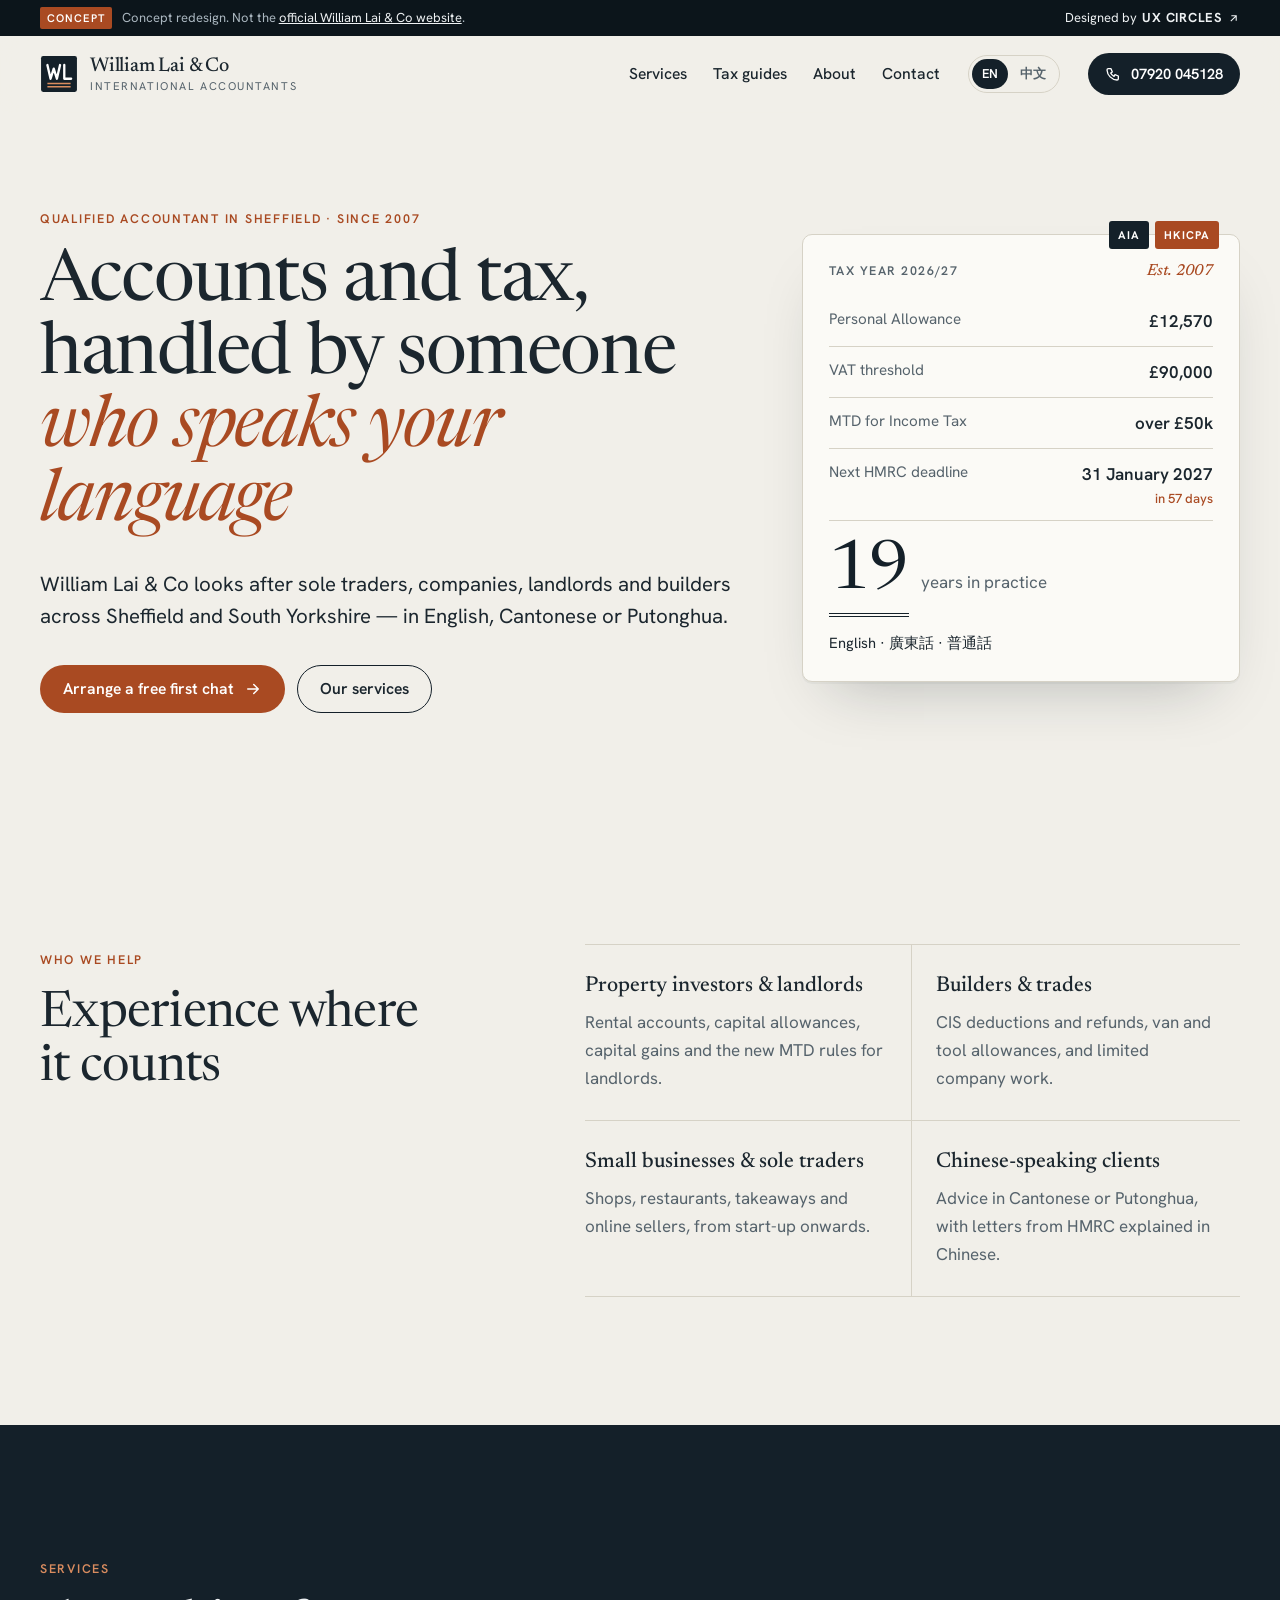
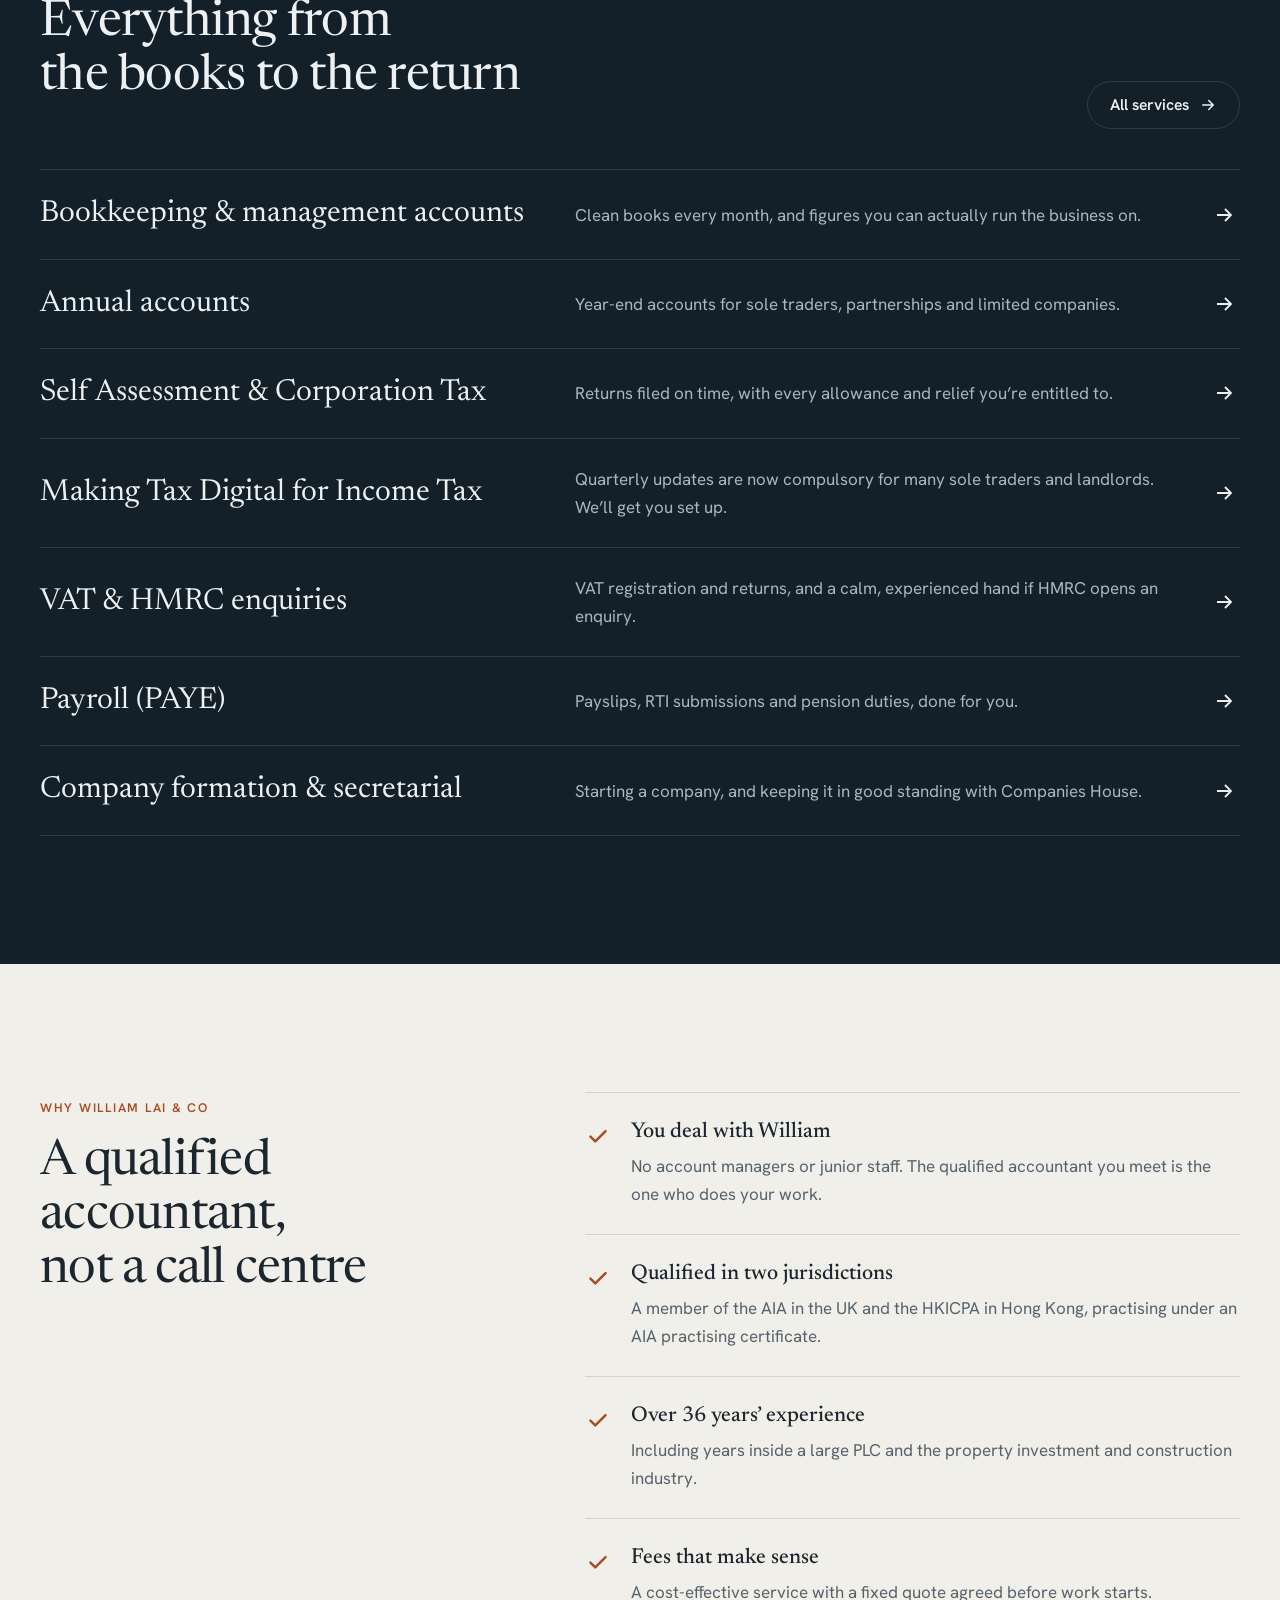
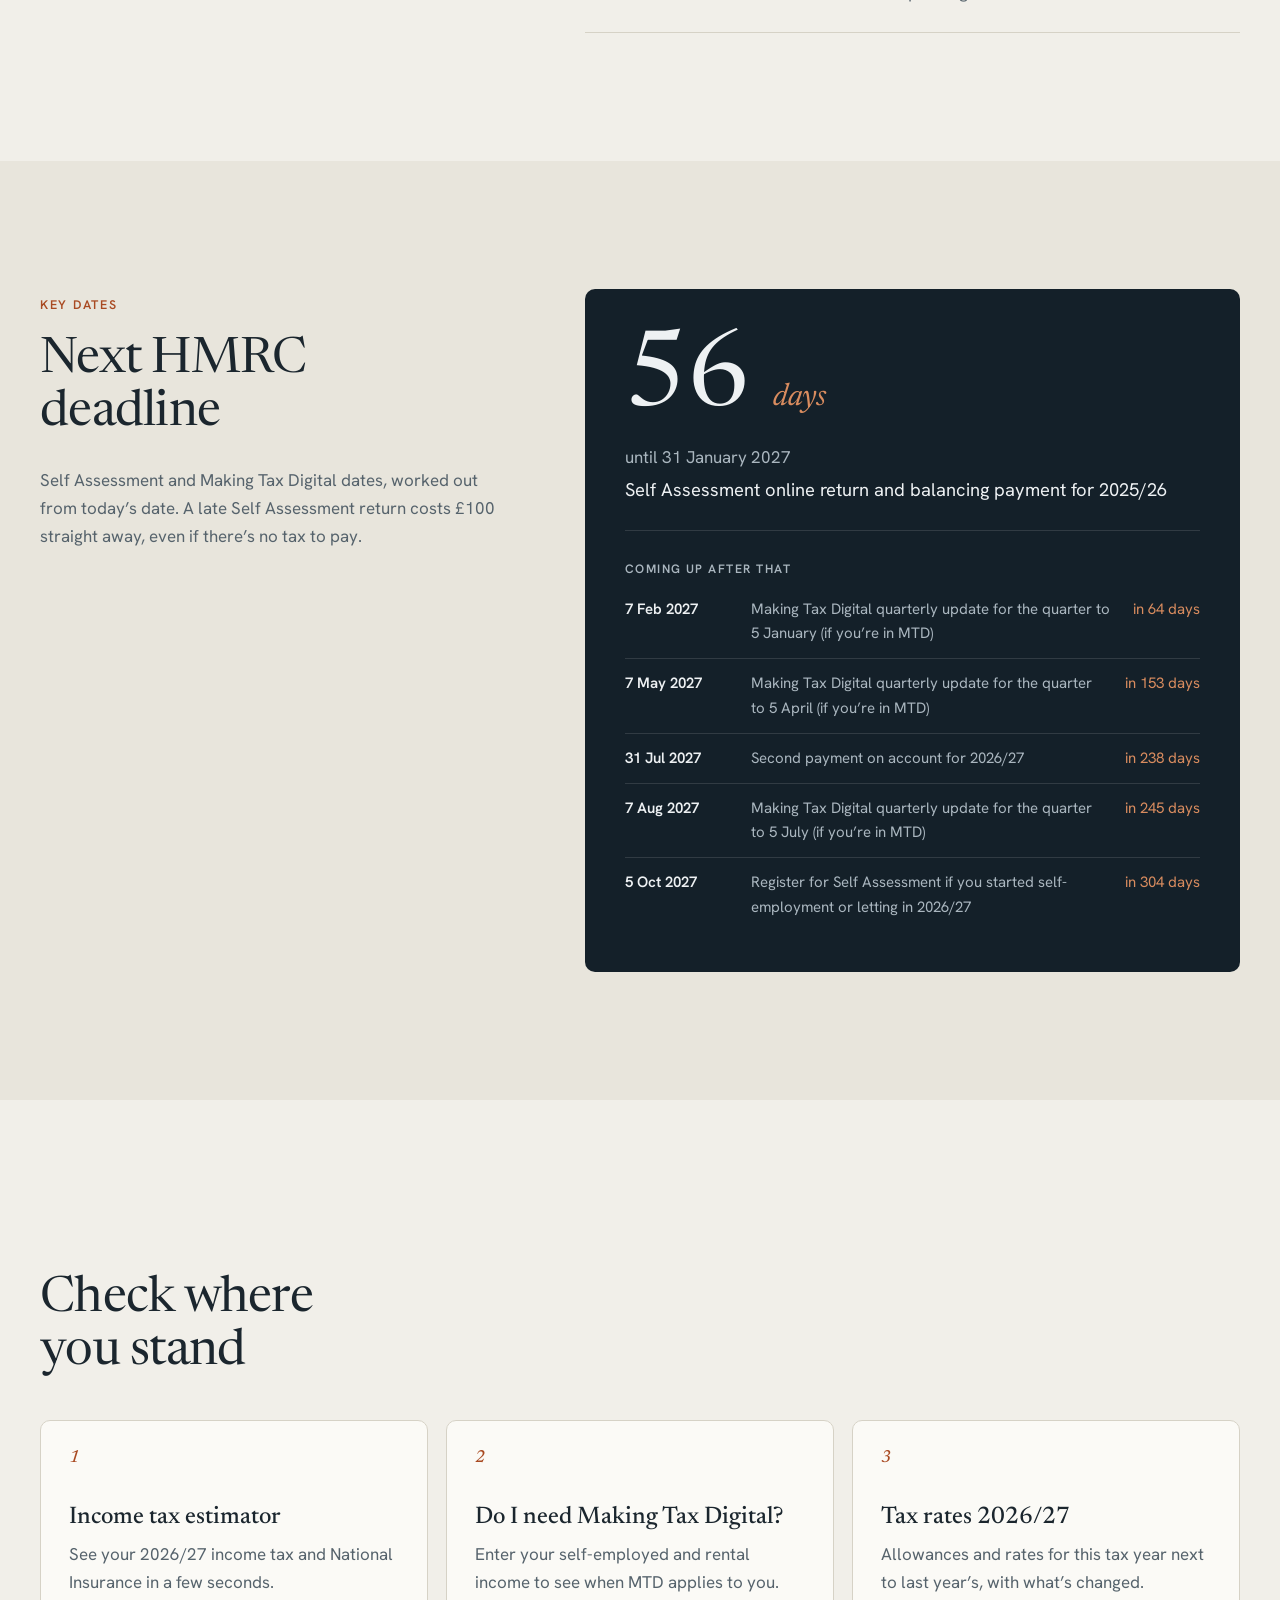
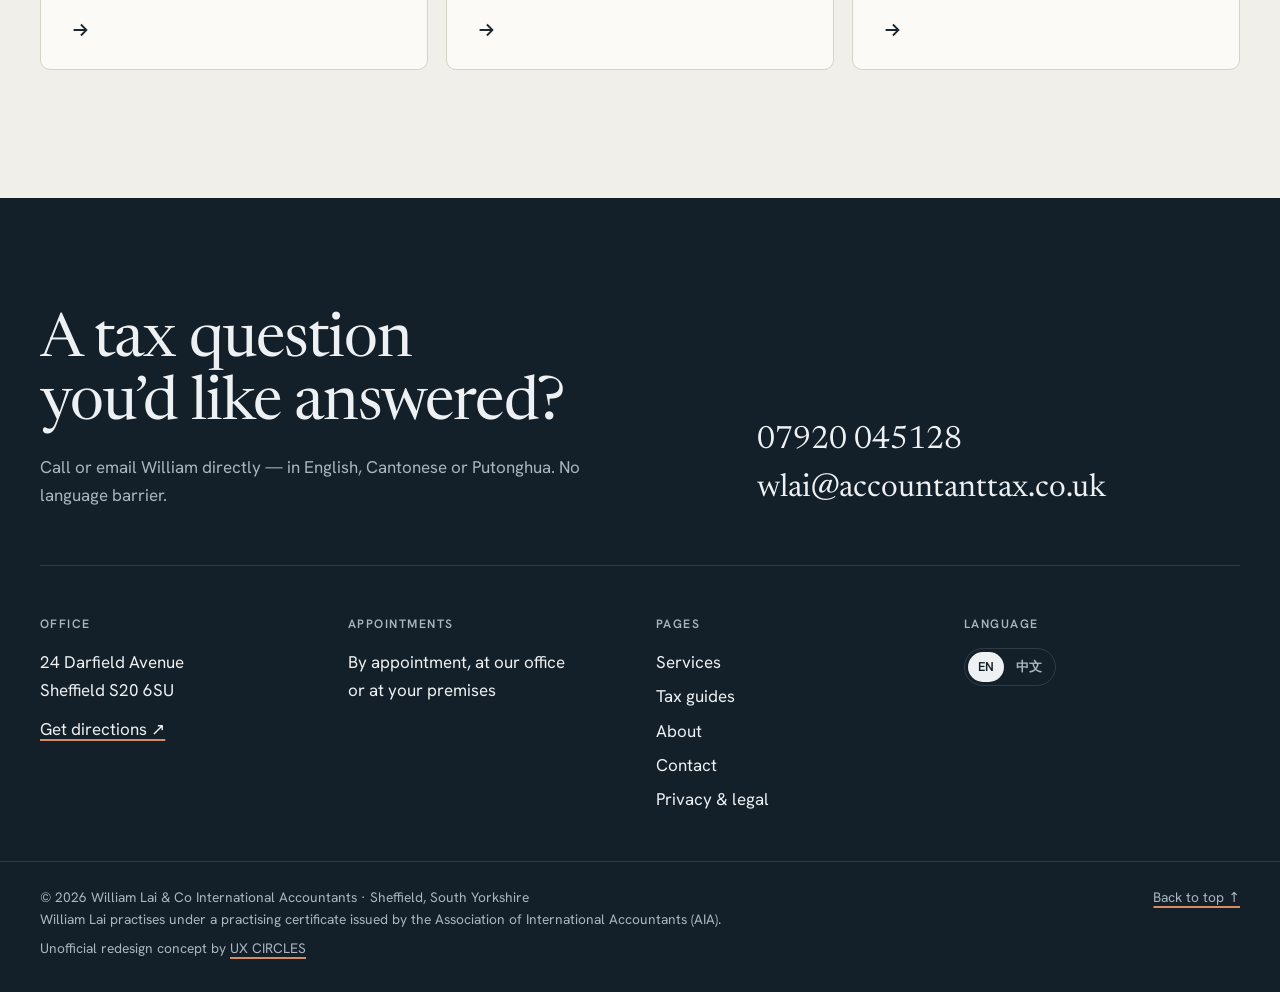
<file: index.html>
<!doctype html>
<html lang="en-GB">
<head>
<meta charset="utf-8">
<meta name="viewport" content="width=device-width, initial-scale=1">
<meta name="robots" content="noindex, nofollow">
<title>William Lai &amp; Co | Accountants in Sheffield · English &amp; Chinese</title>
<meta name="description" content="Qualified accountant in Sheffield since 2007: accounts, Self Assessment, Corporation Tax, VAT, payroll and Making Tax Digital. English, Cantonese and Putonghua.">
<link rel="canonical" href="https://accountanttax.co.uk/">
<link rel="alternate" hreflang="en-GB" href="https://accountanttax.co.uk/">
<link rel="alternate" hreflang="zh-Hant" href="https://accountanttax.co.uk/zh/">
<link rel="alternate" hreflang="x-default" href="https://accountanttax.co.uk/">
<meta property="og:title" content="William Lai &amp; Co | Accountants in Sheffield · English &amp; Chinese">
<meta property="og:description" content="Qualified accountant in Sheffield since 2007: accounts, Self Assessment, Corporation Tax, VAT, payroll and Making Tax Digital. English, Cantonese and Putonghua.">
<meta property="og:type" content="website">
<meta property="og:locale" content="en_GB">
<meta name="theme-color" content="#f1efe9">
<link rel="icon" href="assets/img/favicon.svg" type="image/svg+xml">
<link rel="icon" href="assets/img/favicon.png" type="image/png" sizes="64x64">
<link rel="apple-touch-icon" href="assets/img/apple-touch-icon.png">
<link rel="preload" href="assets/fonts/newsreader.woff2" as="font" type="font/woff2" crossorigin>
<link rel="preload" href="assets/fonts/hanken-grotesk.woff2" as="font" type="font/woff2" crossorigin>
<link rel="stylesheet" href="assets/css/style.css?v=f42f1013">
<script>document.documentElement.classList.add("js")</script>
<script type="application/ld+json">{"@context": "https://schema.org", "@type": "AccountingService", "name": "William Lai & Co International Accountants", "url": "https://accountanttax.co.uk/", "telephone": "+44 7920 045128", "email": "wlai@accountanttax.co.uk", "foundingDate": "2007", "founder": {"@type": "Person", "name": "William Lai", "memberOf": [{"@type": "Organization", "name": "Association of International Accountants"}, {"@type": "Organization", "name": "Hong Kong Institute of Certified Public Accountants"}]}, "address": {"@type": "PostalAddress", "streetAddress": "24 Darfield Avenue", "addressLocality": "Sheffield", "postalCode": "S20 6SU", "addressCountry": "GB"}, "areaServed": ["Sheffield", "South Yorkshire", "United Kingdom"], "knowsLanguage": ["en", "yue", "cmn"]}</script>
</head>
<body class="home">
<a class="skip" href="#main">Skip to content</a>
<div class="concept-bar" role="note">
  <div class="wrap concept-inner">
    <p><span class="concept-tag">Concept</span><span class="concept-long">Concept redesign. Not the <a href="https://accountanttax.co.uk/" target="_blank" rel="noopener">official William Lai &amp; Co website</a>.</span></p>
    <a href="https://ux-circles.com/professionals" target="_blank" rel="noopener"><span class="concept-by">Designed by </span><strong>UX CIRCLES</strong> <svg viewBox="0 0 24 24" aria-hidden="true"><path d="M7 17 17 7M8 7h9v9"/></svg></a>
  </div>
</div>
<header class="site-header" data-header>
  <div class="wrap header-inner">
    <a class="brand" href="./" aria-label="William Lai &amp; Co — home">
      <svg class="mark" viewBox="0 0 36 36" aria-hidden="true">
  <rect class="mark-box" x="1" y="1" width="34" height="34" rx="2"/>
  <path class="mark-wl" d="M7 9.5l3 13 3-9.5 3 9.5 3-13M23 9.5v13h6.5"/>
  <path class="mark-rule" d="M7 27h22M7 30h22"/>
</svg>
      <span class="brand-text"><span class="brand-name">William Lai &amp; Co</span><span class="brand-sub">International Accountants</span></span>
    </a>
    <nav class="main-nav" aria-label="Main"><a href="services.html">Services</a><a href="guides.html">Tax guides</a><a href="about.html">About</a><a href="contact.html">Contact</a></nav>
    <div class="lang" role="group" aria-label="Language / 語言"><a href="./" lang="en-GB" hreflang="en-GB" aria-current="true">EN</a><a href="zh/" lang="zh-Hant" hreflang="zh-Hant">中文</a></div>
    <a class="btn btn-ink header-cta" href="tel:+447920045128"><svg viewBox="0 0 24 24" aria-hidden="true"><path d="M5 4h4l2 5-2.5 1.5a11 11 0 0 0 5 5L15 13l5 2v4a2 2 0 0 1-2 2A16 16 0 0 1 3 6a2 2 0 0 1 2-2"/></svg><span>07920 045128</span></a>
    <button class="menu-btn" aria-expanded="false" aria-controls="menu"><span class="menu-lines"><span></span><span></span></span><span class="sr">Menu</span></button>
  </div>
</header>
<div class="menu" id="menu" hidden>
  <div class="wrap menu-inner">
    <ul class="menu-links"><li><a href="services.html">Services</a></li><li><a href="guides.html">Tax guides</a></li><li><a href="about.html">About</a></li><li><a href="contact.html">Contact</a></li></ul>
    <div class="menu-foot">
      <a href="tel:+447920045128">07920 045128</a>
      <a href="mailto:wlai@accountanttax.co.uk">wlai@accountanttax.co.uk</a>
      <div class="lang" role="group" aria-label="Language / 語言"><a href="./" lang="en-GB" hreflang="en-GB" aria-current="true">EN</a><a href="zh/" lang="zh-Hant" hreflang="zh-Hant">中文</a></div>
    </div>
  </div>
</div>
<main id="main">
<section class="hero">
  <div class="wrap hero-grid">
    <div class="hero-copy">
      <p class="label reveal-up">Qualified accountant in Sheffield · since 2007</p>
      <h1 class="display split"><span class="line"><span>Accounts and tax,</span></span><span class="line"><span>handled by someone</span></span><span class="line"><span><em>who speaks your language</em></span></span></h1>
      <p class="lead reveal-up">William Lai &amp; Co looks after sole traders, companies, landlords and builders across Sheffield and South Yorkshire — in English, Cantonese or Putonghua.</p>
      <div class="hero-ctas reveal-up"><a class="btn btn-accent" href="contact.html"><span>Arrange a free first chat</span><svg viewBox="0 0 24 24" aria-hidden="true"><path d="M5 12h14M13 6l6 6-6 6"/></svg></a><a class="btn btn-line" href="services.html">Our services</a></div>
    </div>
    <aside class="ledger reveal-up" aria-label="Tax year 2026/27">
      <p class="ledger-h"><span>Tax year 2026/27</span><span class="ledger-est">Est. 2007</span></p>
      <dl class="ledger-rows">
        <div><dt>Personal Allowance</dt><dd>£12,570</dd></div>
        <div><dt>VAT threshold</dt><dd>£90,000</dd></div>
        <div><dt>MTD for Income Tax</dt><dd>over £50k</dd></div>
        <div class="ledger-next" data-next-deadline hidden><dt>Next HMRC deadline</dt><dd><span data-dl-date></span><small data-dl-in></small></dd></div>
      </dl>
      <div class="ledger-total">
        <p><span class="ledger-num" data-since="2007">19</span><span>years in practice</span></p>
        <p class="ledger-langs">English · 廣東話 · 普通話</p>
      </div>
      <div class="ledger-badges"><span>AIA</span><span>HKICPA</span></div>
    </aside>
  </div>
</section>

<section class="section" aria-labelledby="who-h">
  <div class="wrap split-grid">
    <div class="sticky-col">
      <p class="label reveal-up">Who we help</p>
      <h2 class="h2 split" id="who-h"><span class="line"><span>Experience where</span></span><span class="line"><span>it counts</span></span></h2>
    </div>
    <ul class="who-list">
        <li class="who-item reveal-up"><h3>Property investors &amp; landlords</h3><p>Rental accounts, capital allowances, capital gains and the new MTD rules for landlords.</p></li>
        <li class="who-item reveal-up"><h3>Builders &amp; trades</h3><p>CIS deductions and refunds, van and tool allowances, and limited company work.</p></li>
        <li class="who-item reveal-up"><h3>Small businesses &amp; sole traders</h3><p>Shops, restaurants, takeaways and online sellers, from start-up onwards.</p></li>
        <li class="who-item reveal-up"><h3>Chinese-speaking clients</h3><p>Advice in Cantonese or Putonghua, with letters from HMRC explained in Chinese.</p></li>
    </ul>
  </div>
</section>

<section class="section section-ink" aria-labelledby="svc-h">
  <div class="wrap">
    <div class="sec-head">
      <div><p class="label reveal-up">Services</p>
      <h2 class="h2 split" id="svc-h"><span class="line"><span>Everything from</span></span><span class="line"><span>the books to the return</span></span></h2></div>
      <a class="btn btn-on-ink" href="services.html"><span>All services</span><svg viewBox="0 0 24 24" aria-hidden="true"><path d="M5 12h14M13 6l6 6-6 6"/></svg></a>
    </div>
    <ul class="svc-list">
        <li class="svc-row reveal-up"><a href="services.html#bookkeeping"><span class="svc-t">Bookkeeping &amp; management accounts</span><span class="svc-s">Clean books every month, and figures you can actually run the business on.</span><svg viewBox="0 0 24 24" aria-hidden="true"><path d="M5 12h14M13 6l6 6-6 6"/></svg></a></li>
        <li class="svc-row reveal-up"><a href="services.html#accounts"><span class="svc-t">Annual accounts</span><span class="svc-s">Year-end accounts for sole traders, partnerships and limited companies.</span><svg viewBox="0 0 24 24" aria-hidden="true"><path d="M5 12h14M13 6l6 6-6 6"/></svg></a></li>
        <li class="svc-row reveal-up"><a href="services.html#tax"><span class="svc-t">Self Assessment &amp; Corporation Tax</span><span class="svc-s">Returns filed on time, with every allowance and relief you’re entitled to.</span><svg viewBox="0 0 24 24" aria-hidden="true"><path d="M5 12h14M13 6l6 6-6 6"/></svg></a></li>
        <li class="svc-row reveal-up"><a href="services.html#mtd"><span class="svc-t">Making Tax Digital for Income Tax</span><span class="svc-s">Quarterly updates are now compulsory for many sole traders and landlords. We’ll get you set up.</span><svg viewBox="0 0 24 24" aria-hidden="true"><path d="M5 12h14M13 6l6 6-6 6"/></svg></a></li>
        <li class="svc-row reveal-up"><a href="services.html#vat"><span class="svc-t">VAT &amp; HMRC enquiries</span><span class="svc-s">VAT registration and returns, and a calm, experienced hand if HMRC opens an enquiry.</span><svg viewBox="0 0 24 24" aria-hidden="true"><path d="M5 12h14M13 6l6 6-6 6"/></svg></a></li>
        <li class="svc-row reveal-up"><a href="services.html#payroll"><span class="svc-t">Payroll (PAYE)</span><span class="svc-s">Payslips, RTI submissions and pension duties, done for you.</span><svg viewBox="0 0 24 24" aria-hidden="true"><path d="M5 12h14M13 6l6 6-6 6"/></svg></a></li>
        <li class="svc-row reveal-up"><a href="services.html#company"><span class="svc-t">Company formation &amp; secretarial</span><span class="svc-s">Starting a company, and keeping it in good standing with Companies House.</span><svg viewBox="0 0 24 24" aria-hidden="true"><path d="M5 12h14M13 6l6 6-6 6"/></svg></a></li>
    </ul>
  </div>
</section>

<section class="section" aria-labelledby="why-h">
  <div class="wrap split-grid">
    <div class="sticky-col">
      <p class="label reveal-up">Why William Lai &amp; Co</p>
      <h2 class="h2 split" id="why-h"><span class="line"><span>A qualified accountant,</span></span><span class="line"><span>not a call centre</span></span></h2>
    </div>
    <ul class="why-list">
        <li class="why-item reveal-up"><svg viewBox="0 0 24 24" aria-hidden="true"><path d="m5 12.5 4.5 4.5L19 7.5"/></svg><div><h3>You deal with William</h3><p>No account managers or junior staff. The qualified accountant you meet is the one who does your work.</p></div></li>
        <li class="why-item reveal-up"><svg viewBox="0 0 24 24" aria-hidden="true"><path d="m5 12.5 4.5 4.5L19 7.5"/></svg><div><h3>Qualified in two jurisdictions</h3><p>A member of the AIA in the UK and the HKICPA in Hong Kong, practising under an AIA practising certificate.</p></div></li>
        <li class="why-item reveal-up"><svg viewBox="0 0 24 24" aria-hidden="true"><path d="m5 12.5 4.5 4.5L19 7.5"/></svg><div><h3>Over 36 years’ experience</h3><p>Including years inside a large PLC and the property investment and construction industry.</p></div></li>
        <li class="why-item reveal-up"><svg viewBox="0 0 24 24" aria-hidden="true"><path d="m5 12.5 4.5 4.5L19 7.5"/></svg><div><h3>Fees that make sense</h3><p>A cost-effective service with a fixed quote agreed before work starts.</p></div></li>
    </ul>
  </div>
</section>

<section class="section deadlines" id="key-dates" aria-labelledby="kd-h">
  <div class="wrap dl-grid" data-countdown>
    <div>
      <p class="label reveal-up">Key dates</p>
      <h2 class="h2 split" id="kd-h"><span class="line"><span>Next HMRC</span></span><span class="line"><span>deadline</span></span></h2>
      <p class="muted reveal-up">Self Assessment and Making Tax Digital dates, worked out from today’s date. A late Self Assessment return costs £100 straight away, even if there’s no tax to pay.</p>
    </div>
    <div class="dl-card reveal-up">
      <p class="dl-big"><span data-cd-days>—</span> <span class="dl-unit" data-cd-unit></span></p>
      <p class="dl-until" data-cd-until></p>
      <p class="dl-what" data-cd-what></p>
      <h3 class="dl-after">Coming up after that</h3>
      <ol class="dl-list" data-deadlines></ol>
    </div>
  </div>
</section>

<section class="section" aria-labelledby="tools-h">
  <div class="wrap">
    <p class="label reveal-up">Free tools</p>
    <h2 class="h2 split" id="tools-h"><span class="line"><span>Check where</span></span><span class="line"><span>you stand</span></span></h2>
    <div class="tool-grid">
        <a class="tool-card reveal-up" href="guides.html#estimator"><span class="tool-n">1</span><h3>Income tax estimator</h3><p>See your 2026/27 income tax and National Insurance in a few seconds.</p><svg viewBox="0 0 24 24" aria-hidden="true"><path d="M5 12h14M13 6l6 6-6 6"/></svg></a>
        <a class="tool-card reveal-up" href="guides.html#mtd"><span class="tool-n">2</span><h3>Do I need Making Tax Digital?</h3><p>Enter your self-employed and rental income to see when MTD applies to you.</p><svg viewBox="0 0 24 24" aria-hidden="true"><path d="M5 12h14M13 6l6 6-6 6"/></svg></a>
        <a class="tool-card reveal-up" href="guides.html#rates"><span class="tool-n">3</span><h3>Tax rates 2026/27</h3><p>Allowances and rates for this tax year next to last year’s, with what’s changed.</p><svg viewBox="0 0 24 24" aria-hidden="true"><path d="M5 12h14M13 6l6 6-6 6"/></svg></a>
    </div>
  </div>
</section>
</main>
<footer class="site-footer">
  <div class="wrap">
    <div class="footer-top">
      <div>
        <h2 class="footer-q split"><span class="line"><span>A tax question</span></span><span class="line"><span>you’d like answered?</span></span></h2>
        <p class="footer-lead">Call or email William directly — in English, Cantonese or Putonghua. No language barrier.</p>
      </div>
      <div class="footer-contact">
        <a class="big-link" href="tel:+447920045128">07920 045128</a>
        <a class="big-link" href="mailto:wlai@accountanttax.co.uk">wlai@accountanttax.co.uk</a>
      </div>
    </div>
    <div class="footer-grid">
      <div><h3 class="f-h">Office</h3><p>24 Darfield Avenue<br>Sheffield S20 6SU</p><p><a class="u" href="https://www.google.com/maps/search/?api=1&query=24+Darfield+Avenue+Sheffield+S20+6SU" rel="noopener" target="_blank">Get directions ↗</a></p></div>
      <div><h3 class="f-h">Appointments</h3><p>By appointment, at our office<br>or at your premises</p></div>
      <div><h3 class="f-h">Pages</h3><ul class="f-links"><li><a href="services.html">Services</a></li><li><a href="guides.html">Tax guides</a></li><li><a href="about.html">About</a></li><li><a href="contact.html">Contact</a></li><li><a href="legal.html">Privacy &amp; legal</a></li></ul></div>
      <div><h3 class="f-h">Language</h3><div class="lang" role="group" aria-label="Language / 語言"><a href="./" lang="en-GB" hreflang="en-GB" aria-current="true">EN</a><a href="zh/" lang="zh-Hant" hreflang="zh-Hant">中文</a></div></div>
    </div>
  </div>
  <div class="wrap footer-base">
    <span>© <span data-year>2026</span> William Lai &amp; Co International Accountants · Sheffield, South Yorkshire<br>William Lai practises under a practising certificate issued by the Association of International Accountants (AIA).<br><span class="concept-note">Unofficial redesign concept by <a class="u" href="https://ux-circles.com/professionals" target="_blank" rel="noopener">UX CIRCLES</a></span></span>
    <a href="#main" class="u">Back to top ↑</a>
  </div>
</footer>
<nav class="action-bar" aria-label="Quick contact">
  <a href="tel:+447920045128"><svg viewBox="0 0 24 24" aria-hidden="true"><path d="M5 4h4l2 5-2.5 1.5a11 11 0 0 0 5 5L15 13l5 2v4a2 2 0 0 1-2 2A16 16 0 0 1 3 6a2 2 0 0 1 2-2"/></svg><span>Call</span></a>
  <a href="mailto:wlai@accountanttax.co.uk"><svg viewBox="0 0 24 24" aria-hidden="true"><rect x="3" y="5" width="18" height="14" rx="2"/><path d="m3 7 9 6 9-6"/></svg><span>Email</span></a>
  <a href="https://www.google.com/maps/search/?api=1&query=24+Darfield+Avenue+Sheffield+S20+6SU" target="_blank" rel="noopener"><svg viewBox="0 0 24 24" aria-hidden="true"><path d="M12 21s-7-6.2-7-12a7 7 0 0 1 14 0c0 5.8-7 12-7 12z"/><circle cx="12" cy="9" r="2.5"/></svg><span>Map</span></a>
</nav>
<script>window.WLAI = {"today": "today", "tomorrow": "tomorrow", "inDays": "in {n} days", "days": "days", "day": "day", "until": "until {date}", "dl": {"jan": "Self Assessment online return and balancing payment for {ty}", "jul": "Second payment on account for {ty}", "oct5": "Register for Self Assessment if you started self-employment or letting in {ty}", "oct31": "Paper Self Assessment return deadline for {ty}", "mtd": "Making Tax Digital quarterly update for the quarter to {end} (if you’re in MTD)"}, "tax": {"tax": "Income tax", "ni": "National Insurance", "total": "Total tax and NI", "take": "Left after tax and NI", "eff": "Overall rate", "pa": "Personal Allowance used", "c1": "Class 1 (employee)", "c4": "Class 4 (self-employed)"}, "mtd": {"in26": "<strong>You’re in from 6 April 2026.</strong> Your 2024/25 qualifying income was over £50,000, so you should already be keeping digital records and sending quarterly updates. The next update is due on {next}.", "in27": "<strong>You’ll need to join from 6 April 2027</strong>, if your 2025/26 qualifying income is also over £30,000. Start using MTD-compatible software before then.", "in28": "<strong>You’ll need to join from 6 April 2028</strong>, if your 2026/27 qualifying income is also over £20,000.", "out": "<strong>Not required yet.</strong> At £20,000 or less, you’re below every threshold announced so far. You can still sign up voluntarily."}, "mailSubject": "Website enquiry", "mailName": "Name", "mailPhone": "Phone", "mailLang": "Preferred language", "mailService": "Service"};</script>
<script src="assets/js/main.js?v=4d3c659e" defer></script>
</body>
</html>
</file>
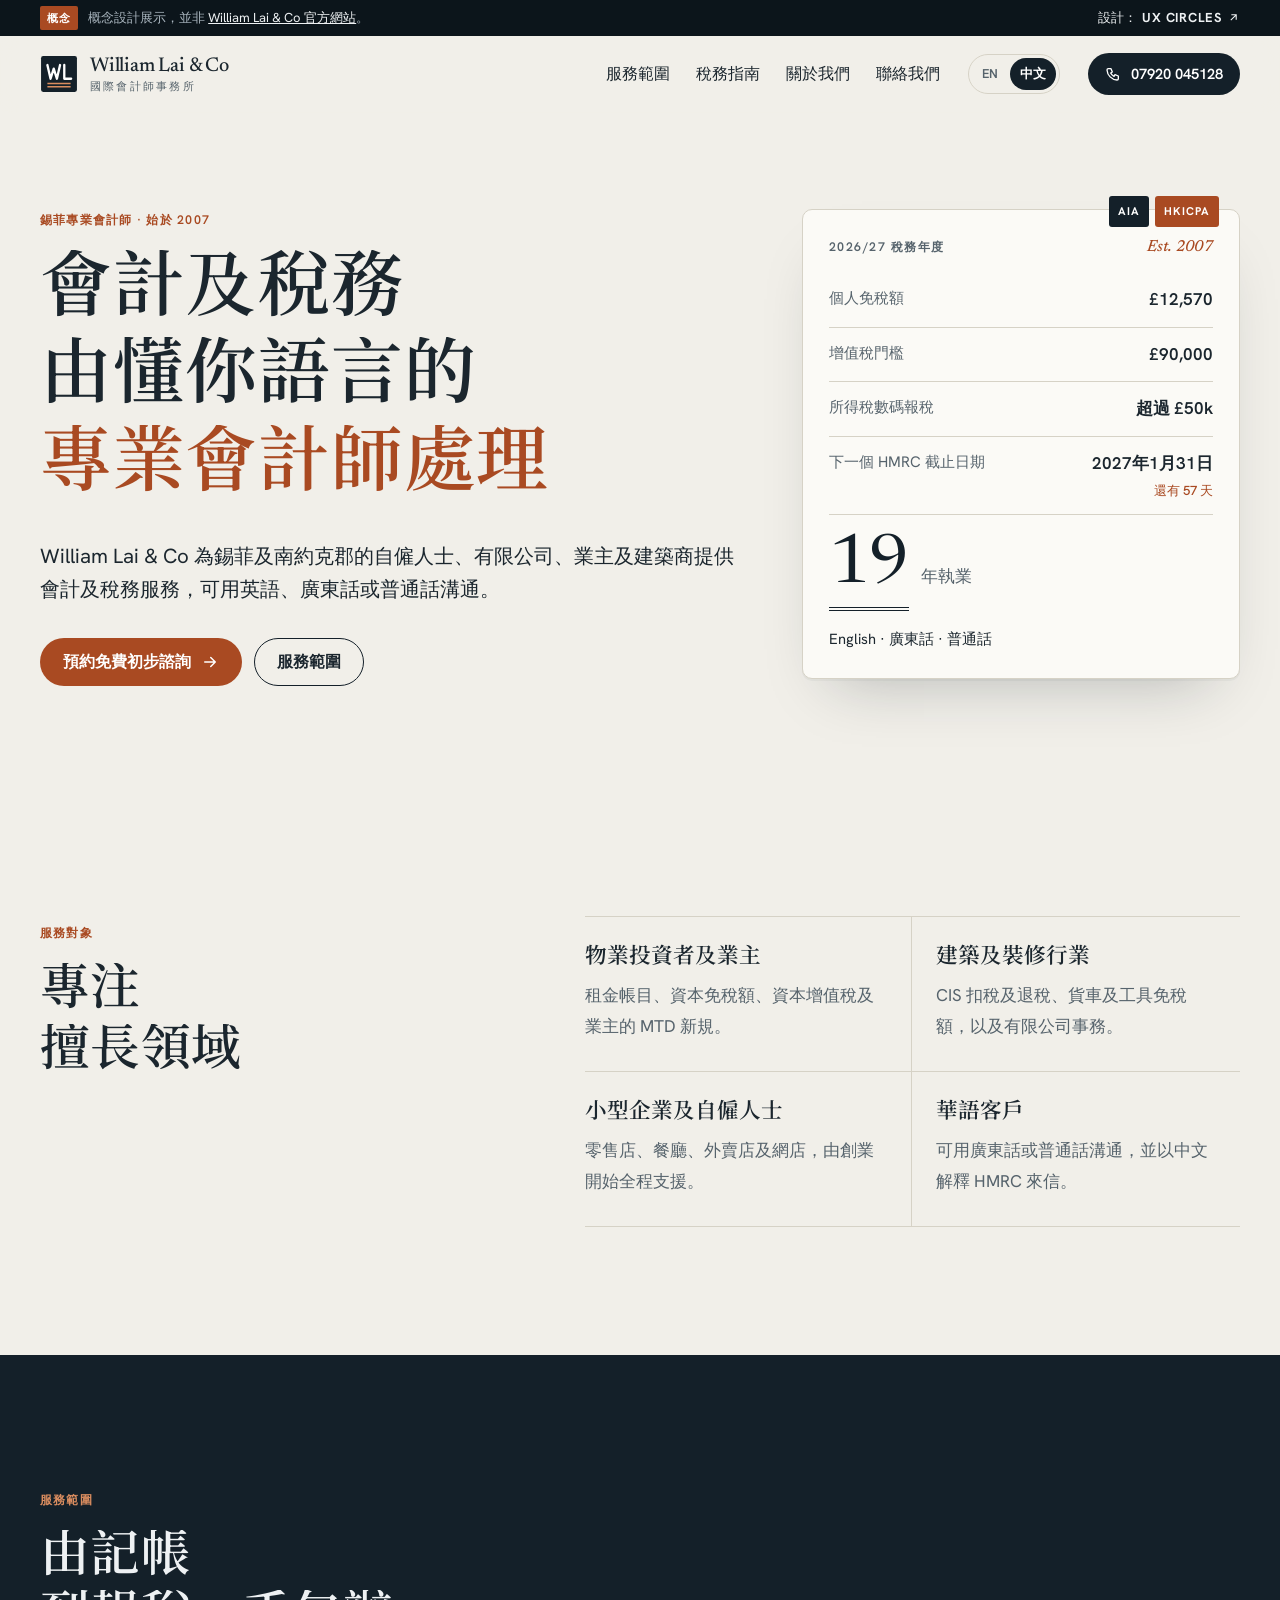
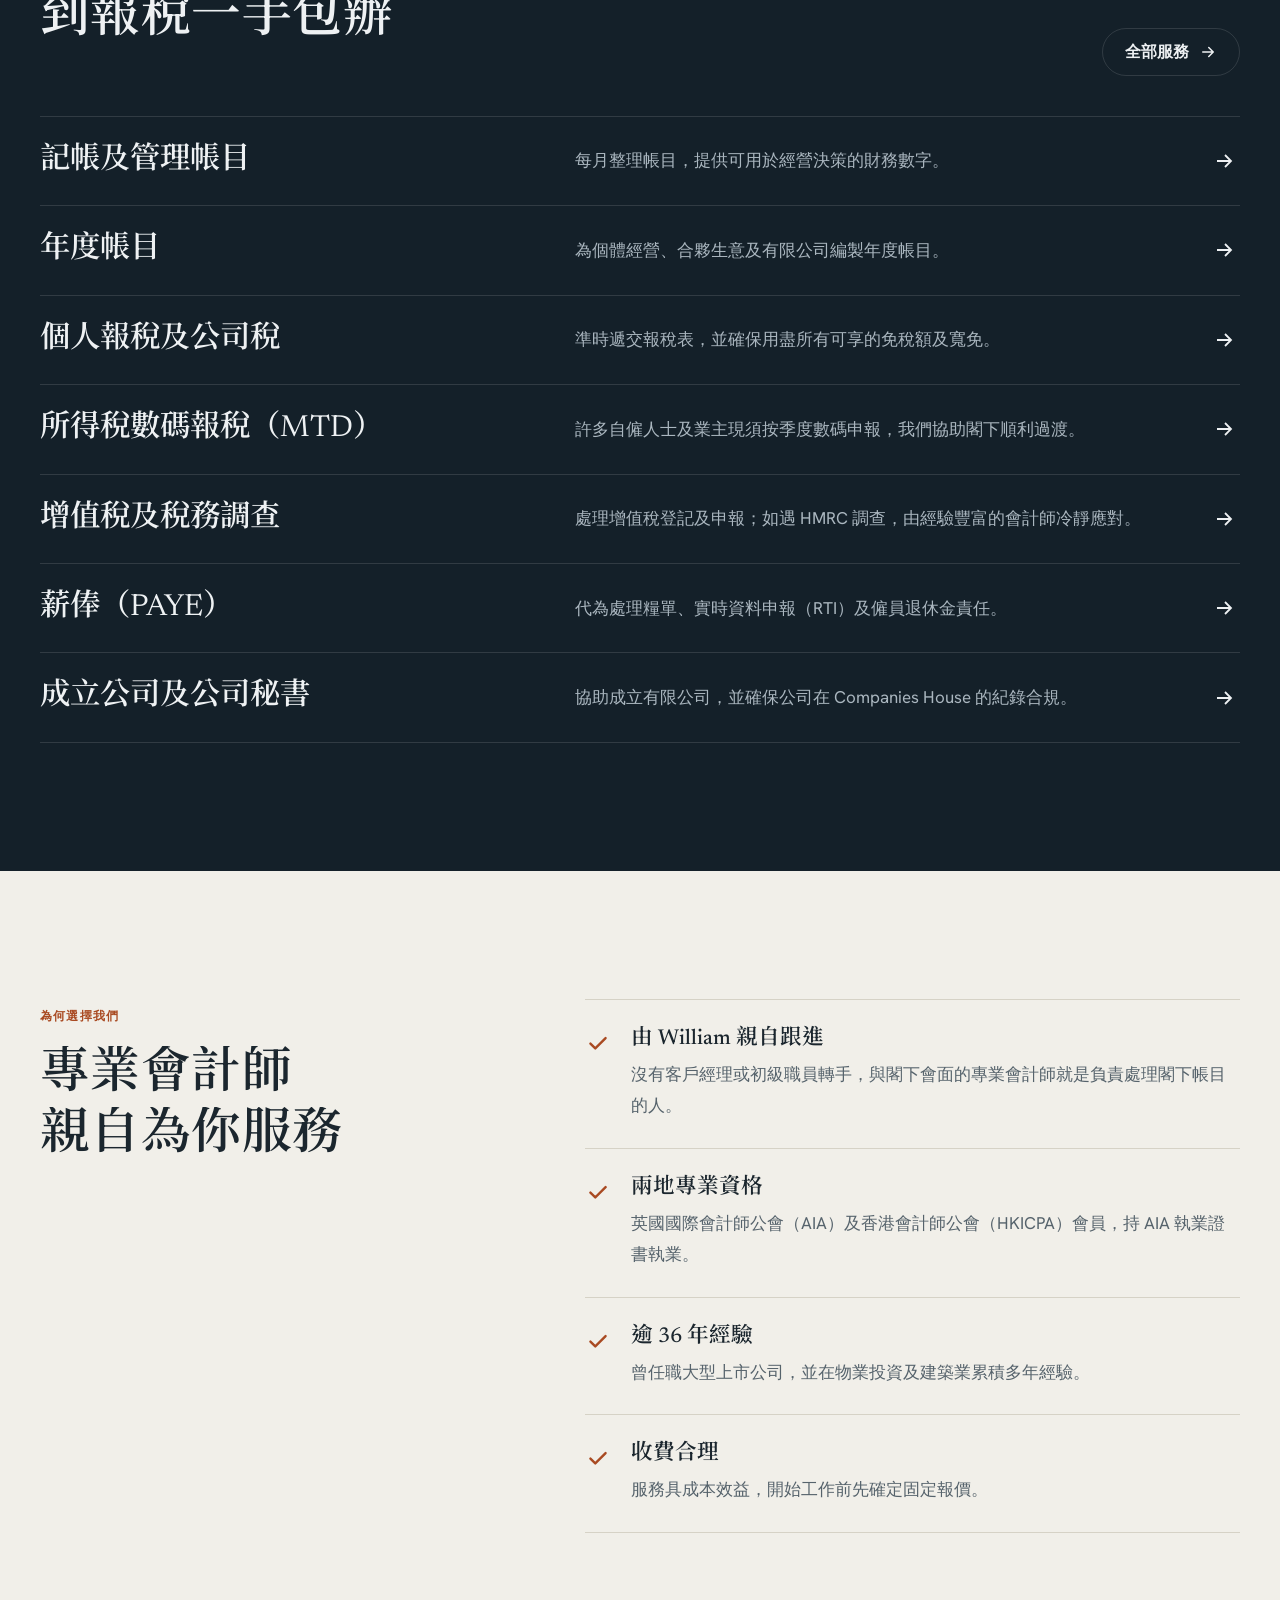
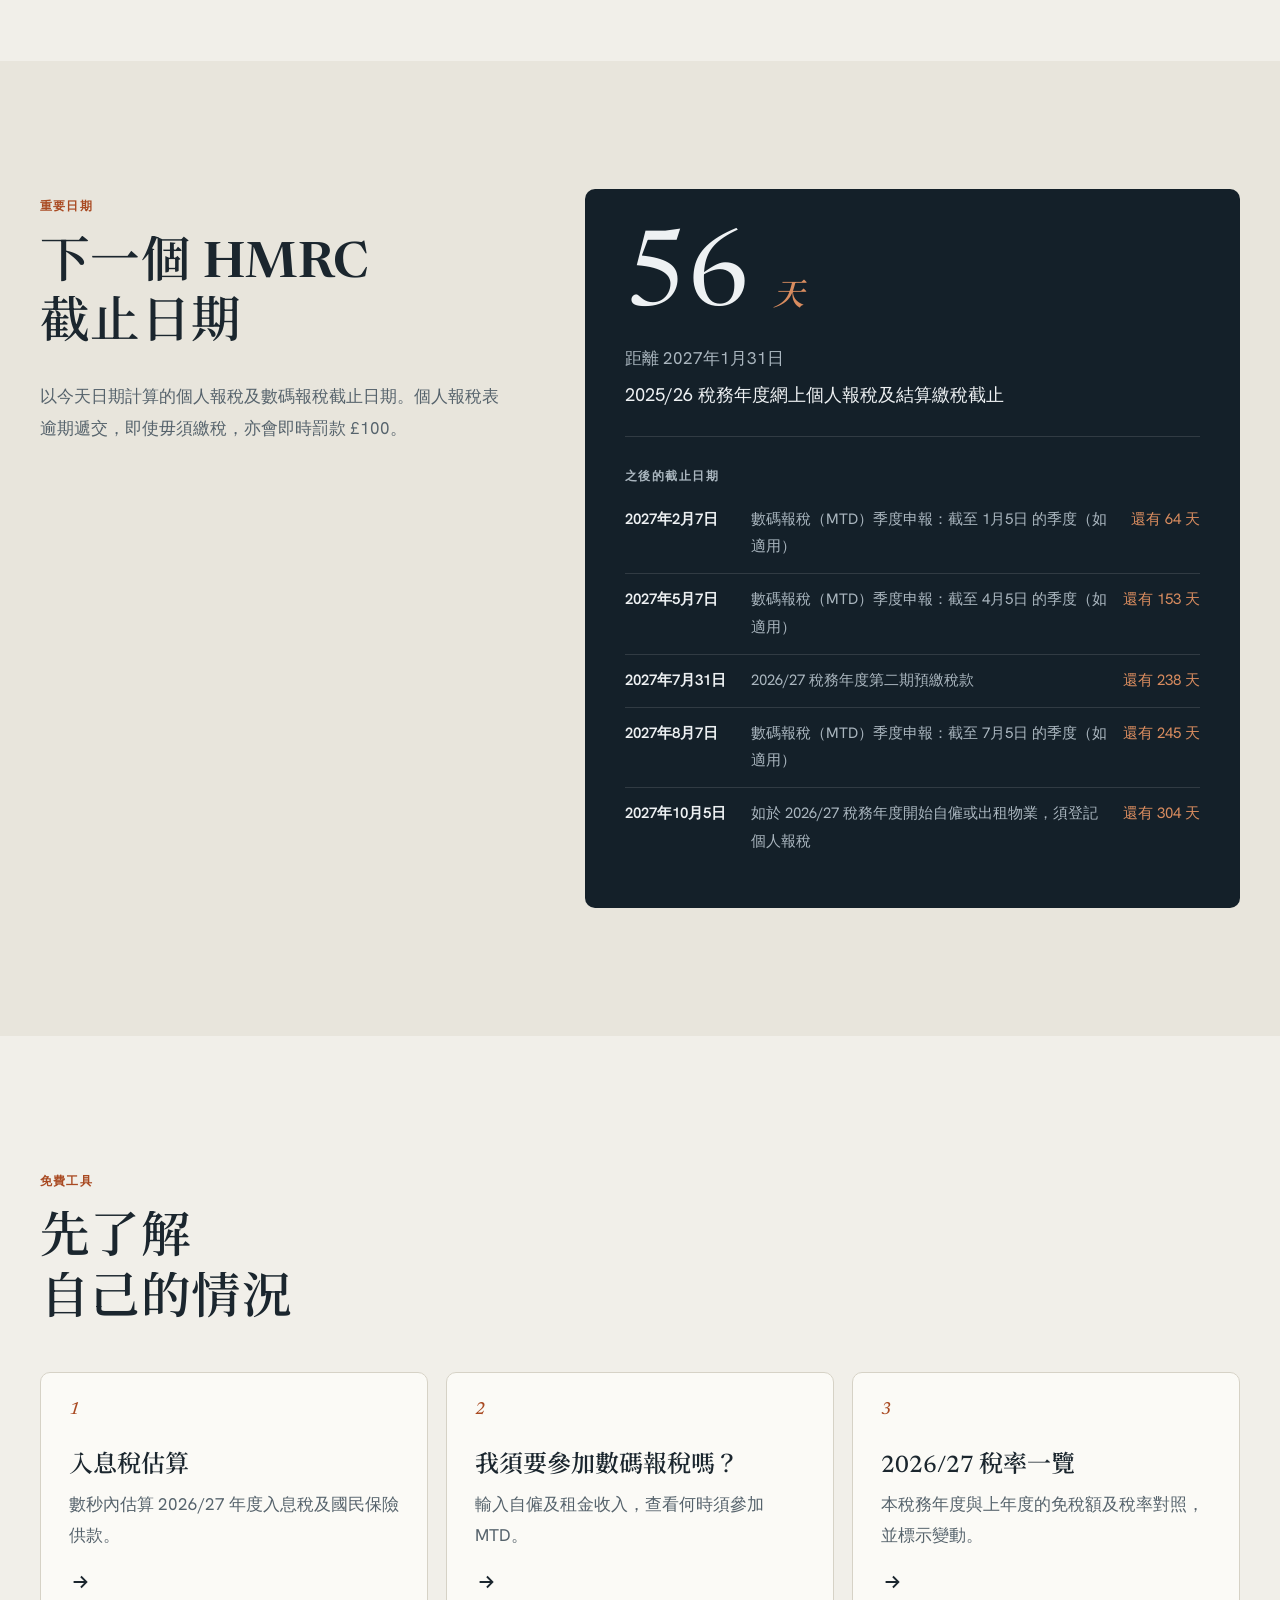
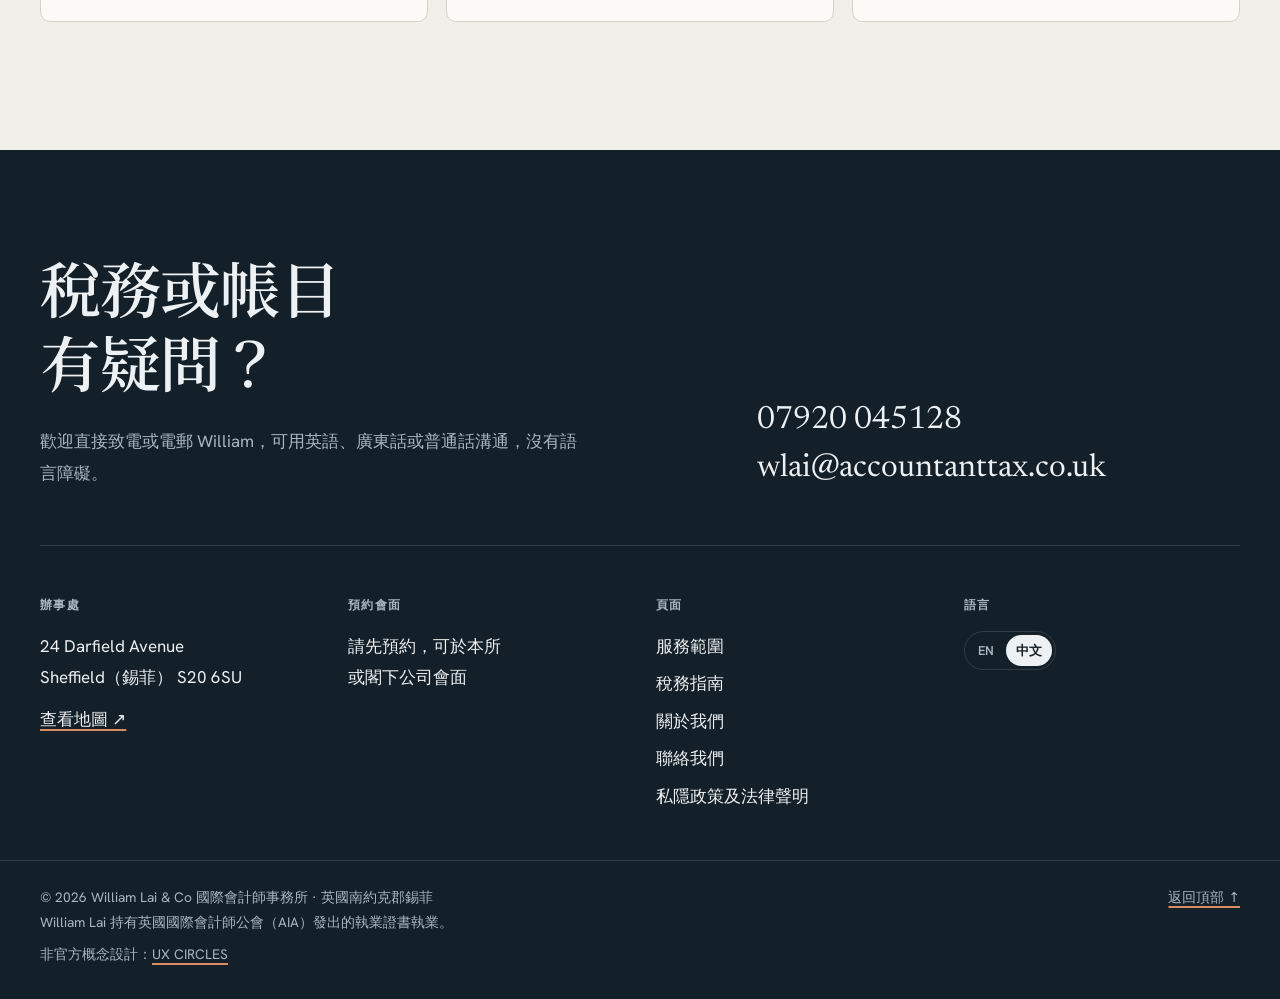
<file: zh/index.html>
<!doctype html>
<html lang="zh-Hant">
<head>
<meta charset="utf-8">
<meta name="viewport" content="width=device-width, initial-scale=1">
<meta name="robots" content="noindex, nofollow">
<title>William Lai &amp; Co | 錫菲會計師 · 中英雙語會計及稅務服務</title>
<meta name="description" content="自 2007 年起於錫菲執業的專業會計師：帳目、個人報稅、公司稅、增值稅、薪俸及數碼報稅，可用英語、廣東話及普通話溝通。">
<link rel="canonical" href="https://accountanttax.co.uk/zh/">
<link rel="alternate" hreflang="en-GB" href="https://accountanttax.co.uk/">
<link rel="alternate" hreflang="zh-Hant" href="https://accountanttax.co.uk/zh/">
<link rel="alternate" hreflang="x-default" href="https://accountanttax.co.uk/">
<meta property="og:title" content="William Lai &amp; Co | 錫菲會計師 · 中英雙語會計及稅務服務">
<meta property="og:description" content="自 2007 年起於錫菲執業的專業會計師：帳目、個人報稅、公司稅、增值稅、薪俸及數碼報稅，可用英語、廣東話及普通話溝通。">
<meta property="og:type" content="website">
<meta property="og:locale" content="zh_HK">
<meta name="theme-color" content="#f1efe9">
<link rel="icon" href="../assets/img/favicon.svg" type="image/svg+xml">
<link rel="icon" href="../assets/img/favicon.png" type="image/png" sizes="64x64">
<link rel="apple-touch-icon" href="../assets/img/apple-touch-icon.png">
<link rel="preload" href="../assets/fonts/newsreader.woff2" as="font" type="font/woff2" crossorigin>
<link rel="preload" href="../assets/fonts/noto-serif-tc-600.woff2" as="font" type="font/woff2" crossorigin>
<link rel="stylesheet" href="../assets/css/style.css?v=f42f1013">
<script>document.documentElement.classList.add("js")</script>
<script type="application/ld+json">{"@context": "https://schema.org", "@type": "AccountingService", "name": "William Lai & Co International Accountants", "url": "https://accountanttax.co.uk/", "telephone": "+44 7920 045128", "email": "wlai@accountanttax.co.uk", "foundingDate": "2007", "founder": {"@type": "Person", "name": "William Lai", "memberOf": [{"@type": "Organization", "name": "Association of International Accountants"}, {"@type": "Organization", "name": "Hong Kong Institute of Certified Public Accountants"}]}, "address": {"@type": "PostalAddress", "streetAddress": "24 Darfield Avenue", "addressLocality": "Sheffield", "postalCode": "S20 6SU", "addressCountry": "GB"}, "areaServed": ["Sheffield", "South Yorkshire", "United Kingdom"], "knowsLanguage": ["en", "yue", "cmn"]}</script>
</head>
<body class="home">
<a class="skip" href="#main">跳至正文</a>
<div class="concept-bar" role="note">
  <div class="wrap concept-inner">
    <p><span class="concept-tag">概念</span><span class="concept-long">概念設計展示，並非 <a href="https://accountanttax.co.uk/" target="_blank" rel="noopener">William Lai &amp; Co 官方網站</a>。</span></p>
    <a href="https://ux-circles.com/professionals" target="_blank" rel="noopener"><span class="concept-by">設計：</span><strong>UX CIRCLES</strong> <svg viewBox="0 0 24 24" aria-hidden="true"><path d="M7 17 17 7M8 7h9v9"/></svg></a>
  </div>
</div>
<header class="site-header" data-header>
  <div class="wrap header-inner">
    <a class="brand" href="./" aria-label="William Lai &amp; Co — 主頁">
      <svg class="mark" viewBox="0 0 36 36" aria-hidden="true">
  <rect class="mark-box" x="1" y="1" width="34" height="34" rx="2"/>
  <path class="mark-wl" d="M7 9.5l3 13 3-9.5 3 9.5 3-13M23 9.5v13h6.5"/>
  <path class="mark-rule" d="M7 27h22M7 30h22"/>
</svg>
      <span class="brand-text"><span class="brand-name">William Lai &amp; Co</span><span class="brand-sub">國際會計師事務所</span></span>
    </a>
    <nav class="main-nav" aria-label="Main"><a href="services.html">服務範圍</a><a href="guides.html">稅務指南</a><a href="about.html">關於我們</a><a href="contact.html">聯絡我們</a></nav>
    <div class="lang" role="group" aria-label="Language / 語言"><a href="../" lang="en-GB" hreflang="en-GB">EN</a><a href="../zh/" lang="zh-Hant" hreflang="zh-Hant" aria-current="true">中文</a></div>
    <a class="btn btn-ink header-cta" href="tel:+447920045128"><svg viewBox="0 0 24 24" aria-hidden="true"><path d="M5 4h4l2 5-2.5 1.5a11 11 0 0 0 5 5L15 13l5 2v4a2 2 0 0 1-2 2A16 16 0 0 1 3 6a2 2 0 0 1 2-2"/></svg><span>07920 045128</span></a>
    <button class="menu-btn" aria-expanded="false" aria-controls="menu"><span class="menu-lines"><span></span><span></span></span><span class="sr">選單</span></button>
  </div>
</header>
<div class="menu" id="menu" hidden>
  <div class="wrap menu-inner">
    <ul class="menu-links"><li><a href="services.html">服務範圍</a></li><li><a href="guides.html">稅務指南</a></li><li><a href="about.html">關於我們</a></li><li><a href="contact.html">聯絡我們</a></li></ul>
    <div class="menu-foot">
      <a href="tel:+447920045128">07920 045128</a>
      <a href="mailto:wlai@accountanttax.co.uk">wlai@accountanttax.co.uk</a>
      <div class="lang" role="group" aria-label="Language / 語言"><a href="../" lang="en-GB" hreflang="en-GB">EN</a><a href="../zh/" lang="zh-Hant" hreflang="zh-Hant" aria-current="true">中文</a></div>
    </div>
  </div>
</div>
<main id="main">
<section class="hero">
  <div class="wrap hero-grid">
    <div class="hero-copy">
      <p class="label reveal-up">錫菲專業會計師 · 始於 2007</p>
      <h1 class="display split"><span class="line"><span>會計及稅務</span></span><span class="line"><span>由懂你語言的</span></span><span class="line"><span><em>專業會計師處理</em></span></span></h1>
      <p class="lead reveal-up">William Lai &amp; Co 為錫菲及南約克郡的自僱人士、有限公司、業主及建築商提供會計及稅務服務，可用英語、廣東話或普通話溝通。</p>
      <div class="hero-ctas reveal-up"><a class="btn btn-accent" href="contact.html"><span>預約免費初步諮詢</span><svg viewBox="0 0 24 24" aria-hidden="true"><path d="M5 12h14M13 6l6 6-6 6"/></svg></a><a class="btn btn-line" href="services.html">服務範圍</a></div>
    </div>
    <aside class="ledger reveal-up" aria-label="2026/27 稅務年度">
      <p class="ledger-h"><span>2026/27 稅務年度</span><span class="ledger-est">Est. 2007</span></p>
      <dl class="ledger-rows">
        <div><dt>個人免稅額</dt><dd>£12,570</dd></div>
        <div><dt>增值稅門檻</dt><dd>£90,000</dd></div>
        <div><dt>所得稅數碼報稅</dt><dd>超過 £50k</dd></div>
        <div class="ledger-next" data-next-deadline hidden><dt>下一個 HMRC 截止日期</dt><dd><span data-dl-date></span><small data-dl-in></small></dd></div>
      </dl>
      <div class="ledger-total">
        <p><span class="ledger-num" data-since="2007">19</span><span>年執業</span></p>
        <p class="ledger-langs">English · 廣東話 · 普通話</p>
      </div>
      <div class="ledger-badges"><span>AIA</span><span>HKICPA</span></div>
    </aside>
  </div>
</section>

<section class="section" aria-labelledby="who-h">
  <div class="wrap split-grid">
    <div class="sticky-col">
      <p class="label reveal-up">服務對象</p>
      <h2 class="h2 split" id="who-h"><span class="line"><span>專注</span></span><span class="line"><span>擅長領域</span></span></h2>
    </div>
    <ul class="who-list">
        <li class="who-item reveal-up"><h3>物業投資者及業主</h3><p>租金帳目、資本免稅額、資本增值稅及業主的 MTD 新規。</p></li>
        <li class="who-item reveal-up"><h3>建築及裝修行業</h3><p>CIS 扣稅及退稅、貨車及工具免稅額，以及有限公司事務。</p></li>
        <li class="who-item reveal-up"><h3>小型企業及自僱人士</h3><p>零售店、餐廳、外賣店及網店，由創業開始全程支援。</p></li>
        <li class="who-item reveal-up"><h3>華語客戶</h3><p>可用廣東話或普通話溝通，並以中文解釋 HMRC 來信。</p></li>
    </ul>
  </div>
</section>

<section class="section section-ink" aria-labelledby="svc-h">
  <div class="wrap">
    <div class="sec-head">
      <div><p class="label reveal-up">服務範圍</p>
      <h2 class="h2 split" id="svc-h"><span class="line"><span>由記帳</span></span><span class="line"><span>到報稅一手包辦</span></span></h2></div>
      <a class="btn btn-on-ink" href="services.html"><span>全部服務</span><svg viewBox="0 0 24 24" aria-hidden="true"><path d="M5 12h14M13 6l6 6-6 6"/></svg></a>
    </div>
    <ul class="svc-list">
        <li class="svc-row reveal-up"><a href="services.html#bookkeeping"><span class="svc-t">記帳及管理帳目</span><span class="svc-s">每月整理帳目，提供可用於經營決策的財務數字。</span><svg viewBox="0 0 24 24" aria-hidden="true"><path d="M5 12h14M13 6l6 6-6 6"/></svg></a></li>
        <li class="svc-row reveal-up"><a href="services.html#accounts"><span class="svc-t">年度帳目</span><span class="svc-s">為個體經營、合夥生意及有限公司編製年度帳目。</span><svg viewBox="0 0 24 24" aria-hidden="true"><path d="M5 12h14M13 6l6 6-6 6"/></svg></a></li>
        <li class="svc-row reveal-up"><a href="services.html#tax"><span class="svc-t">個人報稅及公司稅</span><span class="svc-s">準時遞交報稅表，並確保用盡所有可享的免稅額及寬免。</span><svg viewBox="0 0 24 24" aria-hidden="true"><path d="M5 12h14M13 6l6 6-6 6"/></svg></a></li>
        <li class="svc-row reveal-up"><a href="services.html#mtd"><span class="svc-t">所得稅數碼報稅（MTD）</span><span class="svc-s">許多自僱人士及業主現須按季度數碼申報，我們協助閣下順利過渡。</span><svg viewBox="0 0 24 24" aria-hidden="true"><path d="M5 12h14M13 6l6 6-6 6"/></svg></a></li>
        <li class="svc-row reveal-up"><a href="services.html#vat"><span class="svc-t">增值稅及稅務調查</span><span class="svc-s">處理增值稅登記及申報；如遇 HMRC 調查，由經驗豐富的會計師冷靜應對。</span><svg viewBox="0 0 24 24" aria-hidden="true"><path d="M5 12h14M13 6l6 6-6 6"/></svg></a></li>
        <li class="svc-row reveal-up"><a href="services.html#payroll"><span class="svc-t">薪俸（PAYE）</span><span class="svc-s">代為處理糧單、實時資料申報（RTI）及僱員退休金責任。</span><svg viewBox="0 0 24 24" aria-hidden="true"><path d="M5 12h14M13 6l6 6-6 6"/></svg></a></li>
        <li class="svc-row reveal-up"><a href="services.html#company"><span class="svc-t">成立公司及公司秘書</span><span class="svc-s">協助成立有限公司，並確保公司在 Companies House 的紀錄合規。</span><svg viewBox="0 0 24 24" aria-hidden="true"><path d="M5 12h14M13 6l6 6-6 6"/></svg></a></li>
    </ul>
  </div>
</section>

<section class="section" aria-labelledby="why-h">
  <div class="wrap split-grid">
    <div class="sticky-col">
      <p class="label reveal-up">為何選擇我們</p>
      <h2 class="h2 split" id="why-h"><span class="line"><span>專業會計師</span></span><span class="line"><span>親自為你服務</span></span></h2>
    </div>
    <ul class="why-list">
        <li class="why-item reveal-up"><svg viewBox="0 0 24 24" aria-hidden="true"><path d="m5 12.5 4.5 4.5L19 7.5"/></svg><div><h3>由 William 親自跟進</h3><p>沒有客戶經理或初級職員轉手，與閣下會面的專業會計師就是負責處理閣下帳目的人。</p></div></li>
        <li class="why-item reveal-up"><svg viewBox="0 0 24 24" aria-hidden="true"><path d="m5 12.5 4.5 4.5L19 7.5"/></svg><div><h3>兩地專業資格</h3><p>英國國際會計師公會（AIA）及香港會計師公會（HKICPA）會員，持 AIA 執業證書執業。</p></div></li>
        <li class="why-item reveal-up"><svg viewBox="0 0 24 24" aria-hidden="true"><path d="m5 12.5 4.5 4.5L19 7.5"/></svg><div><h3>逾 36 年經驗</h3><p>曾任職大型上市公司，並在物業投資及建築業累積多年經驗。</p></div></li>
        <li class="why-item reveal-up"><svg viewBox="0 0 24 24" aria-hidden="true"><path d="m5 12.5 4.5 4.5L19 7.5"/></svg><div><h3>收費合理</h3><p>服務具成本效益，開始工作前先確定固定報價。</p></div></li>
    </ul>
  </div>
</section>

<section class="section deadlines" id="key-dates" aria-labelledby="kd-h">
  <div class="wrap dl-grid" data-countdown>
    <div>
      <p class="label reveal-up">重要日期</p>
      <h2 class="h2 split" id="kd-h"><span class="line"><span>下一個 HMRC</span></span><span class="line"><span>截止日期</span></span></h2>
      <p class="muted reveal-up">以今天日期計算的個人報稅及數碼報稅截止日期。個人報稅表逾期遞交，即使毋須繳稅，亦會即時罰款 £100。</p>
    </div>
    <div class="dl-card reveal-up">
      <p class="dl-big"><span data-cd-days>—</span> <span class="dl-unit" data-cd-unit></span></p>
      <p class="dl-until" data-cd-until></p>
      <p class="dl-what" data-cd-what></p>
      <h3 class="dl-after">之後的截止日期</h3>
      <ol class="dl-list" data-deadlines></ol>
    </div>
  </div>
</section>

<section class="section" aria-labelledby="tools-h">
  <div class="wrap">
    <p class="label reveal-up">免費工具</p>
    <h2 class="h2 split" id="tools-h"><span class="line"><span>先了解</span></span><span class="line"><span>自己的情況</span></span></h2>
    <div class="tool-grid">
        <a class="tool-card reveal-up" href="guides.html#estimator"><span class="tool-n">1</span><h3>入息稅估算</h3><p>數秒內估算 2026/27 年度入息稅及國民保險供款。</p><svg viewBox="0 0 24 24" aria-hidden="true"><path d="M5 12h14M13 6l6 6-6 6"/></svg></a>
        <a class="tool-card reveal-up" href="guides.html#mtd"><span class="tool-n">2</span><h3>我須要參加數碼報稅嗎？</h3><p>輸入自僱及租金收入，查看何時須參加 MTD。</p><svg viewBox="0 0 24 24" aria-hidden="true"><path d="M5 12h14M13 6l6 6-6 6"/></svg></a>
        <a class="tool-card reveal-up" href="guides.html#rates"><span class="tool-n">3</span><h3>2026/27 稅率一覽</h3><p>本稅務年度與上年度的免稅額及稅率對照，並標示變動。</p><svg viewBox="0 0 24 24" aria-hidden="true"><path d="M5 12h14M13 6l6 6-6 6"/></svg></a>
    </div>
  </div>
</section>
</main>
<footer class="site-footer">
  <div class="wrap">
    <div class="footer-top">
      <div>
        <h2 class="footer-q split"><span class="line"><span>稅務或帳目</span></span><span class="line"><span>有疑問？</span></span></h2>
        <p class="footer-lead">歡迎直接致電或電郵 William，可用英語、廣東話或普通話溝通，沒有語言障礙。</p>
      </div>
      <div class="footer-contact">
        <a class="big-link" href="tel:+447920045128">07920 045128</a>
        <a class="big-link" href="mailto:wlai@accountanttax.co.uk">wlai@accountanttax.co.uk</a>
      </div>
    </div>
    <div class="footer-grid">
      <div><h3 class="f-h">辦事處</h3><p>24 Darfield Avenue<br>Sheffield（錫菲） S20 6SU</p><p><a class="u" href="https://www.google.com/maps/search/?api=1&query=24+Darfield+Avenue+Sheffield+S20+6SU" rel="noopener" target="_blank">查看地圖 ↗</a></p></div>
      <div><h3 class="f-h">預約會面</h3><p>請先預約，可於本所<br>或閣下公司會面</p></div>
      <div><h3 class="f-h">頁面</h3><ul class="f-links"><li><a href="services.html">服務範圍</a></li><li><a href="guides.html">稅務指南</a></li><li><a href="about.html">關於我們</a></li><li><a href="contact.html">聯絡我們</a></li><li><a href="legal.html">私隱政策及法律聲明</a></li></ul></div>
      <div><h3 class="f-h">語言</h3><div class="lang" role="group" aria-label="Language / 語言"><a href="../" lang="en-GB" hreflang="en-GB">EN</a><a href="../zh/" lang="zh-Hant" hreflang="zh-Hant" aria-current="true">中文</a></div></div>
    </div>
  </div>
  <div class="wrap footer-base">
    <span>© <span data-year>2026</span> William Lai &amp; Co 國際會計師事務所 · 英國南約克郡錫菲<br>William Lai 持有英國國際會計師公會（AIA）發出的執業證書執業。<br><span class="concept-note">非官方概念設計：<a class="u" href="https://ux-circles.com/professionals" target="_blank" rel="noopener">UX CIRCLES</a></span></span>
    <a href="#main" class="u">返回頂部 ↑</a>
  </div>
</footer>
<nav class="action-bar" aria-label="Quick contact">
  <a href="tel:+447920045128"><svg viewBox="0 0 24 24" aria-hidden="true"><path d="M5 4h4l2 5-2.5 1.5a11 11 0 0 0 5 5L15 13l5 2v4a2 2 0 0 1-2 2A16 16 0 0 1 3 6a2 2 0 0 1 2-2"/></svg><span>致電</span></a>
  <a href="mailto:wlai@accountanttax.co.uk"><svg viewBox="0 0 24 24" aria-hidden="true"><rect x="3" y="5" width="18" height="14" rx="2"/><path d="m3 7 9 6 9-6"/></svg><span>電郵</span></a>
  <a href="https://www.google.com/maps/search/?api=1&query=24+Darfield+Avenue+Sheffield+S20+6SU" target="_blank" rel="noopener"><svg viewBox="0 0 24 24" aria-hidden="true"><path d="M12 21s-7-6.2-7-12a7 7 0 0 1 14 0c0 5.8-7 12-7 12z"/><circle cx="12" cy="9" r="2.5"/></svg><span>地圖</span></a>
</nav>
<script>window.WLAI = {"today": "今天", "tomorrow": "明天", "inDays": "還有 {n} 天", "days": "天", "day": "天", "until": "距離 {date}", "dl": {"jan": "{ty} 稅務年度網上個人報稅及結算繳稅截止", "jul": "{ty} 稅務年度第二期預繳稅款", "oct5": "如於 {ty} 稅務年度開始自僱或出租物業，須登記個人報稅", "oct31": "{ty} 稅務年度紙本個人報稅表截止", "mtd": "數碼報稅（MTD）季度申報：截至 {end} 的季度（如適用）"}, "tax": {"tax": "入息稅", "ni": "國民保險供款", "total": "稅款及國民保險合計", "take": "扣除後實得", "eff": "整體稅率", "pa": "已使用個人免稅額", "c1": "第一類（受僱）", "c4": "第四類（自僱）"}, "mtd": {"in26": "<strong>閣下由 2026 年 4 月 6 日起已須參加。</strong>由於 2024/25 年度合資格收入超過 £50,000，閣下現時應已使用數碼記帳並遞交季度申報。下一次申報截止日為 {next}。", "in27": "<strong>閣下須於 2027 年 4 月 6 日起參加</strong>（如 2025/26 年度合資格收入亦超過 £30,000），請於此之前開始使用 MTD 兼容軟件。", "in28": "<strong>閣下須於 2028 年 4 月 6 日起參加</strong>（如 2026/27 年度合資格收入亦超過 £20,000）。", "out": "<strong>暫時毋須參加。</strong>£20,000 或以下低於目前公佈的所有門檻，但閣下仍可自願登記。"}, "mailSubject": "網站查詢", "mailName": "姓名", "mailPhone": "電話", "mailLang": "希望使用的語言", "mailService": "查詢服務"};</script>
<script src="../assets/js/main.js?v=4d3c659e" defer></script>
</body>
</html>
</file>
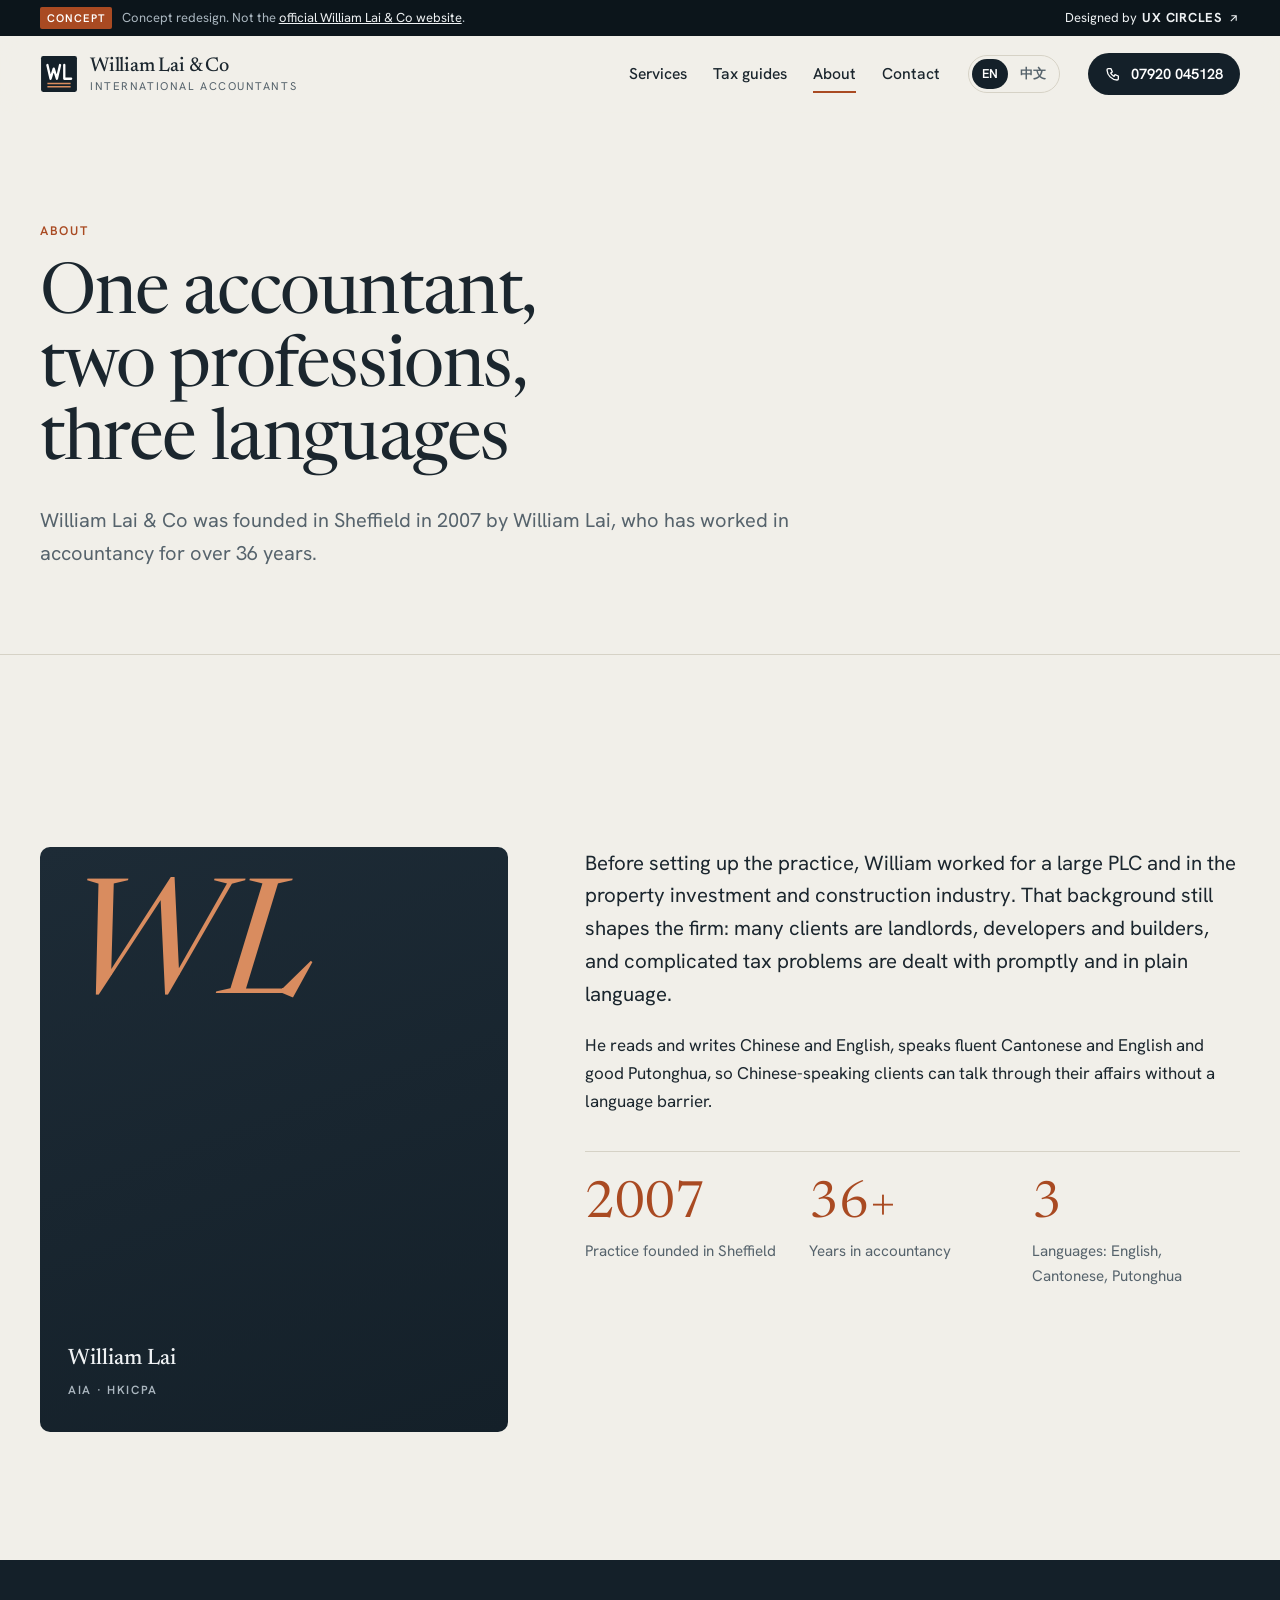
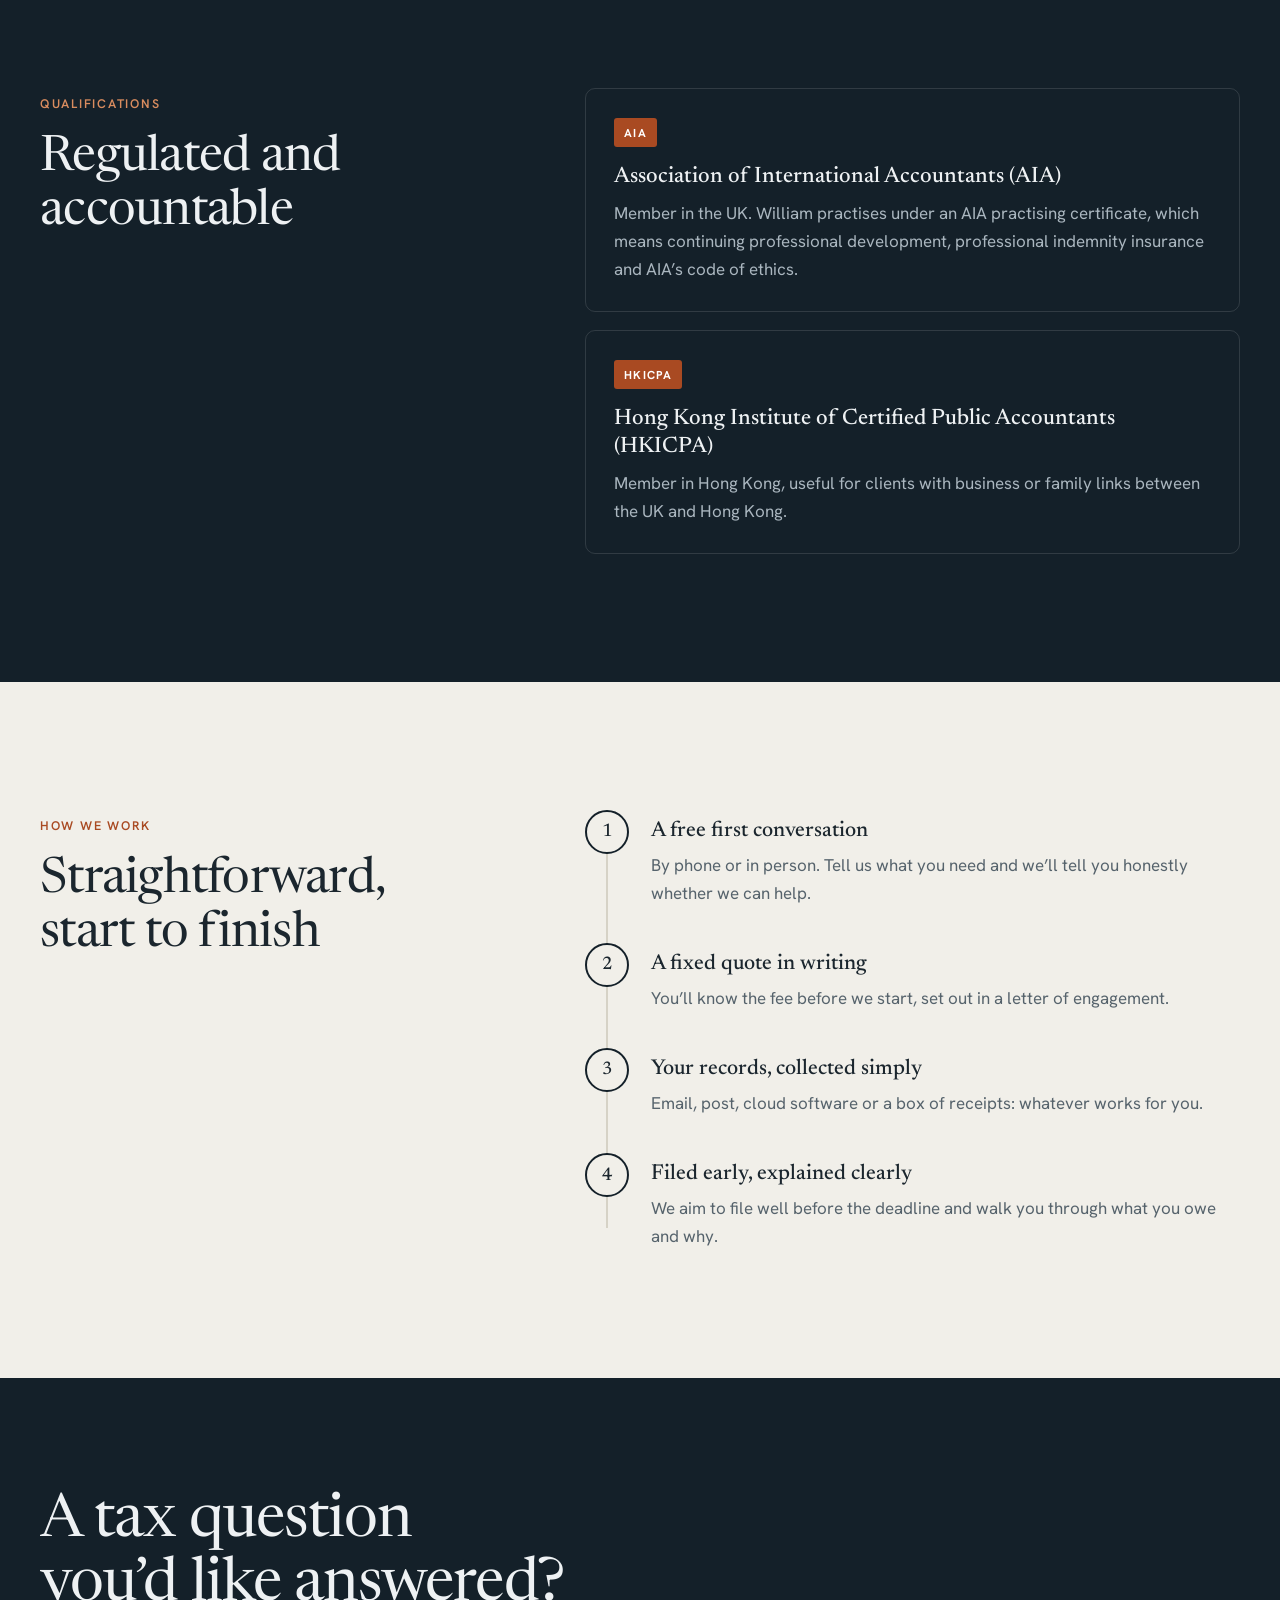
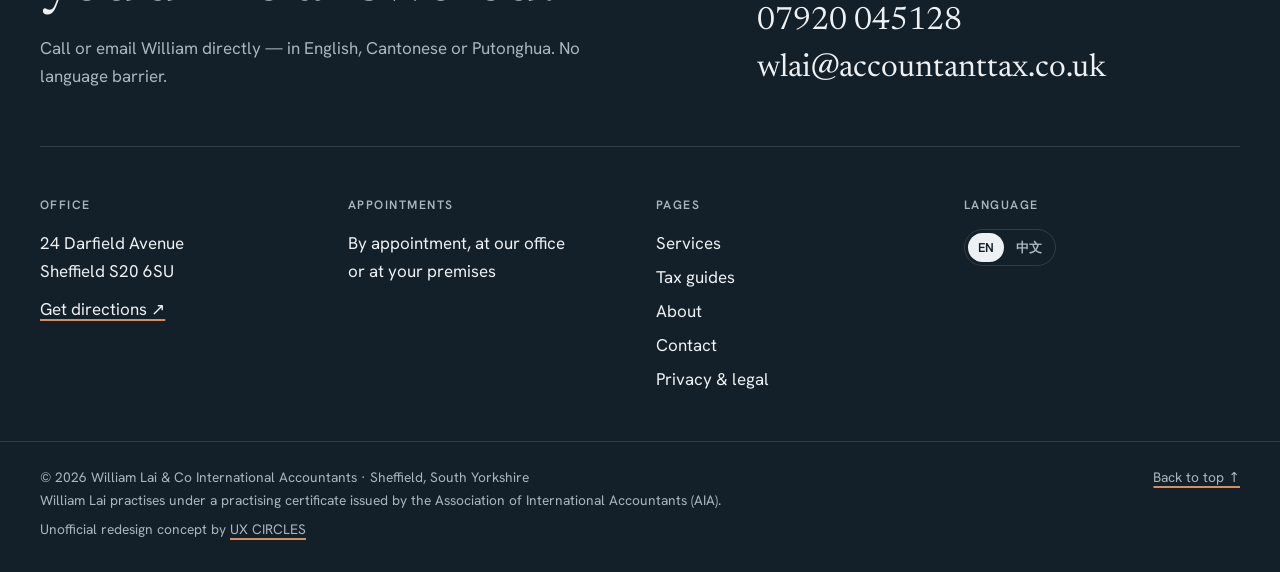
<file: about.html>
<!doctype html>
<html lang="en-GB">
<head>
<meta charset="utf-8">
<meta name="viewport" content="width=device-width, initial-scale=1">
<meta name="robots" content="noindex, nofollow">
<title>About William Lai | AIA &amp; HKICPA accountant in Sheffield</title>
<meta name="description" content="William Lai has worked in accountancy for over 36 years and founded his Sheffield practice in 2007. Member of the AIA and HKICPA; speaks English, Cantonese and Putonghua.">
<link rel="canonical" href="https://accountanttax.co.uk/about.html">
<link rel="alternate" hreflang="en-GB" href="https://accountanttax.co.uk/about.html">
<link rel="alternate" hreflang="zh-Hant" href="https://accountanttax.co.uk/zh/about.html">
<link rel="alternate" hreflang="x-default" href="https://accountanttax.co.uk/about.html">
<meta property="og:title" content="About William Lai | AIA &amp; HKICPA accountant in Sheffield">
<meta property="og:description" content="William Lai has worked in accountancy for over 36 years and founded his Sheffield practice in 2007. Member of the AIA and HKICPA; speaks English, Cantonese and Putonghua.">
<meta property="og:type" content="website">
<meta property="og:locale" content="en_GB">
<meta name="theme-color" content="#f1efe9">
<link rel="icon" href="assets/img/favicon.svg" type="image/svg+xml">
<link rel="icon" href="assets/img/favicon.png" type="image/png" sizes="64x64">
<link rel="apple-touch-icon" href="assets/img/apple-touch-icon.png">
<link rel="preload" href="assets/fonts/newsreader.woff2" as="font" type="font/woff2" crossorigin>
<link rel="preload" href="assets/fonts/hanken-grotesk.woff2" as="font" type="font/woff2" crossorigin>
<link rel="stylesheet" href="assets/css/style.css?v=f42f1013">
<script>document.documentElement.classList.add("js")</script>
<script type="application/ld+json">{"@context": "https://schema.org", "@type": "AccountingService", "name": "William Lai & Co International Accountants", "url": "https://accountanttax.co.uk/", "telephone": "+44 7920 045128", "email": "wlai@accountanttax.co.uk", "foundingDate": "2007", "founder": {"@type": "Person", "name": "William Lai", "memberOf": [{"@type": "Organization", "name": "Association of International Accountants"}, {"@type": "Organization", "name": "Hong Kong Institute of Certified Public Accountants"}]}, "address": {"@type": "PostalAddress", "streetAddress": "24 Darfield Avenue", "addressLocality": "Sheffield", "postalCode": "S20 6SU", "addressCountry": "GB"}, "areaServed": ["Sheffield", "South Yorkshire", "United Kingdom"], "knowsLanguage": ["en", "yue", "cmn"]}</script>
</head>
<body class="about">
<a class="skip" href="#main">Skip to content</a>
<div class="concept-bar" role="note">
  <div class="wrap concept-inner">
    <p><span class="concept-tag">Concept</span><span class="concept-long">Concept redesign. Not the <a href="https://accountanttax.co.uk/" target="_blank" rel="noopener">official William Lai &amp; Co website</a>.</span></p>
    <a href="https://ux-circles.com/professionals" target="_blank" rel="noopener"><span class="concept-by">Designed by </span><strong>UX CIRCLES</strong> <svg viewBox="0 0 24 24" aria-hidden="true"><path d="M7 17 17 7M8 7h9v9"/></svg></a>
  </div>
</div>
<header class="site-header" data-header>
  <div class="wrap header-inner">
    <a class="brand" href="./" aria-label="William Lai &amp; Co — home">
      <svg class="mark" viewBox="0 0 36 36" aria-hidden="true">
  <rect class="mark-box" x="1" y="1" width="34" height="34" rx="2"/>
  <path class="mark-wl" d="M7 9.5l3 13 3-9.5 3 9.5 3-13M23 9.5v13h6.5"/>
  <path class="mark-rule" d="M7 27h22M7 30h22"/>
</svg>
      <span class="brand-text"><span class="brand-name">William Lai &amp; Co</span><span class="brand-sub">International Accountants</span></span>
    </a>
    <nav class="main-nav" aria-label="Main"><a href="services.html">Services</a><a href="guides.html">Tax guides</a><a href="about.html" aria-current="page">About</a><a href="contact.html">Contact</a></nav>
    <div class="lang" role="group" aria-label="Language / 語言"><a href="about.html" lang="en-GB" hreflang="en-GB" aria-current="true">EN</a><a href="zh/about.html" lang="zh-Hant" hreflang="zh-Hant">中文</a></div>
    <a class="btn btn-ink header-cta" href="tel:+447920045128"><svg viewBox="0 0 24 24" aria-hidden="true"><path d="M5 4h4l2 5-2.5 1.5a11 11 0 0 0 5 5L15 13l5 2v4a2 2 0 0 1-2 2A16 16 0 0 1 3 6a2 2 0 0 1 2-2"/></svg><span>07920 045128</span></a>
    <button class="menu-btn" aria-expanded="false" aria-controls="menu"><span class="menu-lines"><span></span><span></span></span><span class="sr">Menu</span></button>
  </div>
</header>
<div class="menu" id="menu" hidden>
  <div class="wrap menu-inner">
    <ul class="menu-links"><li><a href="services.html">Services</a></li><li><a href="guides.html">Tax guides</a></li><li><a href="about.html" aria-current="page">About</a></li><li><a href="contact.html">Contact</a></li></ul>
    <div class="menu-foot">
      <a href="tel:+447920045128">07920 045128</a>
      <a href="mailto:wlai@accountanttax.co.uk">wlai@accountanttax.co.uk</a>
      <div class="lang" role="group" aria-label="Language / 語言"><a href="about.html" lang="en-GB" hreflang="en-GB" aria-current="true">EN</a><a href="zh/about.html" lang="zh-Hant" hreflang="zh-Hant">中文</a></div>
    </div>
  </div>
</div>
<main id="main">
<section class="page-hero">
  <div class="wrap">
    <p class="label reveal-up">About</p>
    <h1 class="page-title split"><span class="line"><span>One accountant,</span></span><span class="line"><span>two professions,</span></span><span class="line"><span>three languages</span></span></h1>
    <p class="page-lead reveal-up">William Lai &amp; Co was founded in Sheffield in 2007 by William Lai, who has worked in accountancy for over 36 years.</p>
  </div>
</section>
<section class="section" aria-label="William Lai">
  <div class="wrap split-grid">
    <figure class="portrait reveal-up" aria-hidden="true"><span class="portrait-mono">WL</span><figcaption>William Lai<br><small>AIA · HKICPA</small></figcaption></figure>
    <div class="prose">
      <p class="lead reveal-up">Before setting up the practice, William worked for a large PLC and in the property investment and construction industry. That background still shapes the firm: many clients are landlords, developers and builders, and complicated tax problems are dealt with promptly and in plain language.</p>
      <p class="reveal-up">He reads and writes Chinese and English, speaks fluent Cantonese and English and good Putonghua, so Chinese-speaking clients can talk through their affairs without a language barrier.</p>
      <div class="facts"><div class="fact reveal-up"><p class="fact-n">2007</p><p>Practice founded in Sheffield</p></div><div class="fact reveal-up"><p class="fact-n">36+</p><p>Years in accountancy</p></div><div class="fact reveal-up"><p class="fact-n">3</p><p>Languages: English, Cantonese, Putonghua</p></div></div>
    </div>
  </div>
</section>
<section class="section section-ink" aria-labelledby="cred-h">
  <div class="wrap split-grid">
    <div><p class="label reveal-up">Qualifications</p>
    <h2 class="h2 split" id="cred-h"><span class="line"><span>Regulated and</span></span><span class="line"><span>accountable</span></span></h2></div>
    <div class="creds">
      <div class="cred reveal-up"><span class="cred-tag">AIA</span><h3>Association of International Accountants (AIA)</h3><p>Member in the UK. William practises under an AIA practising certificate, which means continuing professional development, professional indemnity insurance and AIA’s code of ethics.</p></div>
      <div class="cred reveal-up"><span class="cred-tag">HKICPA</span><h3>Hong Kong Institute of Certified Public Accountants (HKICPA)</h3><p>Member in Hong Kong, useful for clients with business or family links between the UK and Hong Kong.</p></div>
    </div>
  </div>
</section>
<section class="section" aria-labelledby="how-h">
  <div class="wrap split-grid">
    <div class="sticky-col"><p class="label reveal-up">How we work</p>
    <h2 class="h2 split" id="how-h"><span class="line"><span>Straightforward,</span></span><span class="line"><span>start to finish</span></span></h2></div>
    <ol class="steps" data-progress>
      <li class="step reveal-up"><span class="step-n">1</span><div><h3>A free first conversation</h3><p>By phone or in person. Tell us what you need and we’ll tell you honestly whether we can help.</p></div></li>
      <li class="step reveal-up"><span class="step-n">2</span><div><h3>A fixed quote in writing</h3><p>You’ll know the fee before we start, set out in a letter of engagement.</p></div></li>
      <li class="step reveal-up"><span class="step-n">3</span><div><h3>Your records, collected simply</h3><p>Email, post, cloud software or a box of receipts: whatever works for you.</p></div></li>
      <li class="step reveal-up"><span class="step-n">4</span><div><h3>Filed early, explained clearly</h3><p>We aim to file well before the deadline and walk you through what you owe and why.</p></div></li>
    </ol>
  </div>
</section>
</main>
<footer class="site-footer">
  <div class="wrap">
    <div class="footer-top">
      <div>
        <h2 class="footer-q split"><span class="line"><span>A tax question</span></span><span class="line"><span>you’d like answered?</span></span></h2>
        <p class="footer-lead">Call or email William directly — in English, Cantonese or Putonghua. No language barrier.</p>
      </div>
      <div class="footer-contact">
        <a class="big-link" href="tel:+447920045128">07920 045128</a>
        <a class="big-link" href="mailto:wlai@accountanttax.co.uk">wlai@accountanttax.co.uk</a>
      </div>
    </div>
    <div class="footer-grid">
      <div><h3 class="f-h">Office</h3><p>24 Darfield Avenue<br>Sheffield S20 6SU</p><p><a class="u" href="https://www.google.com/maps/search/?api=1&query=24+Darfield+Avenue+Sheffield+S20+6SU" rel="noopener" target="_blank">Get directions ↗</a></p></div>
      <div><h3 class="f-h">Appointments</h3><p>By appointment, at our office<br>or at your premises</p></div>
      <div><h3 class="f-h">Pages</h3><ul class="f-links"><li><a href="services.html">Services</a></li><li><a href="guides.html">Tax guides</a></li><li><a href="about.html">About</a></li><li><a href="contact.html">Contact</a></li><li><a href="legal.html">Privacy &amp; legal</a></li></ul></div>
      <div><h3 class="f-h">Language</h3><div class="lang" role="group" aria-label="Language / 語言"><a href="about.html" lang="en-GB" hreflang="en-GB" aria-current="true">EN</a><a href="zh/about.html" lang="zh-Hant" hreflang="zh-Hant">中文</a></div></div>
    </div>
  </div>
  <div class="wrap footer-base">
    <span>© <span data-year>2026</span> William Lai &amp; Co International Accountants · Sheffield, South Yorkshire<br>William Lai practises under a practising certificate issued by the Association of International Accountants (AIA).<br><span class="concept-note">Unofficial redesign concept by <a class="u" href="https://ux-circles.com/professionals" target="_blank" rel="noopener">UX CIRCLES</a></span></span>
    <a href="#main" class="u">Back to top ↑</a>
  </div>
</footer>
<nav class="action-bar" aria-label="Quick contact">
  <a href="tel:+447920045128"><svg viewBox="0 0 24 24" aria-hidden="true"><path d="M5 4h4l2 5-2.5 1.5a11 11 0 0 0 5 5L15 13l5 2v4a2 2 0 0 1-2 2A16 16 0 0 1 3 6a2 2 0 0 1 2-2"/></svg><span>Call</span></a>
  <a href="mailto:wlai@accountanttax.co.uk"><svg viewBox="0 0 24 24" aria-hidden="true"><rect x="3" y="5" width="18" height="14" rx="2"/><path d="m3 7 9 6 9-6"/></svg><span>Email</span></a>
  <a href="https://www.google.com/maps/search/?api=1&query=24+Darfield+Avenue+Sheffield+S20+6SU" target="_blank" rel="noopener"><svg viewBox="0 0 24 24" aria-hidden="true"><path d="M12 21s-7-6.2-7-12a7 7 0 0 1 14 0c0 5.8-7 12-7 12z"/><circle cx="12" cy="9" r="2.5"/></svg><span>Map</span></a>
</nav>
<script>window.WLAI = {"today": "today", "tomorrow": "tomorrow", "inDays": "in {n} days", "days": "days", "day": "day", "until": "until {date}", "dl": {"jan": "Self Assessment online return and balancing payment for {ty}", "jul": "Second payment on account for {ty}", "oct5": "Register for Self Assessment if you started self-employment or letting in {ty}", "oct31": "Paper Self Assessment return deadline for {ty}", "mtd": "Making Tax Digital quarterly update for the quarter to {end} (if you’re in MTD)"}, "tax": {"tax": "Income tax", "ni": "National Insurance", "total": "Total tax and NI", "take": "Left after tax and NI", "eff": "Overall rate", "pa": "Personal Allowance used", "c1": "Class 1 (employee)", "c4": "Class 4 (self-employed)"}, "mtd": {"in26": "<strong>You’re in from 6 April 2026.</strong> Your 2024/25 qualifying income was over £50,000, so you should already be keeping digital records and sending quarterly updates. The next update is due on {next}.", "in27": "<strong>You’ll need to join from 6 April 2027</strong>, if your 2025/26 qualifying income is also over £30,000. Start using MTD-compatible software before then.", "in28": "<strong>You’ll need to join from 6 April 2028</strong>, if your 2026/27 qualifying income is also over £20,000.", "out": "<strong>Not required yet.</strong> At £20,000 or less, you’re below every threshold announced so far. You can still sign up voluntarily."}, "mailSubject": "Website enquiry", "mailName": "Name", "mailPhone": "Phone", "mailLang": "Preferred language", "mailService": "Service"};</script>
<script src="assets/js/main.js?v=4d3c659e" defer></script>
</body>
</html>
</file>
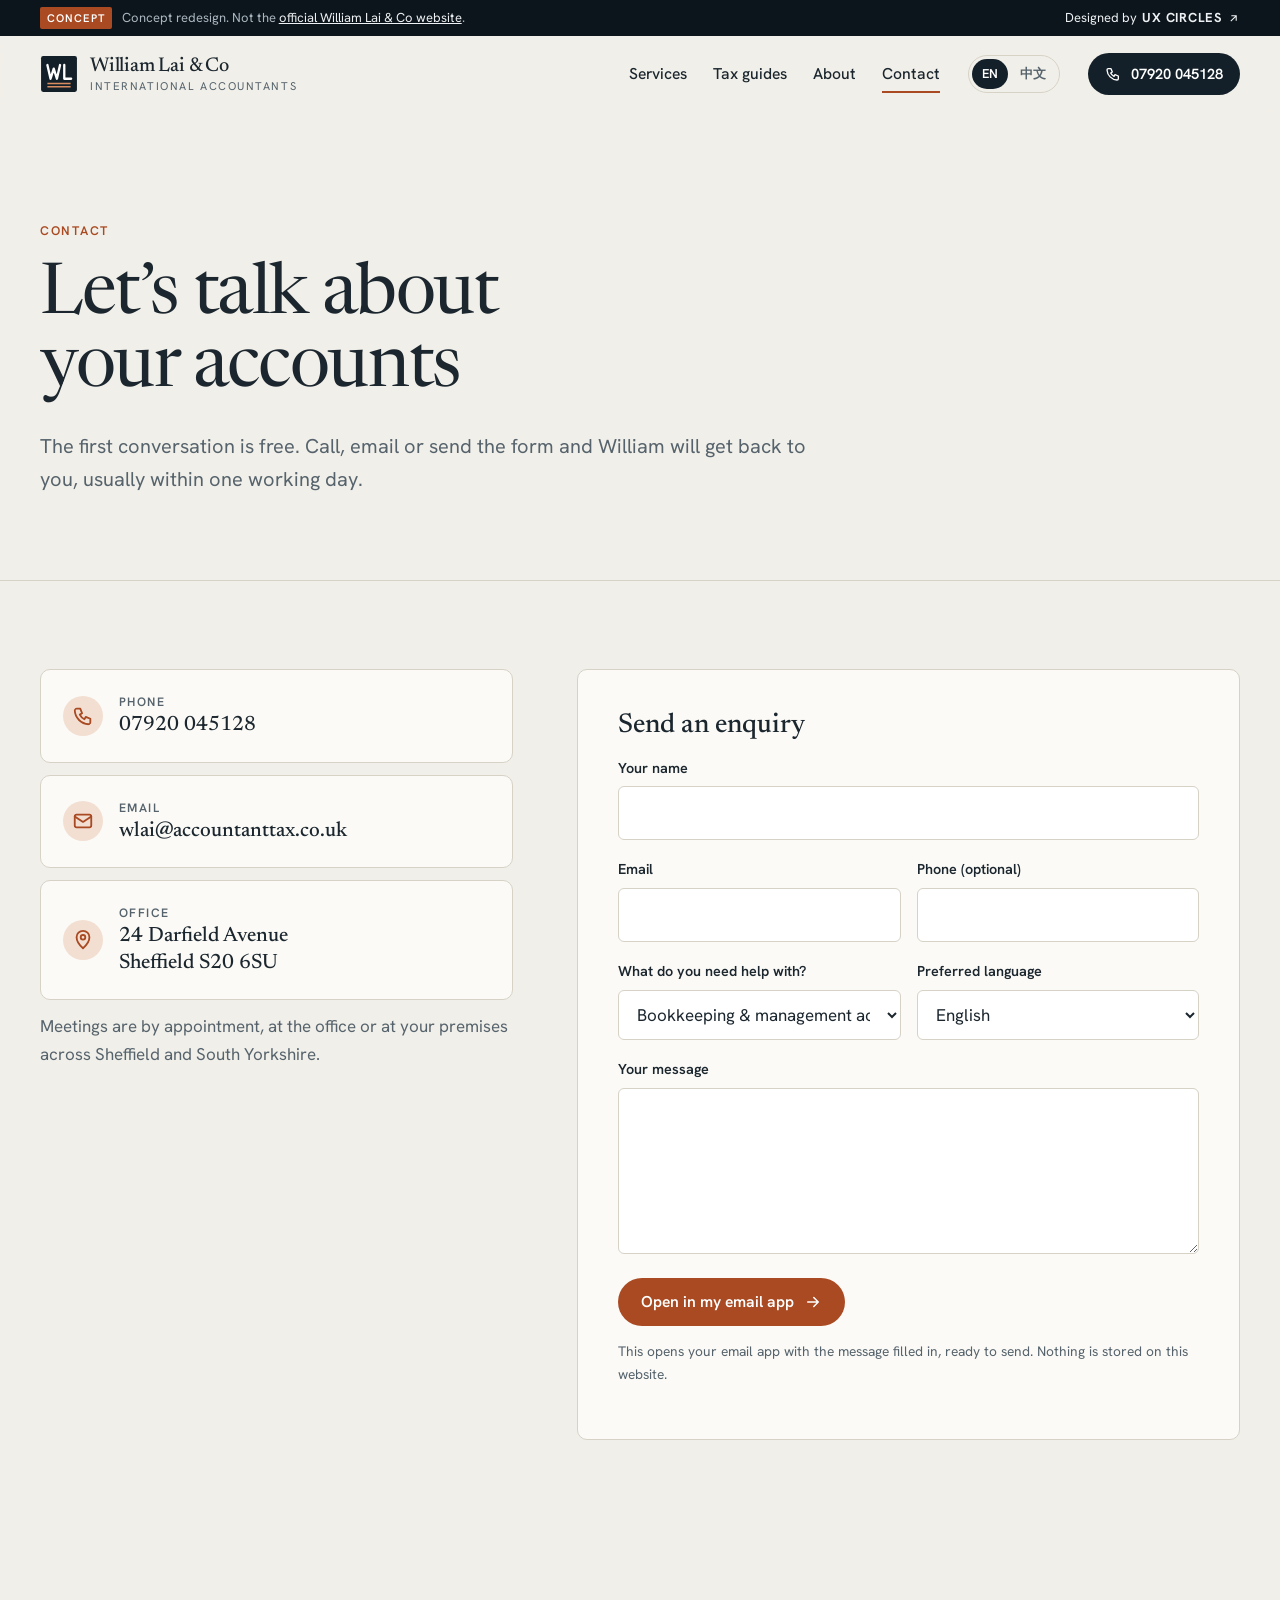
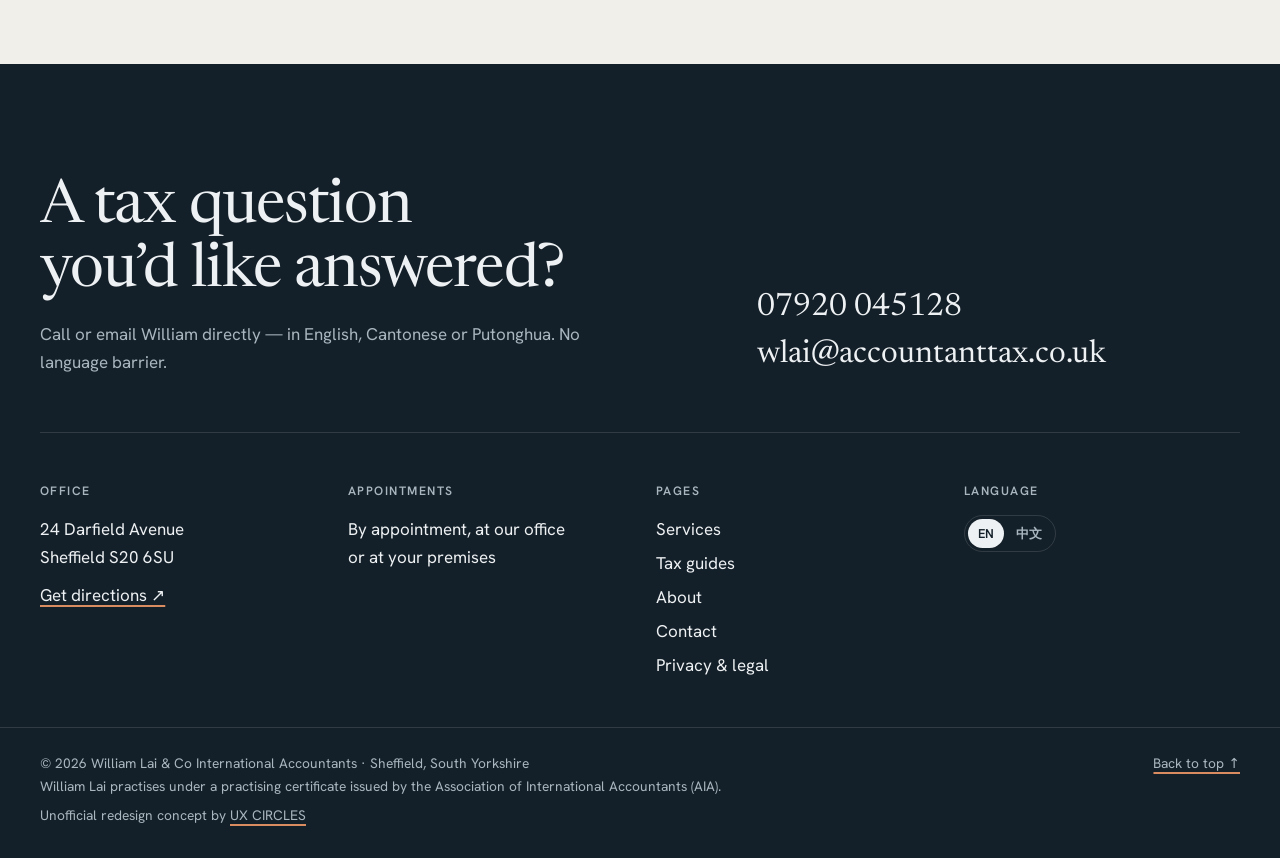
<file: contact.html>
<!doctype html>
<html lang="en-GB">
<head>
<meta charset="utf-8">
<meta name="viewport" content="width=device-width, initial-scale=1">
<meta name="robots" content="noindex, nofollow">
<title>Contact | William Lai &amp; Co, accountants in Sheffield</title>
<meta name="description" content="Call 07920 045128 or email wlai@accountanttax.co.uk. Free first conversation, in English, Cantonese or Putonghua.">
<link rel="canonical" href="https://accountanttax.co.uk/contact.html">
<link rel="alternate" hreflang="en-GB" href="https://accountanttax.co.uk/contact.html">
<link rel="alternate" hreflang="zh-Hant" href="https://accountanttax.co.uk/zh/contact.html">
<link rel="alternate" hreflang="x-default" href="https://accountanttax.co.uk/contact.html">
<meta property="og:title" content="Contact | William Lai &amp; Co, accountants in Sheffield">
<meta property="og:description" content="Call 07920 045128 or email wlai@accountanttax.co.uk. Free first conversation, in English, Cantonese or Putonghua.">
<meta property="og:type" content="website">
<meta property="og:locale" content="en_GB">
<meta name="theme-color" content="#f1efe9">
<link rel="icon" href="assets/img/favicon.svg" type="image/svg+xml">
<link rel="icon" href="assets/img/favicon.png" type="image/png" sizes="64x64">
<link rel="apple-touch-icon" href="assets/img/apple-touch-icon.png">
<link rel="preload" href="assets/fonts/newsreader.woff2" as="font" type="font/woff2" crossorigin>
<link rel="preload" href="assets/fonts/hanken-grotesk.woff2" as="font" type="font/woff2" crossorigin>
<link rel="stylesheet" href="assets/css/style.css?v=f42f1013">
<script>document.documentElement.classList.add("js")</script>
<script type="application/ld+json">{"@context": "https://schema.org", "@type": "AccountingService", "name": "William Lai & Co International Accountants", "url": "https://accountanttax.co.uk/", "telephone": "+44 7920 045128", "email": "wlai@accountanttax.co.uk", "foundingDate": "2007", "founder": {"@type": "Person", "name": "William Lai", "memberOf": [{"@type": "Organization", "name": "Association of International Accountants"}, {"@type": "Organization", "name": "Hong Kong Institute of Certified Public Accountants"}]}, "address": {"@type": "PostalAddress", "streetAddress": "24 Darfield Avenue", "addressLocality": "Sheffield", "postalCode": "S20 6SU", "addressCountry": "GB"}, "areaServed": ["Sheffield", "South Yorkshire", "United Kingdom"], "knowsLanguage": ["en", "yue", "cmn"]}</script>
</head>
<body class="contact">
<a class="skip" href="#main">Skip to content</a>
<div class="concept-bar" role="note">
  <div class="wrap concept-inner">
    <p><span class="concept-tag">Concept</span><span class="concept-long">Concept redesign. Not the <a href="https://accountanttax.co.uk/" target="_blank" rel="noopener">official William Lai &amp; Co website</a>.</span></p>
    <a href="https://ux-circles.com/professionals" target="_blank" rel="noopener"><span class="concept-by">Designed by </span><strong>UX CIRCLES</strong> <svg viewBox="0 0 24 24" aria-hidden="true"><path d="M7 17 17 7M8 7h9v9"/></svg></a>
  </div>
</div>
<header class="site-header" data-header>
  <div class="wrap header-inner">
    <a class="brand" href="./" aria-label="William Lai &amp; Co — home">
      <svg class="mark" viewBox="0 0 36 36" aria-hidden="true">
  <rect class="mark-box" x="1" y="1" width="34" height="34" rx="2"/>
  <path class="mark-wl" d="M7 9.5l3 13 3-9.5 3 9.5 3-13M23 9.5v13h6.5"/>
  <path class="mark-rule" d="M7 27h22M7 30h22"/>
</svg>
      <span class="brand-text"><span class="brand-name">William Lai &amp; Co</span><span class="brand-sub">International Accountants</span></span>
    </a>
    <nav class="main-nav" aria-label="Main"><a href="services.html">Services</a><a href="guides.html">Tax guides</a><a href="about.html">About</a><a href="contact.html" aria-current="page">Contact</a></nav>
    <div class="lang" role="group" aria-label="Language / 語言"><a href="contact.html" lang="en-GB" hreflang="en-GB" aria-current="true">EN</a><a href="zh/contact.html" lang="zh-Hant" hreflang="zh-Hant">中文</a></div>
    <a class="btn btn-ink header-cta" href="tel:+447920045128"><svg viewBox="0 0 24 24" aria-hidden="true"><path d="M5 4h4l2 5-2.5 1.5a11 11 0 0 0 5 5L15 13l5 2v4a2 2 0 0 1-2 2A16 16 0 0 1 3 6a2 2 0 0 1 2-2"/></svg><span>07920 045128</span></a>
    <button class="menu-btn" aria-expanded="false" aria-controls="menu"><span class="menu-lines"><span></span><span></span></span><span class="sr">Menu</span></button>
  </div>
</header>
<div class="menu" id="menu" hidden>
  <div class="wrap menu-inner">
    <ul class="menu-links"><li><a href="services.html">Services</a></li><li><a href="guides.html">Tax guides</a></li><li><a href="about.html">About</a></li><li><a href="contact.html" aria-current="page">Contact</a></li></ul>
    <div class="menu-foot">
      <a href="tel:+447920045128">07920 045128</a>
      <a href="mailto:wlai@accountanttax.co.uk">wlai@accountanttax.co.uk</a>
      <div class="lang" role="group" aria-label="Language / 語言"><a href="contact.html" lang="en-GB" hreflang="en-GB" aria-current="true">EN</a><a href="zh/contact.html" lang="zh-Hant" hreflang="zh-Hant">中文</a></div>
    </div>
  </div>
</div>
<main id="main">
<section class="page-hero">
  <div class="wrap">
    <p class="label reveal-up">Contact</p>
    <h1 class="page-title split"><span class="line"><span>Let’s talk about</span></span><span class="line"><span>your accounts</span></span></h1>
    <p class="page-lead reveal-up">The first conversation is free. Call, email or send the form and William will get back to you, usually within one working day.</p>
  </div>
</section>
<section class="section section-tight">
  <div class="wrap contact-grid">
    <div class="contact-cards">
      <a class="c-card reveal-up" href="tel:+447920045128"><svg viewBox="0 0 24 24" aria-hidden="true"><path d="M5 4h4l2 5-2.5 1.5a11 11 0 0 0 5 5L15 13l5 2v4a2 2 0 0 1-2 2A16 16 0 0 1 3 6a2 2 0 0 1 2-2"/></svg><span class="mini">Phone</span><span class="c-big">07920 045128</span></a>
      <a class="c-card reveal-up" href="mailto:wlai@accountanttax.co.uk"><svg viewBox="0 0 24 24" aria-hidden="true"><rect x="3" y="5" width="18" height="14" rx="2"/><path d="m3 7 9 6 9-6"/></svg><span class="mini">Email</span><span class="c-big c-email">wlai@accountanttax.co.uk</span></a>
      <a class="c-card reveal-up" href="https://www.google.com/maps/search/?api=1&query=24+Darfield+Avenue+Sheffield+S20+6SU" target="_blank" rel="noopener"><svg viewBox="0 0 24 24" aria-hidden="true"><path d="M12 21s-7-6.2-7-12a7 7 0 0 1 14 0c0 5.8-7 12-7 12z"/><circle cx="12" cy="9" r="2.5"/></svg><span class="mini">Office</span><span class="c-big">24 Darfield Avenue<br>Sheffield S20 6SU</span></a>
      <p class="muted reveal-up">Meetings are by appointment, at the office or at your premises across Sheffield and South Yorkshire.</p>
    </div>
    <form class="form reveal-up" data-contact-form novalidate>
      <h2 class="h3">Send an enquiry</h2>
      <label class="field"><span>Your name</span><input name="name" autocomplete="name" required></label>
      <div class="two">
        <label class="field"><span>Email</span><input name="email" type="email" autocomplete="email" required></label>
        <label class="field"><span>Phone (optional)</span><input name="phone" type="tel" autocomplete="tel"></label>
      </div>
      <div class="two">
        <label class="field"><span>What do you need help with?</span><select name="service"><option data-id="bookkeeping">Bookkeeping & management accounts</option><option data-id="accounts">Annual accounts</option><option data-id="tax">Self Assessment & Corporation Tax</option><option data-id="mtd">Making Tax Digital for Income Tax</option><option data-id="vat">VAT & HMRC enquiries</option><option data-id="payroll">Payroll (PAYE)</option><option data-id="company">Company formation & secretarial</option><option data-id="other" value="Other">Something else</option></select></label>
        <label class="field"><span>Preferred language</span><select name="lang"><option value="English">English</option><option value="Cantonese">廣東話 Cantonese</option><option value="Putonghua">普通話 Putonghua</option></select></label>
      </div>
      <label class="field"><span>Your message</span><textarea name="message" rows="5" required></textarea></label>
      <p class="form-err" data-form-error hidden role="alert">Please fill in your name, a valid email address and a message.</p>
      <button class="btn btn-accent" type="submit"><span>Open in my email app</span><svg viewBox="0 0 24 24" aria-hidden="true"><path d="M5 12h14M13 6l6 6-6 6"/></svg></button>
      <p class="fine">This opens your email app with the message filled in, ready to send. Nothing is stored on this website.</p>
    </form>
  </div>
</section>
</main>
<footer class="site-footer">
  <div class="wrap">
    <div class="footer-top">
      <div>
        <h2 class="footer-q split"><span class="line"><span>A tax question</span></span><span class="line"><span>you’d like answered?</span></span></h2>
        <p class="footer-lead">Call or email William directly — in English, Cantonese or Putonghua. No language barrier.</p>
      </div>
      <div class="footer-contact">
        <a class="big-link" href="tel:+447920045128">07920 045128</a>
        <a class="big-link" href="mailto:wlai@accountanttax.co.uk">wlai@accountanttax.co.uk</a>
      </div>
    </div>
    <div class="footer-grid">
      <div><h3 class="f-h">Office</h3><p>24 Darfield Avenue<br>Sheffield S20 6SU</p><p><a class="u" href="https://www.google.com/maps/search/?api=1&query=24+Darfield+Avenue+Sheffield+S20+6SU" rel="noopener" target="_blank">Get directions ↗</a></p></div>
      <div><h3 class="f-h">Appointments</h3><p>By appointment, at our office<br>or at your premises</p></div>
      <div><h3 class="f-h">Pages</h3><ul class="f-links"><li><a href="services.html">Services</a></li><li><a href="guides.html">Tax guides</a></li><li><a href="about.html">About</a></li><li><a href="contact.html">Contact</a></li><li><a href="legal.html">Privacy &amp; legal</a></li></ul></div>
      <div><h3 class="f-h">Language</h3><div class="lang" role="group" aria-label="Language / 語言"><a href="contact.html" lang="en-GB" hreflang="en-GB" aria-current="true">EN</a><a href="zh/contact.html" lang="zh-Hant" hreflang="zh-Hant">中文</a></div></div>
    </div>
  </div>
  <div class="wrap footer-base">
    <span>© <span data-year>2026</span> William Lai &amp; Co International Accountants · Sheffield, South Yorkshire<br>William Lai practises under a practising certificate issued by the Association of International Accountants (AIA).<br><span class="concept-note">Unofficial redesign concept by <a class="u" href="https://ux-circles.com/professionals" target="_blank" rel="noopener">UX CIRCLES</a></span></span>
    <a href="#main" class="u">Back to top ↑</a>
  </div>
</footer>
<nav class="action-bar" aria-label="Quick contact">
  <a href="tel:+447920045128"><svg viewBox="0 0 24 24" aria-hidden="true"><path d="M5 4h4l2 5-2.5 1.5a11 11 0 0 0 5 5L15 13l5 2v4a2 2 0 0 1-2 2A16 16 0 0 1 3 6a2 2 0 0 1 2-2"/></svg><span>Call</span></a>
  <a href="mailto:wlai@accountanttax.co.uk"><svg viewBox="0 0 24 24" aria-hidden="true"><rect x="3" y="5" width="18" height="14" rx="2"/><path d="m3 7 9 6 9-6"/></svg><span>Email</span></a>
  <a href="https://www.google.com/maps/search/?api=1&query=24+Darfield+Avenue+Sheffield+S20+6SU" target="_blank" rel="noopener"><svg viewBox="0 0 24 24" aria-hidden="true"><path d="M12 21s-7-6.2-7-12a7 7 0 0 1 14 0c0 5.8-7 12-7 12z"/><circle cx="12" cy="9" r="2.5"/></svg><span>Map</span></a>
</nav>
<script>window.WLAI = {"today": "today", "tomorrow": "tomorrow", "inDays": "in {n} days", "days": "days", "day": "day", "until": "until {date}", "dl": {"jan": "Self Assessment online return and balancing payment for {ty}", "jul": "Second payment on account for {ty}", "oct5": "Register for Self Assessment if you started self-employment or letting in {ty}", "oct31": "Paper Self Assessment return deadline for {ty}", "mtd": "Making Tax Digital quarterly update for the quarter to {end} (if you’re in MTD)"}, "tax": {"tax": "Income tax", "ni": "National Insurance", "total": "Total tax and NI", "take": "Left after tax and NI", "eff": "Overall rate", "pa": "Personal Allowance used", "c1": "Class 1 (employee)", "c4": "Class 4 (self-employed)"}, "mtd": {"in26": "<strong>You’re in from 6 April 2026.</strong> Your 2024/25 qualifying income was over £50,000, so you should already be keeping digital records and sending quarterly updates. The next update is due on {next}.", "in27": "<strong>You’ll need to join from 6 April 2027</strong>, if your 2025/26 qualifying income is also over £30,000. Start using MTD-compatible software before then.", "in28": "<strong>You’ll need to join from 6 April 2028</strong>, if your 2026/27 qualifying income is also over £20,000.", "out": "<strong>Not required yet.</strong> At £20,000 or less, you’re below every threshold announced so far. You can still sign up voluntarily."}, "mailSubject": "Website enquiry", "mailName": "Name", "mailPhone": "Phone", "mailLang": "Preferred language", "mailService": "Service"};</script>
<script src="assets/js/main.js?v=4d3c659e" defer></script>
</body>
</html>
</file>
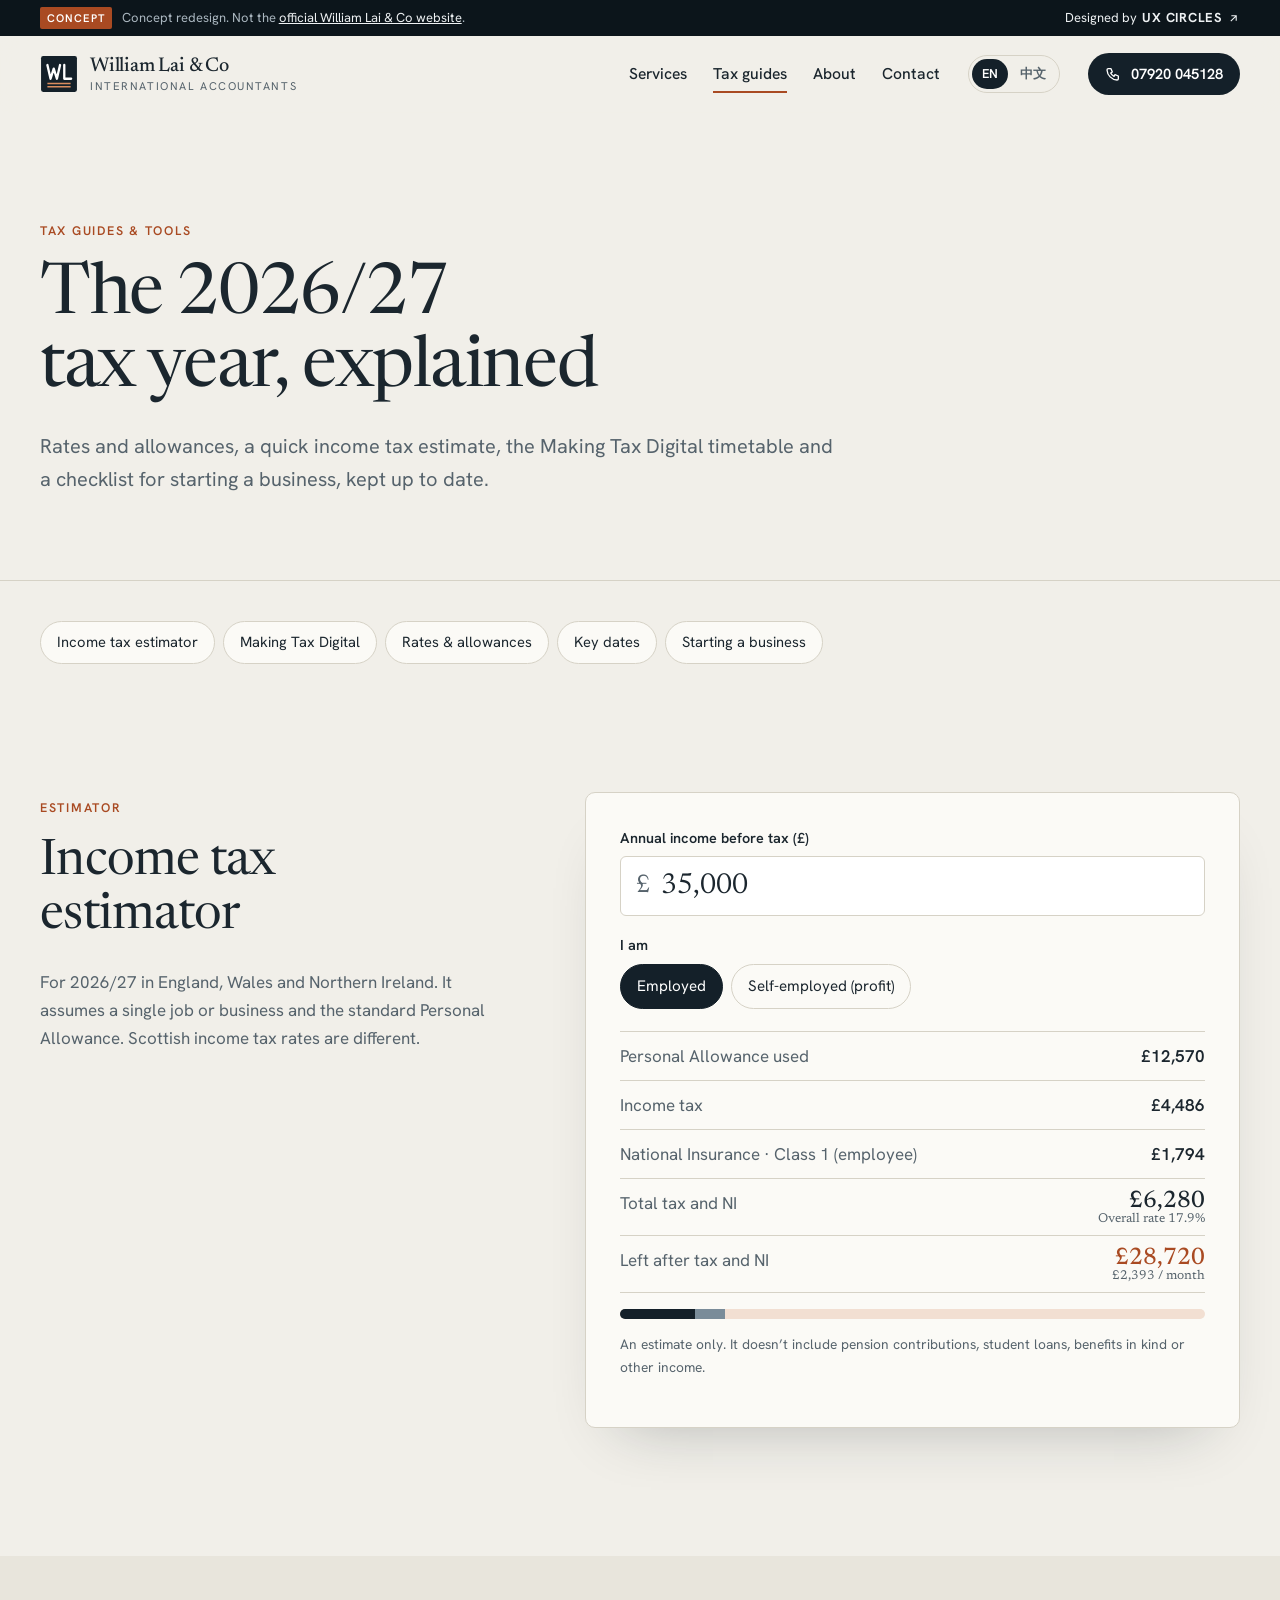
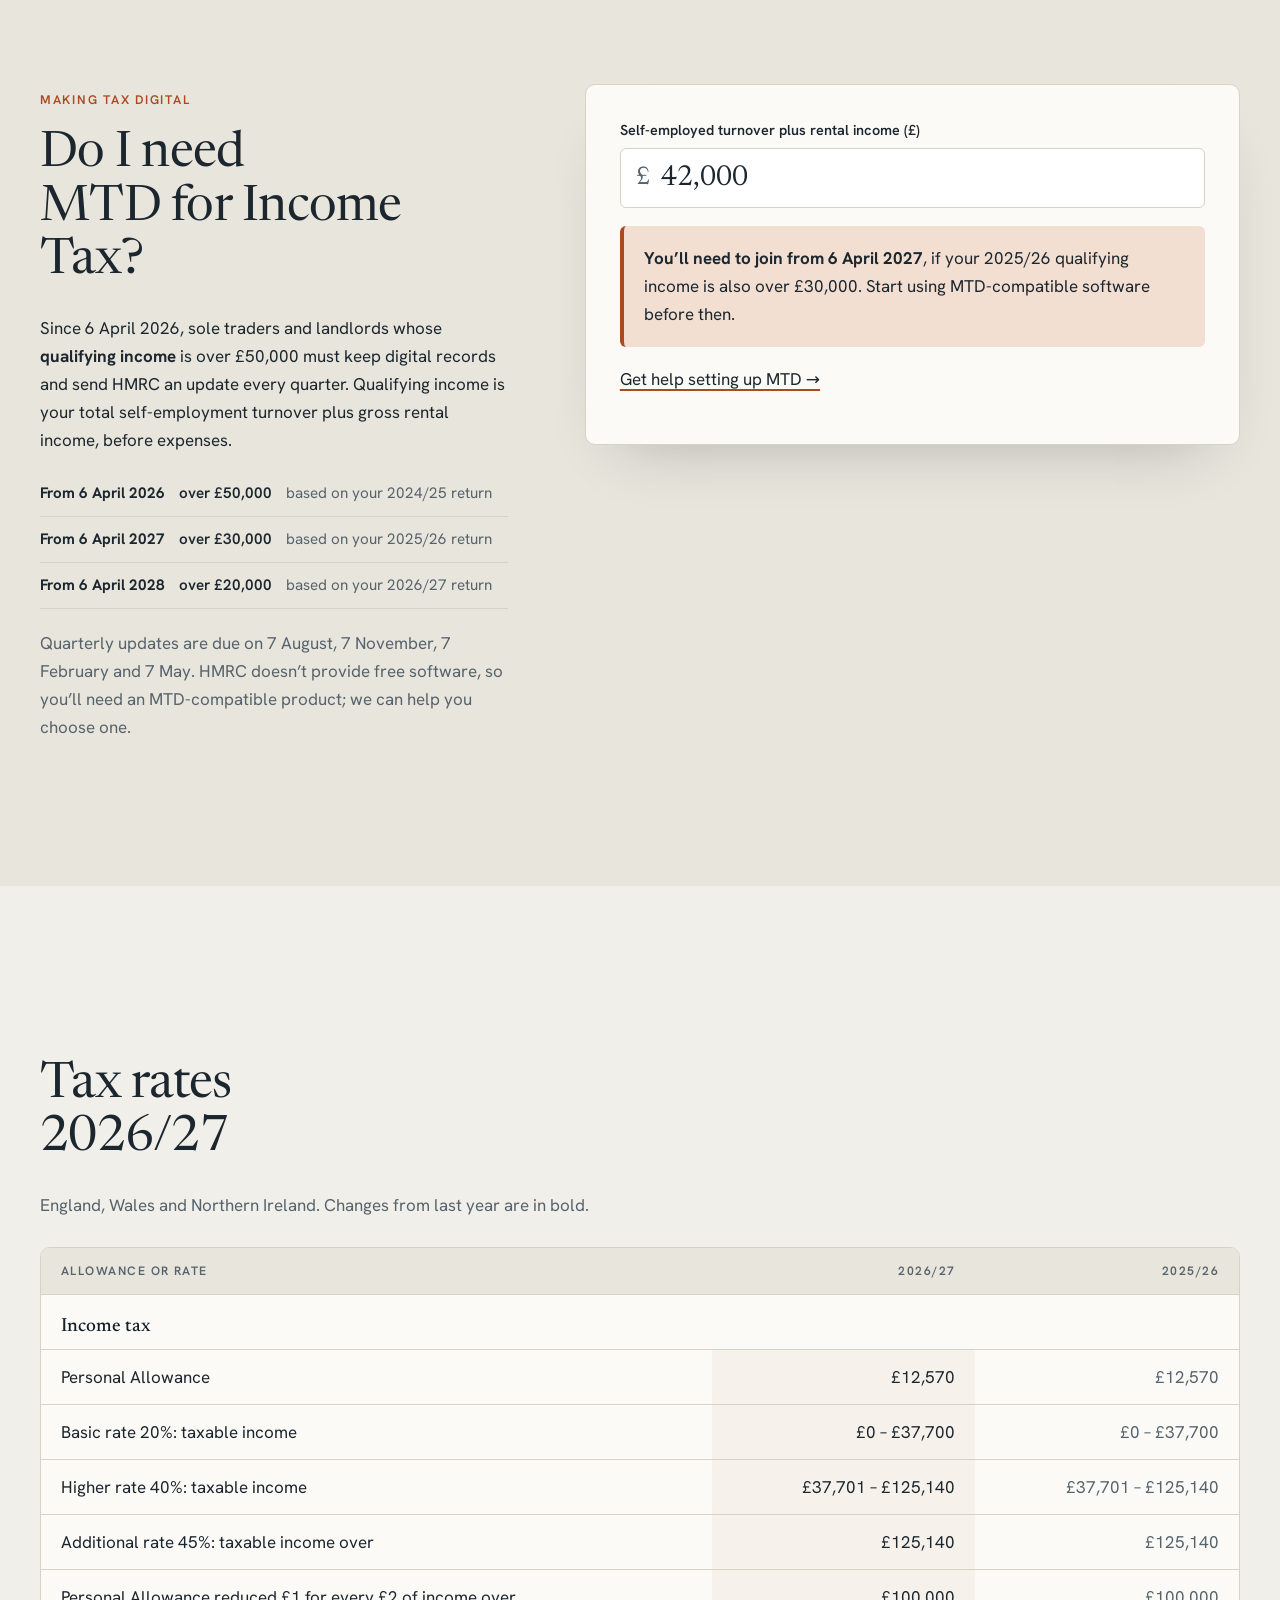
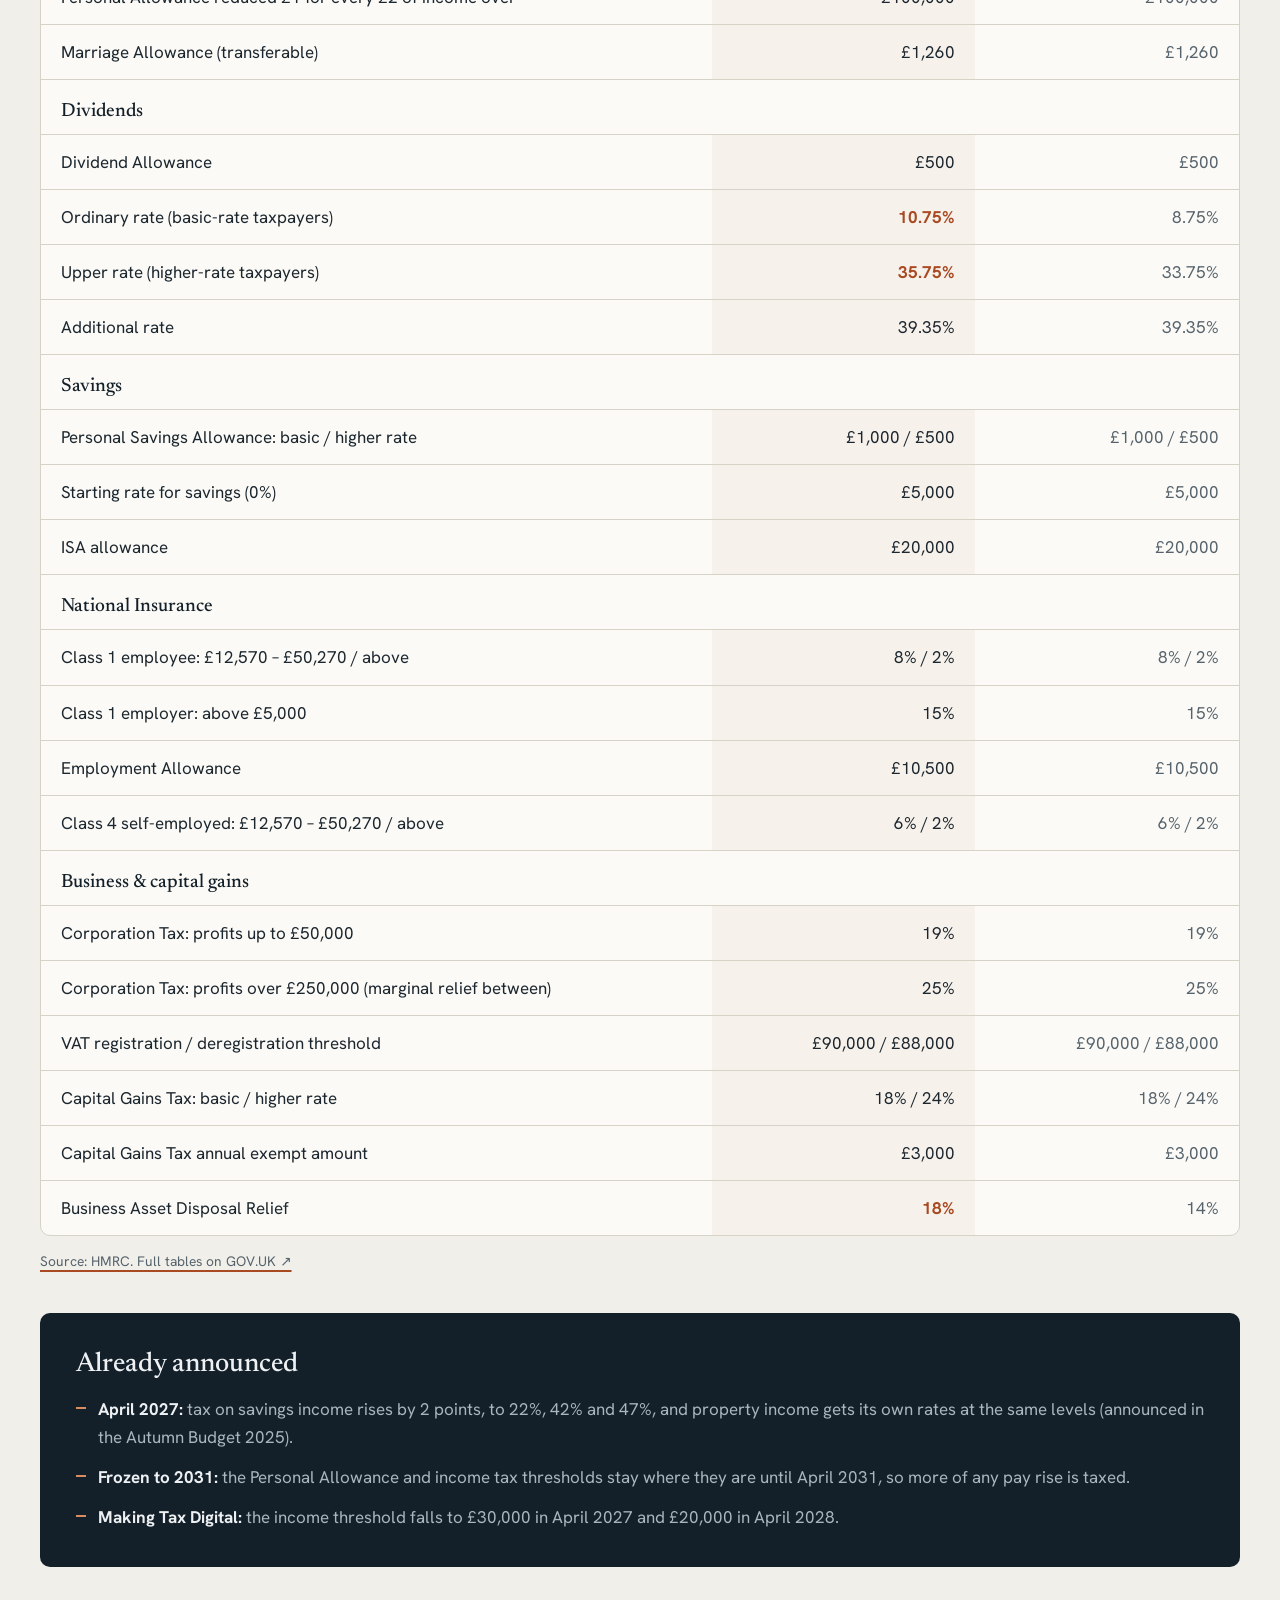
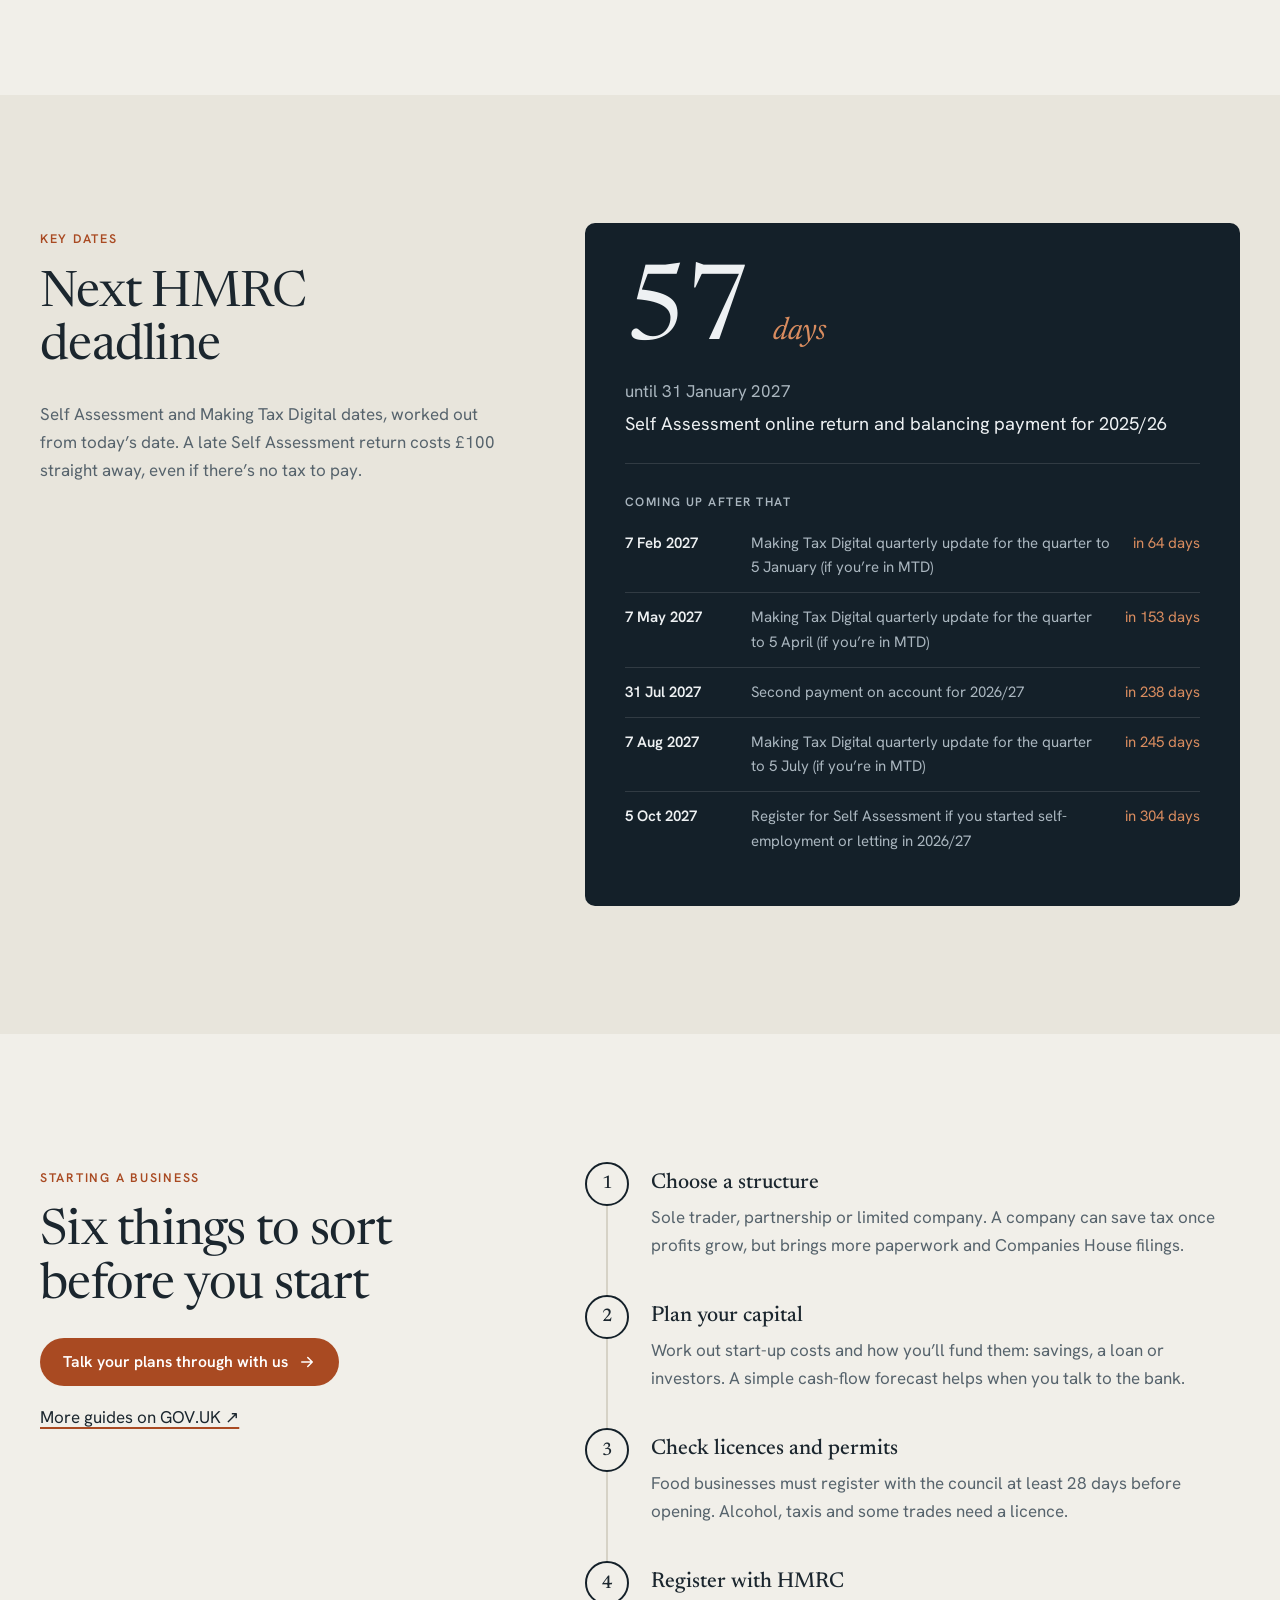
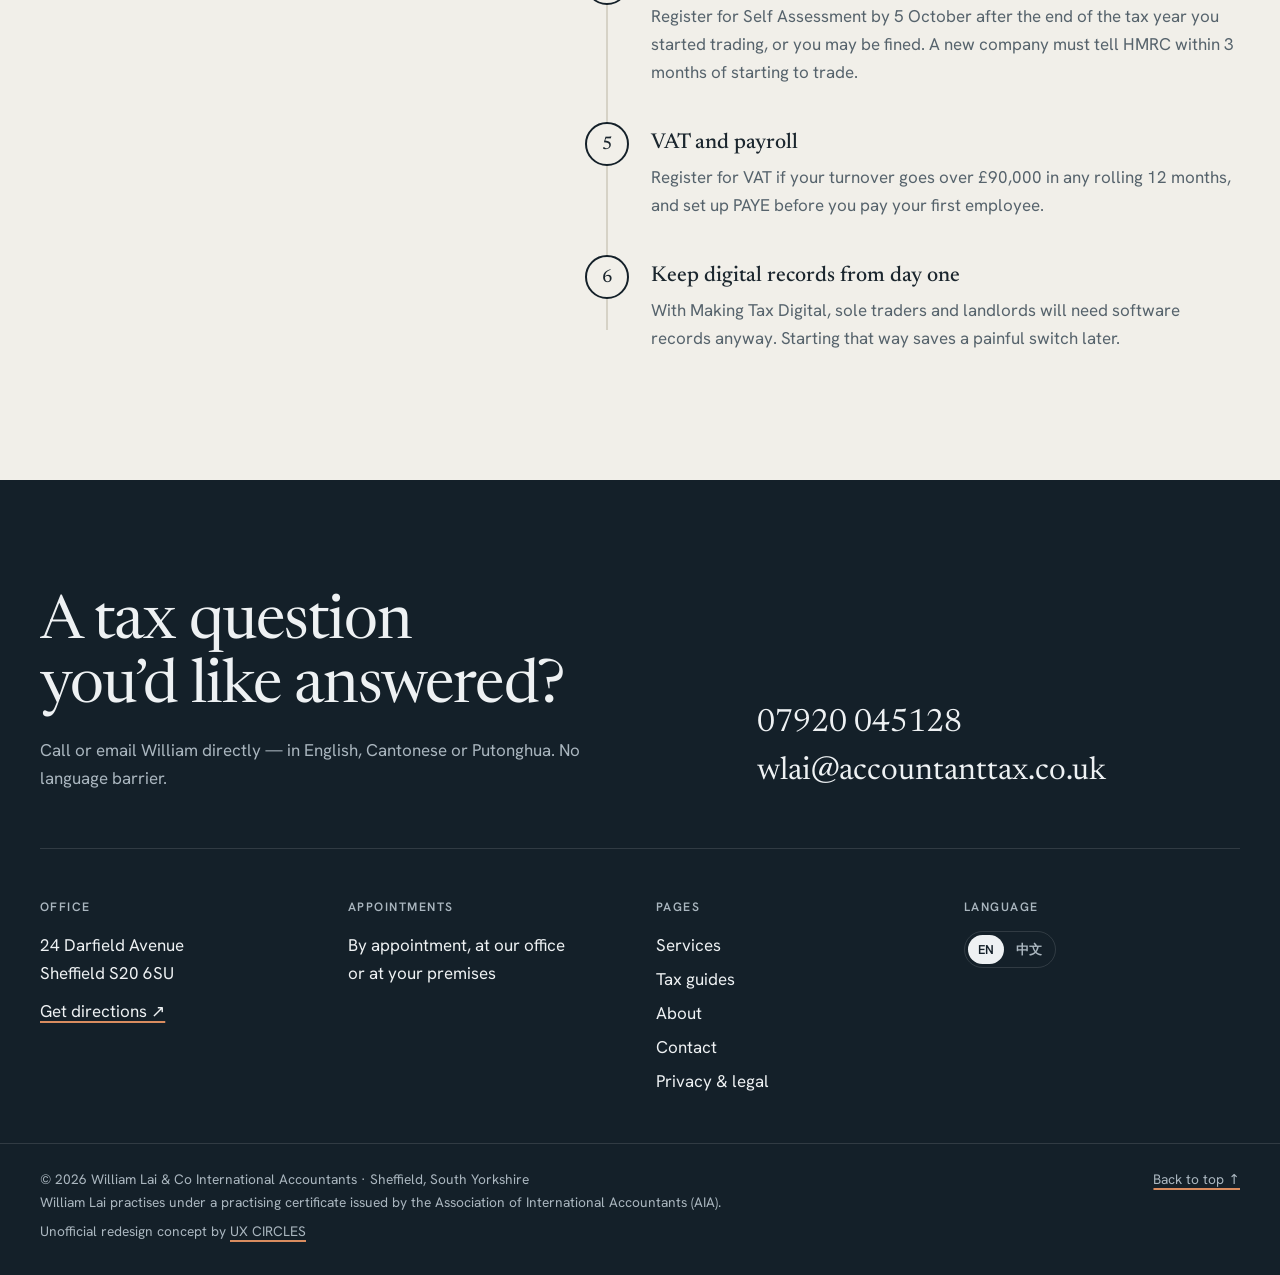
<file: guides.html>
<!doctype html>
<html lang="en-GB">
<head>
<meta charset="utf-8">
<meta name="viewport" content="width=device-width, initial-scale=1">
<meta name="robots" content="noindex, nofollow">
<title>Tax rates 2026/27, MTD checker &amp; tax estimator | William Lai &amp; Co</title>
<meta name="description" content="UK income tax, dividend, National Insurance and Corporation Tax rates for 2026/27, a quick income tax estimator, a Making Tax Digital checker and a start-up checklist.">
<link rel="canonical" href="https://accountanttax.co.uk/guides.html">
<link rel="alternate" hreflang="en-GB" href="https://accountanttax.co.uk/guides.html">
<link rel="alternate" hreflang="zh-Hant" href="https://accountanttax.co.uk/zh/guides.html">
<link rel="alternate" hreflang="x-default" href="https://accountanttax.co.uk/guides.html">
<meta property="og:title" content="Tax rates 2026/27, MTD checker &amp; tax estimator | William Lai &amp; Co">
<meta property="og:description" content="UK income tax, dividend, National Insurance and Corporation Tax rates for 2026/27, a quick income tax estimator, a Making Tax Digital checker and a start-up checklist.">
<meta property="og:type" content="website">
<meta property="og:locale" content="en_GB">
<meta name="theme-color" content="#f1efe9">
<link rel="icon" href="assets/img/favicon.svg" type="image/svg+xml">
<link rel="icon" href="assets/img/favicon.png" type="image/png" sizes="64x64">
<link rel="apple-touch-icon" href="assets/img/apple-touch-icon.png">
<link rel="preload" href="assets/fonts/newsreader.woff2" as="font" type="font/woff2" crossorigin>
<link rel="preload" href="assets/fonts/hanken-grotesk.woff2" as="font" type="font/woff2" crossorigin>
<link rel="stylesheet" href="assets/css/style.css?v=f42f1013">
<script>document.documentElement.classList.add("js")</script>
<script type="application/ld+json">{"@context": "https://schema.org", "@type": "AccountingService", "name": "William Lai & Co International Accountants", "url": "https://accountanttax.co.uk/", "telephone": "+44 7920 045128", "email": "wlai@accountanttax.co.uk", "foundingDate": "2007", "founder": {"@type": "Person", "name": "William Lai", "memberOf": [{"@type": "Organization", "name": "Association of International Accountants"}, {"@type": "Organization", "name": "Hong Kong Institute of Certified Public Accountants"}]}, "address": {"@type": "PostalAddress", "streetAddress": "24 Darfield Avenue", "addressLocality": "Sheffield", "postalCode": "S20 6SU", "addressCountry": "GB"}, "areaServed": ["Sheffield", "South Yorkshire", "United Kingdom"], "knowsLanguage": ["en", "yue", "cmn"]}</script>
</head>
<body class="guides">
<a class="skip" href="#main">Skip to content</a>
<div class="concept-bar" role="note">
  <div class="wrap concept-inner">
    <p><span class="concept-tag">Concept</span><span class="concept-long">Concept redesign. Not the <a href="https://accountanttax.co.uk/" target="_blank" rel="noopener">official William Lai &amp; Co website</a>.</span></p>
    <a href="https://ux-circles.com/professionals" target="_blank" rel="noopener"><span class="concept-by">Designed by </span><strong>UX CIRCLES</strong> <svg viewBox="0 0 24 24" aria-hidden="true"><path d="M7 17 17 7M8 7h9v9"/></svg></a>
  </div>
</div>
<header class="site-header" data-header>
  <div class="wrap header-inner">
    <a class="brand" href="./" aria-label="William Lai &amp; Co — home">
      <svg class="mark" viewBox="0 0 36 36" aria-hidden="true">
  <rect class="mark-box" x="1" y="1" width="34" height="34" rx="2"/>
  <path class="mark-wl" d="M7 9.5l3 13 3-9.5 3 9.5 3-13M23 9.5v13h6.5"/>
  <path class="mark-rule" d="M7 27h22M7 30h22"/>
</svg>
      <span class="brand-text"><span class="brand-name">William Lai &amp; Co</span><span class="brand-sub">International Accountants</span></span>
    </a>
    <nav class="main-nav" aria-label="Main"><a href="services.html">Services</a><a href="guides.html" aria-current="page">Tax guides</a><a href="about.html">About</a><a href="contact.html">Contact</a></nav>
    <div class="lang" role="group" aria-label="Language / 語言"><a href="guides.html" lang="en-GB" hreflang="en-GB" aria-current="true">EN</a><a href="zh/guides.html" lang="zh-Hant" hreflang="zh-Hant">中文</a></div>
    <a class="btn btn-ink header-cta" href="tel:+447920045128"><svg viewBox="0 0 24 24" aria-hidden="true"><path d="M5 4h4l2 5-2.5 1.5a11 11 0 0 0 5 5L15 13l5 2v4a2 2 0 0 1-2 2A16 16 0 0 1 3 6a2 2 0 0 1 2-2"/></svg><span>07920 045128</span></a>
    <button class="menu-btn" aria-expanded="false" aria-controls="menu"><span class="menu-lines"><span></span><span></span></span><span class="sr">Menu</span></button>
  </div>
</header>
<div class="menu" id="menu" hidden>
  <div class="wrap menu-inner">
    <ul class="menu-links"><li><a href="services.html">Services</a></li><li><a href="guides.html" aria-current="page">Tax guides</a></li><li><a href="about.html">About</a></li><li><a href="contact.html">Contact</a></li></ul>
    <div class="menu-foot">
      <a href="tel:+447920045128">07920 045128</a>
      <a href="mailto:wlai@accountanttax.co.uk">wlai@accountanttax.co.uk</a>
      <div class="lang" role="group" aria-label="Language / 語言"><a href="guides.html" lang="en-GB" hreflang="en-GB" aria-current="true">EN</a><a href="zh/guides.html" lang="zh-Hant" hreflang="zh-Hant">中文</a></div>
    </div>
  </div>
</div>
<main id="main">
<section class="page-hero">
  <div class="wrap">
    <p class="label reveal-up">Tax guides &amp; tools</p>
    <h1 class="page-title split"><span class="line"><span>The 2026/27</span></span><span class="line"><span>tax year, explained</span></span></h1>
    <p class="page-lead reveal-up">Rates and allowances, a quick income tax estimate, the Making Tax Digital timetable and a checklist for starting a business, kept up to date.</p>
  </div>
</section>
<nav class="wrap jump reveal-up" aria-label="Guides">
  <a href="#estimator">Income tax estimator</a>
  <a href="#mtd">Making Tax Digital</a>
  <a href="#rates">Rates &amp; allowances</a>
  <a href="#key-dates">Key dates</a>
  <a href="#start">Starting a business</a>
</nav>

<section class="section" id="estimator" aria-labelledby="est-h">
  <div class="wrap split-grid">
    <div>
      <p class="label reveal-up">Estimator</p>
      <h2 class="h2 split" id="est-h"><span class="line"><span>Income tax</span></span><span class="line"><span>estimator</span></span></h2>
      <p class="muted reveal-up">For 2026/27 in England, Wales and Northern Ireland. It assumes a single job or business and the standard Personal Allowance. Scottish income tax rates are different.</p>
    </div>
    <form class="tool reveal-up" data-tax-calc>
      <label class="field"><span>Annual income before tax (£)</span>
        <span class="money"><span aria-hidden="true">£</span><input name="income" inputmode="numeric" autocomplete="off" value="35,000"></span></label>
      <fieldset class="seg"><legend>I am</legend>
        <label><input type="radio" name="kind" value="emp" checked><span>Employed</span></label>
        <label><input type="radio" name="kind" value="self"><span>Self-employed (profit)</span></label>
      </fieldset>
      <dl class="tool-out" data-tax-out aria-live="polite"></dl>
      <div class="bar" data-tax-bar aria-hidden="true"><span class="bar-tax"></span><span class="bar-ni"></span></div>
      <p class="fine">An estimate only. It doesn’t include pension contributions, student loans, benefits in kind or other income.</p>
    </form>
  </div>
</section>

<section class="section section-tint" id="mtd" aria-labelledby="mtd-h">
  <div class="wrap split-grid">
    <div>
      <p class="label reveal-up">Making Tax Digital</p>
      <h2 class="h2 split" id="mtd-h"><span class="line"><span>Do I need</span></span><span class="line"><span>MTD for Income Tax?</span></span></h2>
      <p class="reveal-up">Since 6 April 2026, sole traders and landlords whose <strong>qualifying income</strong> is over £50,000 must keep digital records and send HMRC an update every quarter. Qualifying income is your total self-employment turnover plus gross rental income, before expenses.</p>
      <table class="tbl reveal-up"><tbody><tr><th scope="row">From 6 April 2026</th><td>over £50,000</td><td>based on your 2024/25 return</td></tr><tr><th scope="row">From 6 April 2027</th><td>over £30,000</td><td>based on your 2025/26 return</td></tr><tr><th scope="row">From 6 April 2028</th><td>over £20,000</td><td>based on your 2026/27 return</td></tr></tbody></table>
      <p class="muted reveal-up">Quarterly updates are due on 7 August, 7 November, 7 February and 7 May. HMRC doesn’t provide free software, so you’ll need an MTD-compatible product; we can help you choose one.</p>
    </div>
    <form class="tool reveal-up" data-mtd-check>
      <label class="field"><span>Self-employed turnover plus rental income (£)</span>
        <span class="money"><span aria-hidden="true">£</span><input name="income" inputmode="numeric" autocomplete="off" value="42,000"></span></label>
      <div class="mtd-out" data-mtd-out aria-live="polite"></div>
      <p><a class="u" href="contact.html?service=mtd">Get help setting up MTD →</a></p>
    </form>
  </div>
</section>

<section class="section" id="rates" aria-labelledby="rates-h">
  <div class="wrap">
    <p class="label reveal-up">Rates &amp; allowances</p>
    <h2 class="h2 split" id="rates-h"><span class="line"><span>Tax rates</span></span><span class="line"><span>2026/27</span></span></h2>
    <p class="muted reveal-up">England, Wales and Northern Ireland. Changes from last year are in bold.</p>
    <div class="rates-wrap reveal-up">
      <table class="rates">
        <thead><tr><th scope="col">Allowance or rate</th><th scope="col">2026/27</th><th scope="col">2025/26</th></tr></thead>
      <tbody>
        <tr class="grp"><th colspan="3" scope="colgroup">Income tax</th></tr>
        <tr><th scope="row">Personal Allowance</th><td>£12,570</td><td>£12,570</td></tr><tr><th scope="row">Basic rate 20%: taxable income</th><td>£0 – £37,700</td><td>£0 – £37,700</td></tr><tr><th scope="row">Higher rate 40%: taxable income</th><td>£37,701 – £125,140</td><td>£37,701 – £125,140</td></tr><tr><th scope="row">Additional rate 45%: taxable income over</th><td>£125,140</td><td>£125,140</td></tr><tr><th scope="row">Personal Allowance reduced £1 for every £2 of income over</th><td>£100,000</td><td>£100,000</td></tr><tr><th scope="row">Marriage Allowance (transferable)</th><td>£1,260</td><td>£1,260</td></tr>
      </tbody>
      <tbody>
        <tr class="grp"><th colspan="3" scope="colgroup">Dividends</th></tr>
        <tr><th scope="row">Dividend Allowance</th><td>£500</td><td>£500</td></tr><tr><th scope="row">Ordinary rate (basic-rate taxpayers)</th><td><b>10.75%</b></td><td>8.75%</td></tr><tr><th scope="row">Upper rate (higher-rate taxpayers)</th><td><b>35.75%</b></td><td>33.75%</td></tr><tr><th scope="row">Additional rate</th><td>39.35%</td><td>39.35%</td></tr>
      </tbody>
      <tbody>
        <tr class="grp"><th colspan="3" scope="colgroup">Savings</th></tr>
        <tr><th scope="row">Personal Savings Allowance: basic / higher rate</th><td>£1,000 / £500</td><td>£1,000 / £500</td></tr><tr><th scope="row">Starting rate for savings (0%)</th><td>£5,000</td><td>£5,000</td></tr><tr><th scope="row">ISA allowance</th><td>£20,000</td><td>£20,000</td></tr>
      </tbody>
      <tbody>
        <tr class="grp"><th colspan="3" scope="colgroup">National Insurance</th></tr>
        <tr><th scope="row">Class 1 employee: £12,570 – £50,270 / above</th><td>8% / 2%</td><td>8% / 2%</td></tr><tr><th scope="row">Class 1 employer: above £5,000</th><td>15%</td><td>15%</td></tr><tr><th scope="row">Employment Allowance</th><td>£10,500</td><td>£10,500</td></tr><tr><th scope="row">Class 4 self-employed: £12,570 – £50,270 / above</th><td>6% / 2%</td><td>6% / 2%</td></tr>
      </tbody>
      <tbody>
        <tr class="grp"><th colspan="3" scope="colgroup">Business &amp; capital gains</th></tr>
        <tr><th scope="row">Corporation Tax: profits up to £50,000</th><td>19%</td><td>19%</td></tr><tr><th scope="row">Corporation Tax: profits over £250,000 (marginal relief between)</th><td>25%</td><td>25%</td></tr><tr><th scope="row">VAT registration / deregistration threshold</th><td>£90,000 / £88,000</td><td>£90,000 / £88,000</td></tr><tr><th scope="row">Capital Gains Tax: basic / higher rate</th><td>18% / 24%</td><td>18% / 24%</td></tr><tr><th scope="row">Capital Gains Tax annual exempt amount</th><td>£3,000</td><td>£3,000</td></tr><tr><th scope="row">Business Asset Disposal Relief</th><td><b>18%</b></td><td>14%</td></tr>
      </tbody>
      </table>
    </div>
    <p class="fine"><a class="u" href="https://www.gov.uk/government/publications/rates-and-allowances-income-tax/income-tax-rates-and-allowances-current-and-past" target="_blank" rel="noopener">Source: HMRC. Full tables on GOV.UK ↗</a></p>
    <div class="coming reveal-up">
      <h3 class="h3">Already announced</h3>
      <ul><li><strong>April 2027:</strong> tax on savings income rises by 2 points, to 22%, 42% and 47%, and property income gets its own rates at the same levels (announced in the Autumn Budget 2025).</li><li><strong>Frozen to 2031:</strong> the Personal Allowance and income tax thresholds stay where they are until April 2031, so more of any pay rise is taxed.</li><li><strong>Making Tax Digital:</strong> the income threshold falls to £30,000 in April 2027 and £20,000 in April 2028.</li></ul>
    </div>
  </div>
</section>

<section class="section deadlines" id="key-dates" aria-labelledby="kd-h">
  <div class="wrap dl-grid" data-countdown>
    <div>
      <p class="label reveal-up">Key dates</p>
      <h2 class="h2 split" id="kd-h"><span class="line"><span>Next HMRC</span></span><span class="line"><span>deadline</span></span></h2>
      <p class="muted reveal-up">Self Assessment and Making Tax Digital dates, worked out from today’s date. A late Self Assessment return costs £100 straight away, even if there’s no tax to pay.</p>
    </div>
    <div class="dl-card reveal-up">
      <p class="dl-big"><span data-cd-days>—</span> <span class="dl-unit" data-cd-unit></span></p>
      <p class="dl-until" data-cd-until></p>
      <p class="dl-what" data-cd-what></p>
      <h3 class="dl-after">Coming up after that</h3>
      <ol class="dl-list" data-deadlines></ol>
    </div>
  </div>
</section>

<section class="section" id="start" aria-labelledby="start-h">
  <div class="wrap split-grid">
    <div class="sticky-col">
      <p class="label reveal-up">Starting a business</p>
      <h2 class="h2 split" id="start-h"><span class="line"><span>Six things to sort</span></span><span class="line"><span>before you start</span></span></h2>
      <p class="reveal-up"><a class="btn btn-accent" href="contact.html?service=company"><span>Talk your plans through with us</span><svg viewBox="0 0 24 24" aria-hidden="true"><path d="M5 12h14M13 6l6 6-6 6"/></svg></a></p>
      <p class="reveal-up"><a class="u" href="https://www.gov.uk/set-up-business" target="_blank" rel="noopener">More guides on GOV.UK ↗</a></p>
    </div>
    <ol class="steps" data-progress>
      <li class="step reveal-up"><span class="step-n">1</span><div><h3>Choose a structure</h3><p>Sole trader, partnership or limited company. A company can save tax once profits grow, but brings more paperwork and Companies House filings.</p></div></li>
      <li class="step reveal-up"><span class="step-n">2</span><div><h3>Plan your capital</h3><p>Work out start-up costs and how you’ll fund them: savings, a loan or investors. A simple cash-flow forecast helps when you talk to the bank.</p></div></li>
      <li class="step reveal-up"><span class="step-n">3</span><div><h3>Check licences and permits</h3><p>Food businesses must register with the council at least 28 days before opening. Alcohol, taxis and some trades need a licence.</p></div></li>
      <li class="step reveal-up"><span class="step-n">4</span><div><h3>Register with HMRC</h3><p>Register for Self Assessment by 5 October after the end of the tax year you started trading, or you may be fined. A new company must tell HMRC within 3 months of starting to trade.</p></div></li>
      <li class="step reveal-up"><span class="step-n">5</span><div><h3>VAT and payroll</h3><p>Register for VAT if your turnover goes over £90,000 in any rolling 12 months, and set up PAYE before you pay your first employee.</p></div></li>
      <li class="step reveal-up"><span class="step-n">6</span><div><h3>Keep digital records from day one</h3><p>With Making Tax Digital, sole traders and landlords will need software records anyway. Starting that way saves a painful switch later.</p></div></li>
    </ol>
  </div>
</section>
</main>
<footer class="site-footer">
  <div class="wrap">
    <div class="footer-top">
      <div>
        <h2 class="footer-q split"><span class="line"><span>A tax question</span></span><span class="line"><span>you’d like answered?</span></span></h2>
        <p class="footer-lead">Call or email William directly — in English, Cantonese or Putonghua. No language barrier.</p>
      </div>
      <div class="footer-contact">
        <a class="big-link" href="tel:+447920045128">07920 045128</a>
        <a class="big-link" href="mailto:wlai@accountanttax.co.uk">wlai@accountanttax.co.uk</a>
      </div>
    </div>
    <div class="footer-grid">
      <div><h3 class="f-h">Office</h3><p>24 Darfield Avenue<br>Sheffield S20 6SU</p><p><a class="u" href="https://www.google.com/maps/search/?api=1&query=24+Darfield+Avenue+Sheffield+S20+6SU" rel="noopener" target="_blank">Get directions ↗</a></p></div>
      <div><h3 class="f-h">Appointments</h3><p>By appointment, at our office<br>or at your premises</p></div>
      <div><h3 class="f-h">Pages</h3><ul class="f-links"><li><a href="services.html">Services</a></li><li><a href="guides.html">Tax guides</a></li><li><a href="about.html">About</a></li><li><a href="contact.html">Contact</a></li><li><a href="legal.html">Privacy &amp; legal</a></li></ul></div>
      <div><h3 class="f-h">Language</h3><div class="lang" role="group" aria-label="Language / 語言"><a href="guides.html" lang="en-GB" hreflang="en-GB" aria-current="true">EN</a><a href="zh/guides.html" lang="zh-Hant" hreflang="zh-Hant">中文</a></div></div>
    </div>
  </div>
  <div class="wrap footer-base">
    <span>© <span data-year>2026</span> William Lai &amp; Co International Accountants · Sheffield, South Yorkshire<br>William Lai practises under a practising certificate issued by the Association of International Accountants (AIA).<br><span class="concept-note">Unofficial redesign concept by <a class="u" href="https://ux-circles.com/professionals" target="_blank" rel="noopener">UX CIRCLES</a></span></span>
    <a href="#main" class="u">Back to top ↑</a>
  </div>
</footer>
<nav class="action-bar" aria-label="Quick contact">
  <a href="tel:+447920045128"><svg viewBox="0 0 24 24" aria-hidden="true"><path d="M5 4h4l2 5-2.5 1.5a11 11 0 0 0 5 5L15 13l5 2v4a2 2 0 0 1-2 2A16 16 0 0 1 3 6a2 2 0 0 1 2-2"/></svg><span>Call</span></a>
  <a href="mailto:wlai@accountanttax.co.uk"><svg viewBox="0 0 24 24" aria-hidden="true"><rect x="3" y="5" width="18" height="14" rx="2"/><path d="m3 7 9 6 9-6"/></svg><span>Email</span></a>
  <a href="https://www.google.com/maps/search/?api=1&query=24+Darfield+Avenue+Sheffield+S20+6SU" target="_blank" rel="noopener"><svg viewBox="0 0 24 24" aria-hidden="true"><path d="M12 21s-7-6.2-7-12a7 7 0 0 1 14 0c0 5.8-7 12-7 12z"/><circle cx="12" cy="9" r="2.5"/></svg><span>Map</span></a>
</nav>
<script>window.WLAI = {"today": "today", "tomorrow": "tomorrow", "inDays": "in {n} days", "days": "days", "day": "day", "until": "until {date}", "dl": {"jan": "Self Assessment online return and balancing payment for {ty}", "jul": "Second payment on account for {ty}", "oct5": "Register for Self Assessment if you started self-employment or letting in {ty}", "oct31": "Paper Self Assessment return deadline for {ty}", "mtd": "Making Tax Digital quarterly update for the quarter to {end} (if you’re in MTD)"}, "tax": {"tax": "Income tax", "ni": "National Insurance", "total": "Total tax and NI", "take": "Left after tax and NI", "eff": "Overall rate", "pa": "Personal Allowance used", "c1": "Class 1 (employee)", "c4": "Class 4 (self-employed)"}, "mtd": {"in26": "<strong>You’re in from 6 April 2026.</strong> Your 2024/25 qualifying income was over £50,000, so you should already be keeping digital records and sending quarterly updates. The next update is due on {next}.", "in27": "<strong>You’ll need to join from 6 April 2027</strong>, if your 2025/26 qualifying income is also over £30,000. Start using MTD-compatible software before then.", "in28": "<strong>You’ll need to join from 6 April 2028</strong>, if your 2026/27 qualifying income is also over £20,000.", "out": "<strong>Not required yet.</strong> At £20,000 or less, you’re below every threshold announced so far. You can still sign up voluntarily."}, "mailSubject": "Website enquiry", "mailName": "Name", "mailPhone": "Phone", "mailLang": "Preferred language", "mailService": "Service"};</script>
<script src="assets/js/main.js?v=4d3c659e" defer></script>
</body>
</html>
</file>
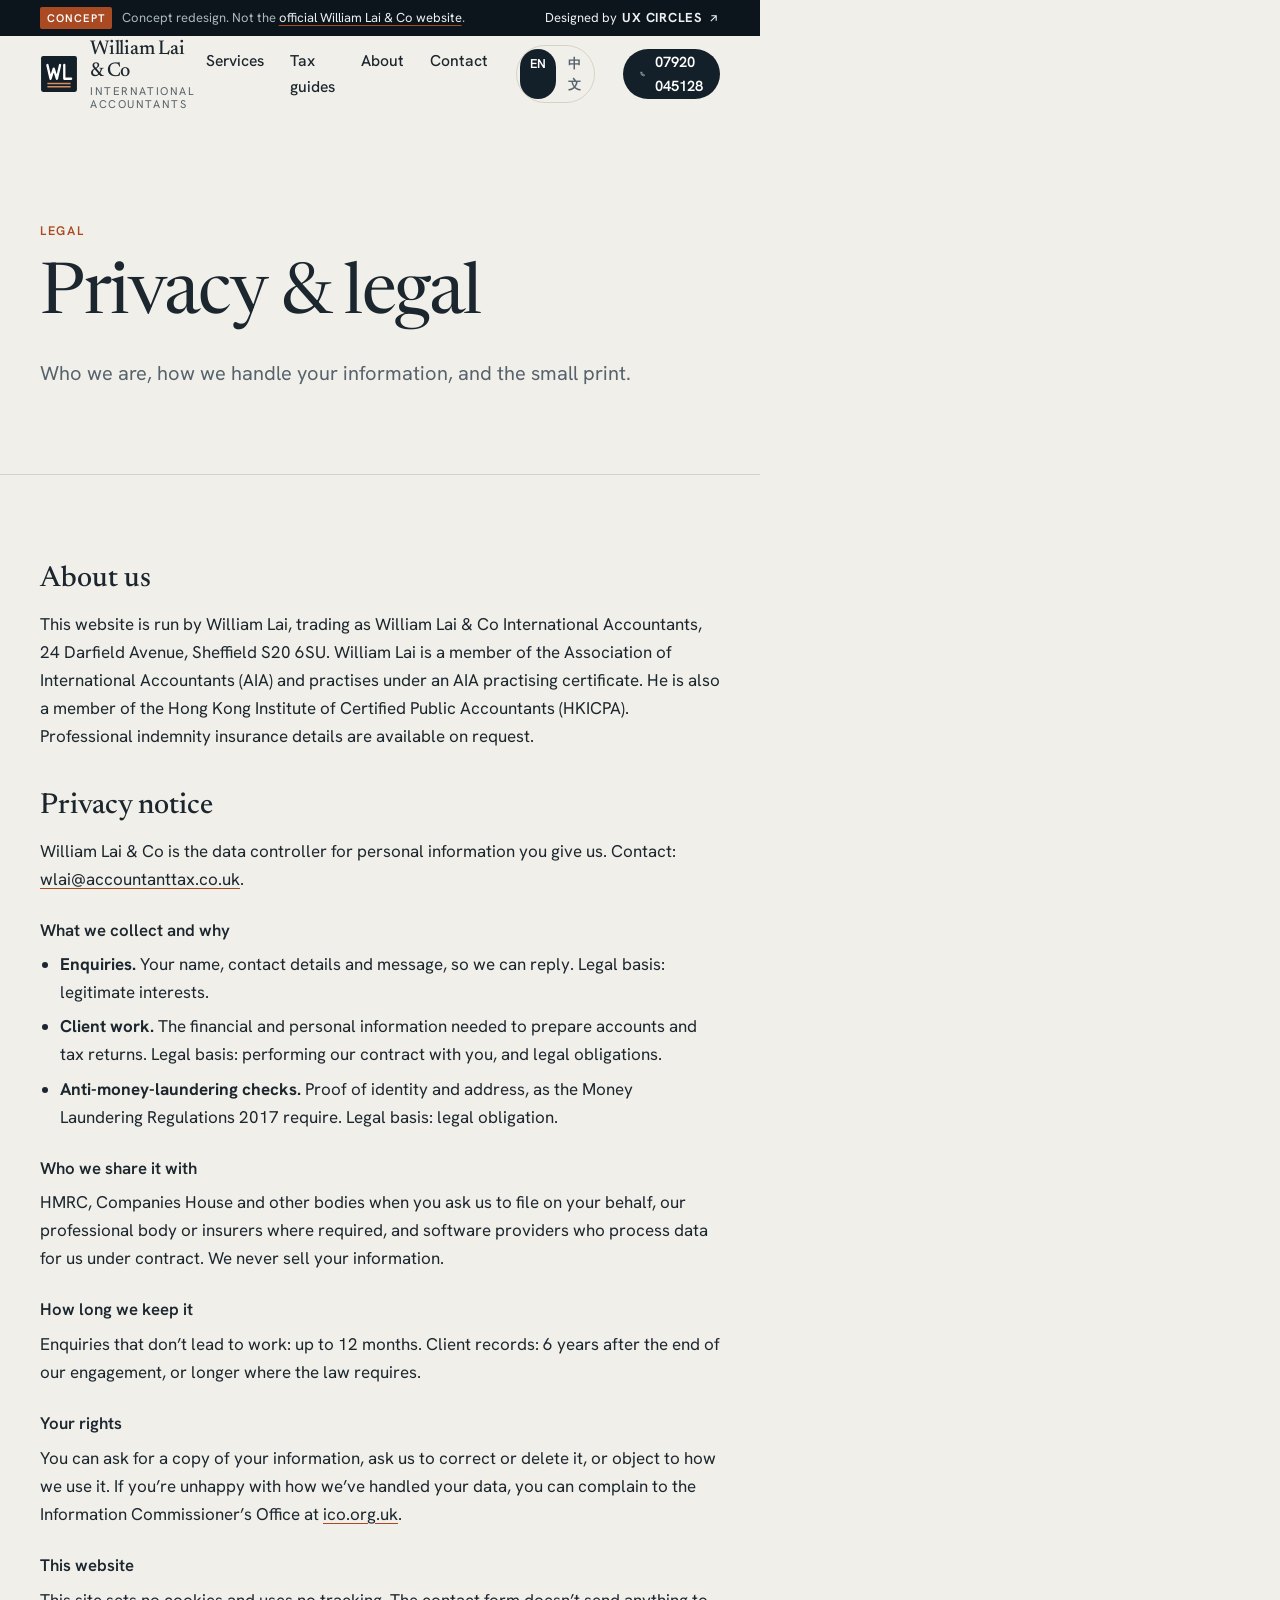
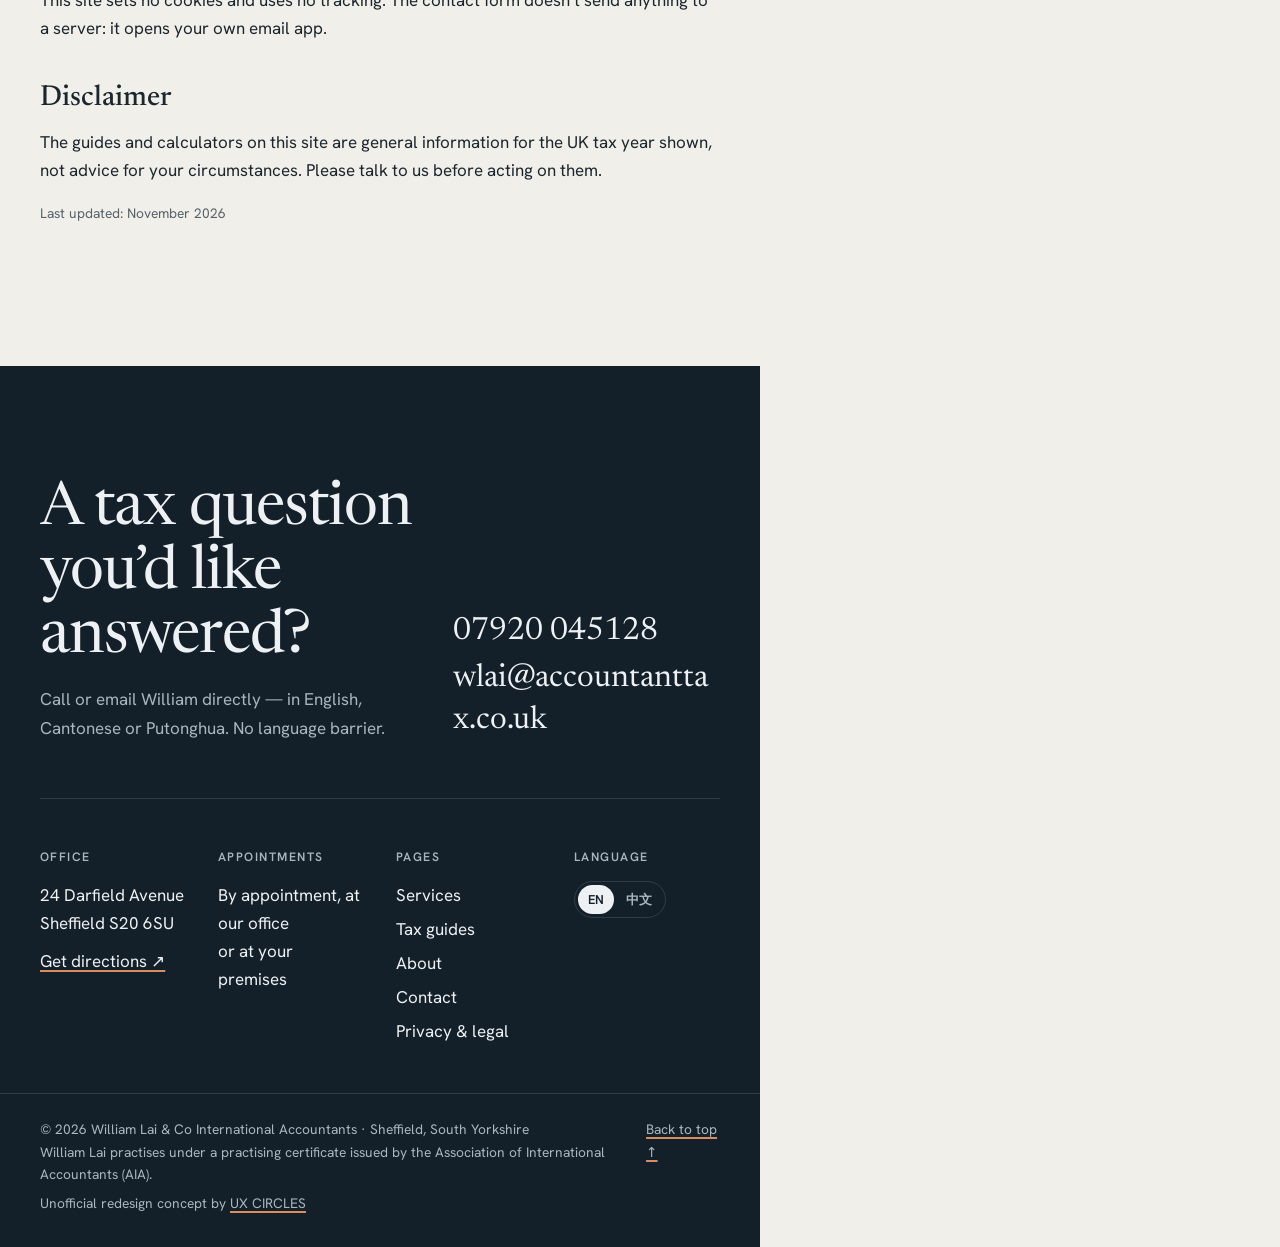
<file: legal.html>
<!doctype html>
<html lang="en-GB">
<head>
<meta charset="utf-8">
<meta name="viewport" content="width=device-width, initial-scale=1">
<meta name="robots" content="noindex, nofollow">
<title>Privacy &amp; legal | William Lai &amp; Co</title>
<meta name="description" content="Privacy notice, professional body details and disclaimer for William Lai &amp; Co, Sheffield.">
<link rel="canonical" href="https://accountanttax.co.uk/legal.html">
<link rel="alternate" hreflang="en-GB" href="https://accountanttax.co.uk/legal.html">
<link rel="alternate" hreflang="zh-Hant" href="https://accountanttax.co.uk/zh/legal.html">
<link rel="alternate" hreflang="x-default" href="https://accountanttax.co.uk/legal.html">
<meta property="og:title" content="Privacy &amp; legal | William Lai &amp; Co">
<meta property="og:description" content="Privacy notice, professional body details and disclaimer for William Lai &amp; Co, Sheffield.">
<meta property="og:type" content="website">
<meta property="og:locale" content="en_GB">
<meta name="theme-color" content="#f1efe9">
<link rel="icon" href="assets/img/favicon.svg" type="image/svg+xml">
<link rel="icon" href="assets/img/favicon.png" type="image/png" sizes="64x64">
<link rel="apple-touch-icon" href="assets/img/apple-touch-icon.png">
<link rel="preload" href="assets/fonts/newsreader.woff2" as="font" type="font/woff2" crossorigin>
<link rel="preload" href="assets/fonts/hanken-grotesk.woff2" as="font" type="font/woff2" crossorigin>
<link rel="stylesheet" href="assets/css/style.css?v=f42f1013">
<script>document.documentElement.classList.add("js")</script>
<script type="application/ld+json">{"@context": "https://schema.org", "@type": "AccountingService", "name": "William Lai & Co International Accountants", "url": "https://accountanttax.co.uk/", "telephone": "+44 7920 045128", "email": "wlai@accountanttax.co.uk", "foundingDate": "2007", "founder": {"@type": "Person", "name": "William Lai", "memberOf": [{"@type": "Organization", "name": "Association of International Accountants"}, {"@type": "Organization", "name": "Hong Kong Institute of Certified Public Accountants"}]}, "address": {"@type": "PostalAddress", "streetAddress": "24 Darfield Avenue", "addressLocality": "Sheffield", "postalCode": "S20 6SU", "addressCountry": "GB"}, "areaServed": ["Sheffield", "South Yorkshire", "United Kingdom"], "knowsLanguage": ["en", "yue", "cmn"]}</script>
</head>
<body class="legal">
<a class="skip" href="#main">Skip to content</a>
<div class="concept-bar" role="note">
  <div class="wrap concept-inner">
    <p><span class="concept-tag">Concept</span><span class="concept-long">Concept redesign. Not the <a href="https://accountanttax.co.uk/" target="_blank" rel="noopener">official William Lai &amp; Co website</a>.</span></p>
    <a href="https://ux-circles.com/professionals" target="_blank" rel="noopener"><span class="concept-by">Designed by </span><strong>UX CIRCLES</strong> <svg viewBox="0 0 24 24" aria-hidden="true"><path d="M7 17 17 7M8 7h9v9"/></svg></a>
  </div>
</div>
<header class="site-header" data-header>
  <div class="wrap header-inner">
    <a class="brand" href="./" aria-label="William Lai &amp; Co — home">
      <svg class="mark" viewBox="0 0 36 36" aria-hidden="true">
  <rect class="mark-box" x="1" y="1" width="34" height="34" rx="2"/>
  <path class="mark-wl" d="M7 9.5l3 13 3-9.5 3 9.5 3-13M23 9.5v13h6.5"/>
  <path class="mark-rule" d="M7 27h22M7 30h22"/>
</svg>
      <span class="brand-text"><span class="brand-name">William Lai &amp; Co</span><span class="brand-sub">International Accountants</span></span>
    </a>
    <nav class="main-nav" aria-label="Main"><a href="services.html">Services</a><a href="guides.html">Tax guides</a><a href="about.html">About</a><a href="contact.html">Contact</a></nav>
    <div class="lang" role="group" aria-label="Language / 語言"><a href="legal.html" lang="en-GB" hreflang="en-GB" aria-current="true">EN</a><a href="zh/legal.html" lang="zh-Hant" hreflang="zh-Hant">中文</a></div>
    <a class="btn btn-ink header-cta" href="tel:+447920045128"><svg viewBox="0 0 24 24" aria-hidden="true"><path d="M5 4h4l2 5-2.5 1.5a11 11 0 0 0 5 5L15 13l5 2v4a2 2 0 0 1-2 2A16 16 0 0 1 3 6a2 2 0 0 1 2-2"/></svg><span>07920 045128</span></a>
    <button class="menu-btn" aria-expanded="false" aria-controls="menu"><span class="menu-lines"><span></span><span></span></span><span class="sr">Menu</span></button>
  </div>
</header>
<div class="menu" id="menu" hidden>
  <div class="wrap menu-inner">
    <ul class="menu-links"><li><a href="services.html">Services</a></li><li><a href="guides.html">Tax guides</a></li><li><a href="about.html">About</a></li><li><a href="contact.html">Contact</a></li></ul>
    <div class="menu-foot">
      <a href="tel:+447920045128">07920 045128</a>
      <a href="mailto:wlai@accountanttax.co.uk">wlai@accountanttax.co.uk</a>
      <div class="lang" role="group" aria-label="Language / 語言"><a href="legal.html" lang="en-GB" hreflang="en-GB" aria-current="true">EN</a><a href="zh/legal.html" lang="zh-Hant" hreflang="zh-Hant">中文</a></div>
    </div>
  </div>
</div>
<main id="main">
<section class="page-hero">
  <div class="wrap">
    <p class="label reveal-up">Legal</p>
    <h1 class="page-title split"><span class="line"><span>Privacy &amp; legal</span></span></h1>
    <p class="page-lead reveal-up">Who we are, how we handle your information, and the small print.</p>
  </div>
</section>
<section class="section section-tight"><div class="wrap prose legal">
<h2>About us</h2>
<p>This website is run by William Lai, trading as William Lai &amp; Co International Accountants, 24 Darfield Avenue, Sheffield S20 6SU. William Lai is a member of the Association of International Accountants (AIA) and practises under an AIA practising certificate. He is also a member of the Hong Kong Institute of Certified Public Accountants (HKICPA). Professional indemnity insurance details are available on request.</p>
<h2>Privacy notice</h2>
<p>William Lai &amp; Co is the data controller for personal information you give us. Contact: <a href="mailto:wlai@accountanttax.co.uk">wlai@accountanttax.co.uk</a>.</p>
<h3>What we collect and why</h3>
<ul>
<li><strong>Enquiries.</strong> Your name, contact details and message, so we can reply. Legal basis: legitimate interests.</li>
<li><strong>Client work.</strong> The financial and personal information needed to prepare accounts and tax returns. Legal basis: performing our contract with you, and legal obligations.</li>
<li><strong>Anti-money-laundering checks.</strong> Proof of identity and address, as the Money Laundering Regulations 2017 require. Legal basis: legal obligation.</li>
</ul>
<h3>Who we share it with</h3>
<p>HMRC, Companies House and other bodies when you ask us to file on your behalf, our professional body or insurers where required, and software providers who process data for us under contract. We never sell your information.</p>
<h3>How long we keep it</h3>
<p>Enquiries that don’t lead to work: up to 12 months. Client records: 6 years after the end of our engagement, or longer where the law requires.</p>
<h3>Your rights</h3>
<p>You can ask for a copy of your information, ask us to correct or delete it, or object to how we use it. If you’re unhappy with how we’ve handled your data, you can complain to the Information Commissioner’s Office at <a href="https://ico.org.uk/make-a-complaint/" target="_blank" rel="noopener">ico.org.uk</a>.</p>
<h3>This website</h3>
<p>This site sets no cookies and uses no tracking. The contact form doesn’t send anything to a server: it opens your own email app.</p>
<h2>Disclaimer</h2>
<p>The guides and calculators on this site are general information for the UK tax year shown, not advice for your circumstances. Please talk to us before acting on them.</p>
<p class="fine">Last updated: November 2026</p></div></section>
</main>
<footer class="site-footer">
  <div class="wrap">
    <div class="footer-top">
      <div>
        <h2 class="footer-q split"><span class="line"><span>A tax question</span></span><span class="line"><span>you’d like answered?</span></span></h2>
        <p class="footer-lead">Call or email William directly — in English, Cantonese or Putonghua. No language barrier.</p>
      </div>
      <div class="footer-contact">
        <a class="big-link" href="tel:+447920045128">07920 045128</a>
        <a class="big-link" href="mailto:wlai@accountanttax.co.uk">wlai@accountanttax.co.uk</a>
      </div>
    </div>
    <div class="footer-grid">
      <div><h3 class="f-h">Office</h3><p>24 Darfield Avenue<br>Sheffield S20 6SU</p><p><a class="u" href="https://www.google.com/maps/search/?api=1&query=24+Darfield+Avenue+Sheffield+S20+6SU" rel="noopener" target="_blank">Get directions ↗</a></p></div>
      <div><h3 class="f-h">Appointments</h3><p>By appointment, at our office<br>or at your premises</p></div>
      <div><h3 class="f-h">Pages</h3><ul class="f-links"><li><a href="services.html">Services</a></li><li><a href="guides.html">Tax guides</a></li><li><a href="about.html">About</a></li><li><a href="contact.html">Contact</a></li><li><a href="legal.html">Privacy &amp; legal</a></li></ul></div>
      <div><h3 class="f-h">Language</h3><div class="lang" role="group" aria-label="Language / 語言"><a href="legal.html" lang="en-GB" hreflang="en-GB" aria-current="true">EN</a><a href="zh/legal.html" lang="zh-Hant" hreflang="zh-Hant">中文</a></div></div>
    </div>
  </div>
  <div class="wrap footer-base">
    <span>© <span data-year>2026</span> William Lai &amp; Co International Accountants · Sheffield, South Yorkshire<br>William Lai practises under a practising certificate issued by the Association of International Accountants (AIA).<br><span class="concept-note">Unofficial redesign concept by <a class="u" href="https://ux-circles.com/professionals" target="_blank" rel="noopener">UX CIRCLES</a></span></span>
    <a href="#main" class="u">Back to top ↑</a>
  </div>
</footer>
<nav class="action-bar" aria-label="Quick contact">
  <a href="tel:+447920045128"><svg viewBox="0 0 24 24" aria-hidden="true"><path d="M5 4h4l2 5-2.5 1.5a11 11 0 0 0 5 5L15 13l5 2v4a2 2 0 0 1-2 2A16 16 0 0 1 3 6a2 2 0 0 1 2-2"/></svg><span>Call</span></a>
  <a href="mailto:wlai@accountanttax.co.uk"><svg viewBox="0 0 24 24" aria-hidden="true"><rect x="3" y="5" width="18" height="14" rx="2"/><path d="m3 7 9 6 9-6"/></svg><span>Email</span></a>
  <a href="https://www.google.com/maps/search/?api=1&query=24+Darfield+Avenue+Sheffield+S20+6SU" target="_blank" rel="noopener"><svg viewBox="0 0 24 24" aria-hidden="true"><path d="M12 21s-7-6.2-7-12a7 7 0 0 1 14 0c0 5.8-7 12-7 12z"/><circle cx="12" cy="9" r="2.5"/></svg><span>Map</span></a>
</nav>
<script>window.WLAI = {"today": "today", "tomorrow": "tomorrow", "inDays": "in {n} days", "days": "days", "day": "day", "until": "until {date}", "dl": {"jan": "Self Assessment online return and balancing payment for {ty}", "jul": "Second payment on account for {ty}", "oct5": "Register for Self Assessment if you started self-employment or letting in {ty}", "oct31": "Paper Self Assessment return deadline for {ty}", "mtd": "Making Tax Digital quarterly update for the quarter to {end} (if you’re in MTD)"}, "tax": {"tax": "Income tax", "ni": "National Insurance", "total": "Total tax and NI", "take": "Left after tax and NI", "eff": "Overall rate", "pa": "Personal Allowance used", "c1": "Class 1 (employee)", "c4": "Class 4 (self-employed)"}, "mtd": {"in26": "<strong>You’re in from 6 April 2026.</strong> Your 2024/25 qualifying income was over £50,000, so you should already be keeping digital records and sending quarterly updates. The next update is due on {next}.", "in27": "<strong>You’ll need to join from 6 April 2027</strong>, if your 2025/26 qualifying income is also over £30,000. Start using MTD-compatible software before then.", "in28": "<strong>You’ll need to join from 6 April 2028</strong>, if your 2026/27 qualifying income is also over £20,000.", "out": "<strong>Not required yet.</strong> At £20,000 or less, you’re below every threshold announced so far. You can still sign up voluntarily."}, "mailSubject": "Website enquiry", "mailName": "Name", "mailPhone": "Phone", "mailLang": "Preferred language", "mailService": "Service"};</script>
<script src="assets/js/main.js?v=4d3c659e" defer></script>
</body>
</html>
</file>
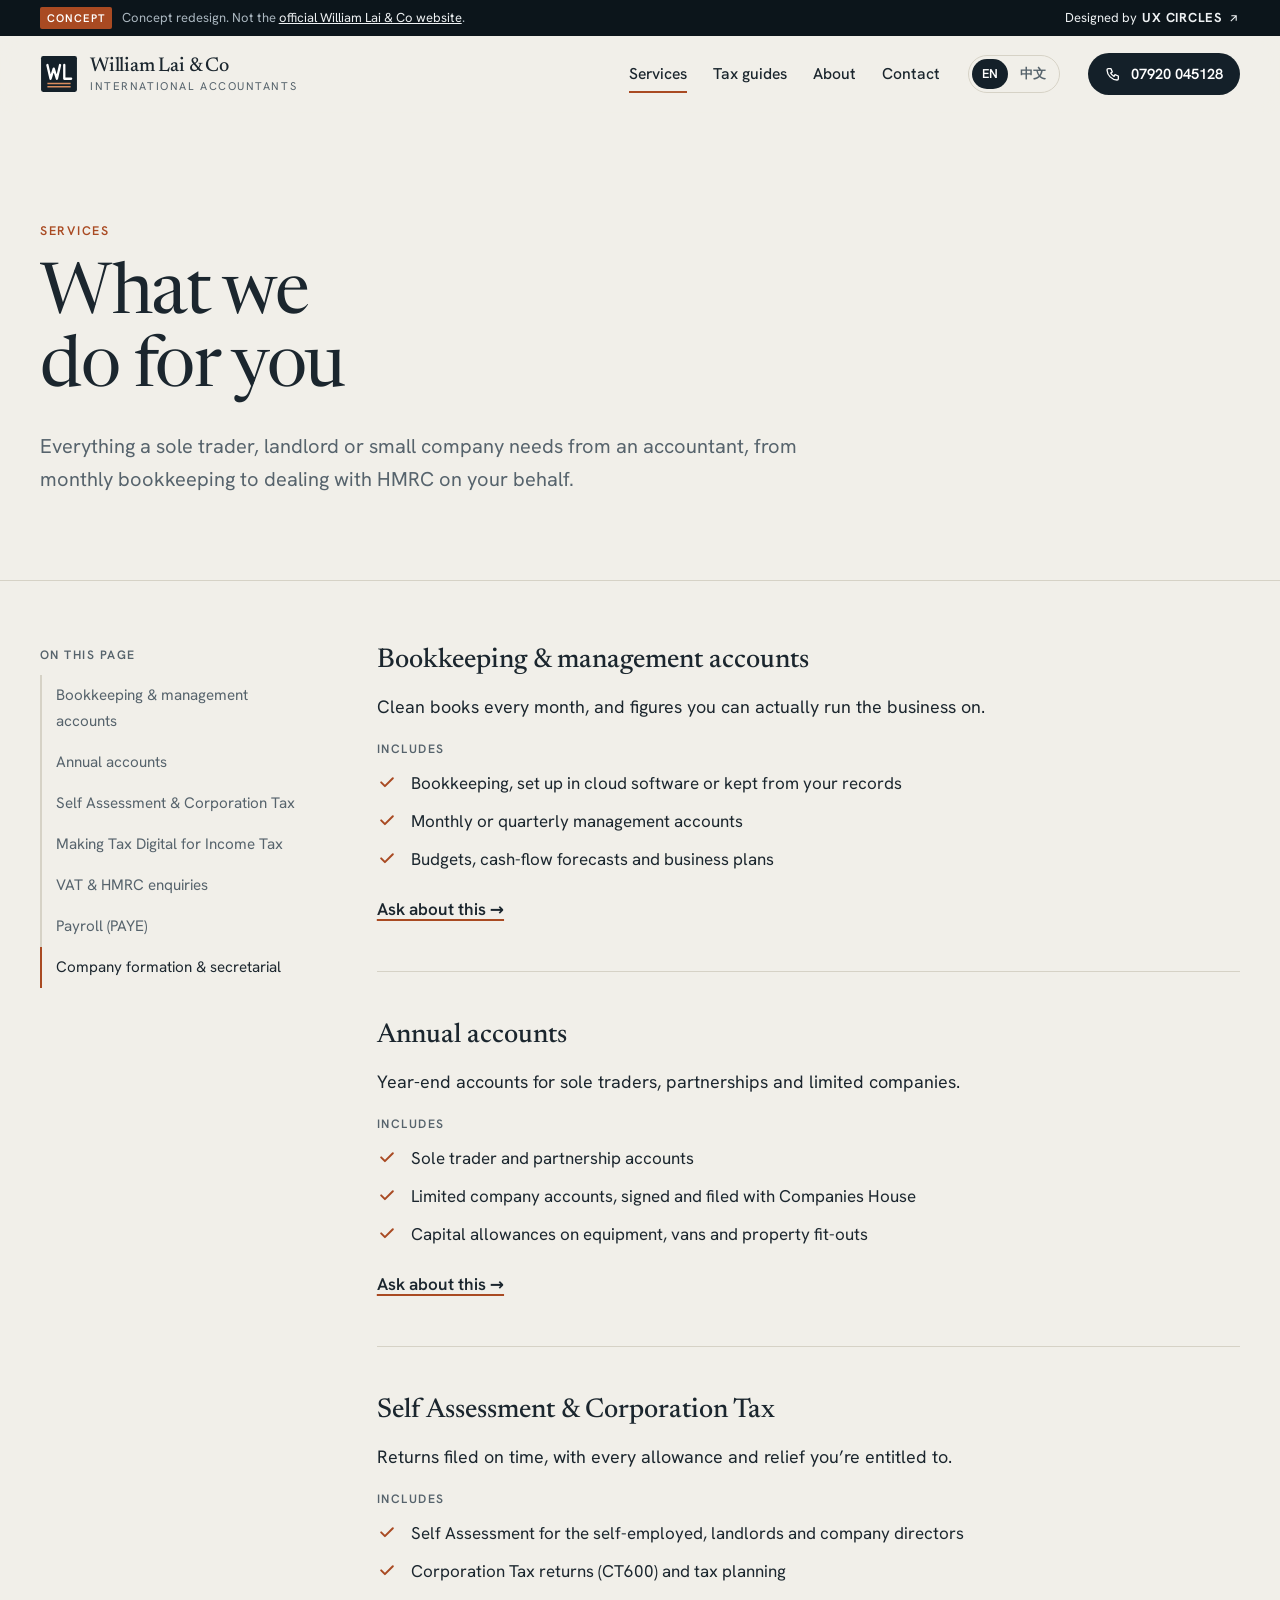
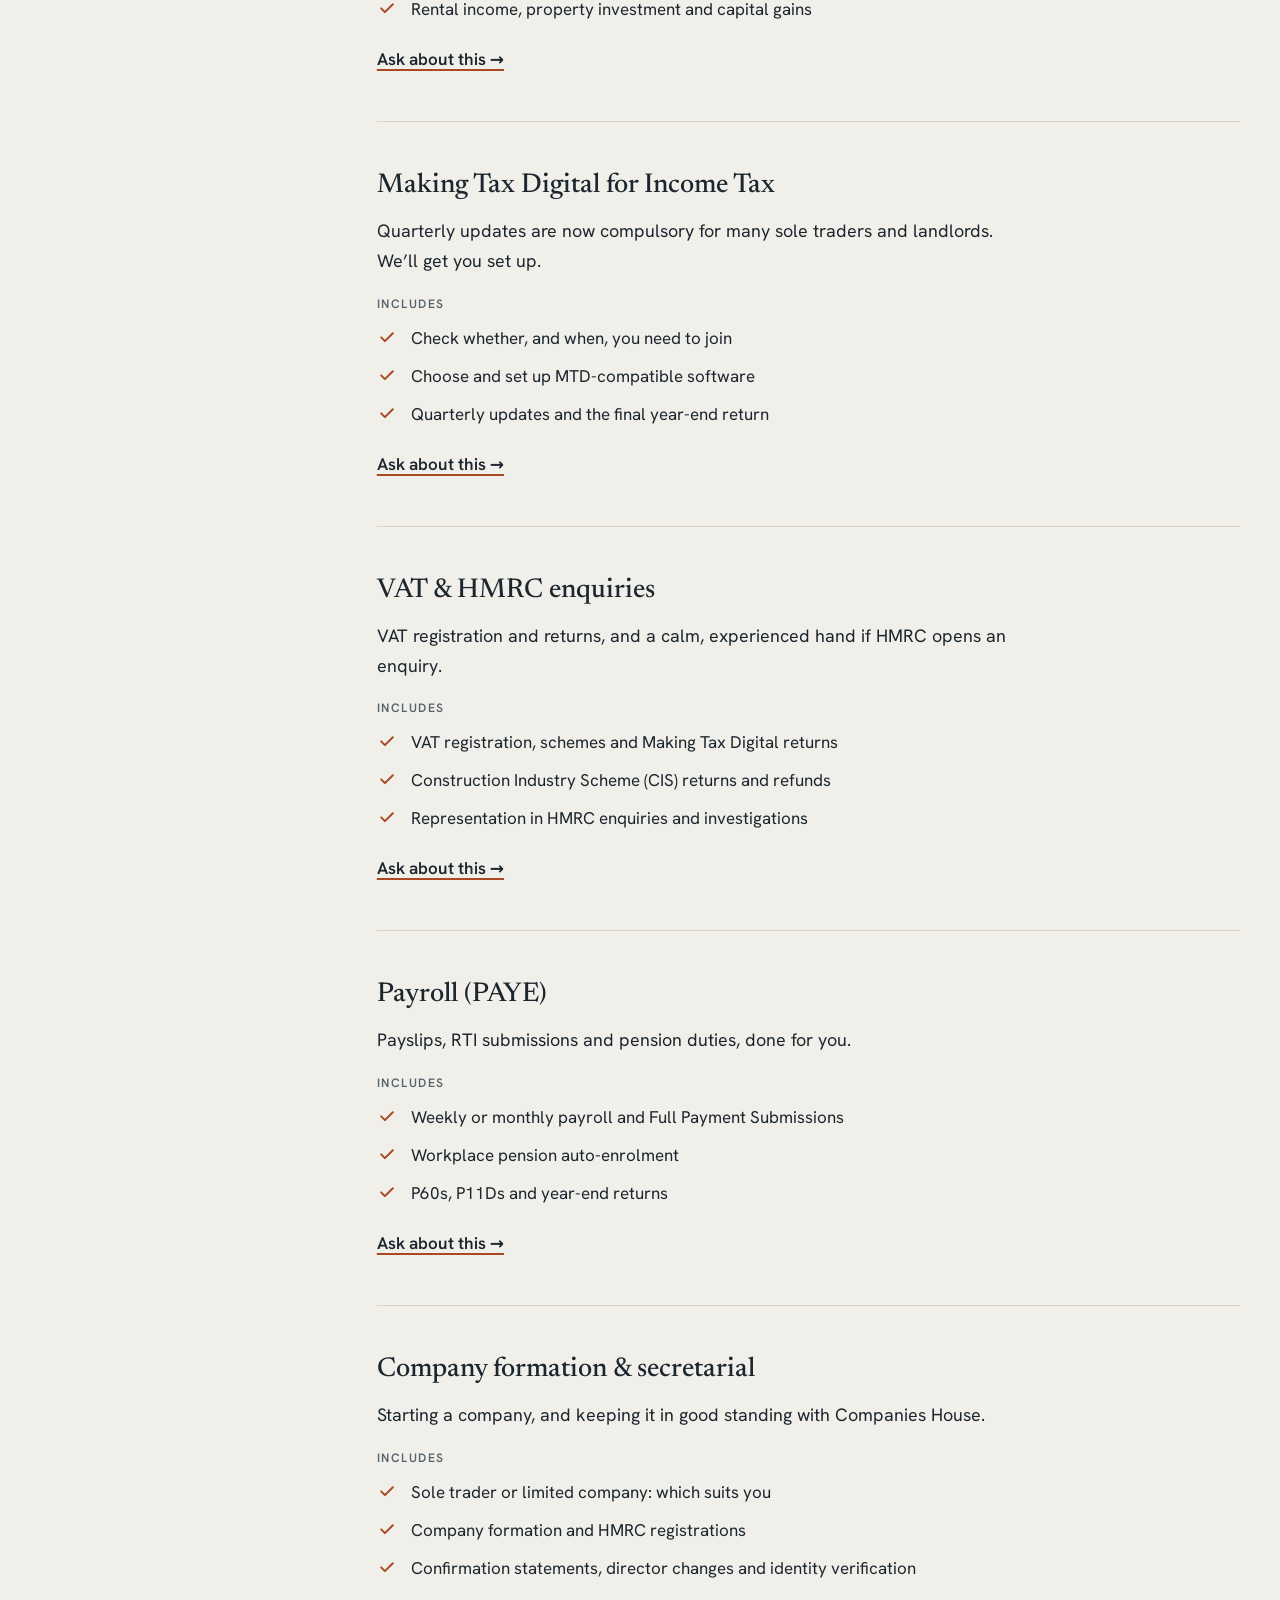
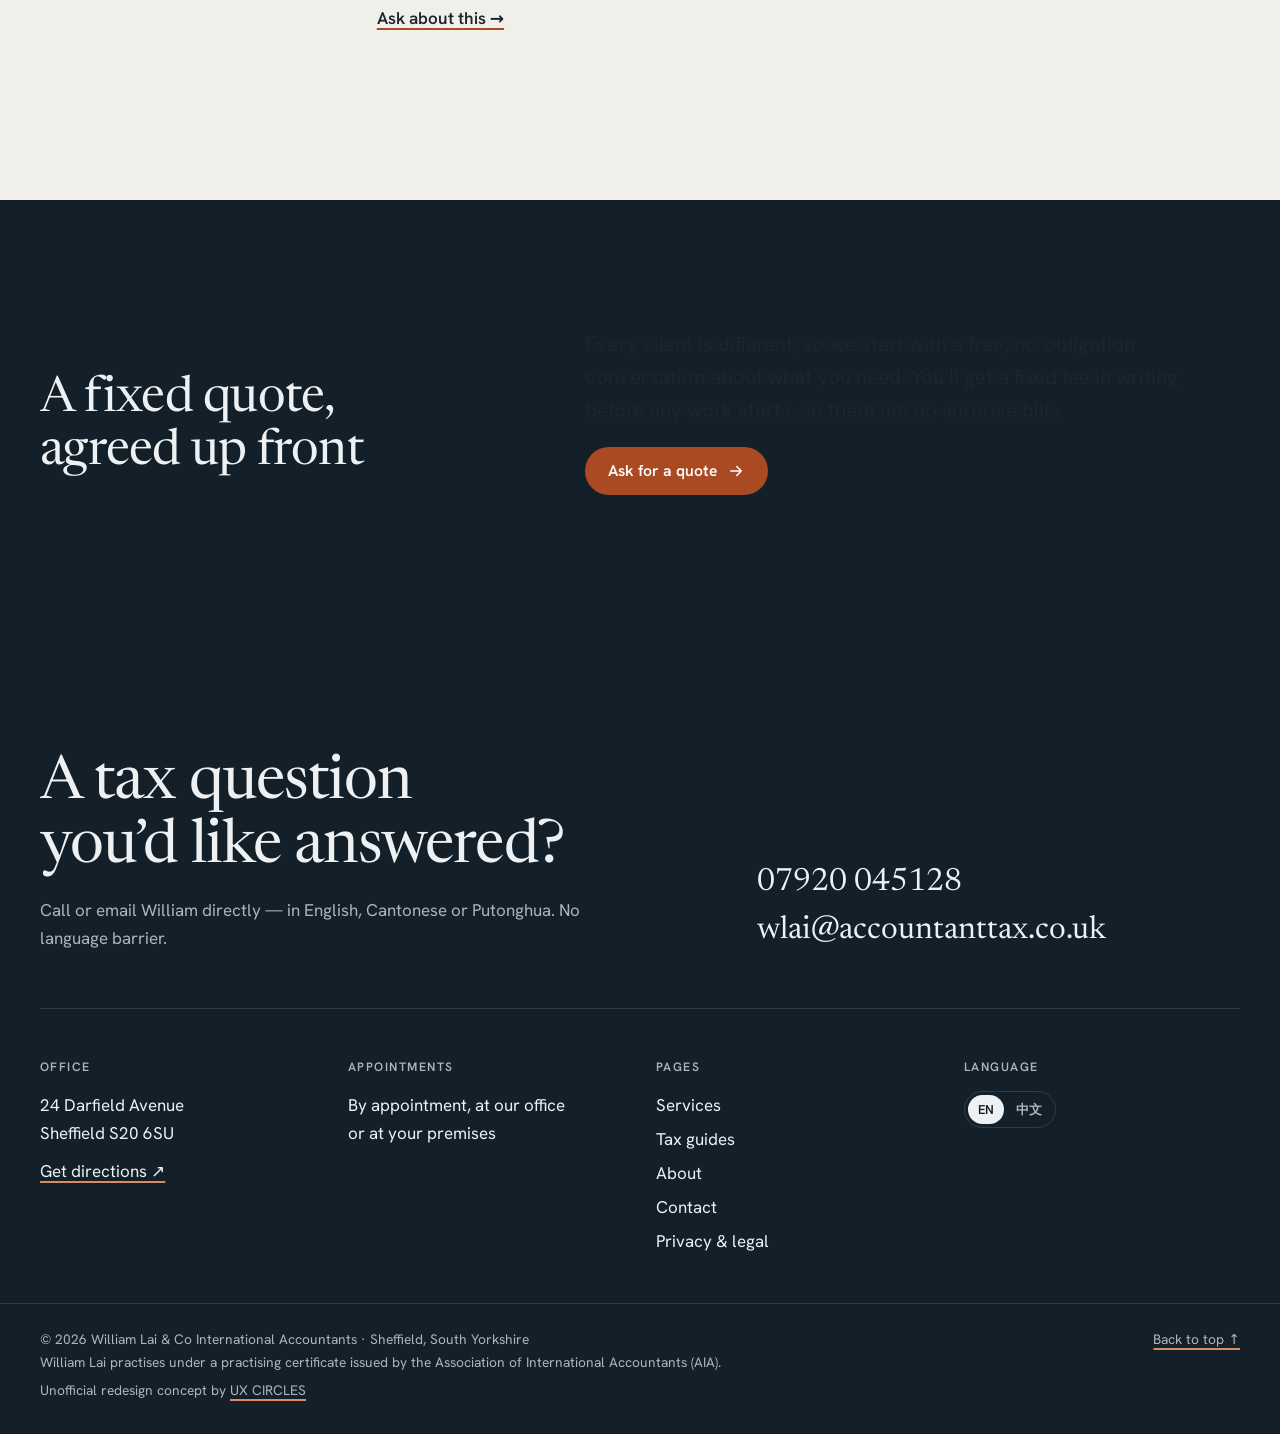
<file: services.html>
<!doctype html>
<html lang="en-GB">
<head>
<meta charset="utf-8">
<meta name="viewport" content="width=device-width, initial-scale=1">
<meta name="robots" content="noindex, nofollow">
<title>Services | William Lai &amp; Co, Sheffield accountants</title>
<meta name="description" content="Bookkeeping, annual accounts, Self Assessment, Corporation Tax, Making Tax Digital, VAT, CIS, payroll and company formation in Sheffield.">
<link rel="canonical" href="https://accountanttax.co.uk/services.html">
<link rel="alternate" hreflang="en-GB" href="https://accountanttax.co.uk/services.html">
<link rel="alternate" hreflang="zh-Hant" href="https://accountanttax.co.uk/zh/services.html">
<link rel="alternate" hreflang="x-default" href="https://accountanttax.co.uk/services.html">
<meta property="og:title" content="Services | William Lai &amp; Co, Sheffield accountants">
<meta property="og:description" content="Bookkeeping, annual accounts, Self Assessment, Corporation Tax, Making Tax Digital, VAT, CIS, payroll and company formation in Sheffield.">
<meta property="og:type" content="website">
<meta property="og:locale" content="en_GB">
<meta name="theme-color" content="#f1efe9">
<link rel="icon" href="assets/img/favicon.svg" type="image/svg+xml">
<link rel="icon" href="assets/img/favicon.png" type="image/png" sizes="64x64">
<link rel="apple-touch-icon" href="assets/img/apple-touch-icon.png">
<link rel="preload" href="assets/fonts/newsreader.woff2" as="font" type="font/woff2" crossorigin>
<link rel="preload" href="assets/fonts/hanken-grotesk.woff2" as="font" type="font/woff2" crossorigin>
<link rel="stylesheet" href="assets/css/style.css?v=f42f1013">
<script>document.documentElement.classList.add("js")</script>
<script type="application/ld+json">{"@context": "https://schema.org", "@type": "AccountingService", "name": "William Lai & Co International Accountants", "url": "https://accountanttax.co.uk/", "telephone": "+44 7920 045128", "email": "wlai@accountanttax.co.uk", "foundingDate": "2007", "founder": {"@type": "Person", "name": "William Lai", "memberOf": [{"@type": "Organization", "name": "Association of International Accountants"}, {"@type": "Organization", "name": "Hong Kong Institute of Certified Public Accountants"}]}, "address": {"@type": "PostalAddress", "streetAddress": "24 Darfield Avenue", "addressLocality": "Sheffield", "postalCode": "S20 6SU", "addressCountry": "GB"}, "areaServed": ["Sheffield", "South Yorkshire", "United Kingdom"], "knowsLanguage": ["en", "yue", "cmn"]}</script>
</head>
<body class="services">
<a class="skip" href="#main">Skip to content</a>
<div class="concept-bar" role="note">
  <div class="wrap concept-inner">
    <p><span class="concept-tag">Concept</span><span class="concept-long">Concept redesign. Not the <a href="https://accountanttax.co.uk/" target="_blank" rel="noopener">official William Lai &amp; Co website</a>.</span></p>
    <a href="https://ux-circles.com/professionals" target="_blank" rel="noopener"><span class="concept-by">Designed by </span><strong>UX CIRCLES</strong> <svg viewBox="0 0 24 24" aria-hidden="true"><path d="M7 17 17 7M8 7h9v9"/></svg></a>
  </div>
</div>
<header class="site-header" data-header>
  <div class="wrap header-inner">
    <a class="brand" href="./" aria-label="William Lai &amp; Co — home">
      <svg class="mark" viewBox="0 0 36 36" aria-hidden="true">
  <rect class="mark-box" x="1" y="1" width="34" height="34" rx="2"/>
  <path class="mark-wl" d="M7 9.5l3 13 3-9.5 3 9.5 3-13M23 9.5v13h6.5"/>
  <path class="mark-rule" d="M7 27h22M7 30h22"/>
</svg>
      <span class="brand-text"><span class="brand-name">William Lai &amp; Co</span><span class="brand-sub">International Accountants</span></span>
    </a>
    <nav class="main-nav" aria-label="Main"><a href="services.html" aria-current="page">Services</a><a href="guides.html">Tax guides</a><a href="about.html">About</a><a href="contact.html">Contact</a></nav>
    <div class="lang" role="group" aria-label="Language / 語言"><a href="services.html" lang="en-GB" hreflang="en-GB" aria-current="true">EN</a><a href="zh/services.html" lang="zh-Hant" hreflang="zh-Hant">中文</a></div>
    <a class="btn btn-ink header-cta" href="tel:+447920045128"><svg viewBox="0 0 24 24" aria-hidden="true"><path d="M5 4h4l2 5-2.5 1.5a11 11 0 0 0 5 5L15 13l5 2v4a2 2 0 0 1-2 2A16 16 0 0 1 3 6a2 2 0 0 1 2-2"/></svg><span>07920 045128</span></a>
    <button class="menu-btn" aria-expanded="false" aria-controls="menu"><span class="menu-lines"><span></span><span></span></span><span class="sr">Menu</span></button>
  </div>
</header>
<div class="menu" id="menu" hidden>
  <div class="wrap menu-inner">
    <ul class="menu-links"><li><a href="services.html" aria-current="page">Services</a></li><li><a href="guides.html">Tax guides</a></li><li><a href="about.html">About</a></li><li><a href="contact.html">Contact</a></li></ul>
    <div class="menu-foot">
      <a href="tel:+447920045128">07920 045128</a>
      <a href="mailto:wlai@accountanttax.co.uk">wlai@accountanttax.co.uk</a>
      <div class="lang" role="group" aria-label="Language / 語言"><a href="services.html" lang="en-GB" hreflang="en-GB" aria-current="true">EN</a><a href="zh/services.html" lang="zh-Hant" hreflang="zh-Hant">中文</a></div>
    </div>
  </div>
</div>
<main id="main">
<section class="page-hero">
  <div class="wrap">
    <p class="label reveal-up">Services</p>
    <h1 class="page-title split"><span class="line"><span>What we</span></span><span class="line"><span>do for you</span></span></h1>
    <p class="page-lead reveal-up">Everything a sole trader, landlord or small company needs from an accountant, from monthly bookkeeping to dealing with HMRC on your behalf.</p>
  </div>
</section>
<div class="wrap svc-layout">
  <nav class="toc" aria-label="On this page"><p class="mini">On this page</p><ul><li><a href="#bookkeeping">Bookkeeping &amp; management accounts</a></li><li><a href="#accounts">Annual accounts</a></li><li><a href="#tax">Self Assessment &amp; Corporation Tax</a></li><li><a href="#mtd">Making Tax Digital for Income Tax</a></li><li><a href="#vat">VAT &amp; HMRC enquiries</a></li><li><a href="#payroll">Payroll (PAYE)</a></li><li><a href="#company">Company formation &amp; secretarial</a></li></ul></nav>
  <div class="svc-body">
      <section class="svc-section reveal-up" id="bookkeeping">
        <h2 class="h3">Bookkeeping &amp; management accounts</h2>
        <p class="svc-sum">Clean books every month, and figures you can actually run the business on.</p>
        <h3 class="mini">Includes</h3>
        <ul class="ticks"><li><svg viewBox="0 0 24 24" aria-hidden="true"><path d="m5 12.5 4.5 4.5L19 7.5"/></svg><span>Bookkeeping, set up in cloud software or kept from your records</span></li><li><svg viewBox="0 0 24 24" aria-hidden="true"><path d="m5 12.5 4.5 4.5L19 7.5"/></svg><span>Monthly or quarterly management accounts</span></li><li><svg viewBox="0 0 24 24" aria-hidden="true"><path d="m5 12.5 4.5 4.5L19 7.5"/></svg><span>Budgets, cash-flow forecasts and business plans</span></li></ul>
        <a class="u ask" href="contact.html?service=bookkeeping">Ask about this →</a>
      </section>
      <section class="svc-section reveal-up" id="accounts">
        <h2 class="h3">Annual accounts</h2>
        <p class="svc-sum">Year-end accounts for sole traders, partnerships and limited companies.</p>
        <h3 class="mini">Includes</h3>
        <ul class="ticks"><li><svg viewBox="0 0 24 24" aria-hidden="true"><path d="m5 12.5 4.5 4.5L19 7.5"/></svg><span>Sole trader and partnership accounts</span></li><li><svg viewBox="0 0 24 24" aria-hidden="true"><path d="m5 12.5 4.5 4.5L19 7.5"/></svg><span>Limited company accounts, signed and filed with Companies House</span></li><li><svg viewBox="0 0 24 24" aria-hidden="true"><path d="m5 12.5 4.5 4.5L19 7.5"/></svg><span>Capital allowances on equipment, vans and property fit-outs</span></li></ul>
        <a class="u ask" href="contact.html?service=accounts">Ask about this →</a>
      </section>
      <section class="svc-section reveal-up" id="tax">
        <h2 class="h3">Self Assessment &amp; Corporation Tax</h2>
        <p class="svc-sum">Returns filed on time, with every allowance and relief you’re entitled to.</p>
        <h3 class="mini">Includes</h3>
        <ul class="ticks"><li><svg viewBox="0 0 24 24" aria-hidden="true"><path d="m5 12.5 4.5 4.5L19 7.5"/></svg><span>Self Assessment for the self-employed, landlords and company directors</span></li><li><svg viewBox="0 0 24 24" aria-hidden="true"><path d="m5 12.5 4.5 4.5L19 7.5"/></svg><span>Corporation Tax returns (CT600) and tax planning</span></li><li><svg viewBox="0 0 24 24" aria-hidden="true"><path d="m5 12.5 4.5 4.5L19 7.5"/></svg><span>Rental income, property investment and capital gains</span></li></ul>
        <a class="u ask" href="contact.html?service=tax">Ask about this →</a>
      </section>
      <section class="svc-section reveal-up" id="mtd">
        <h2 class="h3">Making Tax Digital for Income Tax</h2>
        <p class="svc-sum">Quarterly updates are now compulsory for many sole traders and landlords. We’ll get you set up.</p>
        <h3 class="mini">Includes</h3>
        <ul class="ticks"><li><svg viewBox="0 0 24 24" aria-hidden="true"><path d="m5 12.5 4.5 4.5L19 7.5"/></svg><span>Check whether, and when, you need to join</span></li><li><svg viewBox="0 0 24 24" aria-hidden="true"><path d="m5 12.5 4.5 4.5L19 7.5"/></svg><span>Choose and set up MTD-compatible software</span></li><li><svg viewBox="0 0 24 24" aria-hidden="true"><path d="m5 12.5 4.5 4.5L19 7.5"/></svg><span>Quarterly updates and the final year-end return</span></li></ul>
        <a class="u ask" href="contact.html?service=mtd">Ask about this →</a>
      </section>
      <section class="svc-section reveal-up" id="vat">
        <h2 class="h3">VAT &amp; HMRC enquiries</h2>
        <p class="svc-sum">VAT registration and returns, and a calm, experienced hand if HMRC opens an enquiry.</p>
        <h3 class="mini">Includes</h3>
        <ul class="ticks"><li><svg viewBox="0 0 24 24" aria-hidden="true"><path d="m5 12.5 4.5 4.5L19 7.5"/></svg><span>VAT registration, schemes and Making Tax Digital returns</span></li><li><svg viewBox="0 0 24 24" aria-hidden="true"><path d="m5 12.5 4.5 4.5L19 7.5"/></svg><span>Construction Industry Scheme (CIS) returns and refunds</span></li><li><svg viewBox="0 0 24 24" aria-hidden="true"><path d="m5 12.5 4.5 4.5L19 7.5"/></svg><span>Representation in HMRC enquiries and investigations</span></li></ul>
        <a class="u ask" href="contact.html?service=vat">Ask about this →</a>
      </section>
      <section class="svc-section reveal-up" id="payroll">
        <h2 class="h3">Payroll (PAYE)</h2>
        <p class="svc-sum">Payslips, RTI submissions and pension duties, done for you.</p>
        <h3 class="mini">Includes</h3>
        <ul class="ticks"><li><svg viewBox="0 0 24 24" aria-hidden="true"><path d="m5 12.5 4.5 4.5L19 7.5"/></svg><span>Weekly or monthly payroll and Full Payment Submissions</span></li><li><svg viewBox="0 0 24 24" aria-hidden="true"><path d="m5 12.5 4.5 4.5L19 7.5"/></svg><span>Workplace pension auto-enrolment</span></li><li><svg viewBox="0 0 24 24" aria-hidden="true"><path d="m5 12.5 4.5 4.5L19 7.5"/></svg><span>P60s, P11Ds and year-end returns</span></li></ul>
        <a class="u ask" href="contact.html?service=payroll">Ask about this →</a>
      </section>
      <section class="svc-section reveal-up" id="company">
        <h2 class="h3">Company formation &amp; secretarial</h2>
        <p class="svc-sum">Starting a company, and keeping it in good standing with Companies House.</p>
        <h3 class="mini">Includes</h3>
        <ul class="ticks"><li><svg viewBox="0 0 24 24" aria-hidden="true"><path d="m5 12.5 4.5 4.5L19 7.5"/></svg><span>Sole trader or limited company: which suits you</span></li><li><svg viewBox="0 0 24 24" aria-hidden="true"><path d="m5 12.5 4.5 4.5L19 7.5"/></svg><span>Company formation and HMRC registrations</span></li><li><svg viewBox="0 0 24 24" aria-hidden="true"><path d="m5 12.5 4.5 4.5L19 7.5"/></svg><span>Confirmation statements, director changes and identity verification</span></li></ul>
        <a class="u ask" href="contact.html?service=company">Ask about this →</a>
      </section>
  </div>
</div>
<section class="section section-ink" aria-labelledby="fee-h">
  <div class="wrap split-grid">
    <div><p class="label reveal-up">Fees</p>
    <h2 class="h2 split" id="fee-h"><span class="line"><span>A fixed quote,</span></span><span class="line"><span>agreed up front</span></span></h2></div>
    <div><p class="lead reveal-up">Every client is different, so we start with a free, no-obligation conversation about what you need. You’ll get a fixed fee in writing before any work starts, so there are no surprise bills.</p>
    <p class="reveal-up"><a class="btn btn-accent" href="contact.html"><span>Ask for a quote</span><svg viewBox="0 0 24 24" aria-hidden="true"><path d="M5 12h14M13 6l6 6-6 6"/></svg></a></p></div>
  </div>
</section>
</main>
<footer class="site-footer">
  <div class="wrap">
    <div class="footer-top">
      <div>
        <h2 class="footer-q split"><span class="line"><span>A tax question</span></span><span class="line"><span>you’d like answered?</span></span></h2>
        <p class="footer-lead">Call or email William directly — in English, Cantonese or Putonghua. No language barrier.</p>
      </div>
      <div class="footer-contact">
        <a class="big-link" href="tel:+447920045128">07920 045128</a>
        <a class="big-link" href="mailto:wlai@accountanttax.co.uk">wlai@accountanttax.co.uk</a>
      </div>
    </div>
    <div class="footer-grid">
      <div><h3 class="f-h">Office</h3><p>24 Darfield Avenue<br>Sheffield S20 6SU</p><p><a class="u" href="https://www.google.com/maps/search/?api=1&query=24+Darfield+Avenue+Sheffield+S20+6SU" rel="noopener" target="_blank">Get directions ↗</a></p></div>
      <div><h3 class="f-h">Appointments</h3><p>By appointment, at our office<br>or at your premises</p></div>
      <div><h3 class="f-h">Pages</h3><ul class="f-links"><li><a href="services.html">Services</a></li><li><a href="guides.html">Tax guides</a></li><li><a href="about.html">About</a></li><li><a href="contact.html">Contact</a></li><li><a href="legal.html">Privacy &amp; legal</a></li></ul></div>
      <div><h3 class="f-h">Language</h3><div class="lang" role="group" aria-label="Language / 語言"><a href="services.html" lang="en-GB" hreflang="en-GB" aria-current="true">EN</a><a href="zh/services.html" lang="zh-Hant" hreflang="zh-Hant">中文</a></div></div>
    </div>
  </div>
  <div class="wrap footer-base">
    <span>© <span data-year>2026</span> William Lai &amp; Co International Accountants · Sheffield, South Yorkshire<br>William Lai practises under a practising certificate issued by the Association of International Accountants (AIA).<br><span class="concept-note">Unofficial redesign concept by <a class="u" href="https://ux-circles.com/professionals" target="_blank" rel="noopener">UX CIRCLES</a></span></span>
    <a href="#main" class="u">Back to top ↑</a>
  </div>
</footer>
<nav class="action-bar" aria-label="Quick contact">
  <a href="tel:+447920045128"><svg viewBox="0 0 24 24" aria-hidden="true"><path d="M5 4h4l2 5-2.5 1.5a11 11 0 0 0 5 5L15 13l5 2v4a2 2 0 0 1-2 2A16 16 0 0 1 3 6a2 2 0 0 1 2-2"/></svg><span>Call</span></a>
  <a href="mailto:wlai@accountanttax.co.uk"><svg viewBox="0 0 24 24" aria-hidden="true"><rect x="3" y="5" width="18" height="14" rx="2"/><path d="m3 7 9 6 9-6"/></svg><span>Email</span></a>
  <a href="https://www.google.com/maps/search/?api=1&query=24+Darfield+Avenue+Sheffield+S20+6SU" target="_blank" rel="noopener"><svg viewBox="0 0 24 24" aria-hidden="true"><path d="M12 21s-7-6.2-7-12a7 7 0 0 1 14 0c0 5.8-7 12-7 12z"/><circle cx="12" cy="9" r="2.5"/></svg><span>Map</span></a>
</nav>
<script>window.WLAI = {"today": "today", "tomorrow": "tomorrow", "inDays": "in {n} days", "days": "days", "day": "day", "until": "until {date}", "dl": {"jan": "Self Assessment online return and balancing payment for {ty}", "jul": "Second payment on account for {ty}", "oct5": "Register for Self Assessment if you started self-employment or letting in {ty}", "oct31": "Paper Self Assessment return deadline for {ty}", "mtd": "Making Tax Digital quarterly update for the quarter to {end} (if you’re in MTD)"}, "tax": {"tax": "Income tax", "ni": "National Insurance", "total": "Total tax and NI", "take": "Left after tax and NI", "eff": "Overall rate", "pa": "Personal Allowance used", "c1": "Class 1 (employee)", "c4": "Class 4 (self-employed)"}, "mtd": {"in26": "<strong>You’re in from 6 April 2026.</strong> Your 2024/25 qualifying income was over £50,000, so you should already be keeping digital records and sending quarterly updates. The next update is due on {next}.", "in27": "<strong>You’ll need to join from 6 April 2027</strong>, if your 2025/26 qualifying income is also over £30,000. Start using MTD-compatible software before then.", "in28": "<strong>You’ll need to join from 6 April 2028</strong>, if your 2026/27 qualifying income is also over £20,000.", "out": "<strong>Not required yet.</strong> At £20,000 or less, you’re below every threshold announced so far. You can still sign up voluntarily."}, "mailSubject": "Website enquiry", "mailName": "Name", "mailPhone": "Phone", "mailLang": "Preferred language", "mailService": "Service"};</script>
<script src="assets/js/main.js?v=4d3c659e" defer></script>
</body>
</html>
</file>
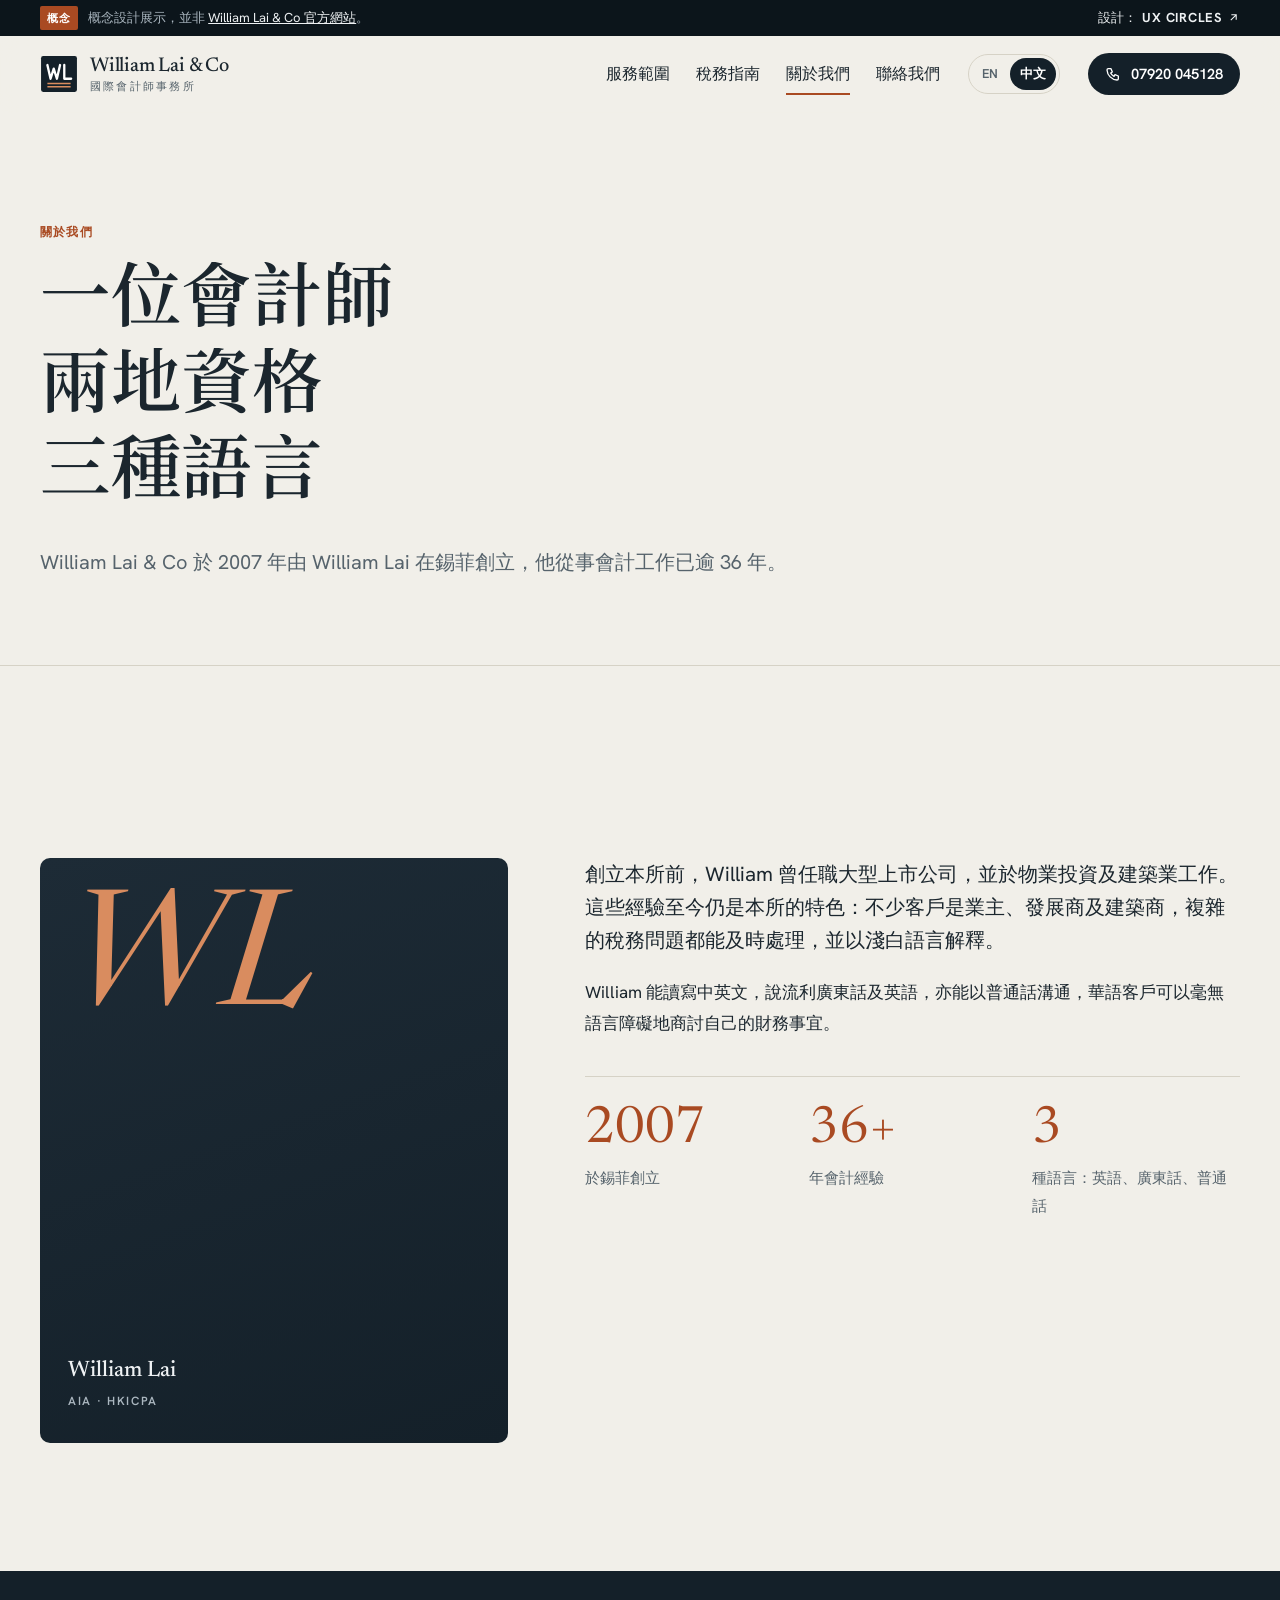
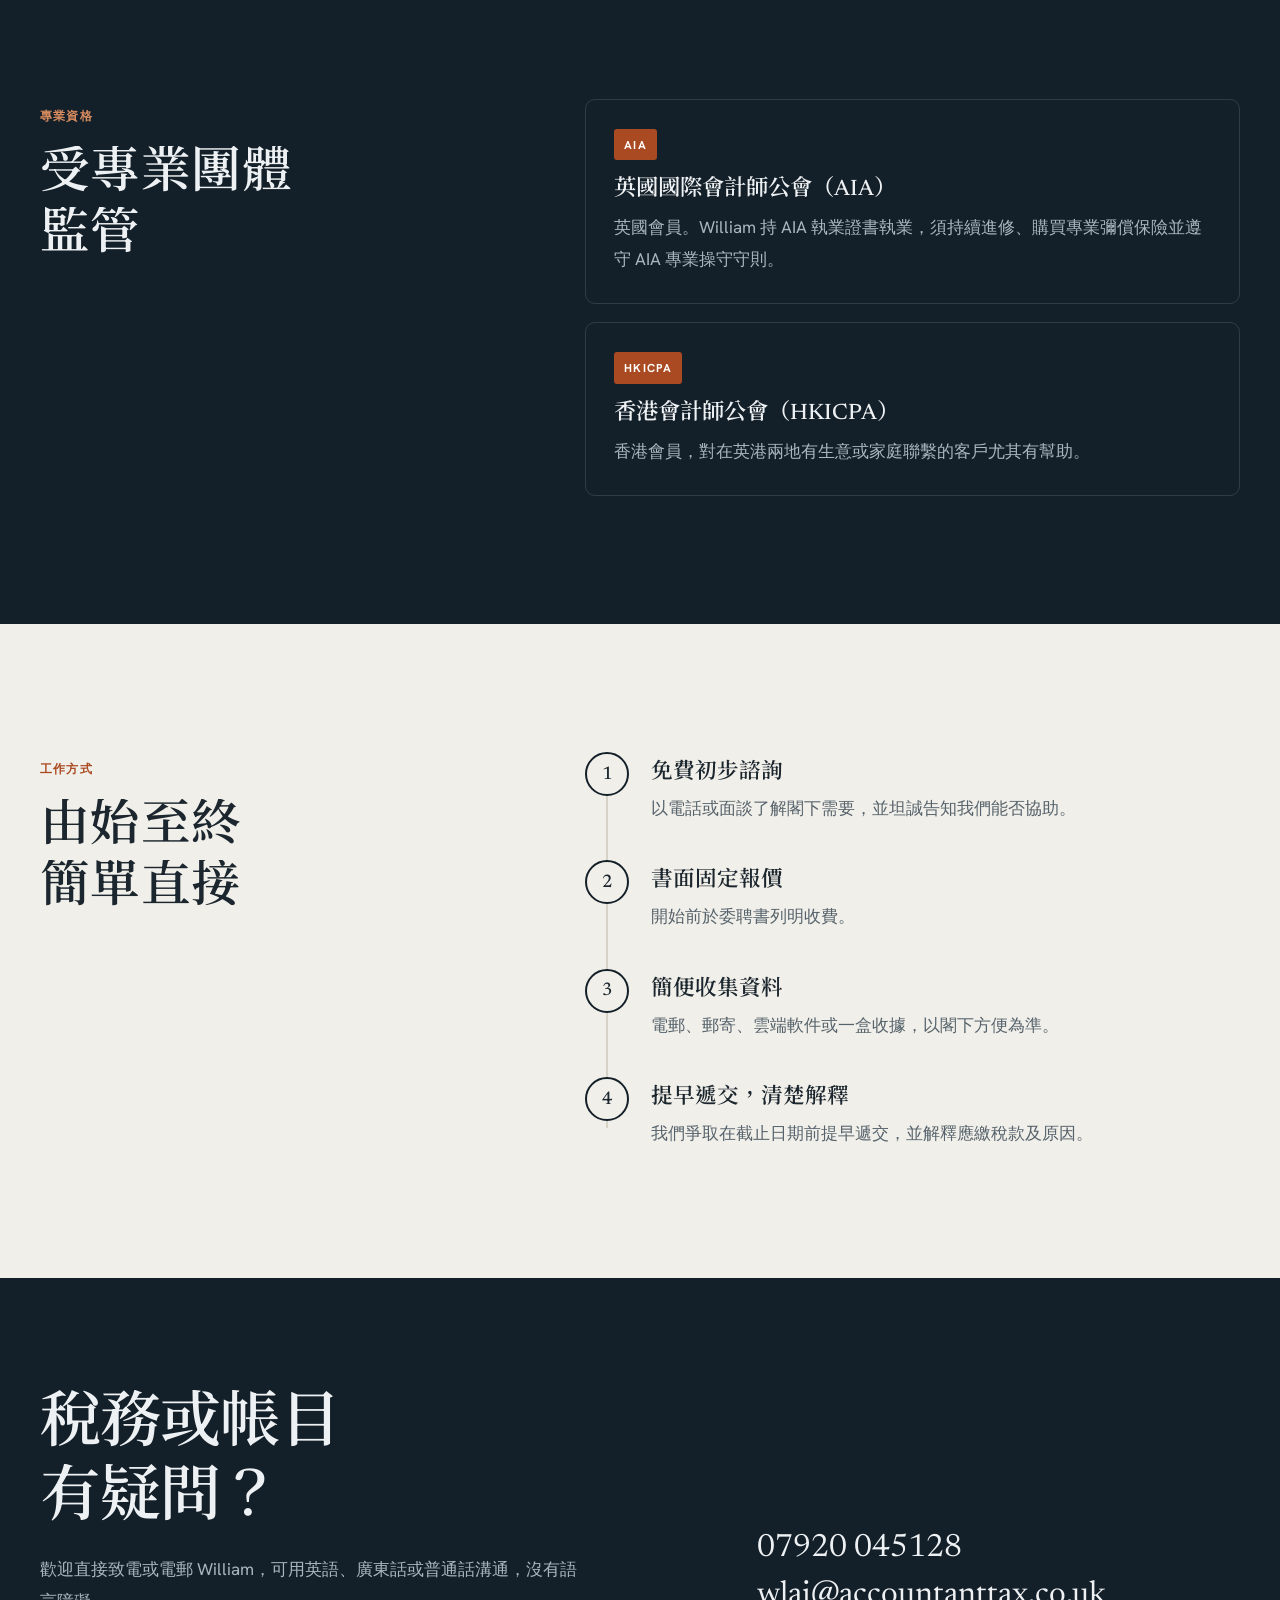
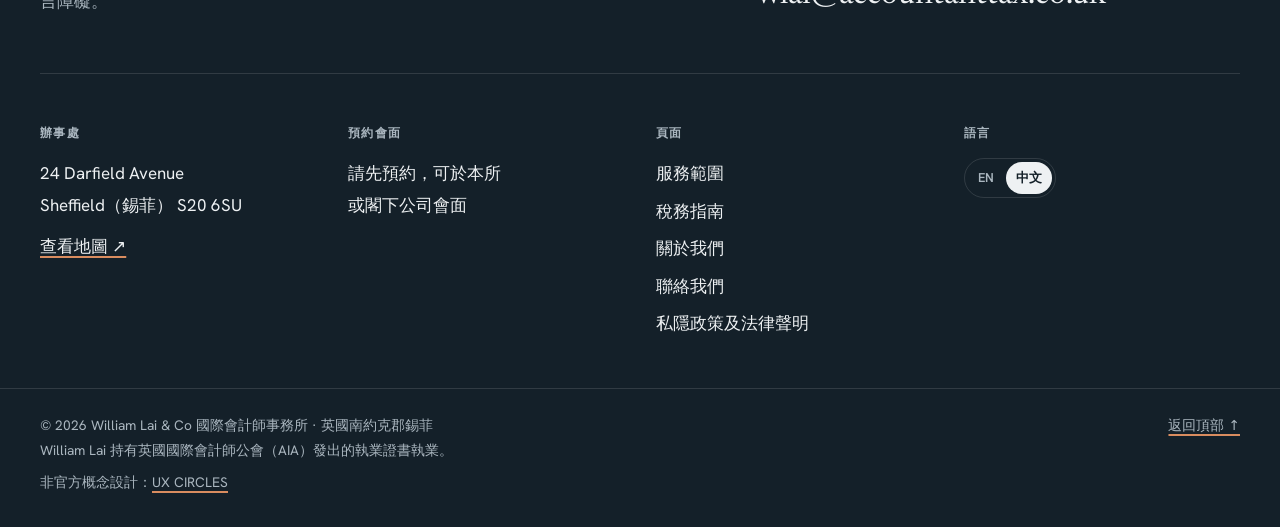
<file: zh/about.html>
<!doctype html>
<html lang="zh-Hant">
<head>
<meta charset="utf-8">
<meta name="viewport" content="width=device-width, initial-scale=1">
<meta name="robots" content="noindex, nofollow">
<title>關於 William Lai | 錫菲 AIA 及 HKICPA 會計師</title>
<meta name="description" content="William Lai 從事會計逾 36 年，2007 年於錫菲創立本所。AIA 及 HKICPA 會員，能說英語、廣東話及普通話。">
<link rel="canonical" href="https://accountanttax.co.uk/zh/about.html">
<link rel="alternate" hreflang="en-GB" href="https://accountanttax.co.uk/about.html">
<link rel="alternate" hreflang="zh-Hant" href="https://accountanttax.co.uk/zh/about.html">
<link rel="alternate" hreflang="x-default" href="https://accountanttax.co.uk/about.html">
<meta property="og:title" content="關於 William Lai | 錫菲 AIA 及 HKICPA 會計師">
<meta property="og:description" content="William Lai 從事會計逾 36 年，2007 年於錫菲創立本所。AIA 及 HKICPA 會員，能說英語、廣東話及普通話。">
<meta property="og:type" content="website">
<meta property="og:locale" content="zh_HK">
<meta name="theme-color" content="#f1efe9">
<link rel="icon" href="../assets/img/favicon.svg" type="image/svg+xml">
<link rel="icon" href="../assets/img/favicon.png" type="image/png" sizes="64x64">
<link rel="apple-touch-icon" href="../assets/img/apple-touch-icon.png">
<link rel="preload" href="../assets/fonts/newsreader.woff2" as="font" type="font/woff2" crossorigin>
<link rel="preload" href="../assets/fonts/noto-serif-tc-600.woff2" as="font" type="font/woff2" crossorigin>
<link rel="stylesheet" href="../assets/css/style.css?v=f42f1013">
<script>document.documentElement.classList.add("js")</script>
<script type="application/ld+json">{"@context": "https://schema.org", "@type": "AccountingService", "name": "William Lai & Co International Accountants", "url": "https://accountanttax.co.uk/", "telephone": "+44 7920 045128", "email": "wlai@accountanttax.co.uk", "foundingDate": "2007", "founder": {"@type": "Person", "name": "William Lai", "memberOf": [{"@type": "Organization", "name": "Association of International Accountants"}, {"@type": "Organization", "name": "Hong Kong Institute of Certified Public Accountants"}]}, "address": {"@type": "PostalAddress", "streetAddress": "24 Darfield Avenue", "addressLocality": "Sheffield", "postalCode": "S20 6SU", "addressCountry": "GB"}, "areaServed": ["Sheffield", "South Yorkshire", "United Kingdom"], "knowsLanguage": ["en", "yue", "cmn"]}</script>
</head>
<body class="about">
<a class="skip" href="#main">跳至正文</a>
<div class="concept-bar" role="note">
  <div class="wrap concept-inner">
    <p><span class="concept-tag">概念</span><span class="concept-long">概念設計展示，並非 <a href="https://accountanttax.co.uk/" target="_blank" rel="noopener">William Lai &amp; Co 官方網站</a>。</span></p>
    <a href="https://ux-circles.com/professionals" target="_blank" rel="noopener"><span class="concept-by">設計：</span><strong>UX CIRCLES</strong> <svg viewBox="0 0 24 24" aria-hidden="true"><path d="M7 17 17 7M8 7h9v9"/></svg></a>
  </div>
</div>
<header class="site-header" data-header>
  <div class="wrap header-inner">
    <a class="brand" href="./" aria-label="William Lai &amp; Co — 主頁">
      <svg class="mark" viewBox="0 0 36 36" aria-hidden="true">
  <rect class="mark-box" x="1" y="1" width="34" height="34" rx="2"/>
  <path class="mark-wl" d="M7 9.5l3 13 3-9.5 3 9.5 3-13M23 9.5v13h6.5"/>
  <path class="mark-rule" d="M7 27h22M7 30h22"/>
</svg>
      <span class="brand-text"><span class="brand-name">William Lai &amp; Co</span><span class="brand-sub">國際會計師事務所</span></span>
    </a>
    <nav class="main-nav" aria-label="Main"><a href="services.html">服務範圍</a><a href="guides.html">稅務指南</a><a href="about.html" aria-current="page">關於我們</a><a href="contact.html">聯絡我們</a></nav>
    <div class="lang" role="group" aria-label="Language / 語言"><a href="../about.html" lang="en-GB" hreflang="en-GB">EN</a><a href="../zh/about.html" lang="zh-Hant" hreflang="zh-Hant" aria-current="true">中文</a></div>
    <a class="btn btn-ink header-cta" href="tel:+447920045128"><svg viewBox="0 0 24 24" aria-hidden="true"><path d="M5 4h4l2 5-2.5 1.5a11 11 0 0 0 5 5L15 13l5 2v4a2 2 0 0 1-2 2A16 16 0 0 1 3 6a2 2 0 0 1 2-2"/></svg><span>07920 045128</span></a>
    <button class="menu-btn" aria-expanded="false" aria-controls="menu"><span class="menu-lines"><span></span><span></span></span><span class="sr">選單</span></button>
  </div>
</header>
<div class="menu" id="menu" hidden>
  <div class="wrap menu-inner">
    <ul class="menu-links"><li><a href="services.html">服務範圍</a></li><li><a href="guides.html">稅務指南</a></li><li><a href="about.html" aria-current="page">關於我們</a></li><li><a href="contact.html">聯絡我們</a></li></ul>
    <div class="menu-foot">
      <a href="tel:+447920045128">07920 045128</a>
      <a href="mailto:wlai@accountanttax.co.uk">wlai@accountanttax.co.uk</a>
      <div class="lang" role="group" aria-label="Language / 語言"><a href="../about.html" lang="en-GB" hreflang="en-GB">EN</a><a href="../zh/about.html" lang="zh-Hant" hreflang="zh-Hant" aria-current="true">中文</a></div>
    </div>
  </div>
</div>
<main id="main">
<section class="page-hero">
  <div class="wrap">
    <p class="label reveal-up">關於我們</p>
    <h1 class="page-title split"><span class="line"><span>一位會計師</span></span><span class="line"><span>兩地資格</span></span><span class="line"><span>三種語言</span></span></h1>
    <p class="page-lead reveal-up">William Lai &amp; Co 於 2007 年由 William Lai 在錫菲創立，他從事會計工作已逾 36 年。</p>
  </div>
</section>
<section class="section" aria-label="William Lai">
  <div class="wrap split-grid">
    <figure class="portrait reveal-up" aria-hidden="true"><span class="portrait-mono">WL</span><figcaption>William Lai<br><small>AIA · HKICPA</small></figcaption></figure>
    <div class="prose">
      <p class="lead reveal-up">創立本所前，William 曾任職大型上市公司，並於物業投資及建築業工作。這些經驗至今仍是本所的特色：不少客戶是業主、發展商及建築商，複雜的稅務問題都能及時處理，並以淺白語言解釋。</p>
      <p class="reveal-up">William 能讀寫中英文，說流利廣東話及英語，亦能以普通話溝通，華語客戶可以毫無語言障礙地商討自己的財務事宜。</p>
      <div class="facts"><div class="fact reveal-up"><p class="fact-n">2007</p><p>於錫菲創立</p></div><div class="fact reveal-up"><p class="fact-n">36+</p><p>年會計經驗</p></div><div class="fact reveal-up"><p class="fact-n">3</p><p>種語言：英語、廣東話、普通話</p></div></div>
    </div>
  </div>
</section>
<section class="section section-ink" aria-labelledby="cred-h">
  <div class="wrap split-grid">
    <div><p class="label reveal-up">專業資格</p>
    <h2 class="h2 split" id="cred-h"><span class="line"><span>受專業團體</span></span><span class="line"><span>監管</span></span></h2></div>
    <div class="creds">
      <div class="cred reveal-up"><span class="cred-tag">AIA</span><h3>英國國際會計師公會（AIA）</h3><p>英國會員。William 持 AIA 執業證書執業，須持續進修、購買專業彌償保險並遵守 AIA 專業操守守則。</p></div>
      <div class="cred reveal-up"><span class="cred-tag">HKICPA</span><h3>香港會計師公會（HKICPA）</h3><p>香港會員，對在英港兩地有生意或家庭聯繫的客戶尤其有幫助。</p></div>
    </div>
  </div>
</section>
<section class="section" aria-labelledby="how-h">
  <div class="wrap split-grid">
    <div class="sticky-col"><p class="label reveal-up">工作方式</p>
    <h2 class="h2 split" id="how-h"><span class="line"><span>由始至終</span></span><span class="line"><span>簡單直接</span></span></h2></div>
    <ol class="steps" data-progress>
      <li class="step reveal-up"><span class="step-n">1</span><div><h3>免費初步諮詢</h3><p>以電話或面談了解閣下需要，並坦誠告知我們能否協助。</p></div></li>
      <li class="step reveal-up"><span class="step-n">2</span><div><h3>書面固定報價</h3><p>開始前於委聘書列明收費。</p></div></li>
      <li class="step reveal-up"><span class="step-n">3</span><div><h3>簡便收集資料</h3><p>電郵、郵寄、雲端軟件或一盒收據，以閣下方便為準。</p></div></li>
      <li class="step reveal-up"><span class="step-n">4</span><div><h3>提早遞交，清楚解釋</h3><p>我們爭取在截止日期前提早遞交，並解釋應繳稅款及原因。</p></div></li>
    </ol>
  </div>
</section>
</main>
<footer class="site-footer">
  <div class="wrap">
    <div class="footer-top">
      <div>
        <h2 class="footer-q split"><span class="line"><span>稅務或帳目</span></span><span class="line"><span>有疑問？</span></span></h2>
        <p class="footer-lead">歡迎直接致電或電郵 William，可用英語、廣東話或普通話溝通，沒有語言障礙。</p>
      </div>
      <div class="footer-contact">
        <a class="big-link" href="tel:+447920045128">07920 045128</a>
        <a class="big-link" href="mailto:wlai@accountanttax.co.uk">wlai@accountanttax.co.uk</a>
      </div>
    </div>
    <div class="footer-grid">
      <div><h3 class="f-h">辦事處</h3><p>24 Darfield Avenue<br>Sheffield（錫菲） S20 6SU</p><p><a class="u" href="https://www.google.com/maps/search/?api=1&query=24+Darfield+Avenue+Sheffield+S20+6SU" rel="noopener" target="_blank">查看地圖 ↗</a></p></div>
      <div><h3 class="f-h">預約會面</h3><p>請先預約，可於本所<br>或閣下公司會面</p></div>
      <div><h3 class="f-h">頁面</h3><ul class="f-links"><li><a href="services.html">服務範圍</a></li><li><a href="guides.html">稅務指南</a></li><li><a href="about.html">關於我們</a></li><li><a href="contact.html">聯絡我們</a></li><li><a href="legal.html">私隱政策及法律聲明</a></li></ul></div>
      <div><h3 class="f-h">語言</h3><div class="lang" role="group" aria-label="Language / 語言"><a href="../about.html" lang="en-GB" hreflang="en-GB">EN</a><a href="../zh/about.html" lang="zh-Hant" hreflang="zh-Hant" aria-current="true">中文</a></div></div>
    </div>
  </div>
  <div class="wrap footer-base">
    <span>© <span data-year>2026</span> William Lai &amp; Co 國際會計師事務所 · 英國南約克郡錫菲<br>William Lai 持有英國國際會計師公會（AIA）發出的執業證書執業。<br><span class="concept-note">非官方概念設計：<a class="u" href="https://ux-circles.com/professionals" target="_blank" rel="noopener">UX CIRCLES</a></span></span>
    <a href="#main" class="u">返回頂部 ↑</a>
  </div>
</footer>
<nav class="action-bar" aria-label="Quick contact">
  <a href="tel:+447920045128"><svg viewBox="0 0 24 24" aria-hidden="true"><path d="M5 4h4l2 5-2.5 1.5a11 11 0 0 0 5 5L15 13l5 2v4a2 2 0 0 1-2 2A16 16 0 0 1 3 6a2 2 0 0 1 2-2"/></svg><span>致電</span></a>
  <a href="mailto:wlai@accountanttax.co.uk"><svg viewBox="0 0 24 24" aria-hidden="true"><rect x="3" y="5" width="18" height="14" rx="2"/><path d="m3 7 9 6 9-6"/></svg><span>電郵</span></a>
  <a href="https://www.google.com/maps/search/?api=1&query=24+Darfield+Avenue+Sheffield+S20+6SU" target="_blank" rel="noopener"><svg viewBox="0 0 24 24" aria-hidden="true"><path d="M12 21s-7-6.2-7-12a7 7 0 0 1 14 0c0 5.8-7 12-7 12z"/><circle cx="12" cy="9" r="2.5"/></svg><span>地圖</span></a>
</nav>
<script>window.WLAI = {"today": "今天", "tomorrow": "明天", "inDays": "還有 {n} 天", "days": "天", "day": "天", "until": "距離 {date}", "dl": {"jan": "{ty} 稅務年度網上個人報稅及結算繳稅截止", "jul": "{ty} 稅務年度第二期預繳稅款", "oct5": "如於 {ty} 稅務年度開始自僱或出租物業，須登記個人報稅", "oct31": "{ty} 稅務年度紙本個人報稅表截止", "mtd": "數碼報稅（MTD）季度申報：截至 {end} 的季度（如適用）"}, "tax": {"tax": "入息稅", "ni": "國民保險供款", "total": "稅款及國民保險合計", "take": "扣除後實得", "eff": "整體稅率", "pa": "已使用個人免稅額", "c1": "第一類（受僱）", "c4": "第四類（自僱）"}, "mtd": {"in26": "<strong>閣下由 2026 年 4 月 6 日起已須參加。</strong>由於 2024/25 年度合資格收入超過 £50,000，閣下現時應已使用數碼記帳並遞交季度申報。下一次申報截止日為 {next}。", "in27": "<strong>閣下須於 2027 年 4 月 6 日起參加</strong>（如 2025/26 年度合資格收入亦超過 £30,000），請於此之前開始使用 MTD 兼容軟件。", "in28": "<strong>閣下須於 2028 年 4 月 6 日起參加</strong>（如 2026/27 年度合資格收入亦超過 £20,000）。", "out": "<strong>暫時毋須參加。</strong>£20,000 或以下低於目前公佈的所有門檻，但閣下仍可自願登記。"}, "mailSubject": "網站查詢", "mailName": "姓名", "mailPhone": "電話", "mailLang": "希望使用的語言", "mailService": "查詢服務"};</script>
<script src="../assets/js/main.js?v=4d3c659e" defer></script>
</body>
</html>
</file>
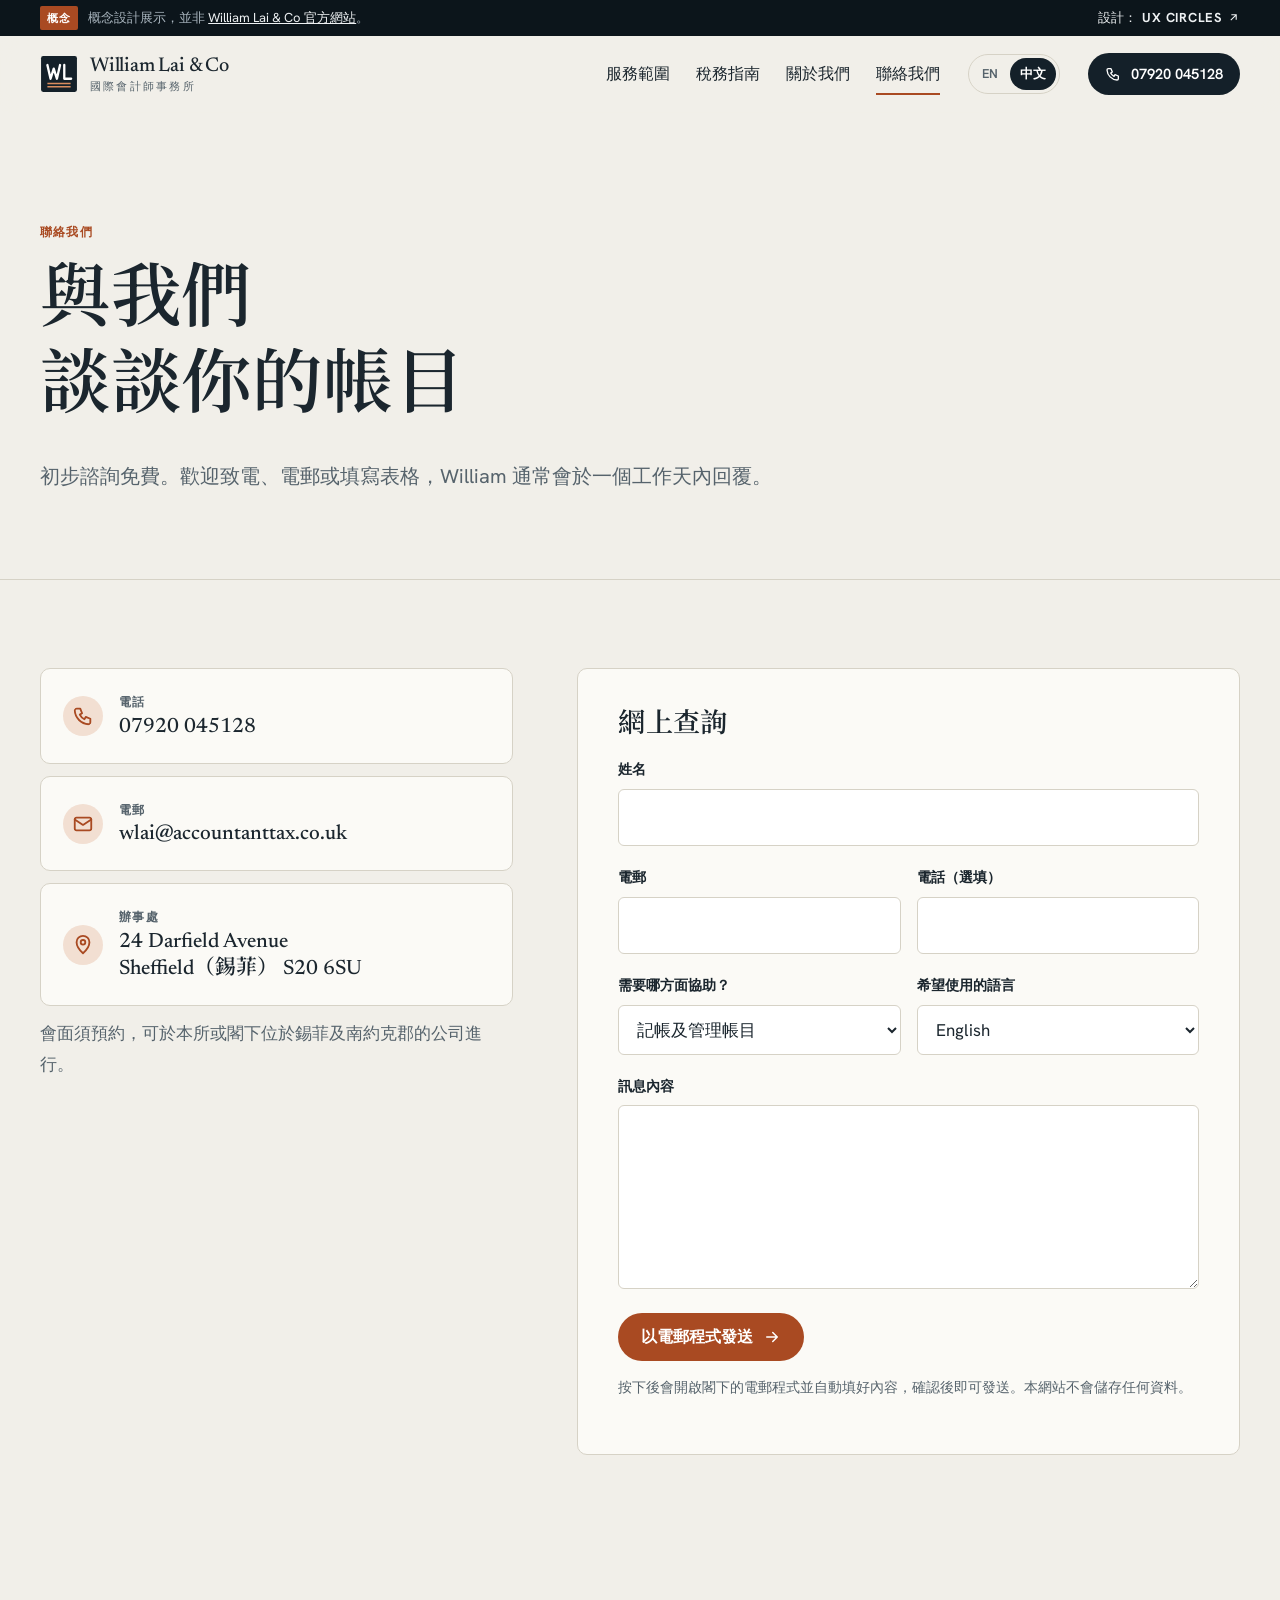
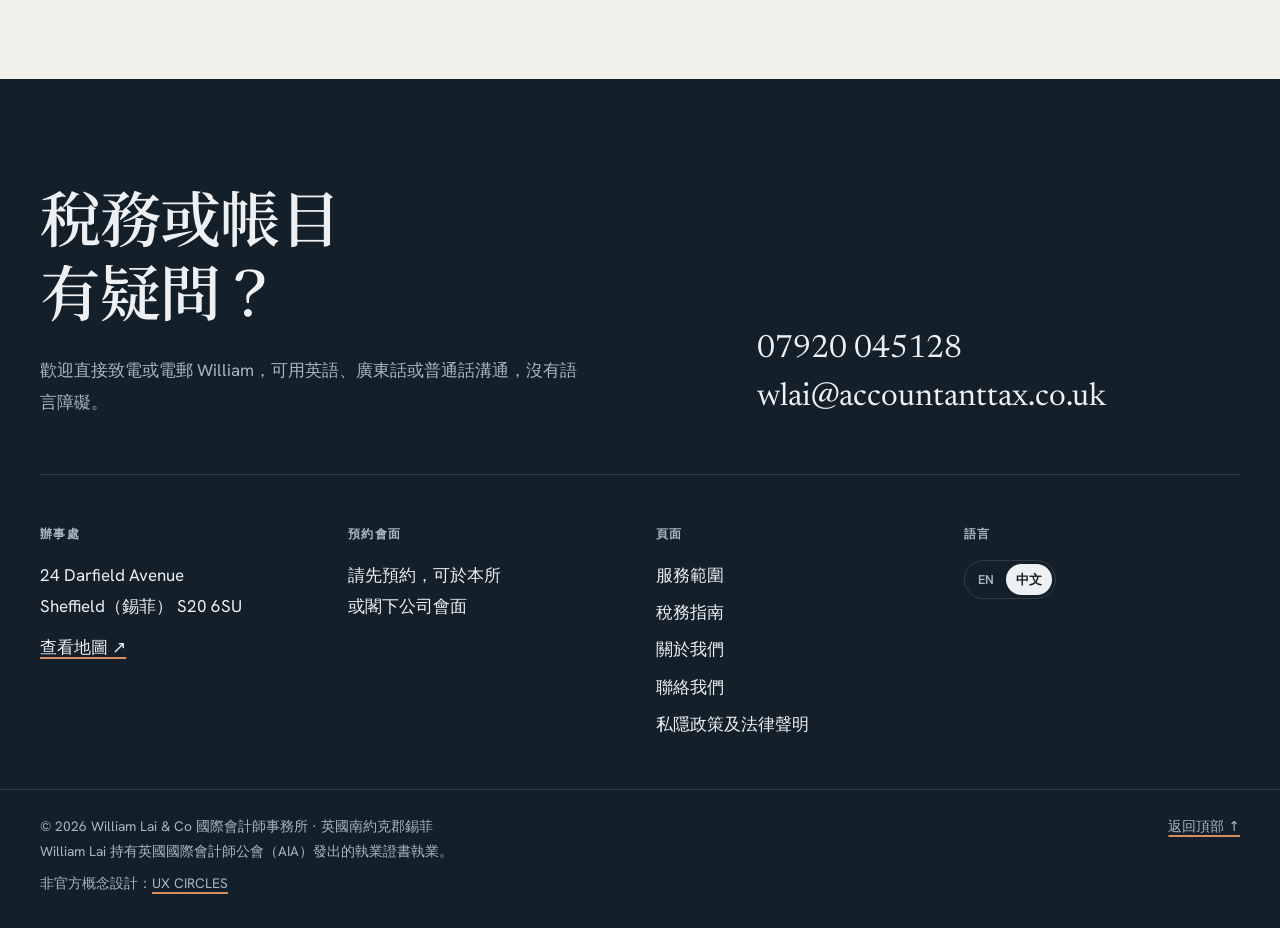
<file: zh/contact.html>
<!doctype html>
<html lang="zh-Hant">
<head>
<meta charset="utf-8">
<meta name="viewport" content="width=device-width, initial-scale=1">
<meta name="robots" content="noindex, nofollow">
<title>聯絡我們 | William Lai &amp; Co 錫菲會計師</title>
<meta name="description" content="致電 07920 045128 或電郵 wlai@accountanttax.co.uk。免費初步諮詢，可用英語、廣東話或普通話。">
<link rel="canonical" href="https://accountanttax.co.uk/zh/contact.html">
<link rel="alternate" hreflang="en-GB" href="https://accountanttax.co.uk/contact.html">
<link rel="alternate" hreflang="zh-Hant" href="https://accountanttax.co.uk/zh/contact.html">
<link rel="alternate" hreflang="x-default" href="https://accountanttax.co.uk/contact.html">
<meta property="og:title" content="聯絡我們 | William Lai &amp; Co 錫菲會計師">
<meta property="og:description" content="致電 07920 045128 或電郵 wlai@accountanttax.co.uk。免費初步諮詢，可用英語、廣東話或普通話。">
<meta property="og:type" content="website">
<meta property="og:locale" content="zh_HK">
<meta name="theme-color" content="#f1efe9">
<link rel="icon" href="../assets/img/favicon.svg" type="image/svg+xml">
<link rel="icon" href="../assets/img/favicon.png" type="image/png" sizes="64x64">
<link rel="apple-touch-icon" href="../assets/img/apple-touch-icon.png">
<link rel="preload" href="../assets/fonts/newsreader.woff2" as="font" type="font/woff2" crossorigin>
<link rel="preload" href="../assets/fonts/noto-serif-tc-600.woff2" as="font" type="font/woff2" crossorigin>
<link rel="stylesheet" href="../assets/css/style.css?v=f42f1013">
<script>document.documentElement.classList.add("js")</script>
<script type="application/ld+json">{"@context": "https://schema.org", "@type": "AccountingService", "name": "William Lai & Co International Accountants", "url": "https://accountanttax.co.uk/", "telephone": "+44 7920 045128", "email": "wlai@accountanttax.co.uk", "foundingDate": "2007", "founder": {"@type": "Person", "name": "William Lai", "memberOf": [{"@type": "Organization", "name": "Association of International Accountants"}, {"@type": "Organization", "name": "Hong Kong Institute of Certified Public Accountants"}]}, "address": {"@type": "PostalAddress", "streetAddress": "24 Darfield Avenue", "addressLocality": "Sheffield", "postalCode": "S20 6SU", "addressCountry": "GB"}, "areaServed": ["Sheffield", "South Yorkshire", "United Kingdom"], "knowsLanguage": ["en", "yue", "cmn"]}</script>
</head>
<body class="contact">
<a class="skip" href="#main">跳至正文</a>
<div class="concept-bar" role="note">
  <div class="wrap concept-inner">
    <p><span class="concept-tag">概念</span><span class="concept-long">概念設計展示，並非 <a href="https://accountanttax.co.uk/" target="_blank" rel="noopener">William Lai &amp; Co 官方網站</a>。</span></p>
    <a href="https://ux-circles.com/professionals" target="_blank" rel="noopener"><span class="concept-by">設計：</span><strong>UX CIRCLES</strong> <svg viewBox="0 0 24 24" aria-hidden="true"><path d="M7 17 17 7M8 7h9v9"/></svg></a>
  </div>
</div>
<header class="site-header" data-header>
  <div class="wrap header-inner">
    <a class="brand" href="./" aria-label="William Lai &amp; Co — 主頁">
      <svg class="mark" viewBox="0 0 36 36" aria-hidden="true">
  <rect class="mark-box" x="1" y="1" width="34" height="34" rx="2"/>
  <path class="mark-wl" d="M7 9.5l3 13 3-9.5 3 9.5 3-13M23 9.5v13h6.5"/>
  <path class="mark-rule" d="M7 27h22M7 30h22"/>
</svg>
      <span class="brand-text"><span class="brand-name">William Lai &amp; Co</span><span class="brand-sub">國際會計師事務所</span></span>
    </a>
    <nav class="main-nav" aria-label="Main"><a href="services.html">服務範圍</a><a href="guides.html">稅務指南</a><a href="about.html">關於我們</a><a href="contact.html" aria-current="page">聯絡我們</a></nav>
    <div class="lang" role="group" aria-label="Language / 語言"><a href="../contact.html" lang="en-GB" hreflang="en-GB">EN</a><a href="../zh/contact.html" lang="zh-Hant" hreflang="zh-Hant" aria-current="true">中文</a></div>
    <a class="btn btn-ink header-cta" href="tel:+447920045128"><svg viewBox="0 0 24 24" aria-hidden="true"><path d="M5 4h4l2 5-2.5 1.5a11 11 0 0 0 5 5L15 13l5 2v4a2 2 0 0 1-2 2A16 16 0 0 1 3 6a2 2 0 0 1 2-2"/></svg><span>07920 045128</span></a>
    <button class="menu-btn" aria-expanded="false" aria-controls="menu"><span class="menu-lines"><span></span><span></span></span><span class="sr">選單</span></button>
  </div>
</header>
<div class="menu" id="menu" hidden>
  <div class="wrap menu-inner">
    <ul class="menu-links"><li><a href="services.html">服務範圍</a></li><li><a href="guides.html">稅務指南</a></li><li><a href="about.html">關於我們</a></li><li><a href="contact.html" aria-current="page">聯絡我們</a></li></ul>
    <div class="menu-foot">
      <a href="tel:+447920045128">07920 045128</a>
      <a href="mailto:wlai@accountanttax.co.uk">wlai@accountanttax.co.uk</a>
      <div class="lang" role="group" aria-label="Language / 語言"><a href="../contact.html" lang="en-GB" hreflang="en-GB">EN</a><a href="../zh/contact.html" lang="zh-Hant" hreflang="zh-Hant" aria-current="true">中文</a></div>
    </div>
  </div>
</div>
<main id="main">
<section class="page-hero">
  <div class="wrap">
    <p class="label reveal-up">聯絡我們</p>
    <h1 class="page-title split"><span class="line"><span>與我們</span></span><span class="line"><span>談談你的帳目</span></span></h1>
    <p class="page-lead reveal-up">初步諮詢免費。歡迎致電、電郵或填寫表格，William 通常會於一個工作天內回覆。</p>
  </div>
</section>
<section class="section section-tight">
  <div class="wrap contact-grid">
    <div class="contact-cards">
      <a class="c-card reveal-up" href="tel:+447920045128"><svg viewBox="0 0 24 24" aria-hidden="true"><path d="M5 4h4l2 5-2.5 1.5a11 11 0 0 0 5 5L15 13l5 2v4a2 2 0 0 1-2 2A16 16 0 0 1 3 6a2 2 0 0 1 2-2"/></svg><span class="mini">電話</span><span class="c-big">07920 045128</span></a>
      <a class="c-card reveal-up" href="mailto:wlai@accountanttax.co.uk"><svg viewBox="0 0 24 24" aria-hidden="true"><rect x="3" y="5" width="18" height="14" rx="2"/><path d="m3 7 9 6 9-6"/></svg><span class="mini">電郵</span><span class="c-big c-email">wlai@accountanttax.co.uk</span></a>
      <a class="c-card reveal-up" href="https://www.google.com/maps/search/?api=1&query=24+Darfield+Avenue+Sheffield+S20+6SU" target="_blank" rel="noopener"><svg viewBox="0 0 24 24" aria-hidden="true"><path d="M12 21s-7-6.2-7-12a7 7 0 0 1 14 0c0 5.8-7 12-7 12z"/><circle cx="12" cy="9" r="2.5"/></svg><span class="mini">辦事處</span><span class="c-big">24 Darfield Avenue<br>Sheffield（錫菲） S20 6SU</span></a>
      <p class="muted reveal-up">會面須預約，可於本所或閣下位於錫菲及南約克郡的公司進行。</p>
    </div>
    <form class="form reveal-up" data-contact-form novalidate>
      <h2 class="h3">網上查詢</h2>
      <label class="field"><span>姓名</span><input name="name" autocomplete="name" required></label>
      <div class="two">
        <label class="field"><span>電郵</span><input name="email" type="email" autocomplete="email" required></label>
        <label class="field"><span>電話（選填）</span><input name="phone" type="tel" autocomplete="tel"></label>
      </div>
      <div class="two">
        <label class="field"><span>需要哪方面協助？</span><select name="service"><option data-id="bookkeeping" value="Bookkeeping & management accounts">記帳及管理帳目</option><option data-id="accounts" value="Annual accounts">年度帳目</option><option data-id="tax" value="Self Assessment & Corporation Tax">個人報稅及公司稅</option><option data-id="mtd" value="Making Tax Digital for Income Tax">所得稅數碼報稅（MTD）</option><option data-id="vat" value="VAT & HMRC enquiries">增值稅及稅務調查</option><option data-id="payroll" value="Payroll (PAYE)">薪俸（PAYE）</option><option data-id="company" value="Company formation & secretarial">成立公司及公司秘書</option><option data-id="other" value="Other">其他</option></select></label>
        <label class="field"><span>希望使用的語言</span><select name="lang"><option value="English">English</option><option value="Cantonese">廣東話 Cantonese</option><option value="Putonghua">普通話 Putonghua</option></select></label>
      </div>
      <label class="field"><span>訊息內容</span><textarea name="message" rows="5" required></textarea></label>
      <p class="form-err" data-form-error hidden role="alert">請填寫姓名、有效電郵地址及訊息內容。</p>
      <button class="btn btn-accent" type="submit"><span>以電郵程式發送</span><svg viewBox="0 0 24 24" aria-hidden="true"><path d="M5 12h14M13 6l6 6-6 6"/></svg></button>
      <p class="fine">按下後會開啟閣下的電郵程式並自動填好內容，確認後即可發送。本網站不會儲存任何資料。</p>
    </form>
  </div>
</section>
</main>
<footer class="site-footer">
  <div class="wrap">
    <div class="footer-top">
      <div>
        <h2 class="footer-q split"><span class="line"><span>稅務或帳目</span></span><span class="line"><span>有疑問？</span></span></h2>
        <p class="footer-lead">歡迎直接致電或電郵 William，可用英語、廣東話或普通話溝通，沒有語言障礙。</p>
      </div>
      <div class="footer-contact">
        <a class="big-link" href="tel:+447920045128">07920 045128</a>
        <a class="big-link" href="mailto:wlai@accountanttax.co.uk">wlai@accountanttax.co.uk</a>
      </div>
    </div>
    <div class="footer-grid">
      <div><h3 class="f-h">辦事處</h3><p>24 Darfield Avenue<br>Sheffield（錫菲） S20 6SU</p><p><a class="u" href="https://www.google.com/maps/search/?api=1&query=24+Darfield+Avenue+Sheffield+S20+6SU" rel="noopener" target="_blank">查看地圖 ↗</a></p></div>
      <div><h3 class="f-h">預約會面</h3><p>請先預約，可於本所<br>或閣下公司會面</p></div>
      <div><h3 class="f-h">頁面</h3><ul class="f-links"><li><a href="services.html">服務範圍</a></li><li><a href="guides.html">稅務指南</a></li><li><a href="about.html">關於我們</a></li><li><a href="contact.html">聯絡我們</a></li><li><a href="legal.html">私隱政策及法律聲明</a></li></ul></div>
      <div><h3 class="f-h">語言</h3><div class="lang" role="group" aria-label="Language / 語言"><a href="../contact.html" lang="en-GB" hreflang="en-GB">EN</a><a href="../zh/contact.html" lang="zh-Hant" hreflang="zh-Hant" aria-current="true">中文</a></div></div>
    </div>
  </div>
  <div class="wrap footer-base">
    <span>© <span data-year>2026</span> William Lai &amp; Co 國際會計師事務所 · 英國南約克郡錫菲<br>William Lai 持有英國國際會計師公會（AIA）發出的執業證書執業。<br><span class="concept-note">非官方概念設計：<a class="u" href="https://ux-circles.com/professionals" target="_blank" rel="noopener">UX CIRCLES</a></span></span>
    <a href="#main" class="u">返回頂部 ↑</a>
  </div>
</footer>
<nav class="action-bar" aria-label="Quick contact">
  <a href="tel:+447920045128"><svg viewBox="0 0 24 24" aria-hidden="true"><path d="M5 4h4l2 5-2.5 1.5a11 11 0 0 0 5 5L15 13l5 2v4a2 2 0 0 1-2 2A16 16 0 0 1 3 6a2 2 0 0 1 2-2"/></svg><span>致電</span></a>
  <a href="mailto:wlai@accountanttax.co.uk"><svg viewBox="0 0 24 24" aria-hidden="true"><rect x="3" y="5" width="18" height="14" rx="2"/><path d="m3 7 9 6 9-6"/></svg><span>電郵</span></a>
  <a href="https://www.google.com/maps/search/?api=1&query=24+Darfield+Avenue+Sheffield+S20+6SU" target="_blank" rel="noopener"><svg viewBox="0 0 24 24" aria-hidden="true"><path d="M12 21s-7-6.2-7-12a7 7 0 0 1 14 0c0 5.8-7 12-7 12z"/><circle cx="12" cy="9" r="2.5"/></svg><span>地圖</span></a>
</nav>
<script>window.WLAI = {"today": "今天", "tomorrow": "明天", "inDays": "還有 {n} 天", "days": "天", "day": "天", "until": "距離 {date}", "dl": {"jan": "{ty} 稅務年度網上個人報稅及結算繳稅截止", "jul": "{ty} 稅務年度第二期預繳稅款", "oct5": "如於 {ty} 稅務年度開始自僱或出租物業，須登記個人報稅", "oct31": "{ty} 稅務年度紙本個人報稅表截止", "mtd": "數碼報稅（MTD）季度申報：截至 {end} 的季度（如適用）"}, "tax": {"tax": "入息稅", "ni": "國民保險供款", "total": "稅款及國民保險合計", "take": "扣除後實得", "eff": "整體稅率", "pa": "已使用個人免稅額", "c1": "第一類（受僱）", "c4": "第四類（自僱）"}, "mtd": {"in26": "<strong>閣下由 2026 年 4 月 6 日起已須參加。</strong>由於 2024/25 年度合資格收入超過 £50,000，閣下現時應已使用數碼記帳並遞交季度申報。下一次申報截止日為 {next}。", "in27": "<strong>閣下須於 2027 年 4 月 6 日起參加</strong>（如 2025/26 年度合資格收入亦超過 £30,000），請於此之前開始使用 MTD 兼容軟件。", "in28": "<strong>閣下須於 2028 年 4 月 6 日起參加</strong>（如 2026/27 年度合資格收入亦超過 £20,000）。", "out": "<strong>暫時毋須參加。</strong>£20,000 或以下低於目前公佈的所有門檻，但閣下仍可自願登記。"}, "mailSubject": "網站查詢", "mailName": "姓名", "mailPhone": "電話", "mailLang": "希望使用的語言", "mailService": "查詢服務"};</script>
<script src="../assets/js/main.js?v=4d3c659e" defer></script>
</body>
</html>
</file>
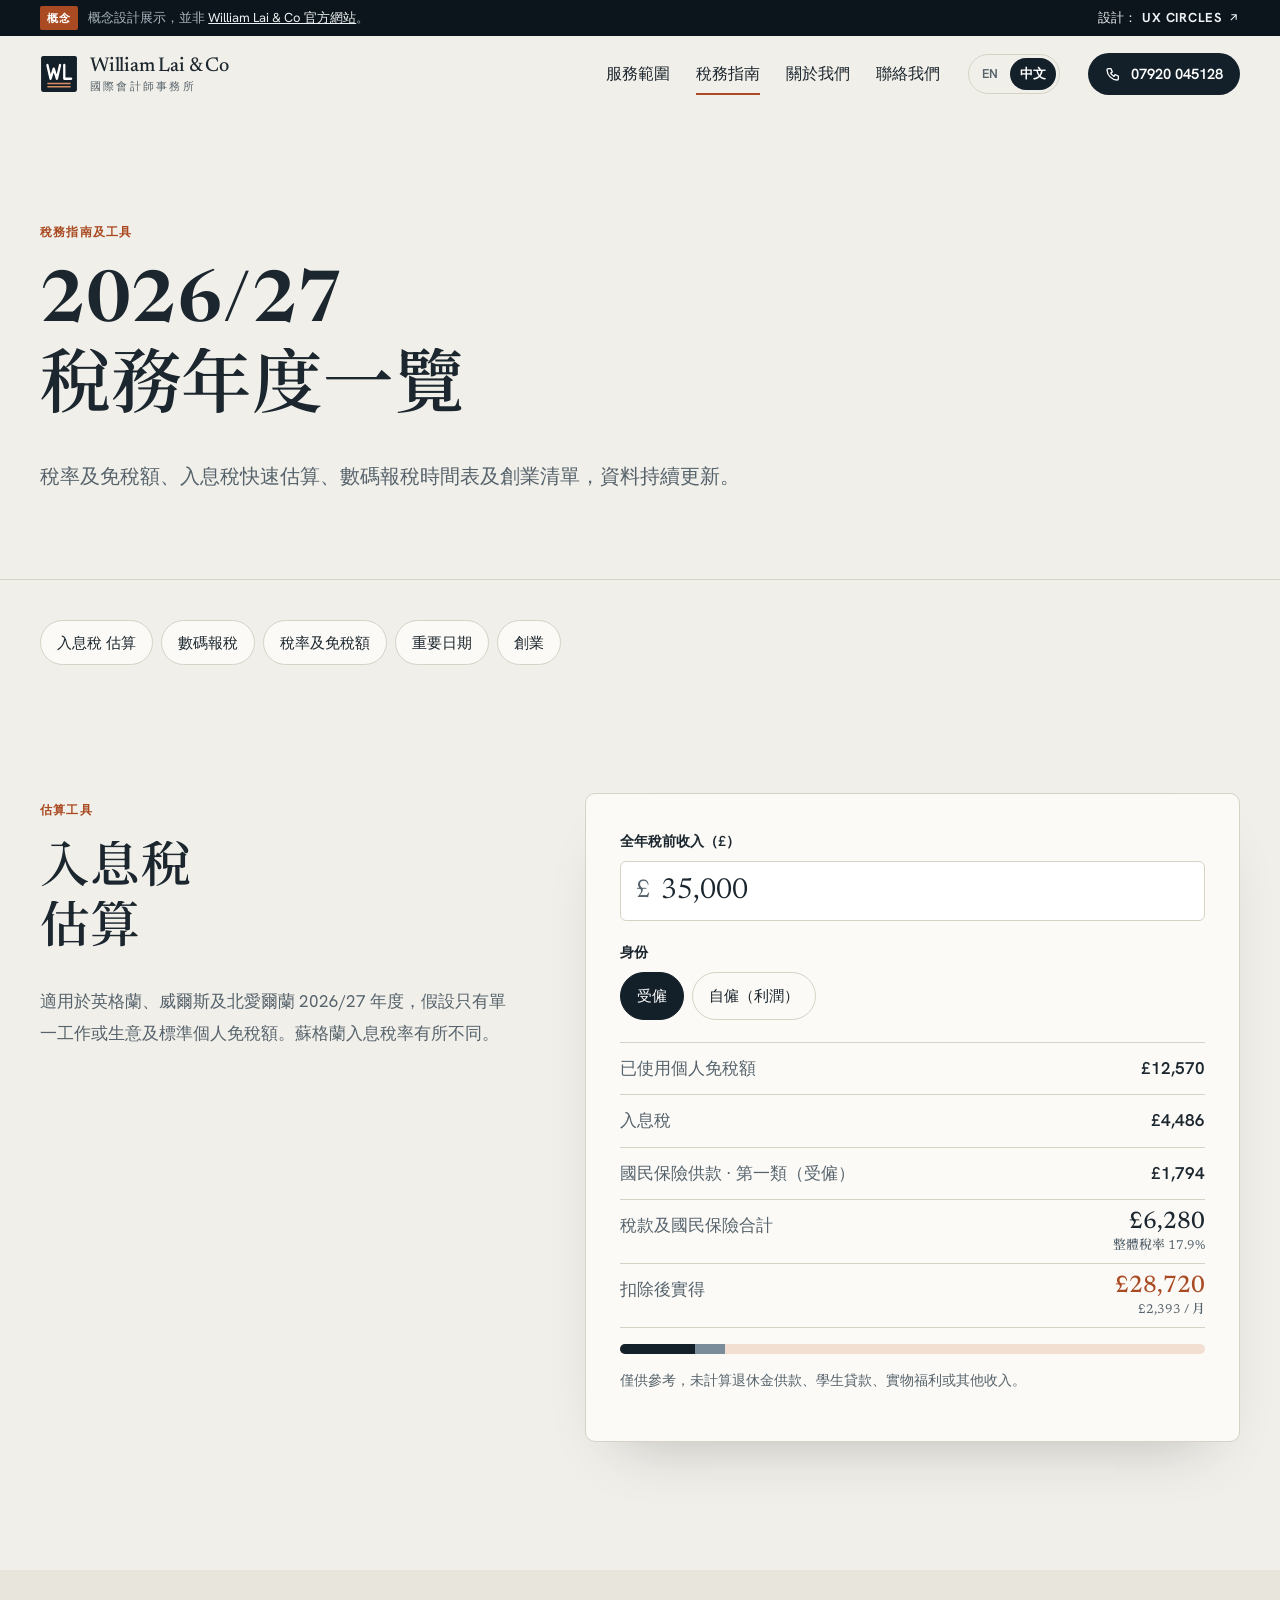
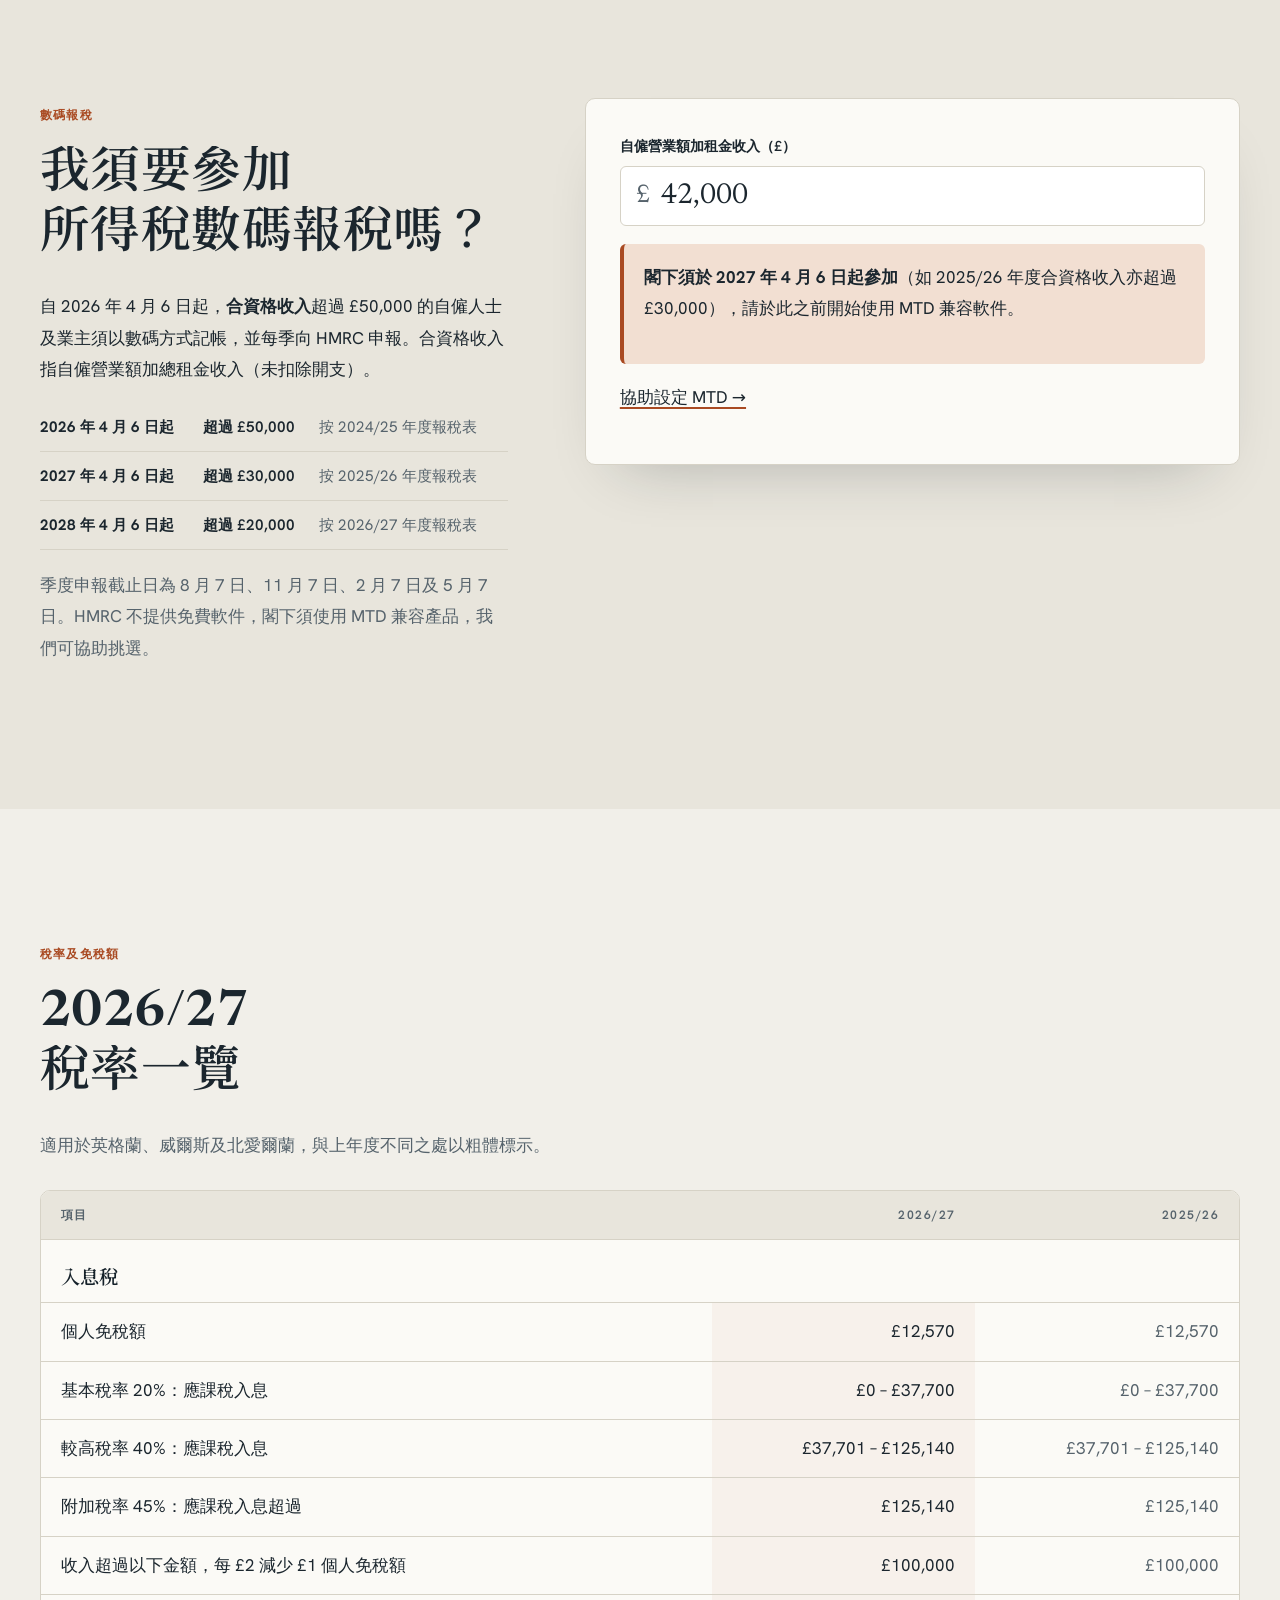
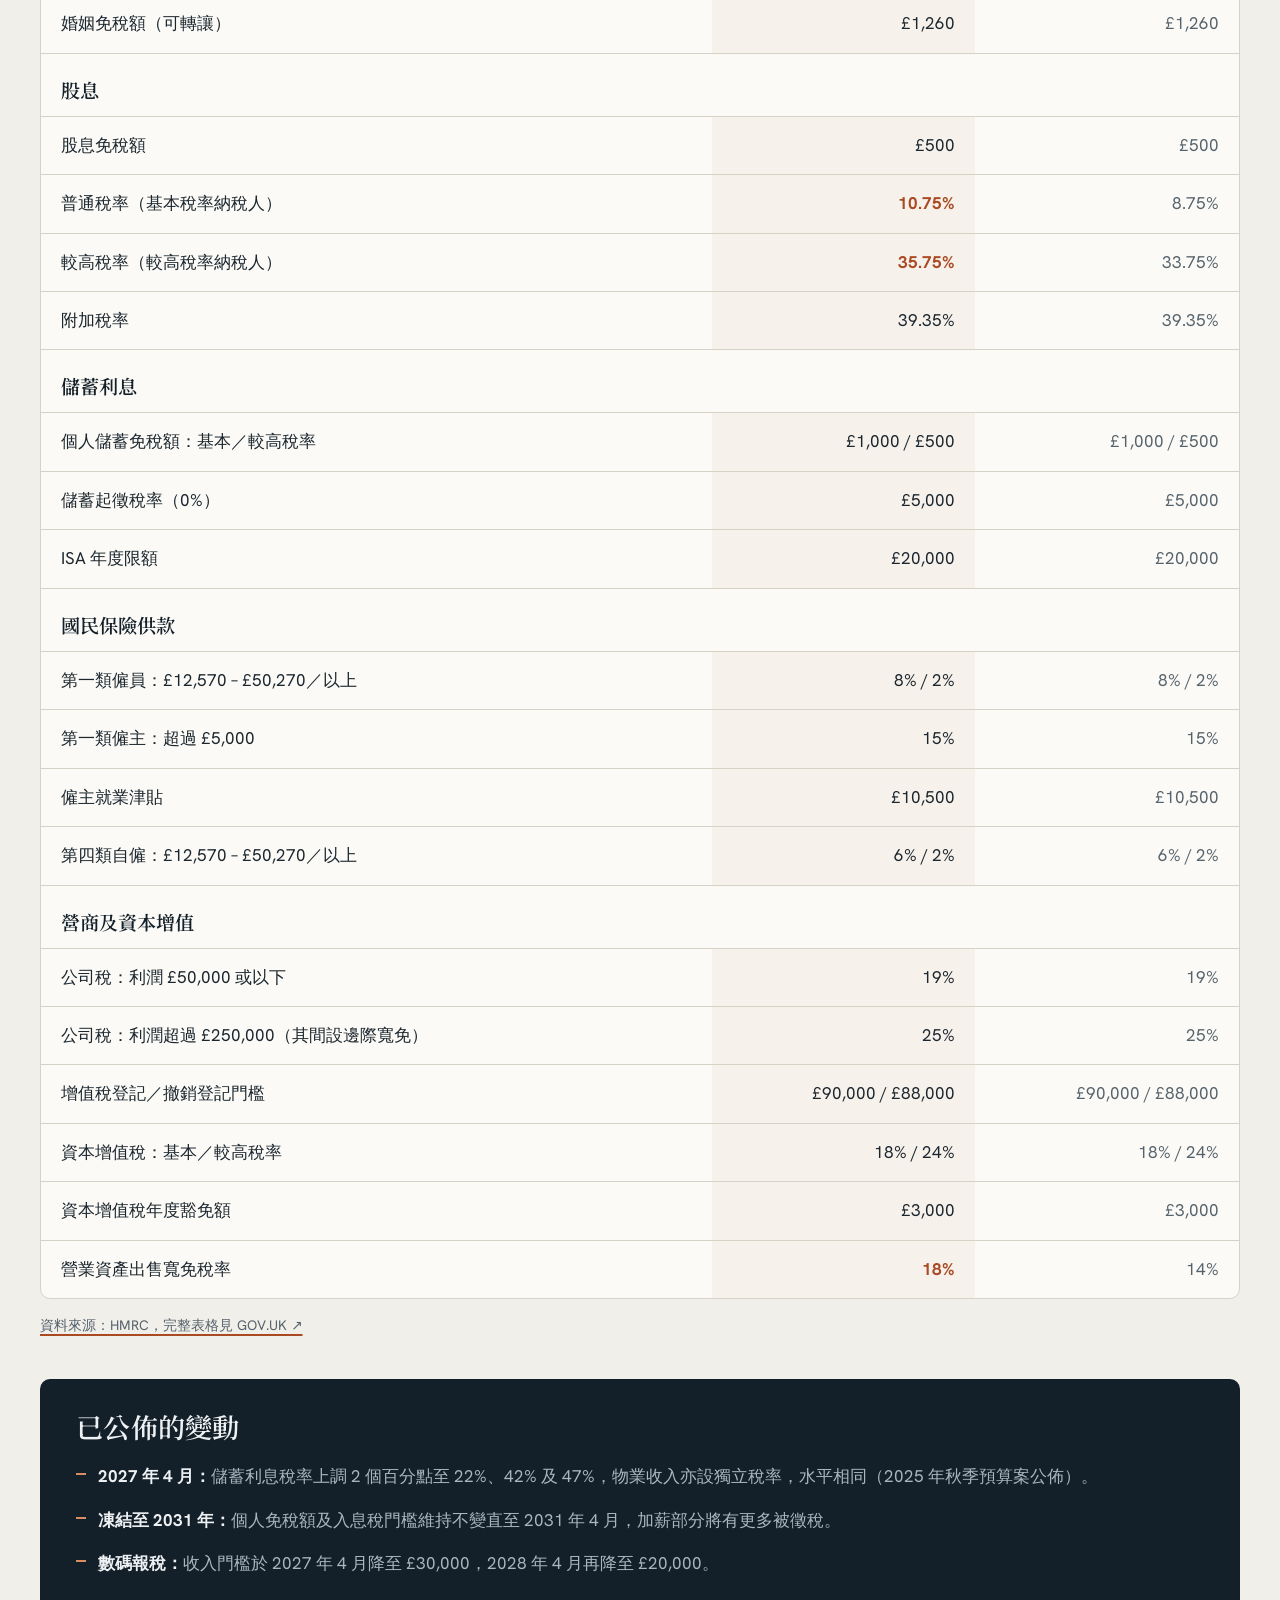
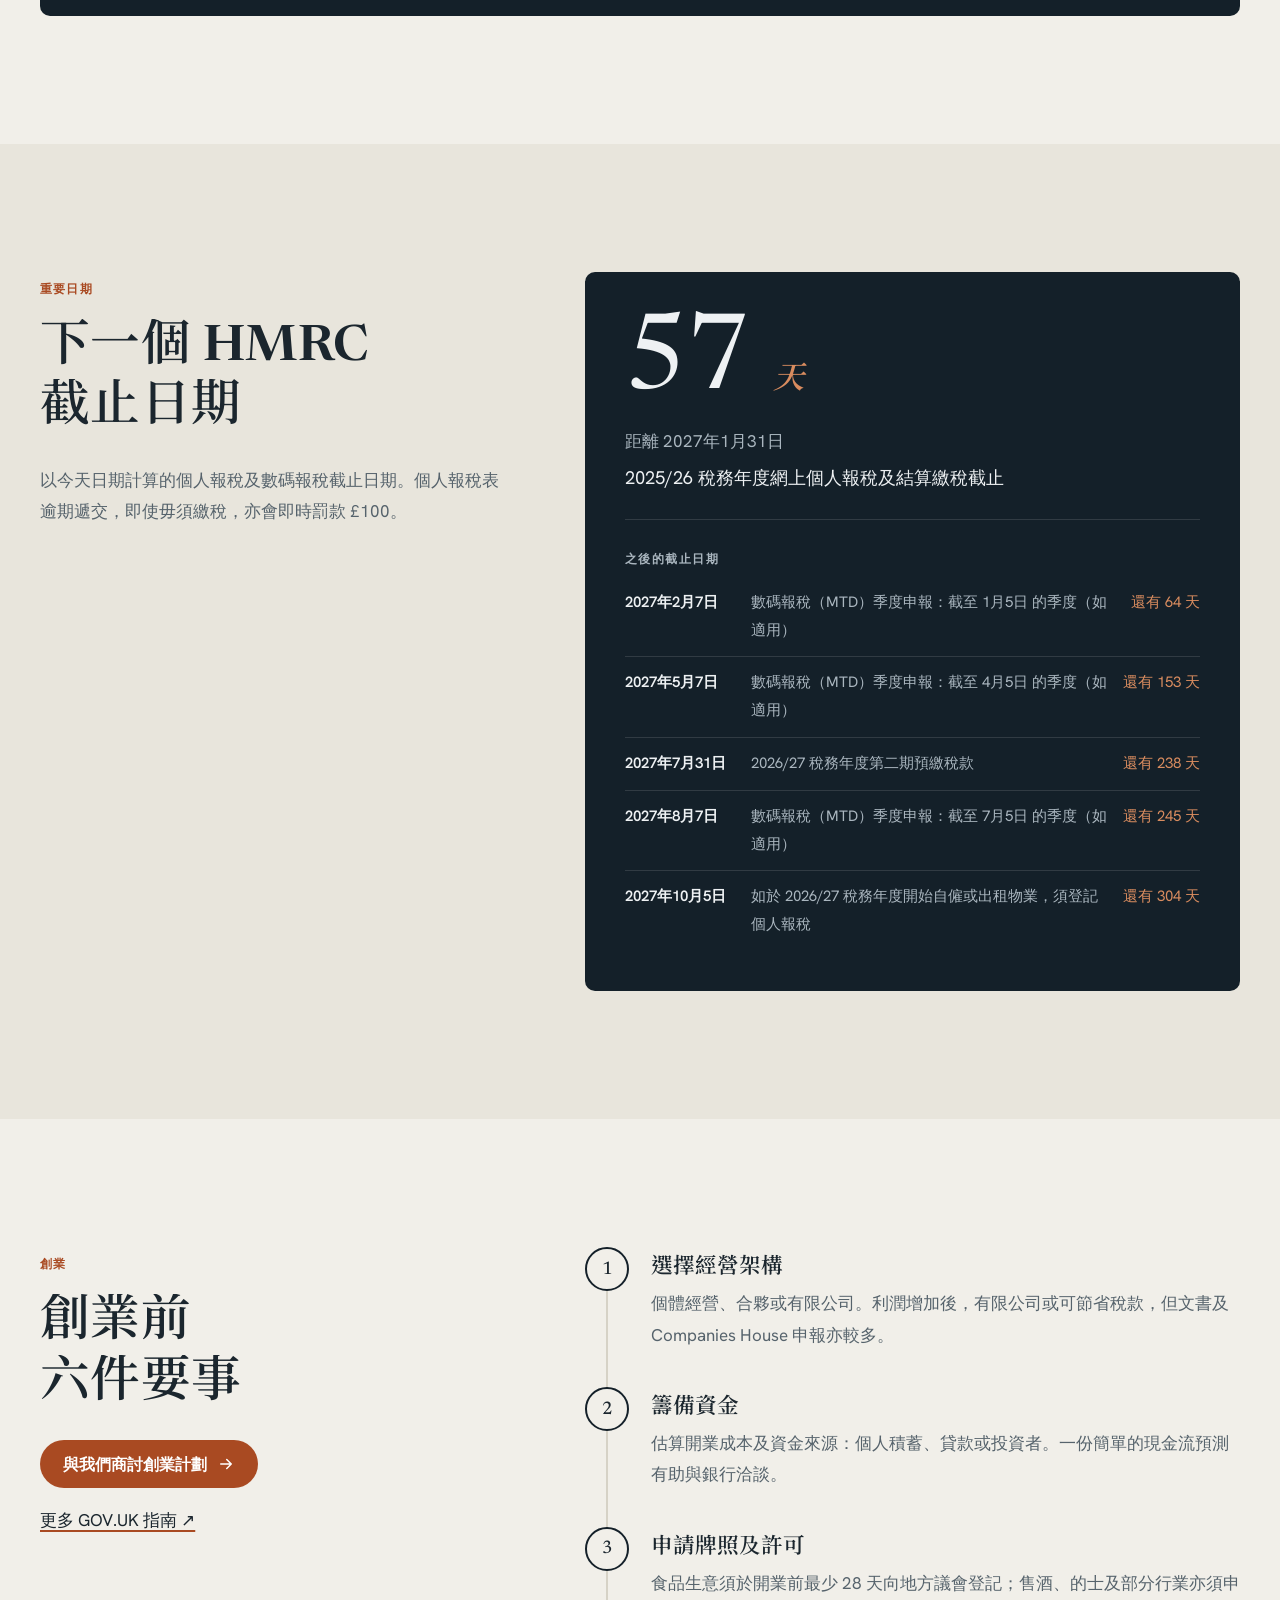
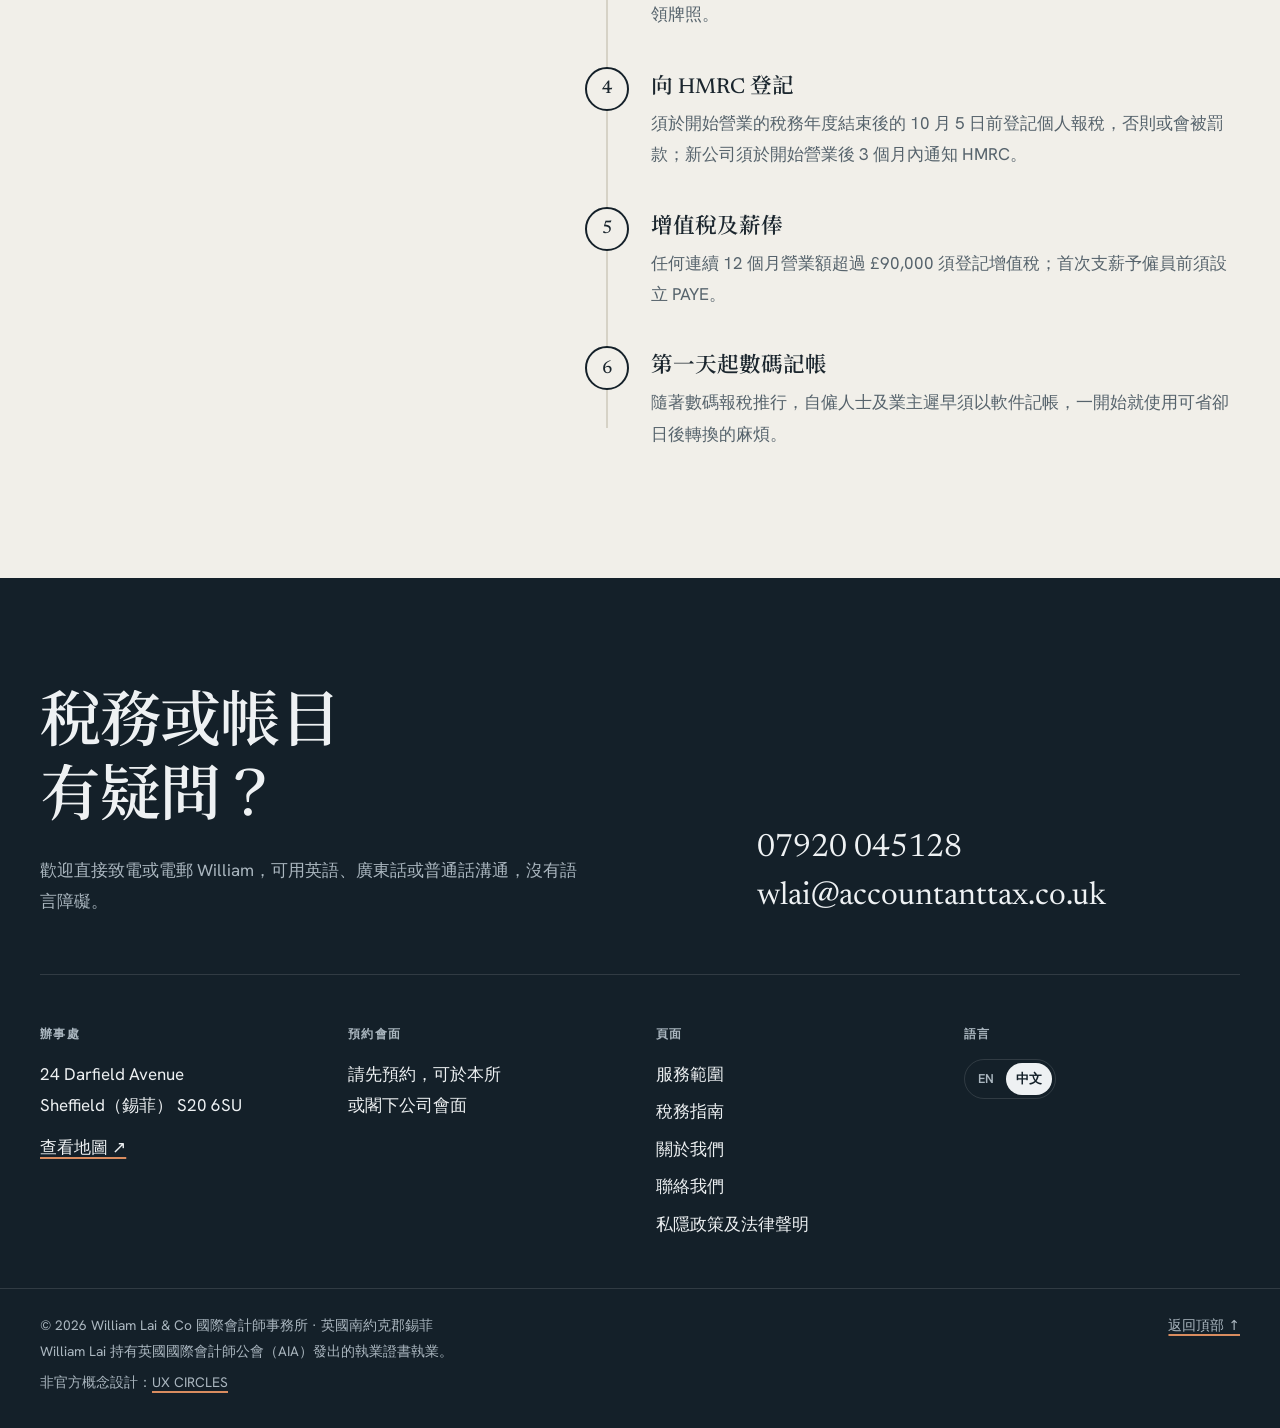
<file: zh/guides.html>
<!doctype html>
<html lang="zh-Hant">
<head>
<meta charset="utf-8">
<meta name="viewport" content="width=device-width, initial-scale=1">
<meta name="robots" content="noindex, nofollow">
<title>2026/27 稅率、數碼報稅檢查及入息稅估算 | William Lai &amp; Co</title>
<meta name="description" content="英國 2026/27 年度入息稅、股息稅、國民保險及公司稅稅率，附入息稅估算、數碼報稅檢查及創業清單。">
<link rel="canonical" href="https://accountanttax.co.uk/zh/guides.html">
<link rel="alternate" hreflang="en-GB" href="https://accountanttax.co.uk/guides.html">
<link rel="alternate" hreflang="zh-Hant" href="https://accountanttax.co.uk/zh/guides.html">
<link rel="alternate" hreflang="x-default" href="https://accountanttax.co.uk/guides.html">
<meta property="og:title" content="2026/27 稅率、數碼報稅檢查及入息稅估算 | William Lai &amp; Co">
<meta property="og:description" content="英國 2026/27 年度入息稅、股息稅、國民保險及公司稅稅率，附入息稅估算、數碼報稅檢查及創業清單。">
<meta property="og:type" content="website">
<meta property="og:locale" content="zh_HK">
<meta name="theme-color" content="#f1efe9">
<link rel="icon" href="../assets/img/favicon.svg" type="image/svg+xml">
<link rel="icon" href="../assets/img/favicon.png" type="image/png" sizes="64x64">
<link rel="apple-touch-icon" href="../assets/img/apple-touch-icon.png">
<link rel="preload" href="../assets/fonts/newsreader.woff2" as="font" type="font/woff2" crossorigin>
<link rel="preload" href="../assets/fonts/noto-serif-tc-600.woff2" as="font" type="font/woff2" crossorigin>
<link rel="stylesheet" href="../assets/css/style.css?v=f42f1013">
<script>document.documentElement.classList.add("js")</script>
<script type="application/ld+json">{"@context": "https://schema.org", "@type": "AccountingService", "name": "William Lai & Co International Accountants", "url": "https://accountanttax.co.uk/", "telephone": "+44 7920 045128", "email": "wlai@accountanttax.co.uk", "foundingDate": "2007", "founder": {"@type": "Person", "name": "William Lai", "memberOf": [{"@type": "Organization", "name": "Association of International Accountants"}, {"@type": "Organization", "name": "Hong Kong Institute of Certified Public Accountants"}]}, "address": {"@type": "PostalAddress", "streetAddress": "24 Darfield Avenue", "addressLocality": "Sheffield", "postalCode": "S20 6SU", "addressCountry": "GB"}, "areaServed": ["Sheffield", "South Yorkshire", "United Kingdom"], "knowsLanguage": ["en", "yue", "cmn"]}</script>
</head>
<body class="guides">
<a class="skip" href="#main">跳至正文</a>
<div class="concept-bar" role="note">
  <div class="wrap concept-inner">
    <p><span class="concept-tag">概念</span><span class="concept-long">概念設計展示，並非 <a href="https://accountanttax.co.uk/" target="_blank" rel="noopener">William Lai &amp; Co 官方網站</a>。</span></p>
    <a href="https://ux-circles.com/professionals" target="_blank" rel="noopener"><span class="concept-by">設計：</span><strong>UX CIRCLES</strong> <svg viewBox="0 0 24 24" aria-hidden="true"><path d="M7 17 17 7M8 7h9v9"/></svg></a>
  </div>
</div>
<header class="site-header" data-header>
  <div class="wrap header-inner">
    <a class="brand" href="./" aria-label="William Lai &amp; Co — 主頁">
      <svg class="mark" viewBox="0 0 36 36" aria-hidden="true">
  <rect class="mark-box" x="1" y="1" width="34" height="34" rx="2"/>
  <path class="mark-wl" d="M7 9.5l3 13 3-9.5 3 9.5 3-13M23 9.5v13h6.5"/>
  <path class="mark-rule" d="M7 27h22M7 30h22"/>
</svg>
      <span class="brand-text"><span class="brand-name">William Lai &amp; Co</span><span class="brand-sub">國際會計師事務所</span></span>
    </a>
    <nav class="main-nav" aria-label="Main"><a href="services.html">服務範圍</a><a href="guides.html" aria-current="page">稅務指南</a><a href="about.html">關於我們</a><a href="contact.html">聯絡我們</a></nav>
    <div class="lang" role="group" aria-label="Language / 語言"><a href="../guides.html" lang="en-GB" hreflang="en-GB">EN</a><a href="../zh/guides.html" lang="zh-Hant" hreflang="zh-Hant" aria-current="true">中文</a></div>
    <a class="btn btn-ink header-cta" href="tel:+447920045128"><svg viewBox="0 0 24 24" aria-hidden="true"><path d="M5 4h4l2 5-2.5 1.5a11 11 0 0 0 5 5L15 13l5 2v4a2 2 0 0 1-2 2A16 16 0 0 1 3 6a2 2 0 0 1 2-2"/></svg><span>07920 045128</span></a>
    <button class="menu-btn" aria-expanded="false" aria-controls="menu"><span class="menu-lines"><span></span><span></span></span><span class="sr">選單</span></button>
  </div>
</header>
<div class="menu" id="menu" hidden>
  <div class="wrap menu-inner">
    <ul class="menu-links"><li><a href="services.html">服務範圍</a></li><li><a href="guides.html" aria-current="page">稅務指南</a></li><li><a href="about.html">關於我們</a></li><li><a href="contact.html">聯絡我們</a></li></ul>
    <div class="menu-foot">
      <a href="tel:+447920045128">07920 045128</a>
      <a href="mailto:wlai@accountanttax.co.uk">wlai@accountanttax.co.uk</a>
      <div class="lang" role="group" aria-label="Language / 語言"><a href="../guides.html" lang="en-GB" hreflang="en-GB">EN</a><a href="../zh/guides.html" lang="zh-Hant" hreflang="zh-Hant" aria-current="true">中文</a></div>
    </div>
  </div>
</div>
<main id="main">
<section class="page-hero">
  <div class="wrap">
    <p class="label reveal-up">稅務指南及工具</p>
    <h1 class="page-title split"><span class="line"><span>2026/27</span></span><span class="line"><span>稅務年度一覽</span></span></h1>
    <p class="page-lead reveal-up">稅率及免稅額、入息稅快速估算、數碼報稅時間表及創業清單，資料持續更新。</p>
  </div>
</section>
<nav class="wrap jump reveal-up" aria-label="Guides">
  <a href="#estimator">入息稅 估算</a>
  <a href="#mtd">數碼報稅</a>
  <a href="#rates">稅率及免稅額</a>
  <a href="#key-dates">重要日期</a>
  <a href="#start">創業</a>
</nav>

<section class="section" id="estimator" aria-labelledby="est-h">
  <div class="wrap split-grid">
    <div>
      <p class="label reveal-up">估算工具</p>
      <h2 class="h2 split" id="est-h"><span class="line"><span>入息稅</span></span><span class="line"><span>估算</span></span></h2>
      <p class="muted reveal-up">適用於英格蘭、威爾斯及北愛爾蘭 2026/27 年度，假設只有單一工作或生意及標準個人免稅額。蘇格蘭入息稅率有所不同。</p>
    </div>
    <form class="tool reveal-up" data-tax-calc>
      <label class="field"><span>全年稅前收入（£）</span>
        <span class="money"><span aria-hidden="true">£</span><input name="income" inputmode="numeric" autocomplete="off" value="35,000"></span></label>
      <fieldset class="seg"><legend>身份</legend>
        <label><input type="radio" name="kind" value="emp" checked><span>受僱</span></label>
        <label><input type="radio" name="kind" value="self"><span>自僱（利潤）</span></label>
      </fieldset>
      <dl class="tool-out" data-tax-out aria-live="polite"></dl>
      <div class="bar" data-tax-bar aria-hidden="true"><span class="bar-tax"></span><span class="bar-ni"></span></div>
      <p class="fine">僅供參考，未計算退休金供款、學生貸款、實物福利或其他收入。</p>
    </form>
  </div>
</section>

<section class="section section-tint" id="mtd" aria-labelledby="mtd-h">
  <div class="wrap split-grid">
    <div>
      <p class="label reveal-up">數碼報稅</p>
      <h2 class="h2 split" id="mtd-h"><span class="line"><span>我須要參加</span></span><span class="line"><span>所得稅數碼報稅嗎？</span></span></h2>
      <p class="reveal-up">自 2026 年 4 月 6 日起，<strong>合資格收入</strong>超過 £50,000 的自僱人士及業主須以數碼方式記帳，並每季向 HMRC 申報。合資格收入指自僱營業額加總租金收入（未扣除開支）。</p>
      <table class="tbl reveal-up"><tbody><tr><th scope="row">2026 年 4 月 6 日起</th><td>超過 £50,000</td><td>按 2024/25 年度報稅表</td></tr><tr><th scope="row">2027 年 4 月 6 日起</th><td>超過 £30,000</td><td>按 2025/26 年度報稅表</td></tr><tr><th scope="row">2028 年 4 月 6 日起</th><td>超過 £20,000</td><td>按 2026/27 年度報稅表</td></tr></tbody></table>
      <p class="muted reveal-up">季度申報截止日為 8 月 7 日、11 月 7 日、2 月 7 日及 5 月 7 日。HMRC 不提供免費軟件，閣下須使用 MTD 兼容產品，我們可協助挑選。</p>
    </div>
    <form class="tool reveal-up" data-mtd-check>
      <label class="field"><span>自僱營業額加租金收入（£）</span>
        <span class="money"><span aria-hidden="true">£</span><input name="income" inputmode="numeric" autocomplete="off" value="42,000"></span></label>
      <div class="mtd-out" data-mtd-out aria-live="polite"></div>
      <p><a class="u" href="contact.html?service=mtd">協助設定 MTD →</a></p>
    </form>
  </div>
</section>

<section class="section" id="rates" aria-labelledby="rates-h">
  <div class="wrap">
    <p class="label reveal-up">稅率及免稅額</p>
    <h2 class="h2 split" id="rates-h"><span class="line"><span>2026/27</span></span><span class="line"><span>稅率一覽</span></span></h2>
    <p class="muted reveal-up">適用於英格蘭、威爾斯及北愛爾蘭，與上年度不同之處以粗體標示。</p>
    <div class="rates-wrap reveal-up">
      <table class="rates">
        <thead><tr><th scope="col">項目</th><th scope="col">2026/27</th><th scope="col">2025/26</th></tr></thead>
      <tbody>
        <tr class="grp"><th colspan="3" scope="colgroup">入息稅</th></tr>
        <tr><th scope="row">個人免稅額</th><td>£12,570</td><td>£12,570</td></tr><tr><th scope="row">基本稅率 20%：應課稅入息</th><td>£0 – £37,700</td><td>£0 – £37,700</td></tr><tr><th scope="row">較高稅率 40%：應課稅入息</th><td>£37,701 – £125,140</td><td>£37,701 – £125,140</td></tr><tr><th scope="row">附加稅率 45%：應課稅入息超過</th><td>£125,140</td><td>£125,140</td></tr><tr><th scope="row">收入超過以下金額，每 £2 減少 £1 個人免稅額</th><td>£100,000</td><td>£100,000</td></tr><tr><th scope="row">婚姻免稅額（可轉讓）</th><td>£1,260</td><td>£1,260</td></tr>
      </tbody>
      <tbody>
        <tr class="grp"><th colspan="3" scope="colgroup">股息</th></tr>
        <tr><th scope="row">股息免稅額</th><td>£500</td><td>£500</td></tr><tr><th scope="row">普通稅率（基本稅率納稅人）</th><td><b>10.75%</b></td><td>8.75%</td></tr><tr><th scope="row">較高稅率（較高稅率納稅人）</th><td><b>35.75%</b></td><td>33.75%</td></tr><tr><th scope="row">附加稅率</th><td>39.35%</td><td>39.35%</td></tr>
      </tbody>
      <tbody>
        <tr class="grp"><th colspan="3" scope="colgroup">儲蓄利息</th></tr>
        <tr><th scope="row">個人儲蓄免稅額：基本／較高稅率</th><td>£1,000 / £500</td><td>£1,000 / £500</td></tr><tr><th scope="row">儲蓄起徵稅率（0%）</th><td>£5,000</td><td>£5,000</td></tr><tr><th scope="row">ISA 年度限額</th><td>£20,000</td><td>£20,000</td></tr>
      </tbody>
      <tbody>
        <tr class="grp"><th colspan="3" scope="colgroup">國民保險供款</th></tr>
        <tr><th scope="row">第一類僱員：£12,570 – £50,270／以上</th><td>8% / 2%</td><td>8% / 2%</td></tr><tr><th scope="row">第一類僱主：超過 £5,000</th><td>15%</td><td>15%</td></tr><tr><th scope="row">僱主就業津貼</th><td>£10,500</td><td>£10,500</td></tr><tr><th scope="row">第四類自僱：£12,570 – £50,270／以上</th><td>6% / 2%</td><td>6% / 2%</td></tr>
      </tbody>
      <tbody>
        <tr class="grp"><th colspan="3" scope="colgroup">營商及資本增值</th></tr>
        <tr><th scope="row">公司稅：利潤 £50,000 或以下</th><td>19%</td><td>19%</td></tr><tr><th scope="row">公司稅：利潤超過 £250,000（其間設邊際寬免）</th><td>25%</td><td>25%</td></tr><tr><th scope="row">增值稅登記／撤銷登記門檻</th><td>£90,000 / £88,000</td><td>£90,000 / £88,000</td></tr><tr><th scope="row">資本增值稅：基本／較高稅率</th><td>18% / 24%</td><td>18% / 24%</td></tr><tr><th scope="row">資本增值稅年度豁免額</th><td>£3,000</td><td>£3,000</td></tr><tr><th scope="row">營業資產出售寬免稅率</th><td><b>18%</b></td><td>14%</td></tr>
      </tbody>
      </table>
    </div>
    <p class="fine"><a class="u" href="https://www.gov.uk/government/publications/rates-and-allowances-income-tax/income-tax-rates-and-allowances-current-and-past" target="_blank" rel="noopener">資料來源：HMRC，完整表格見 GOV.UK ↗</a></p>
    <div class="coming reveal-up">
      <h3 class="h3">已公佈的變動</h3>
      <ul><li><strong>2027 年 4 月：</strong>儲蓄利息稅率上調 2 個百分點至 22%、42% 及 47%，物業收入亦設獨立稅率，水平相同（2025 年秋季預算案公佈）。</li><li><strong>凍結至 2031 年：</strong>個人免稅額及入息稅門檻維持不變直至 2031 年 4 月，加薪部分將有更多被徵稅。</li><li><strong>數碼報稅：</strong>收入門檻於 2027 年 4 月降至 £30,000，2028 年 4 月再降至 £20,000。</li></ul>
    </div>
  </div>
</section>

<section class="section deadlines" id="key-dates" aria-labelledby="kd-h">
  <div class="wrap dl-grid" data-countdown>
    <div>
      <p class="label reveal-up">重要日期</p>
      <h2 class="h2 split" id="kd-h"><span class="line"><span>下一個 HMRC</span></span><span class="line"><span>截止日期</span></span></h2>
      <p class="muted reveal-up">以今天日期計算的個人報稅及數碼報稅截止日期。個人報稅表逾期遞交，即使毋須繳稅，亦會即時罰款 £100。</p>
    </div>
    <div class="dl-card reveal-up">
      <p class="dl-big"><span data-cd-days>—</span> <span class="dl-unit" data-cd-unit></span></p>
      <p class="dl-until" data-cd-until></p>
      <p class="dl-what" data-cd-what></p>
      <h3 class="dl-after">之後的截止日期</h3>
      <ol class="dl-list" data-deadlines></ol>
    </div>
  </div>
</section>

<section class="section" id="start" aria-labelledby="start-h">
  <div class="wrap split-grid">
    <div class="sticky-col">
      <p class="label reveal-up">創業</p>
      <h2 class="h2 split" id="start-h"><span class="line"><span>創業前</span></span><span class="line"><span>六件要事</span></span></h2>
      <p class="reveal-up"><a class="btn btn-accent" href="contact.html?service=company"><span>與我們商討創業計劃</span><svg viewBox="0 0 24 24" aria-hidden="true"><path d="M5 12h14M13 6l6 6-6 6"/></svg></a></p>
      <p class="reveal-up"><a class="u" href="https://www.gov.uk/set-up-business" target="_blank" rel="noopener">更多 GOV.UK 指南 ↗</a></p>
    </div>
    <ol class="steps" data-progress>
      <li class="step reveal-up"><span class="step-n">1</span><div><h3>選擇經營架構</h3><p>個體經營、合夥或有限公司。利潤增加後，有限公司或可節省稅款，但文書及 Companies House 申報亦較多。</p></div></li>
      <li class="step reveal-up"><span class="step-n">2</span><div><h3>籌備資金</h3><p>估算開業成本及資金來源：個人積蓄、貸款或投資者。一份簡單的現金流預測有助與銀行洽談。</p></div></li>
      <li class="step reveal-up"><span class="step-n">3</span><div><h3>申請牌照及許可</h3><p>食品生意須於開業前最少 28 天向地方議會登記；售酒、的士及部分行業亦須申領牌照。</p></div></li>
      <li class="step reveal-up"><span class="step-n">4</span><div><h3>向 HMRC 登記</h3><p>須於開始營業的稅務年度結束後的 10 月 5 日前登記個人報稅，否則或會被罰款；新公司須於開始營業後 3 個月內通知 HMRC。</p></div></li>
      <li class="step reveal-up"><span class="step-n">5</span><div><h3>增值稅及薪俸</h3><p>任何連續 12 個月營業額超過 £90,000 須登記增值稅；首次支薪予僱員前須設立 PAYE。</p></div></li>
      <li class="step reveal-up"><span class="step-n">6</span><div><h3>第一天起數碼記帳</h3><p>隨著數碼報稅推行，自僱人士及業主遲早須以軟件記帳，一開始就使用可省卻日後轉換的麻煩。</p></div></li>
    </ol>
  </div>
</section>
</main>
<footer class="site-footer">
  <div class="wrap">
    <div class="footer-top">
      <div>
        <h2 class="footer-q split"><span class="line"><span>稅務或帳目</span></span><span class="line"><span>有疑問？</span></span></h2>
        <p class="footer-lead">歡迎直接致電或電郵 William，可用英語、廣東話或普通話溝通，沒有語言障礙。</p>
      </div>
      <div class="footer-contact">
        <a class="big-link" href="tel:+447920045128">07920 045128</a>
        <a class="big-link" href="mailto:wlai@accountanttax.co.uk">wlai@accountanttax.co.uk</a>
      </div>
    </div>
    <div class="footer-grid">
      <div><h3 class="f-h">辦事處</h3><p>24 Darfield Avenue<br>Sheffield（錫菲） S20 6SU</p><p><a class="u" href="https://www.google.com/maps/search/?api=1&query=24+Darfield+Avenue+Sheffield+S20+6SU" rel="noopener" target="_blank">查看地圖 ↗</a></p></div>
      <div><h3 class="f-h">預約會面</h3><p>請先預約，可於本所<br>或閣下公司會面</p></div>
      <div><h3 class="f-h">頁面</h3><ul class="f-links"><li><a href="services.html">服務範圍</a></li><li><a href="guides.html">稅務指南</a></li><li><a href="about.html">關於我們</a></li><li><a href="contact.html">聯絡我們</a></li><li><a href="legal.html">私隱政策及法律聲明</a></li></ul></div>
      <div><h3 class="f-h">語言</h3><div class="lang" role="group" aria-label="Language / 語言"><a href="../guides.html" lang="en-GB" hreflang="en-GB">EN</a><a href="../zh/guides.html" lang="zh-Hant" hreflang="zh-Hant" aria-current="true">中文</a></div></div>
    </div>
  </div>
  <div class="wrap footer-base">
    <span>© <span data-year>2026</span> William Lai &amp; Co 國際會計師事務所 · 英國南約克郡錫菲<br>William Lai 持有英國國際會計師公會（AIA）發出的執業證書執業。<br><span class="concept-note">非官方概念設計：<a class="u" href="https://ux-circles.com/professionals" target="_blank" rel="noopener">UX CIRCLES</a></span></span>
    <a href="#main" class="u">返回頂部 ↑</a>
  </div>
</footer>
<nav class="action-bar" aria-label="Quick contact">
  <a href="tel:+447920045128"><svg viewBox="0 0 24 24" aria-hidden="true"><path d="M5 4h4l2 5-2.5 1.5a11 11 0 0 0 5 5L15 13l5 2v4a2 2 0 0 1-2 2A16 16 0 0 1 3 6a2 2 0 0 1 2-2"/></svg><span>致電</span></a>
  <a href="mailto:wlai@accountanttax.co.uk"><svg viewBox="0 0 24 24" aria-hidden="true"><rect x="3" y="5" width="18" height="14" rx="2"/><path d="m3 7 9 6 9-6"/></svg><span>電郵</span></a>
  <a href="https://www.google.com/maps/search/?api=1&query=24+Darfield+Avenue+Sheffield+S20+6SU" target="_blank" rel="noopener"><svg viewBox="0 0 24 24" aria-hidden="true"><path d="M12 21s-7-6.2-7-12a7 7 0 0 1 14 0c0 5.8-7 12-7 12z"/><circle cx="12" cy="9" r="2.5"/></svg><span>地圖</span></a>
</nav>
<script>window.WLAI = {"today": "今天", "tomorrow": "明天", "inDays": "還有 {n} 天", "days": "天", "day": "天", "until": "距離 {date}", "dl": {"jan": "{ty} 稅務年度網上個人報稅及結算繳稅截止", "jul": "{ty} 稅務年度第二期預繳稅款", "oct5": "如於 {ty} 稅務年度開始自僱或出租物業，須登記個人報稅", "oct31": "{ty} 稅務年度紙本個人報稅表截止", "mtd": "數碼報稅（MTD）季度申報：截至 {end} 的季度（如適用）"}, "tax": {"tax": "入息稅", "ni": "國民保險供款", "total": "稅款及國民保險合計", "take": "扣除後實得", "eff": "整體稅率", "pa": "已使用個人免稅額", "c1": "第一類（受僱）", "c4": "第四類（自僱）"}, "mtd": {"in26": "<strong>閣下由 2026 年 4 月 6 日起已須參加。</strong>由於 2024/25 年度合資格收入超過 £50,000，閣下現時應已使用數碼記帳並遞交季度申報。下一次申報截止日為 {next}。", "in27": "<strong>閣下須於 2027 年 4 月 6 日起參加</strong>（如 2025/26 年度合資格收入亦超過 £30,000），請於此之前開始使用 MTD 兼容軟件。", "in28": "<strong>閣下須於 2028 年 4 月 6 日起參加</strong>（如 2026/27 年度合資格收入亦超過 £20,000）。", "out": "<strong>暫時毋須參加。</strong>£20,000 或以下低於目前公佈的所有門檻，但閣下仍可自願登記。"}, "mailSubject": "網站查詢", "mailName": "姓名", "mailPhone": "電話", "mailLang": "希望使用的語言", "mailService": "查詢服務"};</script>
<script src="../assets/js/main.js?v=4d3c659e" defer></script>
</body>
</html>
</file>
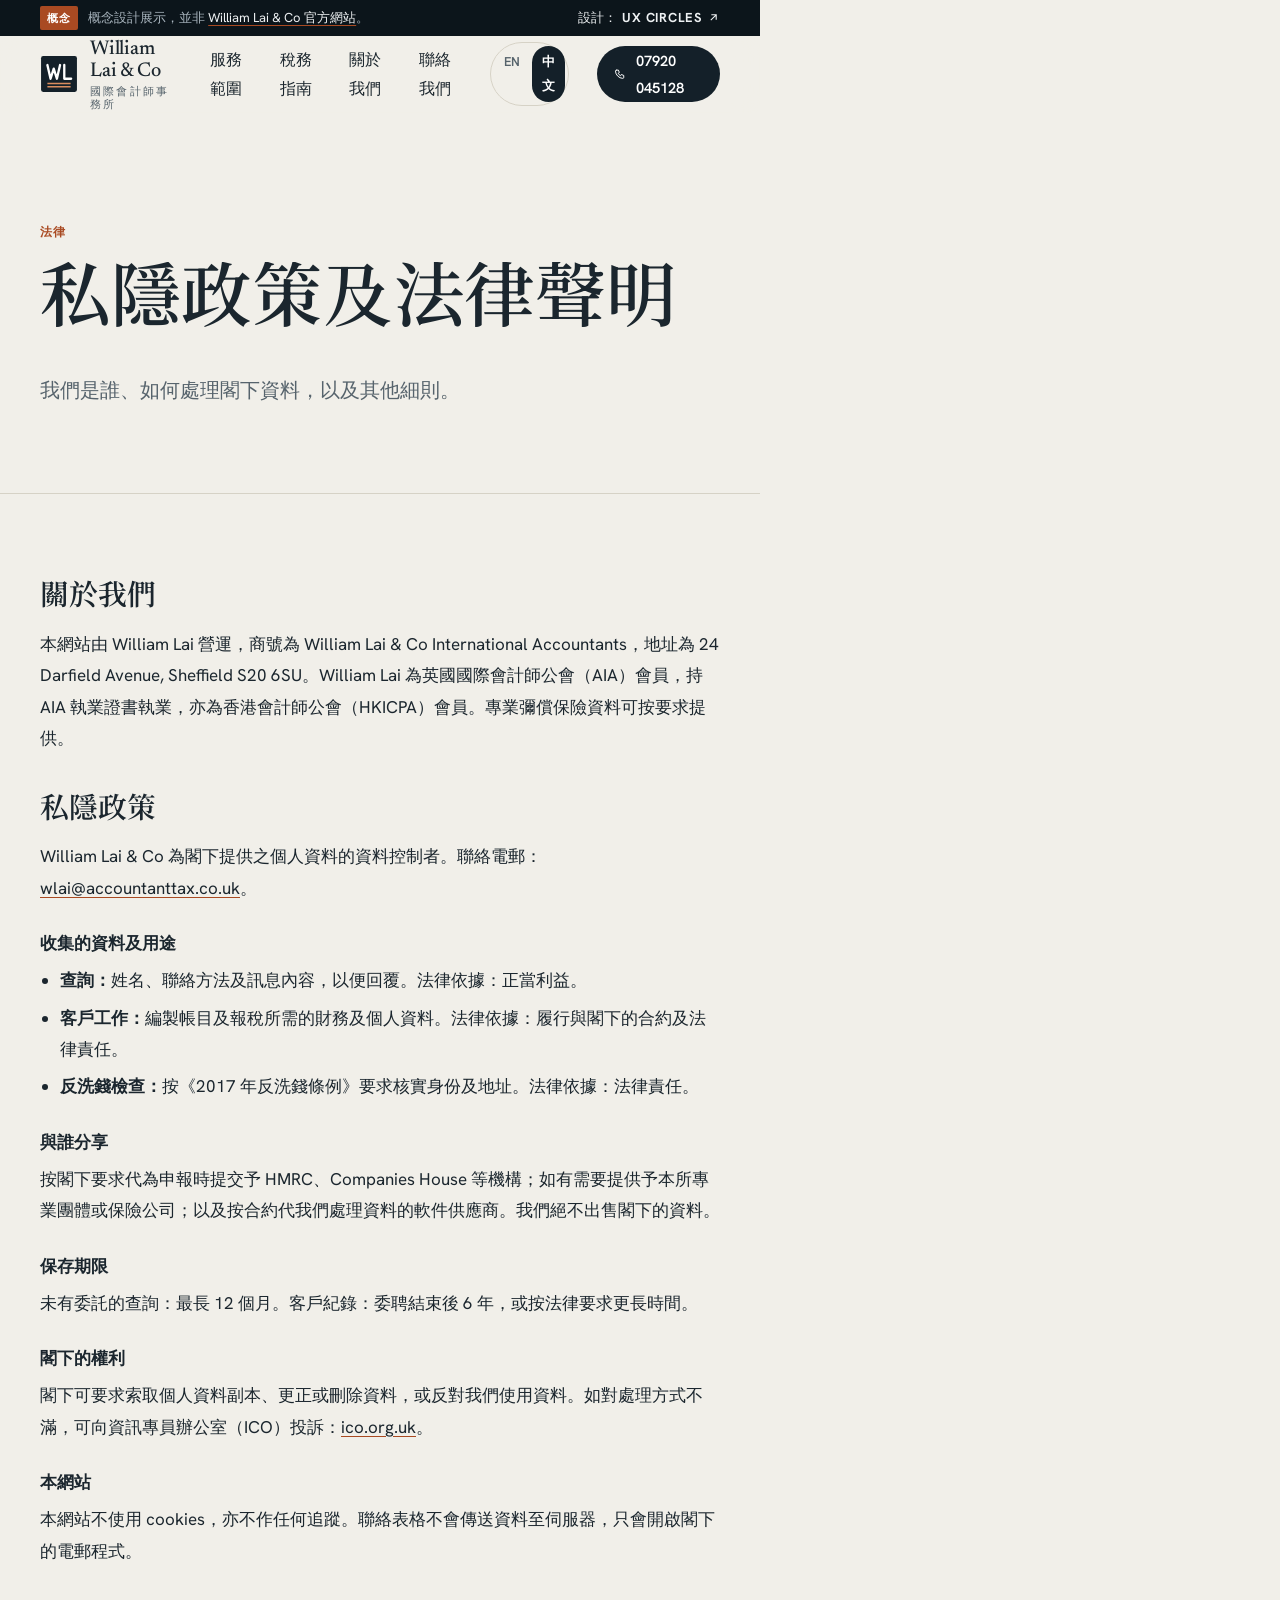
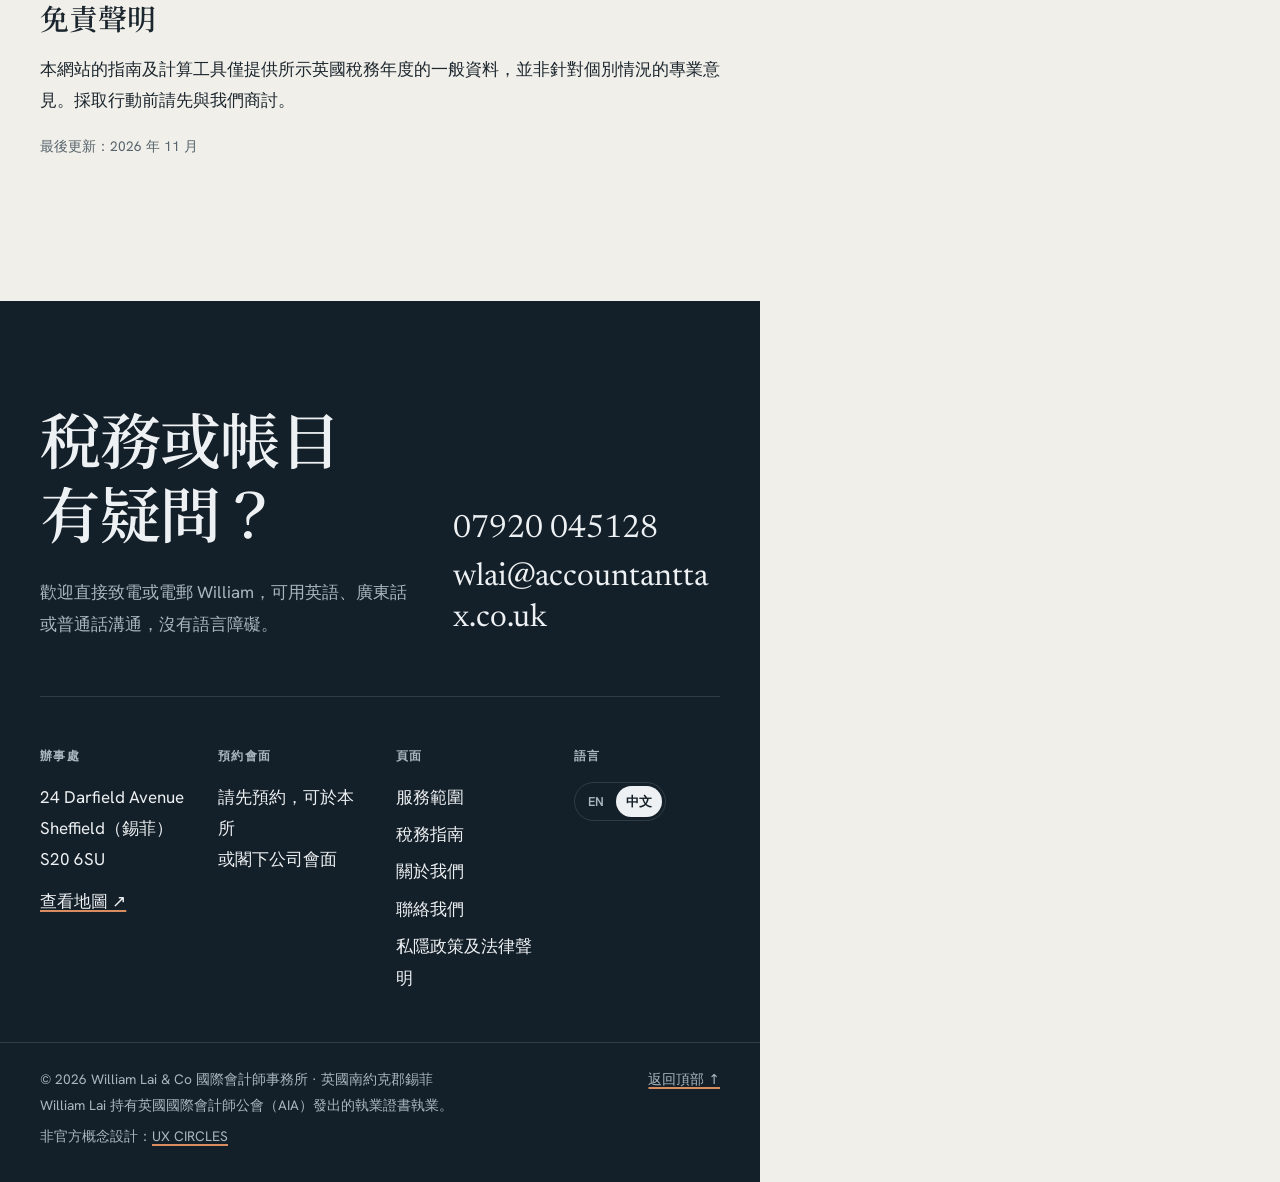
<file: zh/legal.html>
<!doctype html>
<html lang="zh-Hant">
<head>
<meta charset="utf-8">
<meta name="viewport" content="width=device-width, initial-scale=1">
<meta name="robots" content="noindex, nofollow">
<title>私隱政策及法律聲明 | William Lai &amp; Co</title>
<meta name="description" content="William Lai &amp; Co 私隱政策、專業團體資料及免責聲明。">
<link rel="canonical" href="https://accountanttax.co.uk/zh/legal.html">
<link rel="alternate" hreflang="en-GB" href="https://accountanttax.co.uk/legal.html">
<link rel="alternate" hreflang="zh-Hant" href="https://accountanttax.co.uk/zh/legal.html">
<link rel="alternate" hreflang="x-default" href="https://accountanttax.co.uk/legal.html">
<meta property="og:title" content="私隱政策及法律聲明 | William Lai &amp; Co">
<meta property="og:description" content="William Lai &amp; Co 私隱政策、專業團體資料及免責聲明。">
<meta property="og:type" content="website">
<meta property="og:locale" content="zh_HK">
<meta name="theme-color" content="#f1efe9">
<link rel="icon" href="../assets/img/favicon.svg" type="image/svg+xml">
<link rel="icon" href="../assets/img/favicon.png" type="image/png" sizes="64x64">
<link rel="apple-touch-icon" href="../assets/img/apple-touch-icon.png">
<link rel="preload" href="../assets/fonts/newsreader.woff2" as="font" type="font/woff2" crossorigin>
<link rel="preload" href="../assets/fonts/noto-serif-tc-600.woff2" as="font" type="font/woff2" crossorigin>
<link rel="stylesheet" href="../assets/css/style.css?v=f42f1013">
<script>document.documentElement.classList.add("js")</script>
<script type="application/ld+json">{"@context": "https://schema.org", "@type": "AccountingService", "name": "William Lai & Co International Accountants", "url": "https://accountanttax.co.uk/", "telephone": "+44 7920 045128", "email": "wlai@accountanttax.co.uk", "foundingDate": "2007", "founder": {"@type": "Person", "name": "William Lai", "memberOf": [{"@type": "Organization", "name": "Association of International Accountants"}, {"@type": "Organization", "name": "Hong Kong Institute of Certified Public Accountants"}]}, "address": {"@type": "PostalAddress", "streetAddress": "24 Darfield Avenue", "addressLocality": "Sheffield", "postalCode": "S20 6SU", "addressCountry": "GB"}, "areaServed": ["Sheffield", "South Yorkshire", "United Kingdom"], "knowsLanguage": ["en", "yue", "cmn"]}</script>
</head>
<body class="legal">
<a class="skip" href="#main">跳至正文</a>
<div class="concept-bar" role="note">
  <div class="wrap concept-inner">
    <p><span class="concept-tag">概念</span><span class="concept-long">概念設計展示，並非 <a href="https://accountanttax.co.uk/" target="_blank" rel="noopener">William Lai &amp; Co 官方網站</a>。</span></p>
    <a href="https://ux-circles.com/professionals" target="_blank" rel="noopener"><span class="concept-by">設計：</span><strong>UX CIRCLES</strong> <svg viewBox="0 0 24 24" aria-hidden="true"><path d="M7 17 17 7M8 7h9v9"/></svg></a>
  </div>
</div>
<header class="site-header" data-header>
  <div class="wrap header-inner">
    <a class="brand" href="./" aria-label="William Lai &amp; Co — 主頁">
      <svg class="mark" viewBox="0 0 36 36" aria-hidden="true">
  <rect class="mark-box" x="1" y="1" width="34" height="34" rx="2"/>
  <path class="mark-wl" d="M7 9.5l3 13 3-9.5 3 9.5 3-13M23 9.5v13h6.5"/>
  <path class="mark-rule" d="M7 27h22M7 30h22"/>
</svg>
      <span class="brand-text"><span class="brand-name">William Lai &amp; Co</span><span class="brand-sub">國際會計師事務所</span></span>
    </a>
    <nav class="main-nav" aria-label="Main"><a href="services.html">服務範圍</a><a href="guides.html">稅務指南</a><a href="about.html">關於我們</a><a href="contact.html">聯絡我們</a></nav>
    <div class="lang" role="group" aria-label="Language / 語言"><a href="../legal.html" lang="en-GB" hreflang="en-GB">EN</a><a href="../zh/legal.html" lang="zh-Hant" hreflang="zh-Hant" aria-current="true">中文</a></div>
    <a class="btn btn-ink header-cta" href="tel:+447920045128"><svg viewBox="0 0 24 24" aria-hidden="true"><path d="M5 4h4l2 5-2.5 1.5a11 11 0 0 0 5 5L15 13l5 2v4a2 2 0 0 1-2 2A16 16 0 0 1 3 6a2 2 0 0 1 2-2"/></svg><span>07920 045128</span></a>
    <button class="menu-btn" aria-expanded="false" aria-controls="menu"><span class="menu-lines"><span></span><span></span></span><span class="sr">選單</span></button>
  </div>
</header>
<div class="menu" id="menu" hidden>
  <div class="wrap menu-inner">
    <ul class="menu-links"><li><a href="services.html">服務範圍</a></li><li><a href="guides.html">稅務指南</a></li><li><a href="about.html">關於我們</a></li><li><a href="contact.html">聯絡我們</a></li></ul>
    <div class="menu-foot">
      <a href="tel:+447920045128">07920 045128</a>
      <a href="mailto:wlai@accountanttax.co.uk">wlai@accountanttax.co.uk</a>
      <div class="lang" role="group" aria-label="Language / 語言"><a href="../legal.html" lang="en-GB" hreflang="en-GB">EN</a><a href="../zh/legal.html" lang="zh-Hant" hreflang="zh-Hant" aria-current="true">中文</a></div>
    </div>
  </div>
</div>
<main id="main">
<section class="page-hero">
  <div class="wrap">
    <p class="label reveal-up">法律</p>
    <h1 class="page-title split"><span class="line"><span>私隱政策及法律聲明</span></span></h1>
    <p class="page-lead reveal-up">我們是誰、如何處理閣下資料，以及其他細則。</p>
  </div>
</section>
<section class="section section-tight"><div class="wrap prose legal">
<h2>關於我們</h2>
<p>本網站由 William Lai 營運，商號為 William Lai &amp; Co International Accountants，地址為 24 Darfield Avenue, Sheffield S20 6SU。William Lai 為英國國際會計師公會（AIA）會員，持 AIA 執業證書執業，亦為香港會計師公會（HKICPA）會員。專業彌償保險資料可按要求提供。</p>
<h2>私隱政策</h2>
<p>William Lai &amp; Co 為閣下提供之個人資料的資料控制者。聯絡電郵：<a href="mailto:wlai@accountanttax.co.uk">wlai@accountanttax.co.uk</a>。</p>
<h3>收集的資料及用途</h3>
<ul>
<li><strong>查詢：</strong>姓名、聯絡方法及訊息內容，以便回覆。法律依據：正當利益。</li>
<li><strong>客戶工作：</strong>編製帳目及報稅所需的財務及個人資料。法律依據：履行與閣下的合約及法律責任。</li>
<li><strong>反洗錢檢查：</strong>按《2017 年反洗錢條例》要求核實身份及地址。法律依據：法律責任。</li>
</ul>
<h3>與誰分享</h3>
<p>按閣下要求代為申報時提交予 HMRC、Companies House 等機構；如有需要提供予本所專業團體或保險公司；以及按合約代我們處理資料的軟件供應商。我們絕不出售閣下的資料。</p>
<h3>保存期限</h3>
<p>未有委託的查詢：最長 12 個月。客戶紀錄：委聘結束後 6 年，或按法律要求更長時間。</p>
<h3>閣下的權利</h3>
<p>閣下可要求索取個人資料副本、更正或刪除資料，或反對我們使用資料。如對處理方式不滿，可向資訊專員辦公室（ICO）投訴：<a href="https://ico.org.uk/make-a-complaint/" target="_blank" rel="noopener">ico.org.uk</a>。</p>
<h3>本網站</h3>
<p>本網站不使用 cookies，亦不作任何追蹤。聯絡表格不會傳送資料至伺服器，只會開啟閣下的電郵程式。</p>
<h2>免責聲明</h2>
<p>本網站的指南及計算工具僅提供所示英國稅務年度的一般資料，並非針對個別情況的專業意見。採取行動前請先與我們商討。</p>
<p class="fine">最後更新：2026 年 11 月</p></div></section>
</main>
<footer class="site-footer">
  <div class="wrap">
    <div class="footer-top">
      <div>
        <h2 class="footer-q split"><span class="line"><span>稅務或帳目</span></span><span class="line"><span>有疑問？</span></span></h2>
        <p class="footer-lead">歡迎直接致電或電郵 William，可用英語、廣東話或普通話溝通，沒有語言障礙。</p>
      </div>
      <div class="footer-contact">
        <a class="big-link" href="tel:+447920045128">07920 045128</a>
        <a class="big-link" href="mailto:wlai@accountanttax.co.uk">wlai@accountanttax.co.uk</a>
      </div>
    </div>
    <div class="footer-grid">
      <div><h3 class="f-h">辦事處</h3><p>24 Darfield Avenue<br>Sheffield（錫菲） S20 6SU</p><p><a class="u" href="https://www.google.com/maps/search/?api=1&query=24+Darfield+Avenue+Sheffield+S20+6SU" rel="noopener" target="_blank">查看地圖 ↗</a></p></div>
      <div><h3 class="f-h">預約會面</h3><p>請先預約，可於本所<br>或閣下公司會面</p></div>
      <div><h3 class="f-h">頁面</h3><ul class="f-links"><li><a href="services.html">服務範圍</a></li><li><a href="guides.html">稅務指南</a></li><li><a href="about.html">關於我們</a></li><li><a href="contact.html">聯絡我們</a></li><li><a href="legal.html">私隱政策及法律聲明</a></li></ul></div>
      <div><h3 class="f-h">語言</h3><div class="lang" role="group" aria-label="Language / 語言"><a href="../legal.html" lang="en-GB" hreflang="en-GB">EN</a><a href="../zh/legal.html" lang="zh-Hant" hreflang="zh-Hant" aria-current="true">中文</a></div></div>
    </div>
  </div>
  <div class="wrap footer-base">
    <span>© <span data-year>2026</span> William Lai &amp; Co 國際會計師事務所 · 英國南約克郡錫菲<br>William Lai 持有英國國際會計師公會（AIA）發出的執業證書執業。<br><span class="concept-note">非官方概念設計：<a class="u" href="https://ux-circles.com/professionals" target="_blank" rel="noopener">UX CIRCLES</a></span></span>
    <a href="#main" class="u">返回頂部 ↑</a>
  </div>
</footer>
<nav class="action-bar" aria-label="Quick contact">
  <a href="tel:+447920045128"><svg viewBox="0 0 24 24" aria-hidden="true"><path d="M5 4h4l2 5-2.5 1.5a11 11 0 0 0 5 5L15 13l5 2v4a2 2 0 0 1-2 2A16 16 0 0 1 3 6a2 2 0 0 1 2-2"/></svg><span>致電</span></a>
  <a href="mailto:wlai@accountanttax.co.uk"><svg viewBox="0 0 24 24" aria-hidden="true"><rect x="3" y="5" width="18" height="14" rx="2"/><path d="m3 7 9 6 9-6"/></svg><span>電郵</span></a>
  <a href="https://www.google.com/maps/search/?api=1&query=24+Darfield+Avenue+Sheffield+S20+6SU" target="_blank" rel="noopener"><svg viewBox="0 0 24 24" aria-hidden="true"><path d="M12 21s-7-6.2-7-12a7 7 0 0 1 14 0c0 5.8-7 12-7 12z"/><circle cx="12" cy="9" r="2.5"/></svg><span>地圖</span></a>
</nav>
<script>window.WLAI = {"today": "今天", "tomorrow": "明天", "inDays": "還有 {n} 天", "days": "天", "day": "天", "until": "距離 {date}", "dl": {"jan": "{ty} 稅務年度網上個人報稅及結算繳稅截止", "jul": "{ty} 稅務年度第二期預繳稅款", "oct5": "如於 {ty} 稅務年度開始自僱或出租物業，須登記個人報稅", "oct31": "{ty} 稅務年度紙本個人報稅表截止", "mtd": "數碼報稅（MTD）季度申報：截至 {end} 的季度（如適用）"}, "tax": {"tax": "入息稅", "ni": "國民保險供款", "total": "稅款及國民保險合計", "take": "扣除後實得", "eff": "整體稅率", "pa": "已使用個人免稅額", "c1": "第一類（受僱）", "c4": "第四類（自僱）"}, "mtd": {"in26": "<strong>閣下由 2026 年 4 月 6 日起已須參加。</strong>由於 2024/25 年度合資格收入超過 £50,000，閣下現時應已使用數碼記帳並遞交季度申報。下一次申報截止日為 {next}。", "in27": "<strong>閣下須於 2027 年 4 月 6 日起參加</strong>（如 2025/26 年度合資格收入亦超過 £30,000），請於此之前開始使用 MTD 兼容軟件。", "in28": "<strong>閣下須於 2028 年 4 月 6 日起參加</strong>（如 2026/27 年度合資格收入亦超過 £20,000）。", "out": "<strong>暫時毋須參加。</strong>£20,000 或以下低於目前公佈的所有門檻，但閣下仍可自願登記。"}, "mailSubject": "網站查詢", "mailName": "姓名", "mailPhone": "電話", "mailLang": "希望使用的語言", "mailService": "查詢服務"};</script>
<script src="../assets/js/main.js?v=4d3c659e" defer></script>
</body>
</html>
</file>
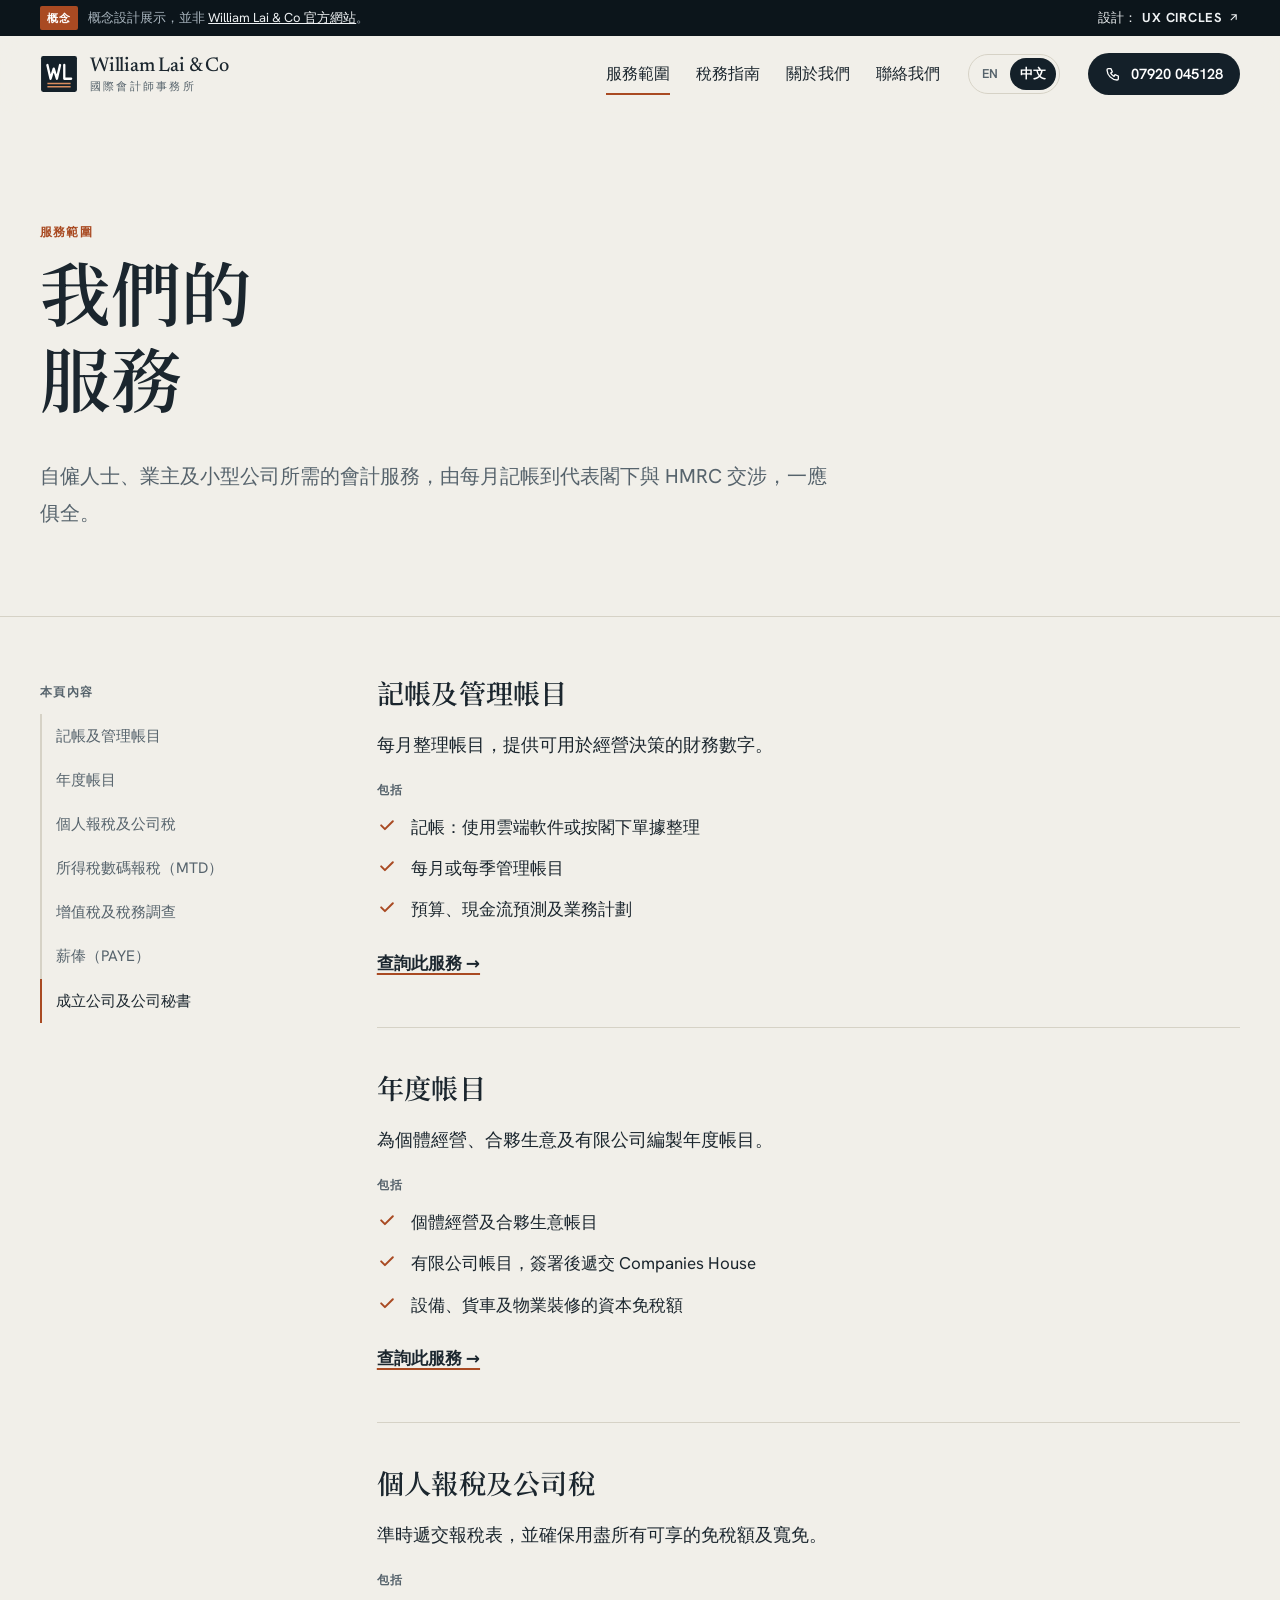
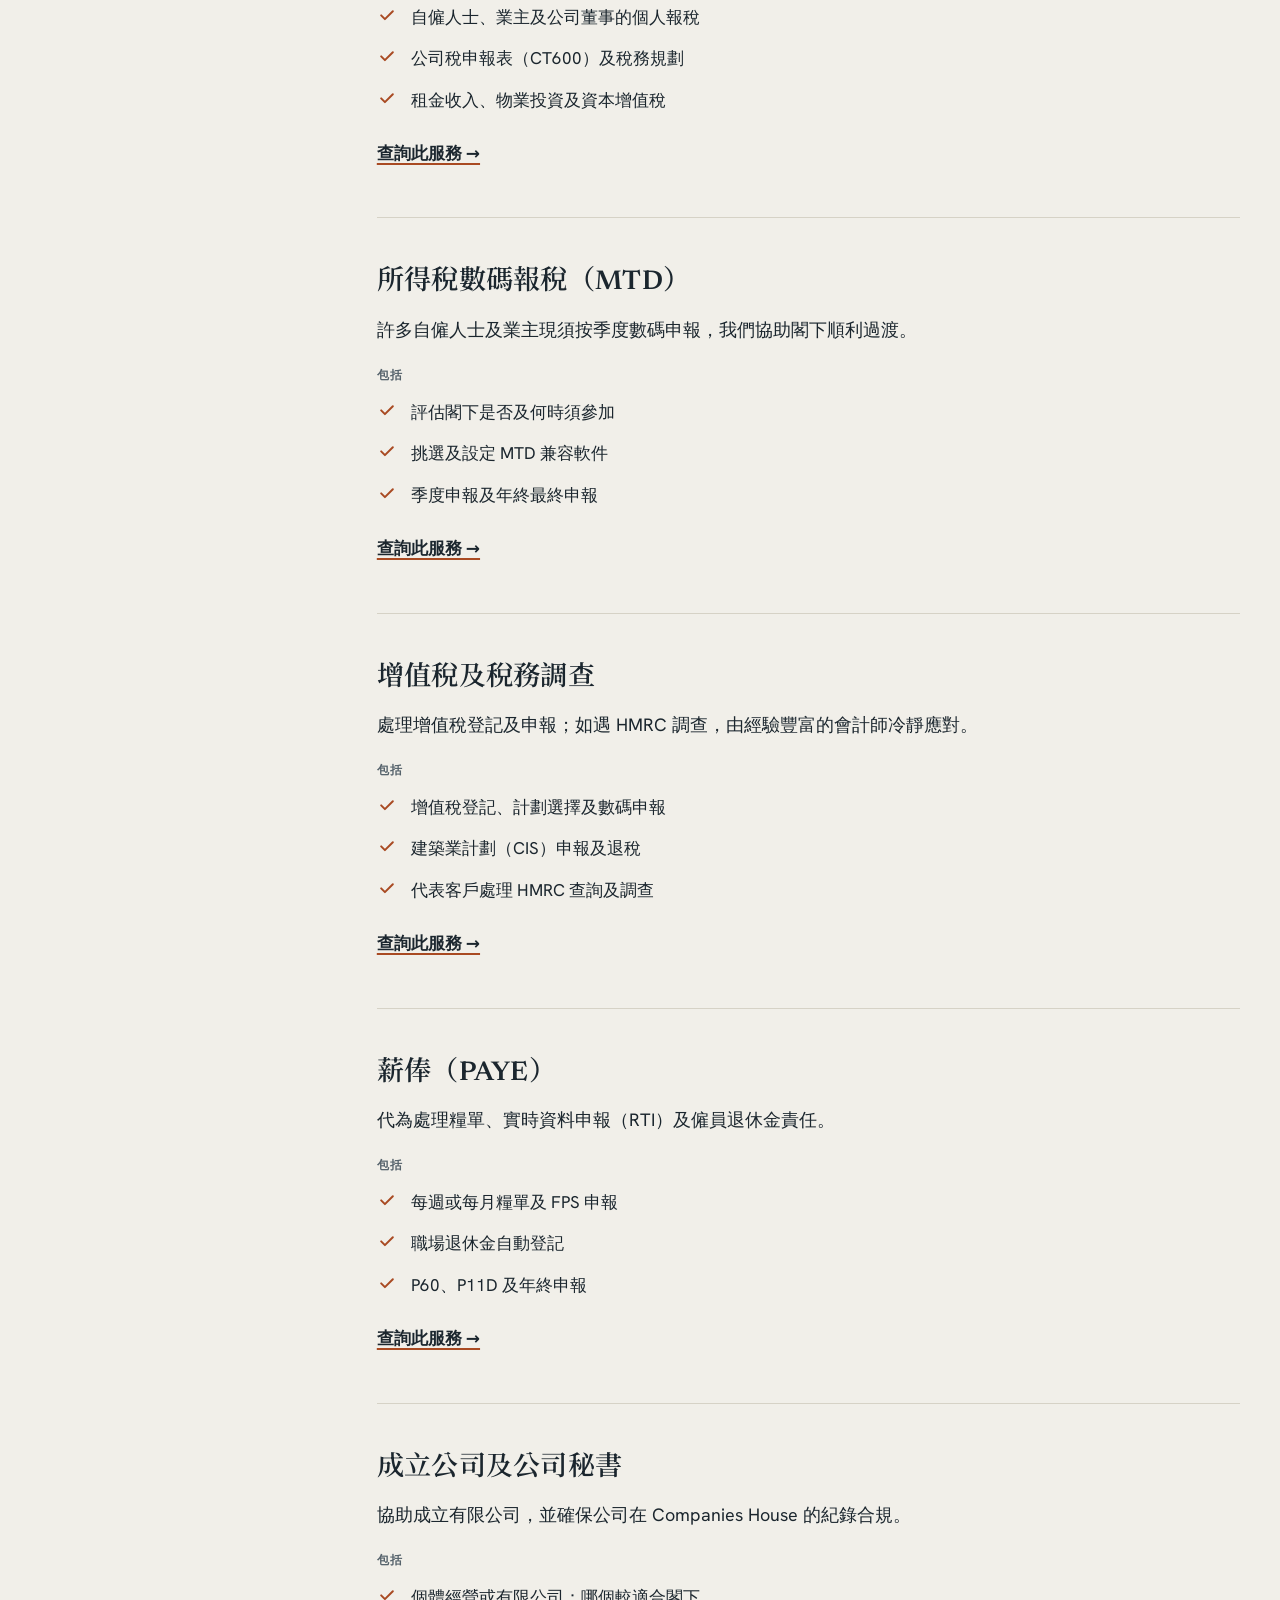
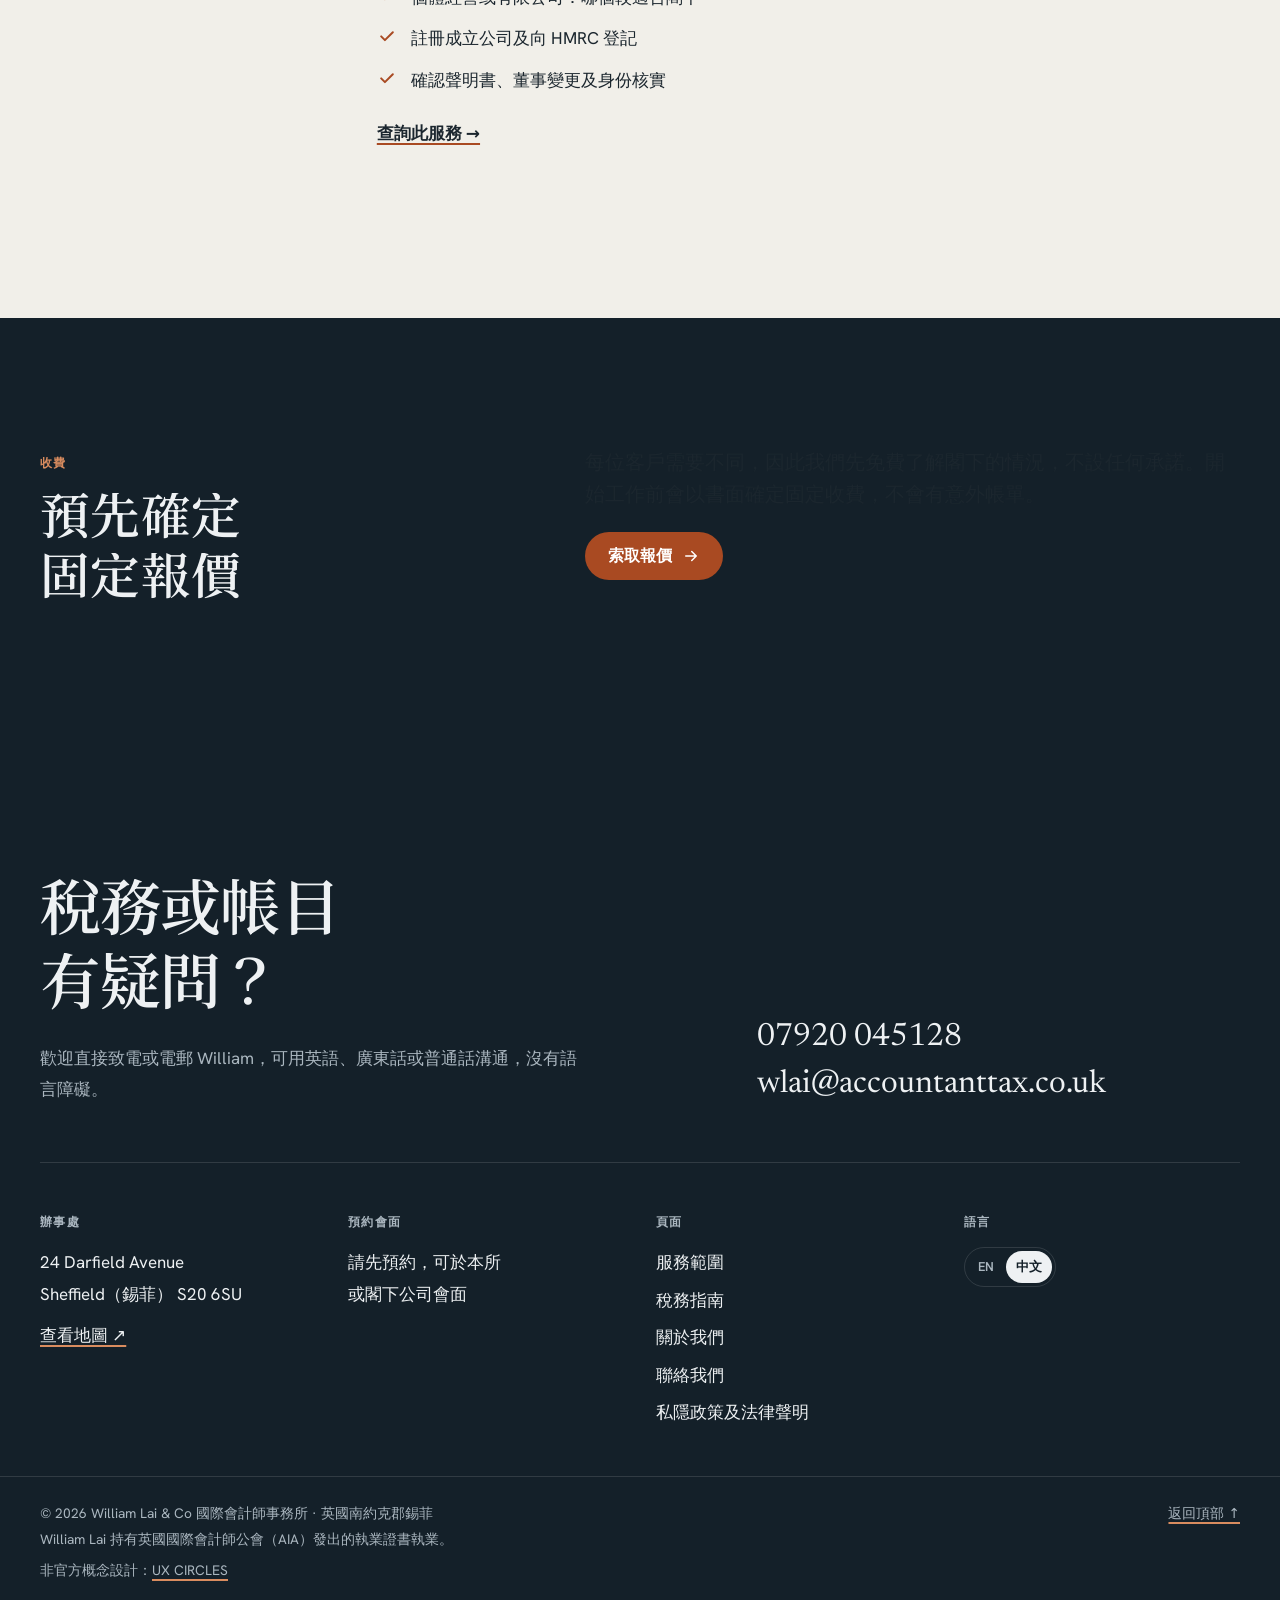
<file: zh/services.html>
<!doctype html>
<html lang="zh-Hant">
<head>
<meta charset="utf-8">
<meta name="viewport" content="width=device-width, initial-scale=1">
<meta name="robots" content="noindex, nofollow">
<title>服務範圍 | William Lai &amp; Co 錫菲會計師</title>
<meta name="description" content="錫菲會計服務：記帳、年度帳目、個人報稅、公司稅、數碼報稅、增值稅、CIS、薪俸及成立公司。">
<link rel="canonical" href="https://accountanttax.co.uk/zh/services.html">
<link rel="alternate" hreflang="en-GB" href="https://accountanttax.co.uk/services.html">
<link rel="alternate" hreflang="zh-Hant" href="https://accountanttax.co.uk/zh/services.html">
<link rel="alternate" hreflang="x-default" href="https://accountanttax.co.uk/services.html">
<meta property="og:title" content="服務範圍 | William Lai &amp; Co 錫菲會計師">
<meta property="og:description" content="錫菲會計服務：記帳、年度帳目、個人報稅、公司稅、數碼報稅、增值稅、CIS、薪俸及成立公司。">
<meta property="og:type" content="website">
<meta property="og:locale" content="zh_HK">
<meta name="theme-color" content="#f1efe9">
<link rel="icon" href="../assets/img/favicon.svg" type="image/svg+xml">
<link rel="icon" href="../assets/img/favicon.png" type="image/png" sizes="64x64">
<link rel="apple-touch-icon" href="../assets/img/apple-touch-icon.png">
<link rel="preload" href="../assets/fonts/newsreader.woff2" as="font" type="font/woff2" crossorigin>
<link rel="preload" href="../assets/fonts/noto-serif-tc-600.woff2" as="font" type="font/woff2" crossorigin>
<link rel="stylesheet" href="../assets/css/style.css?v=f42f1013">
<script>document.documentElement.classList.add("js")</script>
<script type="application/ld+json">{"@context": "https://schema.org", "@type": "AccountingService", "name": "William Lai & Co International Accountants", "url": "https://accountanttax.co.uk/", "telephone": "+44 7920 045128", "email": "wlai@accountanttax.co.uk", "foundingDate": "2007", "founder": {"@type": "Person", "name": "William Lai", "memberOf": [{"@type": "Organization", "name": "Association of International Accountants"}, {"@type": "Organization", "name": "Hong Kong Institute of Certified Public Accountants"}]}, "address": {"@type": "PostalAddress", "streetAddress": "24 Darfield Avenue", "addressLocality": "Sheffield", "postalCode": "S20 6SU", "addressCountry": "GB"}, "areaServed": ["Sheffield", "South Yorkshire", "United Kingdom"], "knowsLanguage": ["en", "yue", "cmn"]}</script>
</head>
<body class="services">
<a class="skip" href="#main">跳至正文</a>
<div class="concept-bar" role="note">
  <div class="wrap concept-inner">
    <p><span class="concept-tag">概念</span><span class="concept-long">概念設計展示，並非 <a href="https://accountanttax.co.uk/" target="_blank" rel="noopener">William Lai &amp; Co 官方網站</a>。</span></p>
    <a href="https://ux-circles.com/professionals" target="_blank" rel="noopener"><span class="concept-by">設計：</span><strong>UX CIRCLES</strong> <svg viewBox="0 0 24 24" aria-hidden="true"><path d="M7 17 17 7M8 7h9v9"/></svg></a>
  </div>
</div>
<header class="site-header" data-header>
  <div class="wrap header-inner">
    <a class="brand" href="./" aria-label="William Lai &amp; Co — 主頁">
      <svg class="mark" viewBox="0 0 36 36" aria-hidden="true">
  <rect class="mark-box" x="1" y="1" width="34" height="34" rx="2"/>
  <path class="mark-wl" d="M7 9.5l3 13 3-9.5 3 9.5 3-13M23 9.5v13h6.5"/>
  <path class="mark-rule" d="M7 27h22M7 30h22"/>
</svg>
      <span class="brand-text"><span class="brand-name">William Lai &amp; Co</span><span class="brand-sub">國際會計師事務所</span></span>
    </a>
    <nav class="main-nav" aria-label="Main"><a href="services.html" aria-current="page">服務範圍</a><a href="guides.html">稅務指南</a><a href="about.html">關於我們</a><a href="contact.html">聯絡我們</a></nav>
    <div class="lang" role="group" aria-label="Language / 語言"><a href="../services.html" lang="en-GB" hreflang="en-GB">EN</a><a href="../zh/services.html" lang="zh-Hant" hreflang="zh-Hant" aria-current="true">中文</a></div>
    <a class="btn btn-ink header-cta" href="tel:+447920045128"><svg viewBox="0 0 24 24" aria-hidden="true"><path d="M5 4h4l2 5-2.5 1.5a11 11 0 0 0 5 5L15 13l5 2v4a2 2 0 0 1-2 2A16 16 0 0 1 3 6a2 2 0 0 1 2-2"/></svg><span>07920 045128</span></a>
    <button class="menu-btn" aria-expanded="false" aria-controls="menu"><span class="menu-lines"><span></span><span></span></span><span class="sr">選單</span></button>
  </div>
</header>
<div class="menu" id="menu" hidden>
  <div class="wrap menu-inner">
    <ul class="menu-links"><li><a href="services.html" aria-current="page">服務範圍</a></li><li><a href="guides.html">稅務指南</a></li><li><a href="about.html">關於我們</a></li><li><a href="contact.html">聯絡我們</a></li></ul>
    <div class="menu-foot">
      <a href="tel:+447920045128">07920 045128</a>
      <a href="mailto:wlai@accountanttax.co.uk">wlai@accountanttax.co.uk</a>
      <div class="lang" role="group" aria-label="Language / 語言"><a href="../services.html" lang="en-GB" hreflang="en-GB">EN</a><a href="../zh/services.html" lang="zh-Hant" hreflang="zh-Hant" aria-current="true">中文</a></div>
    </div>
  </div>
</div>
<main id="main">
<section class="page-hero">
  <div class="wrap">
    <p class="label reveal-up">服務範圍</p>
    <h1 class="page-title split"><span class="line"><span>我們的</span></span><span class="line"><span>服務</span></span></h1>
    <p class="page-lead reveal-up">自僱人士、業主及小型公司所需的會計服務，由每月記帳到代表閣下與 HMRC 交涉，一應俱全。</p>
  </div>
</section>
<div class="wrap svc-layout">
  <nav class="toc" aria-label="本頁內容"><p class="mini">本頁內容</p><ul><li><a href="#bookkeeping">記帳及管理帳目</a></li><li><a href="#accounts">年度帳目</a></li><li><a href="#tax">個人報稅及公司稅</a></li><li><a href="#mtd">所得稅數碼報稅（MTD）</a></li><li><a href="#vat">增值稅及稅務調查</a></li><li><a href="#payroll">薪俸（PAYE）</a></li><li><a href="#company">成立公司及公司秘書</a></li></ul></nav>
  <div class="svc-body">
      <section class="svc-section reveal-up" id="bookkeeping">
        <h2 class="h3">記帳及管理帳目</h2>
        <p class="svc-sum">每月整理帳目，提供可用於經營決策的財務數字。</p>
        <h3 class="mini">包括</h3>
        <ul class="ticks"><li><svg viewBox="0 0 24 24" aria-hidden="true"><path d="m5 12.5 4.5 4.5L19 7.5"/></svg><span>記帳：使用雲端軟件或按閣下單據整理</span></li><li><svg viewBox="0 0 24 24" aria-hidden="true"><path d="m5 12.5 4.5 4.5L19 7.5"/></svg><span>每月或每季管理帳目</span></li><li><svg viewBox="0 0 24 24" aria-hidden="true"><path d="m5 12.5 4.5 4.5L19 7.5"/></svg><span>預算、現金流預測及業務計劃</span></li></ul>
        <a class="u ask" href="contact.html?service=bookkeeping">查詢此服務 →</a>
      </section>
      <section class="svc-section reveal-up" id="accounts">
        <h2 class="h3">年度帳目</h2>
        <p class="svc-sum">為個體經營、合夥生意及有限公司編製年度帳目。</p>
        <h3 class="mini">包括</h3>
        <ul class="ticks"><li><svg viewBox="0 0 24 24" aria-hidden="true"><path d="m5 12.5 4.5 4.5L19 7.5"/></svg><span>個體經營及合夥生意帳目</span></li><li><svg viewBox="0 0 24 24" aria-hidden="true"><path d="m5 12.5 4.5 4.5L19 7.5"/></svg><span>有限公司帳目，簽署後遞交 Companies House</span></li><li><svg viewBox="0 0 24 24" aria-hidden="true"><path d="m5 12.5 4.5 4.5L19 7.5"/></svg><span>設備、貨車及物業裝修的資本免稅額</span></li></ul>
        <a class="u ask" href="contact.html?service=accounts">查詢此服務 →</a>
      </section>
      <section class="svc-section reveal-up" id="tax">
        <h2 class="h3">個人報稅及公司稅</h2>
        <p class="svc-sum">準時遞交報稅表，並確保用盡所有可享的免稅額及寬免。</p>
        <h3 class="mini">包括</h3>
        <ul class="ticks"><li><svg viewBox="0 0 24 24" aria-hidden="true"><path d="m5 12.5 4.5 4.5L19 7.5"/></svg><span>自僱人士、業主及公司董事的個人報稅</span></li><li><svg viewBox="0 0 24 24" aria-hidden="true"><path d="m5 12.5 4.5 4.5L19 7.5"/></svg><span>公司稅申報表（CT600）及稅務規劃</span></li><li><svg viewBox="0 0 24 24" aria-hidden="true"><path d="m5 12.5 4.5 4.5L19 7.5"/></svg><span>租金收入、物業投資及資本增值稅</span></li></ul>
        <a class="u ask" href="contact.html?service=tax">查詢此服務 →</a>
      </section>
      <section class="svc-section reveal-up" id="mtd">
        <h2 class="h3">所得稅數碼報稅（MTD）</h2>
        <p class="svc-sum">許多自僱人士及業主現須按季度數碼申報，我們協助閣下順利過渡。</p>
        <h3 class="mini">包括</h3>
        <ul class="ticks"><li><svg viewBox="0 0 24 24" aria-hidden="true"><path d="m5 12.5 4.5 4.5L19 7.5"/></svg><span>評估閣下是否及何時須參加</span></li><li><svg viewBox="0 0 24 24" aria-hidden="true"><path d="m5 12.5 4.5 4.5L19 7.5"/></svg><span>挑選及設定 MTD 兼容軟件</span></li><li><svg viewBox="0 0 24 24" aria-hidden="true"><path d="m5 12.5 4.5 4.5L19 7.5"/></svg><span>季度申報及年終最終申報</span></li></ul>
        <a class="u ask" href="contact.html?service=mtd">查詢此服務 →</a>
      </section>
      <section class="svc-section reveal-up" id="vat">
        <h2 class="h3">增值稅及稅務調查</h2>
        <p class="svc-sum">處理增值稅登記及申報；如遇 HMRC 調查，由經驗豐富的會計師冷靜應對。</p>
        <h3 class="mini">包括</h3>
        <ul class="ticks"><li><svg viewBox="0 0 24 24" aria-hidden="true"><path d="m5 12.5 4.5 4.5L19 7.5"/></svg><span>增值稅登記、計劃選擇及數碼申報</span></li><li><svg viewBox="0 0 24 24" aria-hidden="true"><path d="m5 12.5 4.5 4.5L19 7.5"/></svg><span>建築業計劃（CIS）申報及退稅</span></li><li><svg viewBox="0 0 24 24" aria-hidden="true"><path d="m5 12.5 4.5 4.5L19 7.5"/></svg><span>代表客戶處理 HMRC 查詢及調查</span></li></ul>
        <a class="u ask" href="contact.html?service=vat">查詢此服務 →</a>
      </section>
      <section class="svc-section reveal-up" id="payroll">
        <h2 class="h3">薪俸（PAYE）</h2>
        <p class="svc-sum">代為處理糧單、實時資料申報（RTI）及僱員退休金責任。</p>
        <h3 class="mini">包括</h3>
        <ul class="ticks"><li><svg viewBox="0 0 24 24" aria-hidden="true"><path d="m5 12.5 4.5 4.5L19 7.5"/></svg><span>每週或每月糧單及 FPS 申報</span></li><li><svg viewBox="0 0 24 24" aria-hidden="true"><path d="m5 12.5 4.5 4.5L19 7.5"/></svg><span>職場退休金自動登記</span></li><li><svg viewBox="0 0 24 24" aria-hidden="true"><path d="m5 12.5 4.5 4.5L19 7.5"/></svg><span>P60、P11D 及年終申報</span></li></ul>
        <a class="u ask" href="contact.html?service=payroll">查詢此服務 →</a>
      </section>
      <section class="svc-section reveal-up" id="company">
        <h2 class="h3">成立公司及公司秘書</h2>
        <p class="svc-sum">協助成立有限公司，並確保公司在 Companies House 的紀錄合規。</p>
        <h3 class="mini">包括</h3>
        <ul class="ticks"><li><svg viewBox="0 0 24 24" aria-hidden="true"><path d="m5 12.5 4.5 4.5L19 7.5"/></svg><span>個體經營或有限公司：哪個較適合閣下</span></li><li><svg viewBox="0 0 24 24" aria-hidden="true"><path d="m5 12.5 4.5 4.5L19 7.5"/></svg><span>註冊成立公司及向 HMRC 登記</span></li><li><svg viewBox="0 0 24 24" aria-hidden="true"><path d="m5 12.5 4.5 4.5L19 7.5"/></svg><span>確認聲明書、董事變更及身份核實</span></li></ul>
        <a class="u ask" href="contact.html?service=company">查詢此服務 →</a>
      </section>
  </div>
</div>
<section class="section section-ink" aria-labelledby="fee-h">
  <div class="wrap split-grid">
    <div><p class="label reveal-up">收費</p>
    <h2 class="h2 split" id="fee-h"><span class="line"><span>預先確定</span></span><span class="line"><span>固定報價</span></span></h2></div>
    <div><p class="lead reveal-up">每位客戶需要不同，因此我們先免費了解閣下的情況，不設任何承諾。開始工作前會以書面確定固定收費，不會有意外帳單。</p>
    <p class="reveal-up"><a class="btn btn-accent" href="contact.html"><span>索取報價</span><svg viewBox="0 0 24 24" aria-hidden="true"><path d="M5 12h14M13 6l6 6-6 6"/></svg></a></p></div>
  </div>
</section>
</main>
<footer class="site-footer">
  <div class="wrap">
    <div class="footer-top">
      <div>
        <h2 class="footer-q split"><span class="line"><span>稅務或帳目</span></span><span class="line"><span>有疑問？</span></span></h2>
        <p class="footer-lead">歡迎直接致電或電郵 William，可用英語、廣東話或普通話溝通，沒有語言障礙。</p>
      </div>
      <div class="footer-contact">
        <a class="big-link" href="tel:+447920045128">07920 045128</a>
        <a class="big-link" href="mailto:wlai@accountanttax.co.uk">wlai@accountanttax.co.uk</a>
      </div>
    </div>
    <div class="footer-grid">
      <div><h3 class="f-h">辦事處</h3><p>24 Darfield Avenue<br>Sheffield（錫菲） S20 6SU</p><p><a class="u" href="https://www.google.com/maps/search/?api=1&query=24+Darfield+Avenue+Sheffield+S20+6SU" rel="noopener" target="_blank">查看地圖 ↗</a></p></div>
      <div><h3 class="f-h">預約會面</h3><p>請先預約，可於本所<br>或閣下公司會面</p></div>
      <div><h3 class="f-h">頁面</h3><ul class="f-links"><li><a href="services.html">服務範圍</a></li><li><a href="guides.html">稅務指南</a></li><li><a href="about.html">關於我們</a></li><li><a href="contact.html">聯絡我們</a></li><li><a href="legal.html">私隱政策及法律聲明</a></li></ul></div>
      <div><h3 class="f-h">語言</h3><div class="lang" role="group" aria-label="Language / 語言"><a href="../services.html" lang="en-GB" hreflang="en-GB">EN</a><a href="../zh/services.html" lang="zh-Hant" hreflang="zh-Hant" aria-current="true">中文</a></div></div>
    </div>
  </div>
  <div class="wrap footer-base">
    <span>© <span data-year>2026</span> William Lai &amp; Co 國際會計師事務所 · 英國南約克郡錫菲<br>William Lai 持有英國國際會計師公會（AIA）發出的執業證書執業。<br><span class="concept-note">非官方概念設計：<a class="u" href="https://ux-circles.com/professionals" target="_blank" rel="noopener">UX CIRCLES</a></span></span>
    <a href="#main" class="u">返回頂部 ↑</a>
  </div>
</footer>
<nav class="action-bar" aria-label="Quick contact">
  <a href="tel:+447920045128"><svg viewBox="0 0 24 24" aria-hidden="true"><path d="M5 4h4l2 5-2.5 1.5a11 11 0 0 0 5 5L15 13l5 2v4a2 2 0 0 1-2 2A16 16 0 0 1 3 6a2 2 0 0 1 2-2"/></svg><span>致電</span></a>
  <a href="mailto:wlai@accountanttax.co.uk"><svg viewBox="0 0 24 24" aria-hidden="true"><rect x="3" y="5" width="18" height="14" rx="2"/><path d="m3 7 9 6 9-6"/></svg><span>電郵</span></a>
  <a href="https://www.google.com/maps/search/?api=1&query=24+Darfield+Avenue+Sheffield+S20+6SU" target="_blank" rel="noopener"><svg viewBox="0 0 24 24" aria-hidden="true"><path d="M12 21s-7-6.2-7-12a7 7 0 0 1 14 0c0 5.8-7 12-7 12z"/><circle cx="12" cy="9" r="2.5"/></svg><span>地圖</span></a>
</nav>
<script>window.WLAI = {"today": "今天", "tomorrow": "明天", "inDays": "還有 {n} 天", "days": "天", "day": "天", "until": "距離 {date}", "dl": {"jan": "{ty} 稅務年度網上個人報稅及結算繳稅截止", "jul": "{ty} 稅務年度第二期預繳稅款", "oct5": "如於 {ty} 稅務年度開始自僱或出租物業，須登記個人報稅", "oct31": "{ty} 稅務年度紙本個人報稅表截止", "mtd": "數碼報稅（MTD）季度申報：截至 {end} 的季度（如適用）"}, "tax": {"tax": "入息稅", "ni": "國民保險供款", "total": "稅款及國民保險合計", "take": "扣除後實得", "eff": "整體稅率", "pa": "已使用個人免稅額", "c1": "第一類（受僱）", "c4": "第四類（自僱）"}, "mtd": {"in26": "<strong>閣下由 2026 年 4 月 6 日起已須參加。</strong>由於 2024/25 年度合資格收入超過 £50,000，閣下現時應已使用數碼記帳並遞交季度申報。下一次申報截止日為 {next}。", "in27": "<strong>閣下須於 2027 年 4 月 6 日起參加</strong>（如 2025/26 年度合資格收入亦超過 £30,000），請於此之前開始使用 MTD 兼容軟件。", "in28": "<strong>閣下須於 2028 年 4 月 6 日起參加</strong>（如 2026/27 年度合資格收入亦超過 £20,000）。", "out": "<strong>暫時毋須參加。</strong>£20,000 或以下低於目前公佈的所有門檻，但閣下仍可自願登記。"}, "mailSubject": "網站查詢", "mailName": "姓名", "mailPhone": "電話", "mailLang": "希望使用的語言", "mailService": "查詢服務"};</script>
<script src="../assets/js/main.js?v=4d3c659e" defer></script>
</body>
</html>
</file>
<file: assets/css/style.css>
/* William Lai & Co: steel slate, warm paper and a forged-copper accent */
@font-face { font-family: "Newsreader"; src: url("../fonts/newsreader.woff2") format("woff2"); font-weight: 400 600; font-style: normal; font-display: swap; }
@font-face { font-family: "Newsreader"; src: url("../fonts/newsreader-italic.woff2") format("woff2"); font-weight: 400 600; font-style: italic; font-display: swap; }
@font-face { font-family: "Hanken Grotesk"; src: url("../fonts/hanken-grotesk.woff2") format("woff2"); font-weight: 400 700; font-style: normal; font-display: swap; }
@font-face { font-family: "Noto Serif TC"; src: url("../fonts/noto-serif-tc-600.woff2") format("woff2"); font-weight: 600; font-style: normal; font-display: swap; }

:root {
  --paper: #f1efe9;
  --paper-2: #e8e5dc;
  --card: #fbfaf6;
  --ink: #142029;
  --ink-2: #1d2b36;
  --text: #1b262e;
  --muted: #56636c;
  --line: #d6d2c6;
  --line-ink: rgb(255 255 255 / .12);
  --copper: #a94a22;
  --copper-2: #d98c5f;
  --copper-soft: #f2dfd2;
  --steel: #7a8c99;
  --on-ink: #eef1f3;
  --on-ink-2: #aab6bf;
  --display: "Newsreader", Georgia, "Times New Roman", serif;
  --sans: "Hanken Grotesk", system-ui, -apple-system, "Segoe UI", Roboto, sans-serif;
  --wrap: 1200px;
  --gut: clamp(16px, 4vw, 40px);
  --r: 6px;
  --ease: cubic-bezier(.2, .7, .1, 1);
}
:lang(zh) { --display: "Newsreader", "Noto Serif TC", "Songti TC", "PMingLiU", serif; --sans: "Hanken Grotesk", "PingFang TC", "Microsoft JhengHei", "Noto Sans TC", system-ui, sans-serif; }

*, *::before, *::after { box-sizing: border-box; }
html { -webkit-text-size-adjust: 100%; scroll-padding-top: 110px; }
body { margin: 0; background: var(--paper); color: var(--text); font: 400 1.0625rem/1.65 var(--sans); -webkit-font-smoothing: antialiased; overflow-x: clip; }
:lang(zh) body { line-height: 1.85; }
img, svg { display: block; max-width: 100%; }
a { color: inherit; }
h1, h2, h3 { margin: 0; font-weight: 500; }
p { margin: 0 0 1em; }
ul, ol { margin: 0; padding: 0; list-style: none; }
button, input, select, textarea { font: inherit; color: inherit; }
:focus-visible { outline: 2px solid var(--copper); outline-offset: 3px; border-radius: 2px; }
.sr { position: absolute; width: 1px; height: 1px; overflow: hidden; clip: rect(0 0 0 0); white-space: nowrap; }
.skip { position: absolute; left: 12px; top: -60px; z-index: 100; background: var(--ink); color: #fff; padding: 10px 14px; border-radius: var(--r); }
.skip:focus { top: 12px; }
.wrap { width: 100%; max-width: calc(var(--wrap) + var(--gut) * 2); margin: 0 auto; padding: 0 var(--gut); }

/* ---------------------------------------------------------------- type */
.display { font: 400 clamp(2.5rem, 5.6vw, 4.6rem)/1.02 var(--display); letter-spacing: -.02em; font-variation-settings: "opsz" 72; }
.display em, .page-title em { font-style: italic; color: var(--copper); }
.page-title { font: 400 clamp(2.4rem, 5.6vw, 4.4rem)/1.04 var(--display); letter-spacing: -.02em; font-variation-settings: "opsz" 72; }
.h2 { font: 400 clamp(2rem, 4vw, 3.1rem)/1.08 var(--display); letter-spacing: -.015em; margin-bottom: .5em; font-variation-settings: "opsz" 60; }
.h3 { font: 500 clamp(1.35rem, 2.2vw, 1.7rem)/1.2 var(--display); margin-bottom: .5em; }
:lang(zh) .display, :lang(zh) .page-title, :lang(zh) .h2, :lang(zh) .h3 { font-weight: 600; letter-spacing: .01em; line-height: 1.22; }
.label { display: inline-flex; align-items: center; gap: 10px; font-size: .78rem; font-weight: 600; letter-spacing: .14em; text-transform: uppercase; color: var(--copper); margin-bottom: 18px; }
:lang(zh) .label { letter-spacing: .1em; }
.lead { font-size: clamp(1.1rem, 1.6vw, 1.28rem); line-height: 1.6; color: var(--text); max-width: 38em; }
.muted { color: var(--muted); }
.mini { font-size: .76rem; font-weight: 600; letter-spacing: .12em; text-transform: uppercase; color: var(--muted); margin: 0 0 10px; }
.fine { font-size: .86rem; color: var(--muted); margin-top: 14px; }
.u { text-decoration: underline; text-decoration-color: var(--copper); text-underline-offset: 4px; text-decoration-thickness: 1.5px; }
.u:hover { color: var(--copper); }

/* reveal: headline lines slide up; blocks fade up */
.split .line { display: block; overflow: hidden; padding-bottom: .06em; margin-bottom: -.06em; }
.split .line > span { display: inline-block; }
.js .split .line > span { transform: translateY(105%); transition: transform .9s var(--ease); }
.js .split.is-in .line > span { transform: none; }
.js .split .line:nth-child(2) > span { transition-delay: .08s; }
.js .split .line:nth-child(3) > span { transition-delay: .16s; }
.js .reveal-up { opacity: 0; transform: translateY(18px); transition: opacity .8s var(--ease), transform .8s var(--ease); }
.js .reveal-up.is-in { opacity: 1; transform: none; }
@media (prefers-reduced-motion: reduce) {
  .js .split .line > span, .js .reveal-up { transform: none !important; opacity: 1 !important; transition: none !important; }
  * { scroll-behavior: auto !important; }
}

/* ---------------------------------------------------------------- buttons */
.btn { display: inline-flex; align-items: center; gap: 10px; min-height: 48px; padding: 0 22px; border-radius: 999px; font-weight: 600; font-size: .98rem; text-decoration: none; border: 1.5px solid transparent; cursor: pointer; transition: background .25s, color .25s, border-color .25s, transform .25s var(--ease); }
.btn svg { width: 18px; height: 18px; fill: none; stroke: currentColor; stroke-width: 2; stroke-linecap: round; stroke-linejoin: round; transition: transform .3s var(--ease); }
.btn:hover svg { transform: translateX(4px); }
.btn-accent { background: var(--copper); color: #fff; }
.btn-accent:hover { background: #8e3b19; }
.btn-ink { background: var(--ink); color: #fff; }
.btn-ink:hover { background: var(--copper); }
.btn-line { border-color: var(--ink); }
.btn-line:hover { background: var(--ink); color: #fff; }
.btn-on-ink { border-color: var(--line-ink); color: var(--on-ink); }
.btn-on-ink:hover { background: var(--on-ink); color: var(--ink); }

/* ---------------------------------------------------------------- concept bar */
.concept-bar { background: #0c151b; color: var(--on-ink-2); font-size: 13px; position: relative; z-index: 31; }
.concept-inner { display: flex; justify-content: space-between; align-items: center; gap: 16px; min-height: 36px; }
.concept-inner p { margin: 0; display: flex; gap: 10px; align-items: center; min-width: 0; }
.concept-long { overflow: hidden; text-overflow: ellipsis; white-space: nowrap; }
.concept-tag { flex-shrink: 0; background: var(--copper); color: #fff; font-weight: 600; font-size: 11px; letter-spacing: .1em; text-transform: uppercase; padding: 2px 7px; border-radius: 2px; }
.concept-bar a { color: var(--on-ink); }
.concept-inner > a { display: inline-flex; align-items: center; gap: 5px; text-decoration: none; white-space: nowrap; }
.concept-inner > a strong { letter-spacing: .06em; }
.concept-inner > a svg { width: 13px; height: 13px; fill: none; stroke: currentColor; stroke-width: 2; }
.concept-inner > a:hover { color: var(--copper-2); }

/* ---------------------------------------------------------------- header */
.site-header { position: sticky; top: 0; z-index: 30; background: rgb(241 239 233 / .92); backdrop-filter: blur(12px) saturate(1.2); -webkit-backdrop-filter: blur(12px) saturate(1.2); border-bottom: 1px solid transparent; transition: transform .4s var(--ease), border-color .3s; }
.site-header.is-scrolled { border-bottom-color: var(--line); }
.site-header.is-hidden { transform: translateY(-100%); }
.header-inner { display: flex; align-items: center; gap: 28px; height: 76px; }
.brand { display: flex; align-items: center; gap: 12px; text-decoration: none; margin-right: auto; }
.mark { width: 38px; height: 38px; flex-shrink: 0; }
.mark-box { fill: var(--ink); }
.mark-wl { fill: none; stroke: #fff; stroke-width: 2.2; stroke-linecap: round; stroke-linejoin: round; }
.mark-rule { fill: none; stroke: var(--copper-2); stroke-width: 1.4; }
.brand-text { display: flex; flex-direction: column; line-height: 1.1; }
.brand-name { font: 500 1.25rem/1.1 var(--display); letter-spacing: -.01em; }
.brand-sub { font-size: .7rem; letter-spacing: .14em; text-transform: uppercase; color: var(--muted); margin-top: 3px; }
:lang(zh) .brand-sub { letter-spacing: .2em; }
.main-nav { display: flex; gap: 26px; }
.main-nav a { text-decoration: none; font-weight: 500; font-size: .98rem; position: relative; padding: 6px 0; }
.main-nav a::after { content: ""; position: absolute; left: 0; right: 0; bottom: 0; height: 2px; background: var(--copper); transform: scaleX(0); transform-origin: left; transition: transform .35s var(--ease); }
.main-nav a:hover::after, .main-nav a[aria-current="page"]::after { transform: scaleX(1); }
.lang { display: inline-flex; border: 1px solid var(--line); border-radius: 999px; padding: 3px; gap: 2px; }
.lang a { text-decoration: none; font-size: .8rem; font-weight: 600; padding: 4px 10px; border-radius: 999px; color: var(--muted); }
.lang a[aria-current="true"] { background: var(--ink); color: #fff; }
.lang a:not([aria-current]):hover { color: var(--text); }
.header-cta { min-height: 42px; padding: 0 16px; font-size: .92rem; }
.header-cta svg { width: 16px; height: 16px; }
.menu-btn { display: none; width: 46px; height: 46px; border: 1px solid var(--line); background: var(--card); border-radius: 999px; cursor: pointer; align-items: center; justify-content: center; }
.menu-lines { display: grid; gap: 6px; width: 18px; }
.menu-lines span { height: 2px; background: var(--ink); transition: transform .35s var(--ease); }
.menu-open .menu-lines span:first-child { transform: translateY(4px) rotate(45deg); }
.menu-open .menu-lines span:last-child { transform: translateY(-4px) rotate(-45deg); }
.menu { position: fixed; inset: 0; z-index: 29; background: var(--ink); color: var(--on-ink); padding-top: 140px; opacity: 0; transition: opacity .35s var(--ease); overflow-y: auto; }
.menu.is-open { opacity: 1; }
.menu-links a { display: block; text-decoration: none; font: 400 clamp(2.2rem, 9vw, 3rem)/1.25 var(--display); padding: 6px 0; border-bottom: 1px solid var(--line-ink); }
.menu-links a[aria-current="page"] { color: var(--copper-2); }
.menu-foot { display: grid; gap: 10px; margin: 32px 0 120px; }
.menu-foot a { color: var(--on-ink-2); }
.menu-foot .lang { border-color: var(--line-ink); width: max-content; }
.menu-foot .lang a[aria-current="true"] { background: var(--on-ink); color: var(--ink); }
.menu-open .site-header { background: var(--ink); color: var(--on-ink); }
.menu-open .brand-sub { color: var(--on-ink-2); }
.menu-open .mark-box { fill: var(--copper); }
.menu-open .menu-btn { background: transparent; border-color: var(--line-ink); }
.menu-open .menu-lines span { background: #fff; }

/* ---------------------------------------------------------------- sections */
.section { padding: clamp(72px, 10vw, 128px) 0; }
.section-tight { padding-top: 24px; }
.section-ink { background: var(--ink); color: var(--on-ink); }
.section-ink .label { color: var(--copper-2); }
.section-ink .muted, .section-ink .fine { color: var(--on-ink-2); }
.section-tint { background: var(--paper-2); }
.split-grid { display: grid; grid-template-columns: minmax(0, 5fr) minmax(0, 7fr); gap: clamp(32px, 6vw, 96px); align-items: start; }
.sticky-col { position: sticky; top: 120px; }
.sec-head { display: flex; justify-content: space-between; align-items: end; gap: 24px; margin-bottom: 40px; flex-wrap: wrap; }

/* ---------------------------------------------------------------- hero */
.hero { padding: clamp(48px, 7vw, 96px) 0 clamp(64px, 8vw, 112px); position: relative; }
.hero-grid { position: relative; display: grid; grid-template-columns: minmax(0, 7fr) minmax(0, 4.4fr); gap: clamp(32px, 5vw, 72px); align-items: center; }
.hero .lead { margin: 28px 0 32px; }
.hero-ctas { display: flex; flex-wrap: wrap; gap: 12px; }

/* the ledger card */
.ledger { background: var(--card); border: 1px solid var(--line); border-radius: 10px; padding: 26px 26px 22px; box-shadow: 0 30px 60px -30px rgb(20 32 41 / .28), 0 2px 0 rgb(20 32 41 / .04); position: relative; }
.ledger-h { display: flex; justify-content: space-between; align-items: baseline; font-weight: 600; font-size: .78rem; letter-spacing: .12em; text-transform: uppercase; color: var(--muted); margin-bottom: 14px; }
.ledger-est { font: italic 500 1rem var(--display); letter-spacing: 0; text-transform: none; color: var(--copper); }
.ledger-rows { margin: 0; }
.ledger-rows > div { display: flex; justify-content: space-between; gap: 16px; padding: 11px 0; border-bottom: 1px solid var(--line); }
.ledger-rows dt { color: var(--muted); font-size: .95rem; }
.ledger-rows dd { margin: 0; font-weight: 600; font-variant-numeric: tabular-nums; text-align: right; }
.ledger-next dd { display: flex; flex-direction: column; align-items: flex-end; }
.ledger-next small { font-weight: 500; color: var(--copper); font-size: .82rem; }
.ledger-total { padding: 18px 0 4px; }
.ledger-total p:first-child { display: flex; align-items: baseline; gap: 12px; margin: 0; }
.ledger-num { font: 400 4.2rem/1 var(--display); color: var(--ink); font-variant-numeric: tabular-nums; padding-bottom: 6px; border-bottom: 4px double var(--ink); }
.ledger-total span:not(.ledger-num) { color: var(--muted); }
.ledger-langs { margin: 14px 0 0; font-size: .92rem; }
.ledger-badges { position: absolute; top: -14px; right: 20px; display: flex; gap: 6px; }
.ledger-badges span { background: var(--ink); color: #fff; font-size: .7rem; font-weight: 700; letter-spacing: .1em; padding: 5px 9px; border-radius: 3px; }
.ledger-badges span + span { background: var(--copper); }

/* ---------------------------------------------------------------- lists */
.who-list { display: grid; grid-template-columns: 1fr 1fr; gap: 0; border-top: 1px solid var(--line); }
.who-item { padding: 28px 24px 28px 0; border-bottom: 1px solid var(--line); }
.who-item:nth-child(odd) { border-right: 1px solid var(--line); }
.who-item:nth-child(even) { padding-left: 24px; }
.who-item h3 { font: 500 1.35rem/1.25 var(--display); margin-bottom: 8px; }
.who-item p { color: var(--muted); margin: 0; }

.svc-list { border-top: 1px solid var(--line-ink); }
.svc-row a { display: grid; grid-template-columns: minmax(0, 5fr) minmax(0, 6fr) 28px; gap: 24px; align-items: center; padding: 26px 0; border-bottom: 1px solid var(--line-ink); text-decoration: none; transition: padding .35s var(--ease), color .25s; }
.svc-t { font: 400 clamp(1.4rem, 2.4vw, 1.9rem)/1.2 var(--display); }
.svc-s { color: var(--on-ink-2); }
.svc-row svg { width: 24px; height: 24px; fill: none; stroke: currentColor; stroke-width: 1.8; transition: transform .35s var(--ease); }
.svc-row a:hover { padding-left: 12px; color: var(--copper-2); }
.svc-row a:hover svg { transform: translateX(6px); }

.why-list { display: grid; gap: 0; border-top: 1px solid var(--line); }
.why-item { display: grid; grid-template-columns: 28px 1fr; gap: 18px; padding: 26px 0; border-bottom: 1px solid var(--line); }
.why-item svg { width: 26px; height: 26px; fill: none; stroke: var(--copper); stroke-width: 2.2; stroke-linecap: round; stroke-linejoin: round; margin-top: 4px; }
.why-item h3 { font: 500 1.35rem/1.25 var(--display); margin-bottom: 6px; }
.why-item p { margin: 0; color: var(--muted); }

.tool-grid { display: grid; grid-template-columns: repeat(3, 1fr); gap: 18px; margin-top: 40px; }
.tool-card { position: relative; display: flex; flex-direction: column; background: var(--card); border: 1px solid var(--line); border-radius: 10px; padding: 28px; text-decoration: none; min-height: 250px; transition: transform .35s var(--ease), box-shadow .35s, border-color .3s; }
.tool-card:hover { transform: translateY(-4px); box-shadow: 0 24px 40px -24px rgb(20 32 41 / .35); border-color: var(--copper); }
.tool-n { font: italic 500 1.1rem var(--display); color: var(--copper); margin-bottom: auto; }
.tool-card h3 { font: 500 1.5rem/1.2 var(--display); margin: 32px 0 8px; }
.tool-card p { color: var(--muted); margin: 0 0 18px; }
.tool-card svg { width: 22px; height: 22px; fill: none; stroke: currentColor; stroke-width: 2; margin-top: auto; transition: transform .35s var(--ease); }
.tool-card:hover svg { transform: translateX(6px); color: var(--copper); }

/* numbered steps with a scroll-linked copper line */
.steps { position: relative; display: grid; gap: 0; --p: 0; }
.steps::before, .steps::after { content: ""; position: absolute; left: 21px; top: 22px; bottom: 22px; width: 2px; background: var(--line); }
.steps::after { background: var(--copper); transform-origin: top; transform: scaleY(var(--p)); }
.step { position: relative; z-index: 1; display: grid; grid-template-columns: 44px 1fr; gap: 22px; padding: 0 0 36px; }
.step:last-child { padding-bottom: 0; }
.step-n { width: 44px; height: 44px; border-radius: 50%; background: var(--paper); border: 2px solid var(--ink); display: grid; place-items: center; font: 500 1.15rem var(--display); }
.section-tint .step-n { background: var(--paper-2); }
.step h3 { font: 500 1.35rem/1.25 var(--display); margin: 8px 0 6px; }
.step p { margin: 0; color: var(--muted); }

/* ---------------------------------------------------------------- deadlines */
.deadlines { background: var(--paper-2); }
.dl-grid { display: grid; grid-template-columns: minmax(0, 5fr) minmax(0, 7fr); gap: clamp(32px, 6vw, 96px); align-items: start; }
.dl-card { background: var(--ink); color: var(--on-ink); border-radius: 10px; padding: clamp(24px, 4vw, 40px); }
.dl-big { font: 400 clamp(4rem, 9vw, 6.5rem)/1 var(--display); margin: 0; font-variant-numeric: tabular-nums; }
.dl-unit { font-size: .3em; color: var(--copper-2); font-style: italic; }
.dl-until { color: var(--on-ink-2); margin: 10px 0 4px; }
.dl-what { font-size: 1.15rem; margin: 0 0 28px; padding-bottom: 24px; border-bottom: 1px solid var(--line-ink); }
.dl-after { font-size: .76rem; font-weight: 600; letter-spacing: .12em; text-transform: uppercase; color: var(--on-ink-2); margin-bottom: 6px; }
.dl-list li { display: grid; grid-template-columns: 110px 1fr auto; gap: 16px; padding: 12px 0; border-bottom: 1px solid var(--line-ink); font-size: .94rem; }
.dl-list li:last-child { border-bottom: 0; }
.dl-d { font-weight: 600; font-variant-numeric: tabular-nums; }
.dl-l { color: var(--on-ink-2); }
.dl-in { color: var(--copper-2); white-space: nowrap; }

/* ---------------------------------------------------------------- page hero */
.page-hero { padding: clamp(56px, 8vw, 104px) 0 clamp(40px, 5vw, 64px); border-bottom: 1px solid var(--line); margin-bottom: clamp(40px, 5vw, 64px); }
.page-lead { font-size: clamp(1.1rem, 1.6vw, 1.25rem); max-width: 40em; margin-top: 24px; color: var(--muted); }

/* ---------------------------------------------------------------- services page */
.svc-layout { display: grid; grid-template-columns: 260px minmax(0, 1fr); gap: clamp(32px, 6vw, 96px); padding-bottom: clamp(72px, 10vw, 120px); }
.toc { position: sticky; top: 110px; align-self: start; }
.toc a { display: block; text-decoration: none; padding: 8px 0 8px 14px; border-left: 2px solid var(--line); color: var(--muted); font-size: .95rem; transition: color .25s, border-color .25s; }
.toc a:hover, .toc a.is-active { color: var(--text); border-left-color: var(--copper); }
.svc-section { padding: 0 0 48px; margin-bottom: 48px; border-bottom: 1px solid var(--line); }
.svc-section:last-child { border-bottom: 0; margin-bottom: 0; }
.svc-sum { font-size: 1.12rem; max-width: 36em; }
.ticks { display: grid; gap: 10px; margin-bottom: 22px; }
.ticks li { display: grid; grid-template-columns: 22px 1fr; gap: 12px; }
.ticks svg { width: 20px; height: 20px; margin-top: 3px; fill: none; stroke: var(--copper); stroke-width: 2.4; stroke-linecap: round; stroke-linejoin: round; }
.ask { font-weight: 600; }

/* ---------------------------------------------------------------- guides */
.jump { display: flex; flex-wrap: wrap; gap: 8px; margin-top: -24px; }
.jump a { text-decoration: none; border: 1px solid var(--line); border-radius: 999px; padding: 8px 16px; font-size: .92rem; background: var(--card); transition: border-color .25s, color .25s; }
.jump a:hover { border-color: var(--copper); color: var(--copper); }
.tool { background: var(--card); border: 1px solid var(--line); border-radius: 10px; padding: clamp(22px, 3vw, 34px); box-shadow: 0 30px 60px -36px rgb(20 32 41 / .3); }
.field { display: grid; gap: 6px; margin-bottom: 18px; }
.field > span:first-child { font-size: .9rem; font-weight: 600; }
.field input, .field select, .field textarea { width: 100%; border: 1.5px solid var(--line); background: #fff; border-radius: var(--r); padding: 12px 14px; min-height: 48px; transition: border-color .2s; }
.field input:focus, .field select:focus, .field textarea:focus { border-color: var(--ink); outline: none; box-shadow: 0 0 0 3px rgb(169 74 34 / .18); }
.field [aria-invalid="true"] { border-color: #b3261e; }
.money { position: relative; display: block; }
.money > span { position: absolute; left: 16px; top: 50%; transform: translateY(-50%); font: 400 1.6rem var(--display); color: var(--muted); }
.money input { font: 400 1.8rem var(--display); padding-left: 40px; min-height: 60px; font-variant-numeric: tabular-nums; }
.seg { border: 0; padding: 0; margin: 0 0 22px; display: flex; flex-wrap: wrap; gap: 8px; }
.seg legend { font-size: .9rem; font-weight: 600; margin-bottom: 6px; padding: 0; }
.seg label { cursor: pointer; }
.seg input { position: absolute; opacity: 0; pointer-events: none; }
.seg span { display: inline-block; border: 1.5px solid var(--line); border-radius: 999px; padding: 9px 16px; font-size: .95rem; transition: all .2s; }
.seg input:checked + span { background: var(--ink); border-color: var(--ink); color: #fff; }
.seg input:focus-visible + span { outline: 2px solid var(--copper); outline-offset: 2px; }
.tool-out { margin: 0; border-top: 1px solid var(--line); }
.tool-out > div { display: flex; justify-content: space-between; gap: 12px; padding: 10px 0; border-bottom: 1px solid var(--line); }
.tool-out dt { color: var(--muted); }
.tool-out dd { margin: 0; font-weight: 600; font-variant-numeric: tabular-nums; text-align: right; }
.tool-out dd small { display: block; font-weight: 400; color: var(--muted); font-size: .8rem; }
.tool-out .total dd { font: 500 1.5rem var(--display); }
.tool-out .take dd { color: var(--copper); font: 500 1.5rem var(--display); }
.bar { display: flex; height: 10px; border-radius: 99px; background: var(--copper-soft); overflow: hidden; margin-top: 16px; }
.bar span { height: 100%; transition: width .5s var(--ease); width: 0; }
.bar-tax { background: var(--ink); }
.bar-ni { background: var(--steel); }
.mtd-out { min-height: 120px; border-radius: var(--r); padding: 18px 20px; background: var(--paper); border-left: 4px solid var(--steel); margin-bottom: 18px; }
.mtd-out[data-state="in26"], .mtd-out[data-state="in27"] { border-left-color: var(--copper); background: var(--copper-soft); }
.mtd-out p { margin: 0; }
.tbl { width: 100%; border-collapse: collapse; margin: 8px 0 20px; font-size: .95rem; }
.tbl th, .tbl td { text-align: left; padding: 10px 12px 10px 0; border-bottom: 1px solid var(--line); vertical-align: top; }
.tbl td:nth-child(2) { font-weight: 600; white-space: nowrap; }
.tbl td:last-child { color: var(--muted); }
.rates-wrap { overflow-x: auto; margin-top: 28px; border: 1px solid var(--line); border-radius: 10px; background: var(--card); }
.rates { width: 100%; border-collapse: collapse; min-width: 560px; font-variant-numeric: tabular-nums; }
.rates th, .rates td { padding: 13px 20px; text-align: left; border-bottom: 1px solid var(--line); font-weight: 400; }
.rates thead th { font-size: .76rem; font-weight: 600; letter-spacing: .12em; text-transform: uppercase; color: var(--muted); background: var(--paper-2); }
.rates td { white-space: nowrap; text-align: right; width: 22%; }
.rates thead th:not(:first-child) { text-align: right; }
.rates td:nth-child(2) { background: rgb(169 74 34 / .05); }
.rates td:last-child { color: var(--muted); }
.rates td b { color: var(--copper); }
.rates .grp th { font: 500 1.2rem var(--display); padding-top: 22px; color: var(--ink); background: transparent; }
.rates tbody:last-child tr:last-child > * { border-bottom: 0; }
.coming { margin-top: 40px; background: var(--ink); color: var(--on-ink); border-radius: 10px; padding: clamp(24px, 4vw, 36px); }
.coming ul { display: grid; gap: 12px; }
.coming li { padding-left: 22px; position: relative; color: var(--on-ink-2); }
.coming li::before { content: ""; position: absolute; left: 0; top: .7em; width: 10px; height: 2px; background: var(--copper-2); }
.coming strong { color: var(--on-ink); }

/* ---------------------------------------------------------------- about */
.portrait { margin: 0; aspect-ratio: 4 / 5; border-radius: 10px; background: linear-gradient(160deg, var(--ink-2), var(--ink)); color: var(--on-ink); display: flex; flex-direction: column; justify-content: space-between; padding: 28px; position: relative; overflow: hidden; }
.portrait-mono { font: italic 400 clamp(6rem, 14vw, 10rem)/1 var(--display); color: var(--copper-2); position: relative; z-index: 1; }
.portrait figcaption { position: relative; z-index: 1; font: 500 1.4rem/1.3 var(--display); }
.portrait small { font: 600 .74rem var(--sans); letter-spacing: .14em; color: var(--on-ink-2); }
.facts { display: grid; grid-template-columns: repeat(3, 1fr); gap: 16px; margin-top: 36px; border-top: 1px solid var(--line); padding-top: 28px; }
.fact-n { font: 400 clamp(2.4rem, 4vw, 3.2rem)/1 var(--display); color: var(--copper); margin: 0 0 8px; }
.fact p:last-child { color: var(--muted); font-size: .95rem; margin: 0; }
.creds { display: grid; gap: 18px; }
.cred { border: 1px solid var(--line-ink); border-radius: 10px; padding: 28px; }
.cred-tag { display: inline-block; background: var(--copper); color: #fff; font-size: .72rem; font-weight: 700; letter-spacing: .12em; padding: 5px 10px; border-radius: 3px; margin-bottom: 16px; }
.cred h3 { font: 500 1.4rem/1.25 var(--display); margin-bottom: 8px; }
.cred p { margin: 0; color: var(--on-ink-2); }

/* ---------------------------------------------------------------- contact */
.contact-grid { display: grid; grid-template-columns: minmax(0, 5fr) minmax(0, 7fr); gap: clamp(32px, 5vw, 72px); align-items: start; padding-bottom: clamp(56px, 8vw, 96px); }
.contact-cards { display: grid; gap: 12px; }
.c-card { display: grid; grid-template-columns: 40px 1fr; column-gap: 16px; align-items: center; padding: 22px; border: 1px solid var(--line); border-radius: 10px; background: var(--card); text-decoration: none; transition: border-color .25s, transform .3s var(--ease); }
.c-card:hover { border-color: var(--copper); transform: translateY(-2px); }
.c-card svg { grid-row: span 2; width: 40px; height: 40px; padding: 9px; border-radius: 50%; background: var(--copper-soft); fill: none; stroke: var(--copper); stroke-width: 2; stroke-linecap: round; stroke-linejoin: round; }
.c-card .mini { margin: 0; }
.c-big { font: 500 1.3rem/1.3 var(--display); }
.c-email { overflow-wrap: anywhere; }
.form { background: var(--card); border: 1px solid var(--line); border-radius: 10px; padding: clamp(22px, 3.5vw, 40px); }
.two { display: grid; grid-template-columns: 1fr 1fr; gap: 16px; }
.form-err { color: #b3261e; font-weight: 600; }
.form .btn { margin-top: 6px; }

/* ---------------------------------------------------------------- legal */
.prose h2 { font: 500 1.8rem/1.2 var(--display); margin: 40px 0 12px; }
.prose h2:first-child { margin-top: 0; }
.prose h3 { font-weight: 600; font-size: 1.05rem; margin: 24px 0 6px; }
.prose ul { list-style: disc; padding-left: 1.2em; margin-bottom: 1em; }
.prose li { margin-bottom: 6px; }
.legal { max-width: 760px; }
.legal a { text-decoration-color: var(--copper); text-underline-offset: 3px; }

/* ---------------------------------------------------------------- footer */
.site-footer { background: var(--ink); color: var(--on-ink); padding: clamp(64px, 9vw, 112px) 0 0; }
.footer-top { display: grid; grid-template-columns: minmax(0, 7fr) minmax(0, 5fr); gap: 40px; align-items: end; padding-bottom: 56px; border-bottom: 1px solid var(--line-ink); }
.footer-q { font: 400 clamp(2.2rem, 5vw, 3.8rem)/1.05 var(--display); letter-spacing: -.015em; margin-bottom: 16px; }
:lang(zh) .footer-q { font-weight: 600; line-height: 1.22; }
.footer-lead { color: var(--on-ink-2); max-width: 32em; margin: 0; }
.footer-contact { display: grid; gap: 6px; justify-items: start; }
.big-link { font: 400 clamp(1.4rem, 2.6vw, 2rem)/1.3 var(--display); text-decoration: none; background: linear-gradient(var(--copper-2), var(--copper-2)) 0 100% / 0 1.5px no-repeat; transition: background-size .4s var(--ease), color .25s; overflow-wrap: anywhere; }
.big-link:hover { background-size: 100% 1.5px; color: var(--copper-2); }
.footer-grid { display: grid; grid-template-columns: repeat(4, 1fr); gap: 32px; padding: 48px 0; }
.f-h { font-size: .76rem; font-weight: 600; letter-spacing: .12em; text-transform: uppercase; color: var(--on-ink-2); margin-bottom: 14px; }
.footer-grid p { color: var(--on-ink); margin: 0 0 10px; }
.f-links { display: grid; gap: 6px; }
.f-links a { text-decoration: none; }
.f-links a:hover { color: var(--copper-2); }
.site-footer .lang { border-color: var(--line-ink); }
.site-footer .lang a { color: var(--on-ink-2); }
.site-footer .lang a[aria-current="true"] { background: var(--on-ink); color: var(--ink); }
.site-footer .u { text-decoration-color: var(--copper-2); }
.footer-base { display: flex; justify-content: space-between; gap: 24px; padding: 24px var(--gut) 32px; border-top: 1px solid var(--line-ink); font-size: .86rem; color: var(--on-ink-2); }
.concept-note { display: inline-block; margin-top: 6px; }

/* mobile quick-contact bar */
.action-bar { display: none; }

/* ---------------------------------------------------------------- responsive */
@media (max-width: 1080px) {
  .main-nav, .header-cta { display: none; }
  .menu-btn { display: inline-flex; }
  .header-inner > .lang { margin-left: auto; }
}
@media (max-width: 960px) {
  .hero-grid, .split-grid, .dl-grid, .contact-grid, .footer-top, .svc-layout { grid-template-columns: minmax(0, 1fr); }
  .sticky-col { position: static; }
  .ledger { max-width: 520px; }
  .tool-grid { grid-template-columns: 1fr; }
  .tool-card { min-height: 0; }
  .toc { position: sticky; top: 76px; z-index: 5; background: var(--paper); margin: 0 calc(var(--gut) * -1); padding: 8px var(--gut); border-bottom: 1px solid var(--line); }
  .toc .mini { display: none; }
  .toc ul { display: flex; overflow-x: auto; gap: 4px; scrollbar-width: none; }
  .toc ul::-webkit-scrollbar { display: none; }
  .toc a { white-space: nowrap; border-left: 0; border-bottom: 2px solid transparent; padding: 8px 10px; }
  .toc a.is-active { border-bottom-color: var(--copper); }
  .footer-grid { grid-template-columns: 1fr 1fr; }
  .portrait { aspect-ratio: 16 / 10; max-width: 520px; }
}
@media (max-width: 640px) {
  body { font-size: 1rem; padding-bottom: 68px; }
  .concept-long { display: none; }
  .header-inner { height: 66px; gap: 12px; }
  .brand-sub { display: none; }
  .brand-name { font-size: 1.1rem; }
  .mark { width: 34px; height: 34px; }
  .header-inner > .lang a { padding: 4px 8px; }
  .who-list { grid-template-columns: 1fr; }
  .who-item, .who-item:nth-child(even) { padding: 22px 0; border-right: 0 !important; }
  .svc-row a { grid-template-columns: 1fr 24px; gap: 6px 16px; }
  .svc-s { grid-column: 1; grid-row: 2; font-size: .95rem; }
  .svc-row svg { grid-row: 1 / span 2; grid-column: 2; }
  .dl-list li { grid-template-columns: 1fr auto; }
  .dl-l { grid-column: 1 / -1; grid-row: 2; }
  .facts { grid-template-columns: 1fr; }
  .two { grid-template-columns: 1fr; gap: 0; }
  .footer-grid { grid-template-columns: 1fr; }
  .footer-base { flex-direction: column; }
  .rates th, .rates td { padding: 11px 12px; }
  .action-bar { display: grid; grid-template-columns: repeat(3, 1fr); position: fixed; left: 0; right: 0; bottom: 0; z-index: 25; background: var(--ink); padding: 6px 6px calc(6px + env(safe-area-inset-bottom)); }
  .action-bar a { display: flex; flex-direction: column; align-items: center; gap: 2px; padding: 8px 0; color: var(--on-ink); text-decoration: none; font-size: .78rem; font-weight: 600; border-radius: var(--r); }
  .action-bar a:first-child { background: var(--copper); }
  .action-bar svg { width: 20px; height: 20px; fill: none; stroke: currentColor; stroke-width: 2; stroke-linecap: round; stroke-linejoin: round; }
  .menu-open .action-bar { display: none; }
}
:lang(zh) .display em, :lang(zh) .page-title em { font-style: normal; }
</file>
